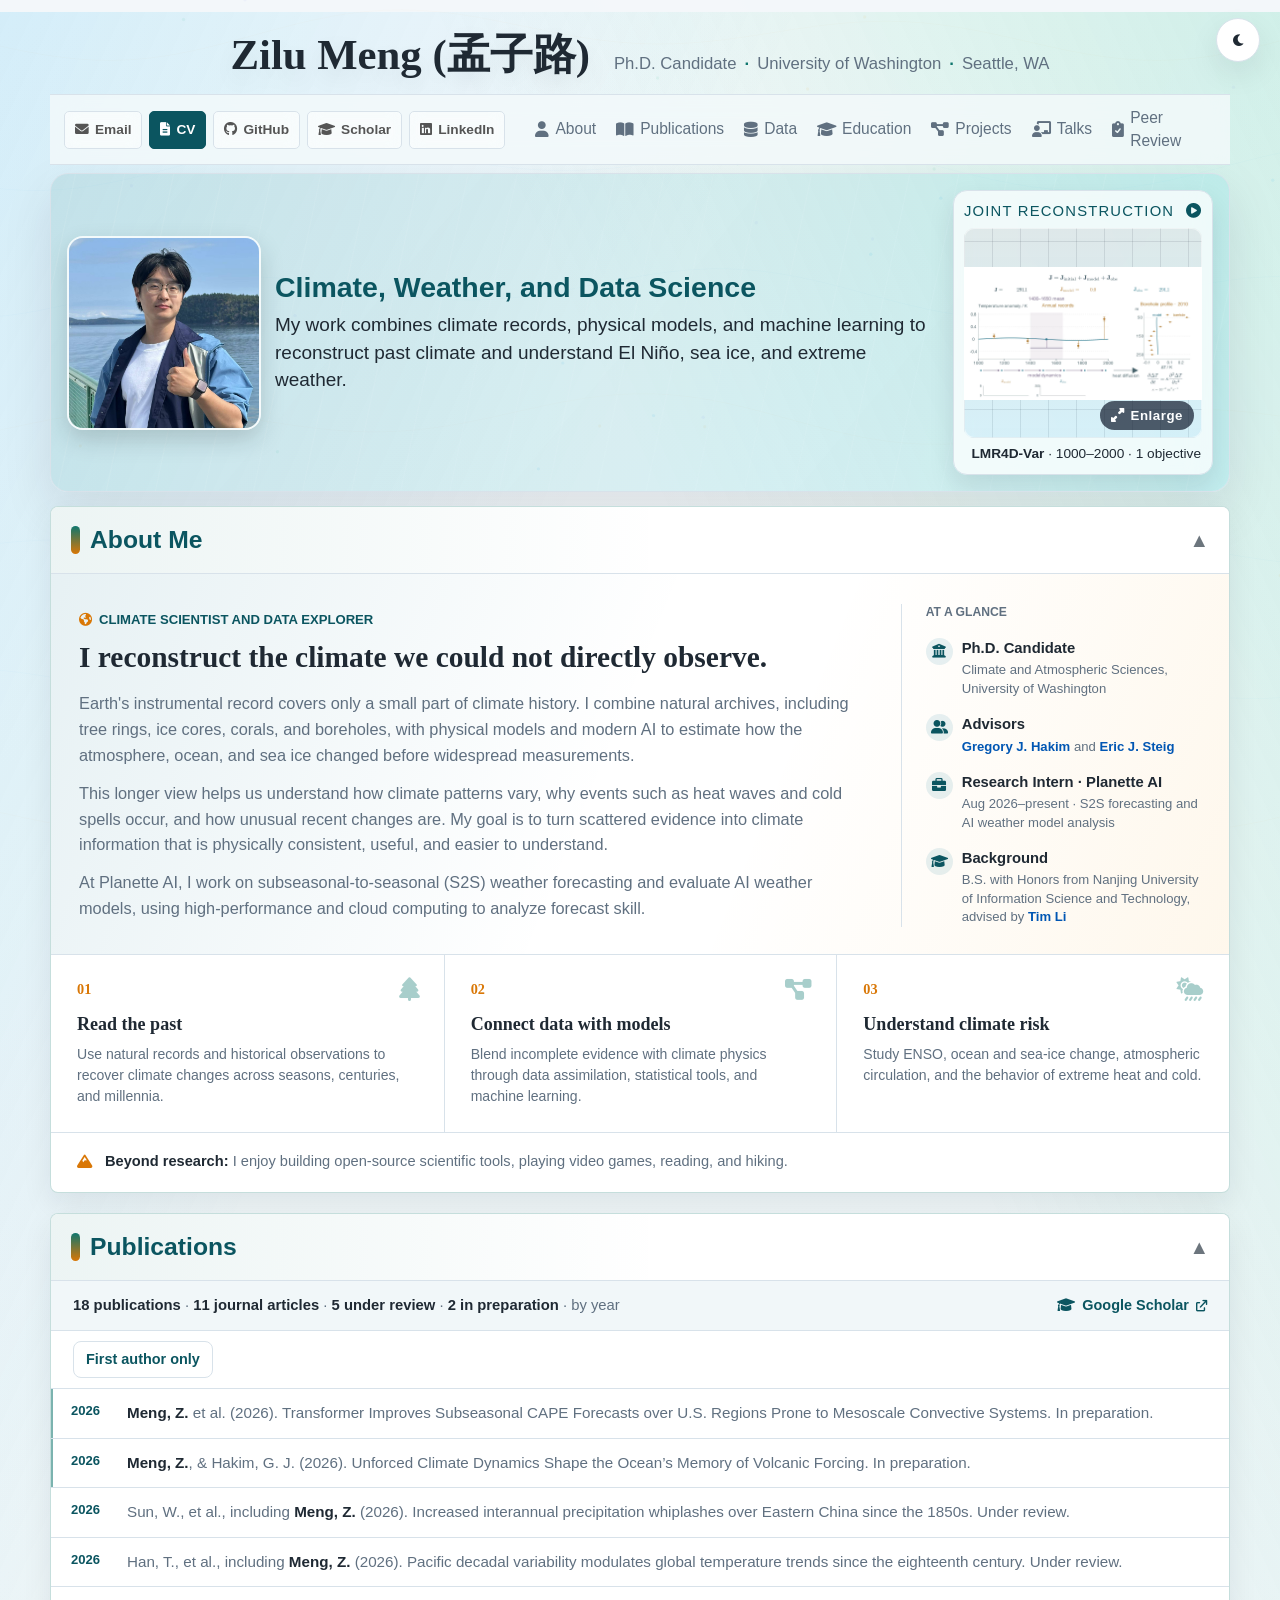
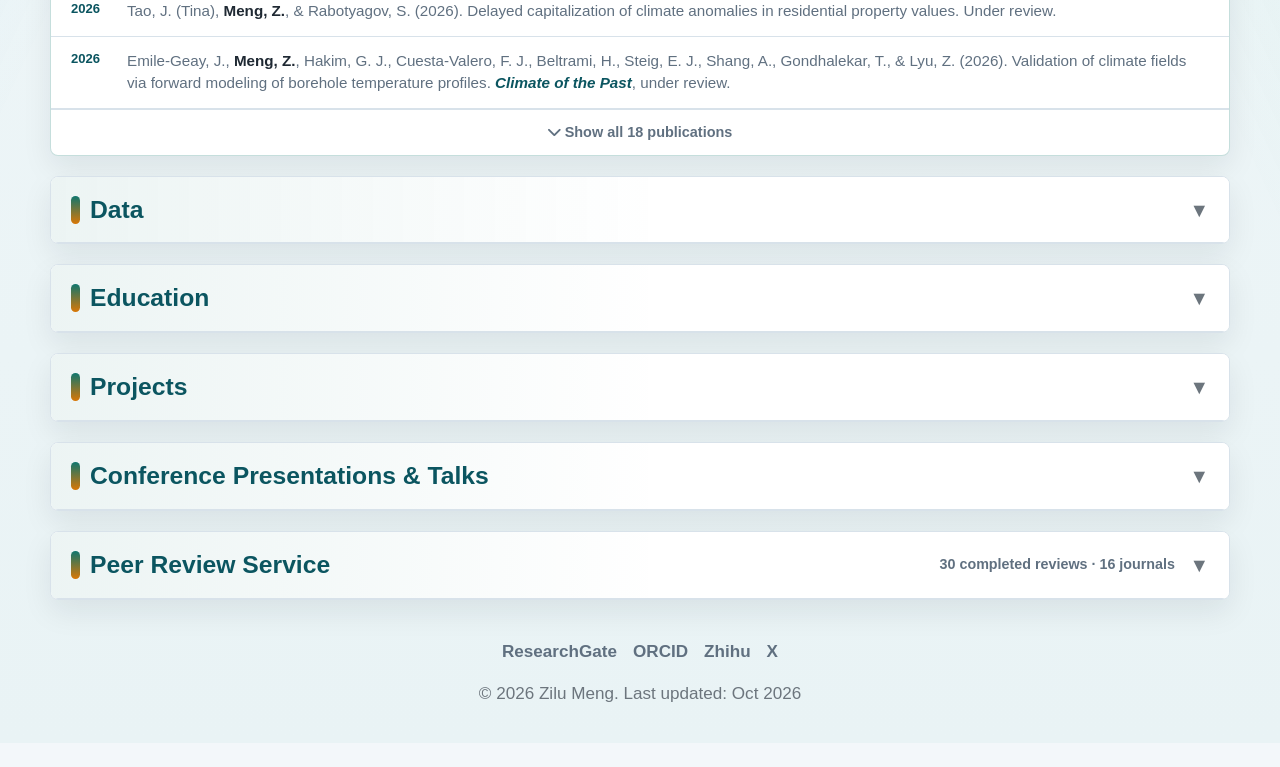
<file: index.html>
<!DOCTYPE html>
<html lang="en" data-page-node-id="V2KZTPH6d874dynOqmw6Ud">
<head data-page-node-id="Ha9L2BdqgZ7wy5o7xq7tH0">
    <meta charset="UTF-8" data-page-node-id="iaeqriwgFKsBRGsYHyKIXd">
    <meta name="viewport" content="width=device-width, initial-scale=1.0" data-page-node-id="jrIReNfMrRI62LTE4U1o1A">
    <meta id="theme-color" name="theme-color" content="#f3f7fa" data-page-node-id="QRQqtDiKyORQ4v78lxqILS">
    <title>Zilu Meng's Academic Page</title>

    <meta name="description" content="Zilu Meng is a PhD candidate in Climate and Atmospheric Sciences at the University of Washington. His research combines paleoclimate reconstruction, data assimilation, and machine learning to understand ENSO, sea ice, and extreme weather." data-page-node-id="osdu7Cz4sIMdeNFKntygy3">
    <link rel="canonical" href="https://zilum.github.io/" data-page-node-id="EJi84FYg37tNQ669ORExLB">
    <meta property="og:type" content="profile" data-page-node-id="33xuVCNS5uvL4eQyFmJrgT">
    <meta property="og:title" content="Zilu Meng (孟子路) — Climate, Weather, and Data Science" data-page-node-id="1tDIfxk7FUMzilwFTHA860">
    <meta property="og:description" content="PhD candidate at the University of Washington reconstructing past climate with data assimilation and machine learning." data-page-node-id="YlxdSZAeFBqewVpMLz8AY9">
    <meta property="og:image" content="https://zilum.github.io/new_fig.jpg" data-page-node-id="CLnY2XGxioWn0PFmJkWlyB">
    <meta property="og:url" content="https://zilum.github.io/" data-page-node-id="e0K63l0h9A4OYSzj2ggSmA">
    <meta name="twitter:card" content="summary_large_image" data-page-node-id="qjI0AH7uWMQaEyXlMGTm9u">
    <link rel="icon" href="data:image/svg+xml,%3Csvg xmlns='http://www.w3.org/2000/svg' viewBox='0 0 64 64'%3E%3Crect width='64' height='64' rx='14' fill='%230f766e'/%3E%3Ctext x='32' y='42' font-family='Georgia,serif' font-size='28' font-weight='700' fill='%23ffffff' text-anchor='middle'%3EZM%3C/text%3E%3C/svg%3E" data-page-node-id="lLQQEnCln6dXeoAmCrTnhG">

    <!-- Font Awesome (ensure integrity hash is correct if using) -->
    <link rel="stylesheet"
          href="https://cdnjs.cloudflare.com/ajax/libs/font-awesome/6.0.0-beta3/css/all.min.css"
          integrity="sha512-Fo3rlrZj/k7ujTnHg4CGR2D7kSs0v4LLanw2qksYuRlEzO+tcaEPQogQ0KaoGN26/zrn20ImR1DfuLWnOo7aBA==" 
          crossorigin="anonymous" 
          referrerpolicy="no-referrer" data-page-node-id="Mppen21Eho6TpUurPFGT9g" />

    <!-- Google tag (gtag.js) -->
    <script async src="https://www.googletagmanager.com/gtag/js?id=G-VGE6Y107VX"></script>
    <script>
      window.dataLayer = window.dataLayer || [];
      function gtag(){dataLayer.push(arguments);}
      gtag('js', new Date());
      gtag('config', 'G-VGE6Y107VX');
    </script>
    <!-- End of Google tag -->

    <style>
        /* Basic Setup */
        body {
            /* font-family: 'Times New Roman', Times, serif; */ /* Classic academic look */
            font-family: var(--font-body);
            font-size: 19px;
            line-height: 1.45; /* Reduced line height for compactness */
            margin: 0;
            padding: 0;
            background-color: #f8f9fa;
            color: #343a40;
        }
        .container {
            max-width: 1140px; /* Increased container width */
            margin: 30px auto;
            padding: 20px;
        }

        /* Links */
        a {
            color: #0056b3;
            text-decoration: none;
            transition: color 0.2s ease-in-out;
        }
        a:hover {
            color: #007bff;
            text-decoration: underline;
        }

        /* Images */
        img {
            max-width: 100%;
            height: auto;
            border-radius: 8px;
            transition: transform 0.2s ease-in-out;
        }
        img:hover {
            transform: scale(1.02);
        }

        /* Headings */
        h1 {
            text-align: center;
            color: #333;
            margin-bottom: 5px;
            margin-top: 0px;
            /* Updated font-family */
            font-family: 'Times New Roman', KaiTi, '楷体', serif; /* Prioritize Times New Roman, then KaiTi/楷体 for CJK, fallback to serif */
            font-size: 2.5em; /* Increased font size */
            font-weight: bold;
        }
        h3 {
            margin-top: 0;
            color: #0056b3;
        }

        /* Top Navigation Links */
        .nav-links {
            display: flex;
            justify-content: center;
            align-items: center;
            flex-wrap: wrap;
            gap: 1.2em; /* Slightly reduced gap */
            padding: 15px 0;
            margin-bottom: 25px;
            border-bottom: 1px solid #eee;
        }
        .nav-links a {
            color: #555;
            transition: color 0.2s ease-in-out;
        }
         .nav-links a:hover {
            color: #0056b3;
            text-decoration: none;
        }
        .nav-links i {
            margin-right: 0.3em;
        }

        /* Sections and Cards */
        .section {
            background-color: #fff;
            padding: 20px;
            margin-bottom: 20px; /* Kept this spacing for section clarity */
            border-radius: 8px;
            box-shadow: 0 2px 5px rgba(0, 0, 0, 0.08);
        }

        /* Collapsible Details/Summary Styling */
        details {
            background-color: #fff;
            border-radius: 8px;
            box-shadow: 0 2px 5px rgba(0, 0, 0, 0.08);
            margin-bottom: 20px; /* Reduced spacing between details sections */
            border: 1px solid #e9ecef;
        }
        details summary {
            cursor: pointer;
            outline: none;
            padding: 15px 20px;
            font-size: 1.3em;
            font-weight: bold;
            color: #0056b3;
            transition: background-color 0.2s ease-in-out;
            border-bottom: 1px solid #e9ecef;
            list-style: none;
            position: relative;
        }
        details summary:hover {
            background-color: #f8f9fa;
        }
        details summary::-webkit-details-marker {
           display: none;
        }
        details summary::after {
            content: "▼";
            font-size: 0.8em;
            position: absolute;
            right: 20px;
            top: 50%;
            transform: translateY(-50%);
            color: #6c757d;
            transition: transform 0.2s ease-in-out;
        }
        details[open] summary {
             border-bottom: 1px solid #e9ecef;
        }
        details[open] summary::after {
            content: "▲";
            transform: translateY(-50%) rotate(0deg);
        }
        details > *:not(summary) {
             padding: 20px;
        }
         details > *:last-child {
             margin-bottom: 0;
             padding-bottom: 20px;
         }

        /* Specific Layouts */
        /* Publications/Projects List Styling */
        details ol, details ul {
            padding-left: 2em;
        }
        details li {
            margin-bottom: 0.8em; /* Reduced space between list items */
        }

        /* Responsive Adjustments */
        /* Mobile First - Small devices (phones, 600px and down) */
        @media (max-width: 600px) {
            body {
                font-size: 16px;
                line-height: 1.5;
            }
            .container {
                max-width: 95%;
                margin: 15px auto;
                padding: 10px;
            }
            h1 {
                font-size: 1.6em;
                margin-bottom: 10px;
            }
            .nav-links {
                gap: 0.8em;
                padding: 10px 0;
                margin-bottom: 15px;
            }
            .nav-links a {
                font-size: 0.9em;
                padding: 8px 12px;
                border-radius: 20px;
                background-color: rgba(0, 86, 179, 0.1);
                transition: all 0.2s ease-in-out;
            }
            .nav-links a:hover {
                background-color: rgba(0, 86, 179, 0.2);
                transform: translateY(-1px);
            }
            details summary {
                font-size: 1.1em;
                padding: 12px 15px;
            }
            details summary::after {
                right: 15px;
            }
            details > *:not(summary) {
                padding: 15px;
            }
            .section {
                padding: 15px;
                margin-bottom: 15px;
            }
            /* Mobile-friendly lists */
            details ol, details ul {
                padding-left: 1.2em;
            }
            details li {
                margin-bottom: 1em;
                line-height: 1.6;
            }
        }

        /* Tablet devices (601px to 768px) */
        @media (min-width: 601px) and (max-width: 768px) {
            .container {
                max-width: 90%;
                padding: 15px;
            }
            h1 {
                font-size: 1.72em;
                max-width: calc(100% - 70px);
                margin-left: auto;
                margin-right: auto;
            }
            details summary {
                font-size: 1.2em;
            }
        }

        /* Large tablets and small desktops (769px to 1024px) */
        @media (min-width: 769px) and (max-width: 1024px) {
            .container {
                max-width: 85%;
            }
            .about-me-content img {
                width: 240px;
                height: 240px;
            }
        }

        /* Touch device improvements */
        @media (hover: none) and (pointer: coarse) {
            details summary {
                padding: 18px 20px;
                font-size: 1.15em;
            }
            .nav-links a {
                padding: 12px 16px;
                min-height: 44px; /* Apple's recommended touch target size */
                display: flex;
                align-items: center;
                justify-content: center;
            }
        }

        /* High DPI displays */
        @media (-webkit-min-device-pixel-ratio: 2), (min-resolution: 192dpi) {
            img {
                image-rendering: -webkit-optimize-contrast;
                image-rendering: crisp-edges;
            }
        }

        :root {
            --bg: #f5f9fb;
            --bg-2: #e9f3f5;
            --surface: #ffffff;
            --surface-soft: rgba(255, 255, 255, 0.72);
            --text: #1f2933;
            --muted: #607080;
            --accent: #0f766e;
            --accent-2: #0b5560;
            --accent-warm: #d97706;
            --border: #d8e2ea;
            --shadow: 0 12px 30px rgba(15, 23, 42, 0.08);
            --shadow-soft: 0 20px 50px rgba(15, 23, 42, 0.1);
            --font-heading: "Iowan Old Style", "Palatino Linotype", Palatino, "Songti SC", STSong, Georgia, serif;
            --font-body: -apple-system, BlinkMacSystemFont, "Segoe UI", Roboto, "PingFang SC", "Microsoft YaHei", Helvetica, Arial, sans-serif;
        }

        html {
            background: #f3f7fa;
            color-scheme: light;
        }

        html.dark {
            background: #0f172a;
            color-scheme: dark;
        }

        body.dark {
            --bg: #0f172a;
            --bg-2: #1e293b;
            --surface: #111827;
            --surface-soft: rgba(17, 24, 39, 0.7);
            --text: #e2e8f0;
            --muted: #9ca3af;
            --accent: #34d399;
            --accent-2: #10b981;
            --accent-warm: #fbbf24;
            --border: #334155;
            --shadow: 0 12px 30px rgba(0, 0, 0, 0.35);
            --shadow-soft: 0 22px 60px rgba(0, 0, 0, 0.42);
        }

        body {
            color: var(--text);
            background:
                linear-gradient(115deg, rgba(14, 165, 233, 0.14), transparent 34%),
                linear-gradient(245deg, rgba(16, 185, 129, 0.16), transparent 36%),
                linear-gradient(180deg, var(--bg), var(--bg-2));
            min-height: 100vh;
        }

        body::before {
            content: "";
            position: fixed;
            inset: 0;
            pointer-events: none;
            z-index: 0;
            background:
                linear-gradient(120deg, transparent 0 35%, rgba(34, 211, 238, 0.12) 42%, transparent 50% 100%),
                linear-gradient(240deg, transparent 0 48%, rgba(245, 158, 11, 0.1) 54%, transparent 62% 100%);
            background-size: 180% 180%, 220% 220%;
            animation: auroraSweep 42s ease-in-out infinite alternate;
            mix-blend-mode: screen;
            opacity: 0.55;
        }

        .cursor-spotlight {
            display: none; /* dialed back: too many simultaneous motion effects */
            position: fixed;
            left: 0;
            top: 0;
            width: 360px;
            height: 360px;
            border-radius: 50%;
            pointer-events: none;
            z-index: 0;
            opacity: 0;
            transform: translate3d(-50%, -50%, 0);
            background:
                radial-gradient(circle, rgba(34, 211, 238, 0.22), rgba(16, 185, 129, 0.12) 32%, transparent 68%);
            filter: blur(4px);
            mix-blend-mode: screen;
            transition: opacity 0.25s ease;
        }

        .climate-canvas {
            position: fixed;
            inset: 0;
            width: 100%;
            height: 100%;
            pointer-events: none;
            z-index: 0;
            opacity: 0.16;
        }

        .container {
            position: relative;
            z-index: 1;
            max-width: 1180px;
            margin: 12px auto 24px;
            padding: 12px 20px 20px;
        }

        #progress-bar {
            position: fixed;
            top: 0;
            left: 0;
            height: 4px;
            width: 0;
            background: linear-gradient(90deg, var(--accent), #22d3ee);
            z-index: 9999;
            transition: width 0.08s linear;
        }

        .theme-toggle,
        .back-to-top {
            position: fixed;
            right: 20px;
            width: 44px;
            height: 44px;
            border-radius: 999px;
            border: 1px solid var(--border);
            background: var(--surface);
            color: var(--text);
            box-shadow: var(--shadow);
            cursor: pointer;
            z-index: 1200;
            transition: transform 0.18s ease, border-color 0.18s ease, background 0.18s ease;
        }

        .theme-toggle:hover,
        .back-to-top:hover {
            transform: translateY(-2px);
            border-color: rgba(15, 118, 110, 0.42);
        }

        .theme-toggle {
            top: 18px;
        }

        .back-to-top {
            bottom: 24px;
            opacity: 0;
            visibility: hidden;
            transform: translateY(8px);
            transition: opacity 0.2s ease, transform 0.2s ease, visibility 0.2s ease;
        }

        .back-to-top.visible {
            opacity: 1;
            visibility: visible;
            transform: translateY(0);
        }

        .hero {
            position: relative;
            overflow: hidden;
            background:
                linear-gradient(130deg, rgba(15, 118, 110, 0.11), rgba(34, 211, 238, 0.13)),
                repeating-linear-gradient(102deg, transparent 0 23px, rgba(255, 255, 255, 0.16) 24px, transparent 25px 48px);
            border: 1px solid var(--border);
            border-radius: 18px;
            box-shadow: var(--shadow-soft);
            padding: 16px;
            margin: 8px 0 14px;
            display: grid;
            grid-template-columns: 190px minmax(0, 1fr) 260px;
            gap: 18px;
            align-items: center;
        }

        .hero::before {
            display: none; /* dialed back: redundant with climate-canvas contour lines */
            content: "";
            position: absolute;
            inset: -30% -10%;
            background:
                repeating-linear-gradient(8deg, transparent 0 34px, rgba(15, 118, 110, 0.1) 35px, transparent 37px 70px),
                repeating-linear-gradient(96deg, transparent 0 38px, rgba(245, 158, 11, 0.12) 39px, transparent 41px 82px);
            transform: translateX(-18px);
            animation: climateFieldDrift 18s linear infinite;
            z-index: -1;
        }

        .hero::after {
            display: none; /* dialed back: repeating light-sweep was distracting */
            content: "";
            position: absolute;
            inset: 0;
            background: linear-gradient(115deg, transparent 0 42%, rgba(255, 255, 255, 0.26) 48%, transparent 56% 100%);
            transform: translateX(-120%);
            animation: heroScan 8s ease-in-out infinite;
            pointer-events: none;
        }

        .data-rain {
            position: absolute;
            inset: 0;
            pointer-events: none;
            overflow: hidden;
            z-index: 0;
        }

        .data-rain span {
            position: absolute;
            left: var(--x);
            top: 105%;
            color: rgba(34, 211, 238, 0.34);
            font-family: "Courier New", monospace;
            font-size: 0.72em;
            letter-spacing: 0.08em;
            transform: rotate(-16deg);
            animation: dataRise var(--speed) linear infinite;
            animation-delay: var(--delay);
            white-space: nowrap;
        }

        body.dark .data-rain span {
            color: rgba(52, 211, 153, 0.3);
        }

        .hero > img,
        .hero > div:not(.data-rain),
        .hero > aside {
            position: relative;
            z-index: 1;
        }

        .hero-photo {
            width: 190px;
            height: 190px;
            border-radius: 16px;
            object-fit: cover;
            border: 2px solid rgba(255, 255, 255, 0.8);
            box-shadow: 0 10px 24px rgba(0, 0, 0, 0.16);
        }

        .hero h2 {
            margin: 0 0 7px;
            color: var(--accent-2);
            font-size: 1.5em;
            line-height: 1.15;
        }

        .hero p {
            margin: 0;
            color: var(--text);
        }

        .identity-strip {
            display: flex;
            justify-content: center;
            align-items: center;
            flex-wrap: wrap;
            gap: 8px;
            margin: 4px 0 8px;
            color: var(--muted);
            font-size: 0.88em;
        }

        .identity-strip span {
            display: inline-flex;
            align-items: center;
            gap: 8px;
        }

        .identity-strip span + span::before {
            content: "·";
            color: var(--accent);
            font-weight: 700;
        }

        .field-panel {
            box-sizing: border-box;
            width: 100%;
            border: 1px solid var(--border);
            border-radius: 14px;
            background: rgba(255, 255, 255, 0.74);
            box-shadow: 0 12px 26px rgba(15, 23, 42, 0.1);
            padding: 10px;
            backdrop-filter: blur(12px);
            transform-style: preserve-3d;
            transition: transform 0.22s ease, box-shadow 0.22s ease, border-color 0.22s ease;
        }

        .field-panel:hover {
            transform: translateY(-4px);
            border-color: rgba(34, 211, 238, 0.42);
            box-shadow: 0 22px 44px rgba(15, 23, 42, 0.18);
        }

        body.dark .field-panel {
            background: rgba(17, 24, 39, 0.76);
        }

        .field-title {
            display: flex;
            justify-content: space-between;
            align-items: center;
            color: var(--accent-2);
            font-size: 0.78em;
            letter-spacing: 0.08em;
            text-transform: uppercase;
            margin-bottom: 6px;
        }

        .field-map {
            position: relative;
            height: 210px;
            overflow: hidden;
            border-radius: 10px;
            background:
                linear-gradient(180deg, rgba(15, 23, 42, 0.08), rgba(14, 165, 233, 0.12)),
                repeating-linear-gradient(0deg, rgba(15, 23, 42, 0.1) 0 1px, transparent 1px 28px),
                repeating-linear-gradient(90deg, rgba(15, 23, 42, 0.1) 0 1px, transparent 1px 28px);
            display: grid;
            place-items: center;
            box-shadow: inset 0 0 0 1px rgba(255, 255, 255, 0.5);
        }

        .temperature-chart,
        .field-video {
            width: 100%;
            height: 100%;
            display: block;
            object-fit: contain;
        }

        .temperature-chart:hover {
            transform: none;
        }

        .field-video:hover {
            transform: none;
        }

        .field-video {
            cursor: zoom-in;
        }

        .field-expand {
            position: absolute;
            right: 8px;
            bottom: 8px;
            display: inline-flex;
            align-items: center;
            gap: 6px;
            padding: 5px 11px;
            border: 0;
            border-radius: 999px;
            background: rgba(15, 23, 42, 0.74);
            color: #fff;
            font: inherit;
            font-size: 0.7em;
            font-weight: 700;
            letter-spacing: 0.04em;
            cursor: pointer;
            opacity: 0.94;
            transition: background 0.18s ease, transform 0.18s ease;
        }

        .field-expand:hover {
            background: var(--accent-2);
            transform: translateY(-1px);
        }

        .video-modal {
            position: fixed;
            inset: 0;
            z-index: 10000;
            display: flex;
            align-items: center;
            justify-content: center;
            padding: clamp(12px, 3vw, 28px);
        }

        .video-modal[hidden] {
            display: none;
        }

        .video-modal-backdrop {
            position: absolute;
            inset: 0;
            background: rgba(15, 23, 42, 0.78);
            backdrop-filter: blur(5px);
        }

        .video-modal-frame {
            position: relative;
            z-index: 1;
            width: min(94vw, 1040px);
        }

        .video-modal-player {
            display: block;
            width: 100%;
            height: auto;
            max-height: 78vh;
            border-radius: 14px;
            background: #000;
            box-shadow: 0 30px 70px rgba(0, 0, 0, 0.5);
        }

        .video-modal-caption {
            margin: 12px 0 0 !important;
            color: #e5e7eb;
            font-size: 0.82em;
            text-align: center;
        }

        .video-modal-caption strong {
            color: #fff;
        }

        .video-modal-close {
            position: absolute;
            top: -16px;
            right: -16px;
            width: 38px;
            height: 38px;
            display: inline-flex;
            align-items: center;
            justify-content: center;
            border: 0;
            border-radius: 50%;
            background: var(--accent-2);
            color: #fff;
            font-size: 1em;
            cursor: pointer;
            box-shadow: 0 10px 22px rgba(0, 0, 0, 0.35);
        }

        .video-modal-close:hover {
            background: var(--accent);
        }

        body.modal-open {
            overflow: hidden;
        }

        .field-caption {
            margin: 6px 1px 0 !important;
            text-align: right;
            font-size: 0.72em;
            color: var(--muted);
        }

        .field-caption strong {
            color: var(--text);
        }

        .tilt-ready {
            will-change: transform;
        }

        .section,
        details {
            background-color: var(--surface);
            border-color: var(--border);
            box-shadow: var(--shadow);
        }

        .section {
            border: 1px solid var(--border);
        }

        details summary,
        h3 {
            color: var(--accent-2);
        }

        details summary,
        details[open] summary {
            border-bottom-color: var(--border);
        }

        h1 {
            color: var(--text);
            font-family: var(--font-heading);
            font-size: 2.25em;
            font-weight: 600;
            letter-spacing: 0;
            text-shadow: 0 10px 24px rgba(15, 23, 42, 0.08);
        }

        details {
            overflow: hidden;
            transition: border-color 0.2s ease, box-shadow 0.2s ease;
        }

        details[open] {
            border-color: rgba(15, 118, 110, 0.24);
        }

        details summary {
            display: flex;
            align-items: center;
            gap: 10px;
            background:
                linear-gradient(90deg, rgba(15, 118, 110, 0.08), transparent 52%),
                var(--surface);
        }

        details summary::before {
            content: "";
            width: 9px;
            height: 28px;
            border-radius: 999px;
            background: linear-gradient(180deg, var(--accent), var(--accent-warm));
            flex: 0 0 auto;
        }

        details summary:hover {
            background:
                linear-gradient(90deg, rgba(15, 118, 110, 0.12), transparent 58%),
                var(--surface);
        }

        body.dark h1 {
            color: #e5e7eb;
        }

        body.dark .nav-links {
            border-bottom-color: var(--border);
        }

        body.dark .nav-links a {
            color: #d1d5db;
        }

        body.dark .nav-links a:hover {
            color: var(--accent);
        }

        .nav-links {
            gap: 7px;
            padding: 2px 0 7px;
            border-bottom: 0;
        }

        .nav-links a {
            display: inline-flex;
            align-items: center;
            justify-content: center;
            gap: 6px;
            width: auto;
            height: 36px;
            min-height: 36px;
            padding: 0 10px;
            border: 1px solid var(--border);
            border-radius: 5px;
            background: rgba(255, 255, 255, 0.42);
            backdrop-filter: blur(8px);
            font-size: 0.72em;
            font-weight: 800;
        }

        .nav-links i {
            margin: 0;
        }

        .nav-links .cv-link {
            color: #fff;
            border-color: var(--accent-2);
            background: var(--accent-2);
        }

        .nav-links .cv-link:hover {
            color: #fff;
            border-color: var(--accent);
            background: var(--accent);
        }

        .nav-links a:hover {
            border-color: rgba(15, 118, 110, 0.24);
            background: rgba(255, 255, 255, 0.7);
            transform: translateY(-2px);
        }

        body.dark .nav-links a {
            background: rgba(17, 24, 39, 0.42);
        }

        body.dark .nav-links a:hover {
            background: rgba(17, 24, 39, 0.76);
        }

        body.dark .nav-links .cv-link,
        body.dark .nav-links .cv-link:hover {
            color: #07151b;
            background: var(--accent);
        }

        .footer-links {
            display: flex;
            justify-content: center;
            flex-wrap: wrap;
            gap: 6px 16px;
            margin-bottom: 8px;
        }

        .footer-links a {
            color: var(--muted);
            font-weight: 700;
        }

        .footer-links a:hover {
            color: var(--accent-2);
        }

        .section-nav {
            position: sticky;
            top: 0;
            z-index: 900;
            display: flex;
            justify-content: center;
            gap: 16px;
            flex-wrap: wrap;
            width: 100%;
            max-width: none;
            margin: 0 auto 8px;
            padding: 6px 0;
            border-top: 1px solid var(--border);
            border-bottom: 1px solid var(--border);
            background: rgba(243, 249, 250, 0.82);
            backdrop-filter: blur(14px);
        }

        body.dark .section-nav {
            background: rgba(17, 24, 39, 0.72);
        }

        .section-nav a {
            display: inline-flex;
            align-items: center;
            gap: 6px;
            padding: 5px 2px;
            border-radius: 0;
            color: var(--muted);
            font-size: 0.82em;
            text-decoration: none;
            transition: color 0.18s ease, background 0.18s ease, transform 0.18s ease;
        }

        .section-nav a:hover {
            color: var(--accent-2);
            background: transparent;
            text-decoration: none;
        }

        .profile-header {
            margin-bottom: 8px;
        }

        .profile-primary {
            display: flex;
            align-items: baseline;
            justify-content: center;
            gap: 24px;
            margin-bottom: 8px;
        }

        .profile-primary h1,
        .profile-primary .identity-strip {
            margin: 0;
        }

        .profile-primary h1 {
            white-space: nowrap;
        }

        .profile-actions {
            position: sticky;
            top: 0;
            z-index: 900;
            display: flex;
            align-items: center;
            justify-content: center;
            gap: 28px;
            width: 100%;
            box-sizing: border-box;
            padding: 7px 14px;
            border-top: 1px solid var(--border);
            border-bottom: 1px solid var(--border);
            background: rgba(243, 249, 250, 0.82);
            backdrop-filter: blur(14px);
        }

        body.dark .profile-actions {
            background: rgba(17, 24, 39, 0.82);
        }

        .profile-actions .nav-links {
            flex-wrap: nowrap;
            margin: 0;
            padding: 0;
        }

        .profile-actions .section-nav {
            position: static;
            width: auto;
            margin: 0;
            padding: 0;
            border: 0;
            background: transparent;
            backdrop-filter: none;
            flex-wrap: nowrap;
        }

        .publication-section {
            padding: 0 !important;
            border: 0;
            box-shadow: none;
            background: transparent;
        }

        .pub-overview {
            display: flex;
            align-items: center;
            justify-content: space-between;
            gap: 18px;
            padding: 14px 22px;
            border-bottom: 1px solid var(--border);
            background: rgba(14, 116, 144, 0.055);
        }

        .pub-overview p {
            margin: 0;
            color: var(--muted);
            font-size: 0.78em;
        }

        .pub-overview p strong {
            color: var(--text);
        }

        .pub-filter-bar {
            padding: 10px 22px;
            border-bottom: 1px solid var(--border);
        }

        .pub-author-filter {
            padding: 7px 12px;
            border: 1px solid var(--border);
            border-radius: 8px;
            background: transparent;
            color: var(--accent-2);
            font: inherit;
            font-size: 0.76em;
            font-weight: 700;
            cursor: pointer;
        }

        .pub-author-filter:hover,
        .pub-author-filter[aria-pressed="true"] {
            background: rgba(15, 118, 110, 0.1);
            border-color: var(--accent-2);
        }

        .pub-scholar-link {
            display: inline-flex;
            align-items: center;
            gap: 7px;
            flex: 0 0 auto;
            color: var(--accent-2);
            font-size: 0.76em;
            font-weight: 800;
            text-decoration: none;
            transition: color 0.18s ease, transform 0.18s ease;
        }

        .pub-scholar-link:hover {
            color: var(--accent);
            transform: translateY(-1px);
        }

        .pub-scholar-link .fa-arrow-up-right-from-square {
            font-size: 0.78em;
        }

        #publications ol {
            list-style: none;
            margin: 0;
            padding: 0;
        }

        #publications ol li {
            position: relative;
            margin: 0;
            padding: 13px 20px 13px 76px;
            border-bottom: 1px solid var(--border);
            color: var(--muted);
            font-size: 0.8em;
            line-height: 1.48;
            transition: background 0.18s ease, border-color 0.18s ease;
        }

        #publications ol li:last-child {
            border-bottom: 0;
        }

        #publications ol li:hover {
            background: linear-gradient(90deg, rgba(15, 118, 110, 0.07), transparent 72%);
        }

        #publications ol li::before {
            content: attr(data-year);
            position: absolute;
            left: 20px;
            top: 15px;
            color: var(--accent-2);
            font-size: 0.86em;
            font-weight: 800;
            line-height: 1;
        }

        #publications ol li.first-author {
            box-shadow: inset 2px 0 0 rgba(15, 118, 110, 0.55);
        }

        #publications ol li strong {
            color: var(--text);
        }

        #publications ol li em {
            color: var(--accent-2);
            font-weight: 700;
        }

        .pub-resource {
            display: inline;
            margin-left: 4px;
            padding: 0;
            border: 0;
            color: var(--accent-2);
            background: transparent;
            font-size: 0.9em;
            font-weight: 700;
            text-decoration: none;
        }

        .pub-resource:hover {
            text-decoration: underline;
        }

        .pub-video-card {
            display: flex;
            align-items: center;
            gap: 12px;
            margin: 9px 0 2px;
            padding: 10px 14px;
            border: 1px solid var(--border);
            border-radius: 12px;
            background: rgba(15, 118, 110, 0.06);
            color: var(--text);
            text-decoration: none;
            transition: background 0.18s ease, border-color 0.18s ease, transform 0.18s ease;
        }

        .pub-video-card:hover {
            background: rgba(15, 118, 110, 0.13);
            border-color: var(--accent-2);
            transform: translateY(-1px);
        }

        .pub-video-card .pub-video-icon {
            display: inline-flex;
            align-items: center;
            justify-content: center;
            flex: 0 0 auto;
            width: 30px;
            height: 30px;
            border-radius: 50%;
            background: var(--accent-2);
            color: #fff;
            font-size: 1.05em;
        }

        .pub-video-body {
            display: flex;
            flex-direction: column;
            gap: 3px;
            min-width: 0;
        }

        .pub-video-title {
            color: var(--accent-2);
            font-size: 0.88em;
            font-weight: 800;
        }

        .pub-video-desc {
            color: var(--muted);
            font-size: 0.8em;
            line-height: 1.42;
        }

        .pub-video-card .fa-arrow-up-right-from-square {
            margin-left: auto;
            flex: 0 0 auto;
            color: var(--muted);
            font-size: 0.8em;
        }

        .pub-article-card {
            display: flex;
            align-items: center;
            gap: 12px;
            margin: 9px 0 2px;
            padding: 10px 14px;
            border: 1px solid var(--border);
            border-radius: 12px;
            background: rgba(180, 97, 34, 0.06);
            color: var(--text);
            text-decoration: none;
            transition: background 0.18s ease, border-color 0.18s ease, transform 0.18s ease;
        }

        .pub-article-card:hover {
            background: rgba(180, 97, 34, 0.13);
            border-color: #b46122;
            transform: translateY(-1px);
        }

        .pub-article-card .pub-article-icon {
            display: inline-flex;
            align-items: center;
            justify-content: center;
            flex: 0 0 auto;
            width: 30px;
            height: 30px;
            border-radius: 50%;
            background: #b46122;
            color: #fff;
            font-size: 1.05em;
        }

        .pub-article-body {
            display: flex;
            flex-direction: column;
gap: 3px;
            min-width: 0;
        }

        .pub-article-title {
            color: #b46122;
            font-size: 0.88em;
            font-weight: 800;
        }

        .pub-article-desc {
            color: var(--muted);
            font-size: 0.8em;
            line-height: 1.42;
        }

        .pub-article-card .fa-arrow-up-right-from-square {
            margin-left: auto;
            flex: 0 0 auto;
            color: var(--muted);
            font-size: 0.8em;
        }

        .pub-toggle {
            display: block;
            width: 100%;
            padding: 12px 20px;
            border: 0;
            border-top: 1px solid var(--border);
            background: transparent;
            color: var(--muted);
            font: inherit;
            font-size: 0.76em;
            font-weight: 800;
            cursor: pointer;
        }

        .pub-toggle:hover {
            color: var(--accent-2);
            background: rgba(15, 118, 110, 0.045);
        }

        .hidden-pub {
            display: none;
        }

        .about-section {
            padding: 0 !important;
            border: 0;
            box-shadow: none;
            background: transparent;
        }

        .about-lead {
            display: grid;
            grid-template-columns: minmax(0, 1.45fr) minmax(260px, 0.55fr);
            gap: 30px;
            padding: 30px 28px 27px;
            background:
                linear-gradient(112deg, rgba(14, 116, 144, 0.1), transparent 48%),
                linear-gradient(292deg, rgba(245, 158, 11, 0.08), transparent 40%);
        }

        .about-kicker {
            display: inline-flex;
            align-items: center;
            gap: 7px;
            margin-bottom: 11px;
            color: var(--accent-2);
            font-size: 0.69em;
            font-weight: 900;
            text-transform: uppercase;
        }

        .about-kicker i {
            color: var(--accent-warm);
        }

        .about-headline {
            max-width: 760px;
            margin: 0 0 15px;
            color: var(--text);
            font-family: var(--font-heading);
            font-size: 1.55em;
            line-height: 1.22;
        }

        .about-story p {
            margin: 0 0 12px;
            color: var(--muted);
            font-size: 0.86em;
            line-height: 1.58;
        }

        .about-story p:last-child {
            margin-bottom: 0;
        }

        .about-current {
            display: grid;
            align-content: center;
            gap: 16px;
            padding-left: 24px;
            border-left: 1px solid var(--border);
        }

        .about-current-label {
            grid-column: 1 / -1;
            color: var(--muted);
            font-size: 0.64em;
            font-weight: 900;
            text-transform: uppercase;
        }

        .about-current-item {
            display: grid;
            grid-template-columns: 27px minmax(0, 1fr);
            gap: 9px;
            align-items: start;
        }

        .about-current-item > i {
            display: grid;
            place-items: center;
            width: 27px;
            height: 27px;
            border-radius: 50%;
            color: var(--accent-2);
            background: rgba(14, 116, 144, 0.1);
            font-size: 0.72em;
        }

        .about-current-item strong {
            display: block;
            margin-bottom: 2px;
            color: var(--text);
            font-size: 0.78em;
        }

        .about-current-item span {
            display: block;
            color: var(--muted);
            font-size: 0.69em;
            line-height: 1.4;
        }

        .about-current-item a {
            font-weight: 800;
        }

        .about-lens {
            display: grid;
            grid-template-columns: repeat(3, minmax(0, 1fr));
            border-top: 1px solid var(--border);
            border-bottom: 1px solid var(--border);
        }

        .about-lens-item {
            position: relative;
            padding: 24px 26px 25px;
        }

        .about-lens-item + .about-lens-item {
            border-left: 1px solid var(--border);
        }

        .about-lens-number {
            display: block;
            margin-bottom: 12px;
            color: var(--accent-warm);
            font-family: var(--font-heading);
            font-size: 0.75em;
            font-weight: 900;
        }

        .about-lens-item i {
            position: absolute;
            top: 23px;
            right: 24px;
            color: color-mix(in srgb, var(--accent) 36%, transparent);
            font-size: 1.25em;
        }

        .about-lens-item strong {
            display: block;
            margin-bottom: 7px;
            color: var(--text);
            font-family: var(--font-heading);
            font-size: 0.95em;
        }

        .about-lens-item p {
            margin: 0;
            color: var(--muted);
            font-size: 0.74em;
            line-height: 1.48;
        }

        .about-personal {
            display: flex;
            gap: 13px;
            align-items: center;
            padding: 18px 26px 20px;
            color: var(--muted);
            font-size: 0.77em;
        }

        .about-personal i {
            color: var(--accent-warm);
            font-size: 1.05em;
        }

        .about-personal strong {
            color: var(--text);
        }

        .about-personal p {
            margin: 0;
        }

        .education-section {
            padding: 0 !important;
            border: 0;
            box-shadow: none;
            background: transparent;
        }

        .education-intro {
            display: flex;
            justify-content: space-between;
            gap: 24px;
            align-items: center;
            padding: 24px 26px;
            border-bottom: 1px solid var(--border);
            background:
                linear-gradient(105deg, rgba(75, 46, 131, 0.1), transparent 48%),
                linear-gradient(285deg, rgba(14, 116, 144, 0.08), transparent 42%);
        }

        .education-intro h3 {
            margin: 0 0 5px;
            color: var(--text);
            font-size: 1.18em;
        }

        .education-intro p {
            max-width: 690px;
            margin: 0;
            color: var(--muted);
            font-size: 0.84em;
        }

        .education-range {
            flex: 0 0 auto;
            display: inline-flex;
            align-items: center;
            gap: 8px;
            color: var(--accent-2);
            font-family: var(--font-heading);
            font-size: 0.88em;
            font-weight: 800;
            white-space: nowrap;
        }

        .education-range i {
            color: var(--accent-warm);
        }

        .education-timeline {
            padding: 8px 26px 20px;
        }

        .education-entry {
            --school-color: #4b2e83;
            --school-accent: #b7a57a;
            position: relative;
            display: grid;
            grid-template-columns: 112px minmax(0, 1fr);
            gap: 26px;
            padding: 25px 0 30px;
        }

        .education-entry + .education-entry {
            border-top: 1px solid var(--border);
        }

        .education-entry.nuist {
            --school-color: #075985;
            --school-accent: #14b8a6;
        }

        .education-rail {
            position: relative;
            display: flex;
            flex-direction: column;
            align-items: center;
            gap: 10px;
        }

        .education-entry:not(:last-child) .education-rail::after {
            content: "";
            position: absolute;
            top: 86px;
            bottom: -41px;
            left: 50%;
            width: 2px;
            background: linear-gradient(var(--school-color), var(--school-accent), transparent);
            transform: translateX(-50%);
        }

        .education-mark {
            position: relative;
            z-index: 1;
            display: grid;
            place-items: center;
            width: 74px;
            height: 74px;
            border: 2px solid color-mix(in srgb, var(--school-accent) 58%, #fff);
            border-radius: 8px;
            color: #fff;
            background: var(--school-color);
            box-shadow: 0 10px 22px color-mix(in srgb, var(--school-color) 24%, transparent);
            font-family: var(--font-heading);
            font-size: 2em;
            font-weight: 900;
            letter-spacing: 0;
        }

        .education-entry.nuist .education-mark {
            font-family: Tahoma, Geneva, Verdana, sans-serif;
            font-size: 0.78em;
        }

        .education-period {
            color: var(--muted);
            font-size: 0.69em;
            font-weight: 800;
            line-height: 1.35;
            text-align: center;
        }

        .education-body {
            min-width: 0;
        }

        .education-heading {
            display: flex;
            justify-content: space-between;
            gap: 18px;
            align-items: flex-start;
            margin-bottom: 18px;
        }

        .education-degree {
            margin: 0 0 5px;
            color: var(--text);
            font-family: var(--font-heading);
            font-size: 1.18em;
            line-height: 1.25;
        }

        .education-institution {
            margin: 0 0 6px;
            color: var(--school-color);
            font-size: 0.88em;
            font-weight: 800;
        }

        body.dark .education-institution {
            color: color-mix(in srgb, var(--school-accent) 72%, #fff);
        }

        .education-location {
            margin: 0;
            color: var(--muted);
            font-size: 0.73em;
        }

        .education-location i {
            width: 16px;
            color: var(--school-accent);
        }

        .education-status {
            flex: 0 0 auto;
            display: inline-flex;
            align-items: center;
            gap: 6px;
            padding: 6px 9px;
            border-radius: 999px;
            color: var(--school-color);
            background: color-mix(in srgb, var(--school-color) 9%, transparent);
            font-size: 0.69em;
            font-weight: 900;
        }

        body.dark .education-status {
            color: color-mix(in srgb, var(--school-accent) 76%, #fff);
        }

        .education-details {
            display: grid;
            grid-template-columns: repeat(2, minmax(0, 1fr));
            gap: 15px 26px;
        }

        .education-detail {
            display: grid;
            grid-template-columns: 24px minmax(0, 1fr);
            gap: 9px;
            align-items: start;
            padding-top: 12px;
            border-top: 1px solid var(--border);
        }

        .education-detail.wide {
            grid-column: 1 / -1;
        }

        .education-detail > i {
            padding-top: 3px;
            color: var(--school-accent);
            font-size: 0.88em;
            text-align: center;
        }

        .education-detail-label {
            display: block;
            margin-bottom: 4px;
            color: var(--muted);
            font-size: 0.64em;
            font-weight: 900;
            text-transform: uppercase;
        }

        .education-detail p {
            margin: 0;
            color: var(--text);
            font-size: 0.78em;
            line-height: 1.45;
        }

        .education-detail a {
            font-weight: 800;
        }

        .education-rank {
            display: inline-flex;
            align-items: center;
            gap: 5px;
            margin-left: 7px;
            padding: 3px 7px;
            border-radius: 999px;
            color: var(--school-color);
            background: color-mix(in srgb, var(--school-accent) 16%, transparent);
            font-size: 0.82em;
            font-weight: 900;
            white-space: nowrap;
        }

        body.dark .education-rank {
            color: color-mix(in srgb, var(--school-accent) 76%, #fff);
        }

        .education-actions {
            display: inline-flex;
            flex-wrap: wrap;
            gap: 7px;
            margin-left: 7px;
        }

        .education-actions a {
            display: inline-flex;
            align-items: center;
            gap: 5px;
            padding: 4px 7px;
            border: 1px solid var(--border);
            border-radius: 6px;
            background: var(--surface);
            font-size: 0.86em;
        }

        .education-actions a:hover {
            border-color: var(--school-accent);
            text-decoration: none;
            transform: translateY(-1px);
        }

        .talks-section {
            padding: 0 !important;
            border: 0;
            box-shadow: none;
            background: transparent;
        }

        .talks-intro {
            display: flex;
            justify-content: space-between;
            gap: 24px;
            align-items: center;
            padding: 24px 26px;
            border-bottom: 1px solid var(--border);
            background:
                linear-gradient(105deg, rgba(14, 116, 144, 0.1), transparent 48%),
                linear-gradient(285deg, rgba(245, 158, 11, 0.08), transparent 42%);
        }

        .talks-intro h3 {
            margin: 0 0 5px;
            color: var(--text);
            font-size: 1.18em;
        }

        .talks-intro p {
            max-width: 650px;
            margin: 0;
            color: var(--muted);
            font-size: 0.84em;
        }

        .talks-count {
            flex: 0 0 auto;
            display: flex;
            align-items: baseline;
            gap: 7px;
            color: var(--muted);
            font-size: 0.72em;
            font-weight: 700;
        }

        .talks-count strong {
            color: var(--accent-2);
            font-family: var(--font-heading);
            font-size: 3.4em;
            line-height: 0.8;
        }

        .talk-legend {
            display: flex;
            flex-wrap: wrap;
            gap: 8px;
            padding: 15px 26px;
            border-bottom: 1px solid var(--border);
        }

        .talk-legend span,
        .talk-type {
            display: inline-flex;
            align-items: center;
            gap: 6px;
            border-radius: 999px;
            font-size: 0.7em;
            font-weight: 800;
        }

        .talk-legend span {
            padding: 6px 10px;
            color: var(--muted);
            background: rgba(148, 163, 184, 0.1);
        }

        .talk-legend i {
            color: var(--talk-color);
        }

        .talk-timeline {
            padding: 12px 26px 27px;
        }

        .talk-year-group {
            display: grid;
            grid-template-columns: 82px minmax(0, 1fr);
            gap: 20px;
            position: relative;
            padding-top: 18px;
        }

        .talk-year {
            position: sticky;
            top: 92px;
            align-self: start;
            z-index: 2;
            padding: 7px 0;
            color: var(--accent-2);
            font-family: var(--font-heading);
            font-size: 1.35em;
            font-weight: 800;
            letter-spacing: 0;
        }

        .talk-year-events {
            position: relative;
            display: grid;
            gap: 0;
            padding-left: 28px;
        }

        .talk-year-events::before {
            content: "";
            position: absolute;
            top: 12px;
            bottom: -18px;
            left: 6px;
            width: 2px;
            background: linear-gradient(var(--accent), rgba(148, 163, 184, 0.15));
        }

        .talk-year-group:last-child .talk-year-events::before {
            bottom: 16px;
        }

        .talk-event {
            --talk-color: #0f766e;
            position: relative;
            display: grid;
            grid-template-columns: 62px minmax(0, 1fr);
            gap: 18px;
            padding: 13px 0 17px;
            border-bottom: 1px solid var(--border);
        }

        .talk-event:last-child {
            border-bottom: 0;
        }

        .talk-event::before {
            content: "";
            position: absolute;
            top: 22px;
            left: -27px;
            width: 10px;
            height: 10px;
            border: 3px solid var(--surface);
            border-radius: 50%;
            background: var(--talk-color);
            box-shadow: 0 0 0 3px color-mix(in srgb, var(--talk-color) 22%, transparent);
            transition: transform 0.2s ease, box-shadow 0.2s ease;
        }

        .talk-event:hover::before {
            transform: scale(1.25);
            box-shadow: 0 0 0 7px color-mix(in srgb, var(--talk-color) 16%, transparent);
        }

        .talk-event.invited {
            --talk-color: #0f766e;
        }

        .talk-event.oral {
            --talk-color: #d97706;
        }

        .talk-event.poster {
            --talk-color: #0284c7;
        }

        .talk-event.seminar {
            --talk-color: #7c3aed;
        }

        .talk-event.host {
            --talk-color: #059669;
        }

        .talk-month {
            padding-top: 3px;
            color: var(--talk-color);
            font-size: 0.75em;
            font-weight: 900;
            text-transform: uppercase;
        }

        .talk-content {
            min-width: 0;
        }

        .talk-heading {
            display: flex;
            flex-wrap: wrap;
            gap: 8px 10px;
            align-items: center;
            margin-bottom: 4px;
        }

        .talk-heading strong {
            color: var(--text);
            font-size: 0.94em;
            line-height: 1.3;
        }

        .talk-type {
            padding: 4px 8px;
            color: var(--talk-color);
            background: color-mix(in srgb, var(--talk-color) 10%, transparent);
        }

        .talk-location {
            margin: 0 0 7px;
            color: var(--muted);
            font-size: 0.72em;
        }

        .talk-location i {
            width: 15px;
            color: var(--talk-color);
        }

        .talk-title {
            margin: 0;
            color: var(--text);
            font-family: var(--font-heading);
            font-size: 0.91em;
            font-style: italic;
            line-height: 1.38;
        }

        .talk-preview {
            position: relative;
            display: block;
            box-sizing: border-box;
            width: min(100%, 310px);
            margin-top: 13px;
            overflow: hidden;
            border: 1px solid var(--border);
            border-radius: 6px;
            background: var(--surface);
            box-shadow: 0 10px 24px rgba(15, 23, 42, 0.13);
        }

        .talk-preview img {
            display: block;
            width: 100%;
            aspect-ratio: 16 / 9;
            border-radius: 0;
            object-fit: cover;
            transform: none;
            transition: transform 0.3s ease, filter 0.3s ease;
        }

        .talk-preview span {
            position: absolute;
            right: 9px;
            bottom: 9px;
            display: inline-flex;
            align-items: center;
            gap: 6px;
            padding: 6px 9px;
            border-radius: 5px;
            color: #fff;
            background: rgba(7, 18, 30, 0.78);
            font-size: 0.68em;
            font-weight: 800;
            backdrop-filter: blur(8px);
        }

        .talk-preview:hover {
            text-decoration: none;
        }

        .talk-preview:hover img {
            transform: scale(1.015);
            filter: saturate(1.05);
        }

        .talk-actions {
            display: flex;
            flex-wrap: wrap;
            gap: 7px;
            margin-top: 9px;
        }

        .talk-actions a {
            display: inline-flex;
            align-items: center;
            gap: 5px;
            padding: 5px 8px;
            border: 1px solid var(--border);
            border-radius: 6px;
            color: var(--accent-2);
            background: var(--surface);
            font-size: 0.68em;
            font-weight: 800;
        }

        .talk-actions a:hover {
            border-color: var(--accent);
            text-decoration: none;
            transform: translateY(-1px);
        }

        .peer-review summary .review-total {
            margin-left: auto;
            margin-right: 34px;
            color: var(--muted);
            font-size: 0.58em;
            font-weight: 700;
            letter-spacing: 0;
        }

        .peer-review-section {
            padding: 0 !important;
            border: 0;
            box-shadow: none;
            background: transparent;
        }

        .review-intro {
            display: grid;
            grid-template-columns: auto 1fr;
            gap: 18px;
            align-items: center;
            padding: 24px 26px 18px;
        }

        .review-intro .review-number {
            font-family: var(--font-heading);
            font-size: 3.5em;
            line-height: 0.9;
            color: var(--accent-2);
        }

        .review-intro strong {
            display: block;
            color: var(--text);
            font-size: 1.05em;
            margin-bottom: 4px;
        }

        .review-intro p {
            margin: 0;
            color: var(--muted);
            font-size: 0.9em;
        }

        .journal-shelf {
            position: relative;
            display: grid;
            grid-template-columns: repeat(6, minmax(0, 1fr));
            gap: 17px;
            align-items: end;
            padding: 28px 26px 36px;
            overflow: hidden;
            perspective: 900px;
            background:
                linear-gradient(180deg, rgba(14, 116, 144, 0.04), rgba(15, 118, 110, 0.1)),
                repeating-linear-gradient(0deg, transparent 0 31px, rgba(14, 116, 144, 0.05) 32px);
        }

        .journal-shelf::after {
            content: "";
            position: absolute;
            right: 18px;
            bottom: 20px;
            left: 18px;
            height: 10px;
            border-radius: 3px;
            background: linear-gradient(90deg, #0f766e, #22d3ee 46%, #f59e0b);
            box-shadow: 0 10px 22px rgba(15, 23, 42, 0.2);
        }

        .journal-cover {
            --tilt: 0deg;
            position: relative;
            z-index: 1;
            display: block;
            aspect-ratio: 0.76;
            overflow: hidden;
            border: 1px solid rgba(255, 255, 255, 0.72);
            border-radius: 5px;
            background: #e2e8f0;
            box-shadow: 0 14px 28px rgba(15, 23, 42, 0.2);
            transform: rotate(var(--tilt));
            transform-origin: center bottom;
            animation: coverFloat 5.6s ease-in-out infinite;
            animation-delay: var(--delay, 0s);
            transition: transform 0.28s ease, box-shadow 0.28s ease;
        }

        .journal-cover:hover {
            z-index: 3;
            text-decoration: none;
            transform: rotate(0deg) translateY(-12px) scale(1.055);
            box-shadow: 0 24px 42px rgba(15, 23, 42, 0.32);
        }

        .journal-cover img {
            width: 100%;
            height: 100%;
            display: block;
            border-radius: 0;
            object-fit: cover;
            transition: transform 0.35s ease, filter 0.35s ease;
        }

        .journal-cover:hover img {
            transform: scale(1.035);
            filter: saturate(1.08);
        }

        .journal-cover::after {
            content: "";
            position: absolute;
            inset: -45% -80%;
            background: linear-gradient(105deg, transparent 42%, rgba(255, 255, 255, 0.46) 49%, transparent 56%);
            transform: translateX(-40%);
            transition: transform 0.65s ease;
            pointer-events: none;
        }

        .journal-cover:hover::after {
            transform: translateX(38%);
        }

        .cover-count {
            position: absolute;
            z-index: 2;
            top: 8px;
            right: 8px;
            display: grid;
            place-items: center;
            min-width: 28px;
            height: 28px;
            padding: 0 7px;
            border-radius: 999px;
            background: rgba(7, 18, 30, 0.82);
            color: #fff;
            font-size: 0.72em;
            font-weight: 800;
            backdrop-filter: blur(8px);
        }

        .cover-label {
            position: absolute;
            z-index: 2;
            right: 0;
            bottom: 0;
            left: 0;
            min-height: 48px;
            display: flex;
            align-items: flex-end;
            padding: 25px 9px 9px;
            color: #fff;
            font-size: 0.68em;
            font-weight: 800;
            line-height: 1.18;
            text-shadow: 0 1px 3px rgba(0, 0, 0, 0.72);
            background: linear-gradient(transparent, rgba(3, 12, 22, 0.92));
        }

        .review-more {
            display: grid;
            grid-template-columns: auto 1fr;
            gap: 20px;
            align-items: start;
            padding: 23px 26px 27px;
        }

        .review-more h4 {
            margin: 2px 0 0;
            color: var(--text);
            font-size: 0.88em;
            white-space: nowrap;
        }

        .review-journal-list {
            display: grid;
            grid-template-columns: repeat(2, minmax(0, 1fr));
            gap: 9px 28px;
            margin: 0 !important;
            padding: 0 !important;
            list-style: none;
        }

        .review-journal-list li {
            display: flex;
            justify-content: space-between;
            gap: 12px;
            margin: 0;
            padding: 0 0 7px;
            color: var(--muted);
            font-size: 0.8em;
            border-bottom: 1px solid var(--border);
        }

        .review-journal-list span {
            color: var(--accent-2);
            font-weight: 800;
        }

        @keyframes coverFloat {
            0%, 100% { transform: rotate(var(--tilt)) translateY(0); }
            50% { transform: rotate(var(--tilt)) translateY(-4px); }
        }

        .reveal {
            opacity: 0;
            transform: translateY(14px);
            transition: opacity 0.45s ease, transform 0.45s ease;
        }

        .reveal.in-view {
            opacity: 1;
            transform: translateY(0);
        }

        a:focus-visible,
        summary:focus-visible,
        button:focus-visible,
        input:focus-visible {
            outline: 3px solid rgba(34, 211, 238, 0.45);
            outline-offset: 2px;
        }

        @media (max-width: 820px) {
            .profile-primary {
                flex-direction: column;
                align-items: center;
                gap: 3px;
            }

            .profile-actions {
                position: static;
                flex-direction: column;
                gap: 7px;
                padding: 8px;
            }

            .hero {
                grid-template-columns: 1fr;
                text-align: center;
                padding: 18px;
            }

            .section-nav {
                position: static;
            }

            .hero-photo {
                margin: 0 auto;
            }

            .field-panel {
                max-width: 360px;
                margin: 0 auto;
            }

            .journal-shelf {
                grid-template-columns: repeat(3, minmax(0, 1fr));
            }

            .about-lead {
                grid-template-columns: 1fr;
            }

            .about-current {
                grid-template-columns: repeat(3, minmax(0, 1fr));
                padding-top: 20px;
                padding-left: 0;
                border-top: 1px solid var(--border);
                border-left: 0;
            }

            .education-details {
                grid-template-columns: 1fr;
            }

            .education-detail.wide {
                grid-column: auto;
            }

            .talk-year-group {
                grid-template-columns: 66px minmax(0, 1fr);
                gap: 10px;
            }
        }

        @media (max-width: 600px) {
            .container {
                padding-top: 52px;
            }

            .theme-toggle {
                top: 12px;
                right: 12px;
                width: 38px;
                height: 38px;
            }

            .back-to-top {
                right: 12px;
                bottom: 16px;
                width: 40px;
                height: 40px;
            }

            h1 {
                font-size: 1.72em;
                max-width: calc(100% - 70px);
                margin-left: auto;
                margin-right: auto;
            }

            .identity-strip {
                gap: 5px 8px;
                padding: 0 26px;
            }

            .identity-strip span {
                justify-content: center;
            }

            .nav-links {
                gap: 5px;
            }

            .nav-links a {
                width: auto;
                height: 34px;
                min-height: 34px;
                padding: 0 8px;
                font-size: 0.68em;
            }

            .profile-actions .nav-links {
                justify-content: center;
                flex-wrap: wrap;
            }

            .pub-overview {
                align-items: flex-start;
                padding: 13px 16px;
            }

            #publications ol li {
                padding: 38px 16px 12px;
            }

            #publications ol li::before {
                left: 16px;
                top: 13px;
            }

            .section-nav {
                display: flex;
                gap: 6px 14px;
                max-width: 100%;
            }

            .section-nav a {
                justify-content: center;
                padding: 8px;
            }

            .hero h2 {
                font-size: 1.45em;
            }

            .field-map {
                height: 150px;
            }

            .peer-review summary .review-total {
                display: none;
            }

            .review-intro {
                padding: 20px;
            }

            .review-number {
                font-size: 2.8em;
            }

            .journal-shelf {
                display: flex;
                gap: 14px;
                padding: 25px 20px 34px;
                overflow-x: auto;
                scroll-snap-type: x mandatory;
                scrollbar-width: thin;
            }

            .journal-cover {
                flex: 0 0 138px;
                scroll-snap-align: start;
            }

            .review-more {
                grid-template-columns: 1fr;
                gap: 12px;
                padding: 21px 20px 24px;
            }

            .review-journal-list {
                grid-template-columns: 1fr;
            }

            .about-lead {
                gap: 22px;
                padding: 23px 20px;
            }

            .about-headline {
                font-size: 1.25em;
            }

            .about-current {
                grid-template-columns: 1fr;
            }

            .about-lens {
                grid-template-columns: 1fr;
            }

            .about-lens-item {
                padding: 20px;
            }

            .about-lens-item + .about-lens-item {
                border-top: 1px solid var(--border);
                border-left: 0;
            }

            .about-personal {
                align-items: flex-start;
                padding: 17px 20px 19px;
            }

            .education-intro {
                align-items: flex-start;
                padding: 20px;
            }

            .education-range {
                font-size: 0.76em;
            }

            .education-timeline {
                padding: 5px 20px 17px;
            }

            .education-entry {
                grid-template-columns: 58px minmax(0, 1fr);
                gap: 14px;
                padding: 22px 0 26px;
            }

            .education-mark {
                width: 50px;
                height: 50px;
                font-size: 1.45em;
            }

            .education-entry.nuist .education-mark {
                font-size: 0.58em;
            }

            .education-entry:not(:last-child) .education-rail::after {
                top: 61px;
                bottom: -37px;
            }

            .education-heading {
                flex-direction: column;
                gap: 10px;
            }

            .education-degree {
                font-size: 1em;
            }

            .education-status {
                align-self: flex-start;
            }

            .education-rank,
            .education-actions {
                margin-top: 7px;
                margin-left: 0;
            }

            .talks-intro {
                flex-direction: column;
                align-items: flex-start;
                gap: 16px;
                padding: 20px;
            }

            .talks-count {
                flex-direction: row;
                align-items: baseline;
                gap: 8px;
            }

            .talks-count strong {
                font-size: 2.8em;
            }

            .talk-legend {
                padding: 13px 20px;
            }

            .talk-timeline {
                padding: 10px 20px 24px;
            }

            .talk-year-group {
                grid-template-columns: 1fr;
                gap: 0;
                padding-top: 16px;
            }

            .talk-year {
                position: static;
                padding: 0 0 7px;
            }

            .talk-year-events {
                padding-left: 22px;
            }

            .talk-event {
                grid-template-columns: 45px minmax(0, 1fr);
                gap: 11px;
            }

            .talk-event::before {
                left: -21px;
            }

            .talk-heading {
                align-items: flex-start;
            }

        }

        @keyframes climateFieldDrift {
            from { transform: translateX(-18px); }
            to { transform: translateX(46px); }
        }

        @keyframes auroraSweep {
            from { background-position: 0% 20%, 100% 30%; opacity: 0.7; }
            to { background-position: 100% 80%, 0% 60%; opacity: 1; }
        }

        @keyframes heroScan {
            0%, 45% { transform: translateX(-120%); opacity: 0; }
            52% { opacity: 1; }
            68%, 100% { transform: translateX(120%); opacity: 0; }
        }

        @keyframes dataRise {
            from {
                transform: translateY(0) rotate(-16deg);
                opacity: 0;
            }
            12% {
                opacity: 1;
            }
            88% {
                opacity: 0.75;
            }
            to {
                transform: translateY(-1400%) rotate(-16deg);
                opacity: 0;
            }
        }

        @keyframes mapSpin {
            from { transform: translateX(0); }
            to { transform: translateX(-50%); }
        }

        @keyframes proxyPulse {
            0% { box-shadow: 0 0 0 0 rgba(239, 68, 68, 0.42); }
            70% { box-shadow: 0 0 0 13px rgba(239, 68, 68, 0); }
            100% { box-shadow: 0 0 0 0 rgba(239, 68, 68, 0); }
        }

        @keyframes dataPulse {
            0%, 100% { opacity: 0.35; transform: scaleX(0.65); }
            50% { opacity: 1; transform: scaleX(1); }
        }

        /* ---------- Mobile & touch refinements ---------- */
        .education-period {
            position: relative;
            z-index: 1;
            padding: 2px 0;
            background: var(--surface);
        }

        @media (max-width: 820px) {
            .profile-actions .section-nav {
                flex-wrap: wrap;
                justify-content: center;
                gap: 6px;
                width: 100%;
            }

            .profile-actions .section-nav a {
                min-height: 36px;
                padding: 0 12px;
                border: 1px solid var(--border);
                border-radius: 999px;
                background: var(--surface-soft);
                font-size: 0.78em;
                font-weight: 700;
            }

            .profile-actions .section-nav a i {
                display: none;
            }

            .climate-canvas,
            body::before {
                display: none;
            }
        }

        @media (max-width: 820px), (pointer: coarse) {
            .pub-resource {
                display: inline-flex;
                align-items: center;
                min-height: 30px;
                margin: -3px 4px -3px 0; /* keeps the tap area without stretching the text line */
                padding: 0 12px;
                border: 1px solid var(--border);
                border-radius: 999px;
                background: var(--surface);
            }

            .pub-resource:hover {
                text-decoration: none;
            }

            .talk-actions a,
            .pub-scholar-link,
            .field-expand {
                min-height: 36px;
                padding-top: 0;
                padding-bottom: 0;
            }

            .talk-actions a {
                padding-left: 12px;
                padding-right: 12px;
            }

            .footer-links a {
                display: inline-flex;
                align-items: center;
                min-height: 40px;
                padding: 0 4px;
            }
        }

        @media (max-width: 600px) {
            /* profile links: one row of 5, icon over label (tab-bar style) */
            .profile-actions .nav-links {
                display: grid;
                grid-template-columns: repeat(5, minmax(0, 1fr));
                gap: 6px;
                width: 100%;
            }

            .profile-actions .nav-links a {
                flex-direction: column;
                gap: 4px;
                box-sizing: border-box;
                height: auto;
                min-height: 52px;
                padding: 6px 2px;
                font-size: 0.68em;
                white-space: nowrap;
            }

            .profile-actions .nav-links a i {
                font-size: 1.55em;
            }

            /* section links: one swipeable row, fade on the right hints there is more */
            .profile-actions .section-nav {
                flex-wrap: nowrap;
                justify-content: flex-start;
                box-sizing: border-box;
                min-width: 0;
                overflow-x: auto;
                padding: 2px 52px 2px 0;
                scroll-snap-type: x proximity;
                scrollbar-width: none;
                -webkit-mask-image: linear-gradient(to right, #000 calc(100% - 44px), transparent);
                mask-image: linear-gradient(to right, #000 calc(100% - 44px), transparent);
            }

            .profile-actions .section-nav::-webkit-scrollbar {
                display: none;
            }

            .profile-actions .section-nav a {
                flex: 0 0 auto;
                scroll-snap-align: start;
            }

            .identity-strip {
                padding: 0;
            }

            .identity-strip span:first-child {
                flex-basis: 100%;
                justify-content: center;
            }

            .identity-strip span:nth-child(2)::before {
                display: none;
            }

            .hero-photo {
                width: 140px;
                height: 140px;
            }

            details summary {
                padding-right: 48px;
            }
        }

        @media (hover: none) {
            img:hover,
            .nav-links a:hover,
            .talk-actions a:hover,
            .pub-scholar-link:hover,
            .field-panel:hover {
                transform: none;
            }
        }

        @media print {
            .theme-toggle,
            .back-to-top,
            #progress-bar,
            .climate-canvas,
            .cursor-spotlight,
            .data-rain,
            .video-modal,
            .section-nav,
            .pub-toggle {
                display: none !important;
            }
            body::before,
            .hero::before,
            .hero::after {
                display: none !important;
            }
            body {
                background: #fff !important;
            }
            .hero,
            .field-panel,
            .section,
            details {
                box-shadow: none !important;
                border: 1px solid #ccc !important;
                break-inside: avoid;
            }
            details:not([open]) > *:not(summary) {
                display: block !important;
            }
            summary::after {
                display: none !important;
            }
            .hidden-pub {
                display: list-item !important;
            }
            a {
                color: #000 !important;
                text-decoration: underline;
            }
        }

        @media (prefers-reduced-motion: reduce) {
            *,
            *::before,
            *::after {
                animation-duration: 0.001ms !important;
                animation-iteration-count: 1 !important;
                scroll-behavior: auto !important;
                transition-duration: 0.001ms !important;
            }

            .climate-canvas {
                display: none;
            }

            body::before,
            .hero::after,
            .data-rain,
            .cursor-spotlight {
                display: none;
            }
        }

        .nav-links {
            margin-bottom: 8px;
        }
    </style>
</head>
<body data-page-node-id="NCBm2h26tHU4DDfEwBrvNM">
    <div id="progress-bar" data-page-node-id="FnmcWMpOM9BvXLTQURPALz"></div>
    <canvas class="climate-canvas" id="climate-canvas" aria-hidden="true" data-page-node-id="DYzcH9sRcDC9seDgdXQl0c"></canvas>
    <div class="cursor-spotlight" id="cursor-spotlight" aria-hidden="true" data-page-node-id="QrB4TdxaTXdOcNgdwiPXEg"></div>
    <button class="theme-toggle" id="theme-toggle" aria-label="Toggle dark mode" title="Toggle theme" data-page-node-id="JiyC31mA646xamBePZu386">
        <i class="fas fa-moon" data-page-node-id="cC9i6rGgElEDFxpDbdk7aP"></i>
    </button>
    <button class="back-to-top" id="back-to-top" aria-label="Back to top" title="Back to top" data-page-node-id="BUPvB7H6MEuy3zBfTx5ogK">
        <i class="fas fa-arrow-up" data-page-node-id="gV5UEcUHZL3OTGmd1DNImN"></i>
    </button>
		    <div class="container" data-page-node-id="SmOduYB0eMrYkn8LxvRK2t">
        <header class="profile-header" data-page-node-id="XjulCAmK3S2pAcB2nx6aiP">
            <div class="profile-primary" data-page-node-id="25vGcWpj7tw4zjQlq6S69i">
		        <h1 data-page-node-id="re0IPcPpldioaJOu1VRdb6">Zilu Meng (孟子路)</h1>
		        <div class="identity-strip" aria-label="Current affiliation" data-page-node-id="cjF24RpJki9IgoEpH7ccam">
		            <span data-page-node-id="O2VwwVeraIryFuovoaDuVh">Ph.D. Candidate</span>
		            <span data-page-node-id="TJgCVW71MfYPs1fM3buFNS">University of Washington</span>
		            <span data-page-node-id="ep66zt4FTgzpcHnsRbKRMz">Seattle, WA</span>
		        </div>
            </div>

            <div class="profile-actions" data-page-node-id="4s0jCkQstdDA4IZHO0achU">
		        <!-- Icon Links Navigation -->
        <nav class="nav-links" aria-label="Profiles and contact" data-page-node-id="Rhi0wZ0Rv4LItskW9Nbxqn">
            <a href="mailto:zilumeng@uw.edu" title="Email" aria-label="Email" data-page-node-id="wFzrnKouGCLrHl6IM6DFuR">
                <i class="fas fa-envelope" data-page-node-id="GXcCorotvvzKlIZegVrBLh"></i>
                <span data-page-node-id="wOO28BSmMIhYd0NqWVI6vg">Email</span>
            </a>
            <a class="cv-link" href="./assets/Zilu_Meng_CV_Concise.pdf" title="Concise CV (PDF)" aria-label="Open concise CV PDF" target="_blank" rel="noopener" data-page-node-id="dWn7WqyKH0CAcBDdwj4Vv0">
                <i class="fas fa-file-alt" data-page-node-id="UEg11YtK8Z4FowEdI8y6QI"></i>
                <span data-page-node-id="lLSqKGsDaeXNMkHohe3yYu">CV</span>
            </a>
            <a href="https://github.com/ZiluM" title="GitHub" aria-label="GitHub" target="_blank" data-page-node-id="cAWKw2QSV9aa6laAh2SQsL">
                <i class="fab fa-github" data-page-node-id="FlLRM4agfFWetdgnpaZmVA"></i>
                <span data-page-node-id="TL1izAvrCWBvfefSYAMOed">GitHub</span>
            </a>
            <a href="https://scholar.google.com/citations?user=s9Qn0d0AAAAJ&hl=en" title="Google Scholar" aria-label="Google Scholar" target="_blank" data-page-node-id="PpUdWSgI9UA4iBj6a3tAON">
                <i class="fas fa-graduation-cap" data-page-node-id="PeTwUDUl0m8x6J3IsoMOPt"></i>
                <span data-page-node-id="weLmBYe3s0nsy3xA0olDfV">Scholar</span>
            </a>
            <a href="https://www.linkedin.com/in/zilu-meng-414560255/" title="LinkedIn" aria-label="LinkedIn" target="_blank" data-page-node-id="pXanWfkAuyvMOhPhpFeEgX">
                <i class="fab fa-linkedin" data-page-node-id="9BAlntUnfmIXQXXIuvEEdX"></i>
                <span data-page-node-id="BQJ6I7s9QrPVjhavA39GQx">LinkedIn</span>
            </a>
	        </nav>

	        <nav class="section-nav" aria-label="Page sections" data-page-node-id="CMSPnqsM4bQWBaX6BADaog">
	            <a href="#about" data-page-node-id="UDgZkGLN2VVNfgRzIyGfFM"><i class="fas fa-user" data-page-node-id="X7FEjI2GwjI7i3l8ULS7yw"></i> About</a>
	            <a href="#publications" data-page-node-id="nDDWLHszorYPQwOeiMweC4"><i class="fas fa-book-open" data-page-node-id="IwixDjHgGb5Qp06jQZXTy2"></i> Publications</a>
	            <a href="#data" data-page-node-id="GC9ARiYlenCcXxvHMMLG4Q"><i class="fas fa-database" data-page-node-id="RYMEoXwxibfVGCfXrsCDiC"></i> Data</a>
	            <a href="#education" data-page-node-id="DXRytei5fhJeJ4QGJ4aVnN"><i class="fas fa-graduation-cap" data-page-node-id="mNHCu6N2fb9ak1cY0AENQt"></i> Education</a>
            <a href="#projects" data-page-node-id="nlwiSEhDVeqJdRWh3tzDZR"><i class="fas fa-project-diagram" data-page-node-id="SfTifxhAPBYvO9s3qsCo0q"></i> Projects</a>
            <a href="#talks" data-page-node-id="UN70p45bq7ABfoz5Uuf0IV"><i class="fas fa-chalkboard-teacher" data-page-node-id="C8nnFIaktSMWBg9bBAU8Cd"></i> Talks</a>
            <a href="#peer-review" data-page-node-id="b2iWVG3WCK1WdDIR85Ke6w"><i class="fas fa-clipboard-check" data-page-node-id="qpoTiwHegGnGy3WxbcBd6t"></i> Peer Review</a>
	        </nav>
            </div>
        </header>

	        <section class="hero reveal" data-page-node-id="Gy76AZnz9dFOsF5FmaEm8o">
	            <div class="data-rain" aria-hidden="true" data-page-node-id="zpjqIB9SWpX87rZY7KiDvy">
	                <span style="--x: 7%; --speed: 11s; --delay: -2s;" data-page-node-id="9lTjqe47Sx0LCsFMUnwIL6">ENSO</span>
	                <span style="--x: 19%; --speed: 14s; --delay: -8s;" data-page-node-id="4TKIsqIrEggMQKdygqvrF8">OHC</span>
		                <span style="--x: 31%; --speed: 12s; --delay: -4s;" data-page-node-id="m6spDoZw4hT7TOrgZaeOvP">4D-VAR</span>
		                <span style="--x: 47%; --speed: 16s; --delay: -10s;" data-page-node-id="qDvEmowEhfGNeuY3dguRcF">PAGES2k</span>
		                <span style="--x: 63%; --speed: 13s; --delay: -6s;" data-page-node-id="eMpNL6PnDTX4IRozt4umG5">TEMP12k</span>
		                <span style="--x: 78%; --speed: 15s; --delay: -12s;" data-page-node-id="ZuHEAKWsbBE2gbe92hDURv">BOREHOLES</span>
		                <span style="--x: 91%; --speed: 12s; --delay: -1s;" data-page-node-id="zHSrkBxDIioZXi03nysvvC">SEA ICE</span>
		                <span style="--x: 39%; --speed: 17s; --delay: -13s;" data-page-node-id="5U5LwqPKDInGXJtcYNhk85">HEAT WAVES</span>
		                <span style="--x: 56%; --speed: 10s; --delay: -5s;" data-page-node-id="1WbvONJ7I5ymkMPbMnYp8n">REANALYSIS</span>
		                <span style="--x: 84%; --speed: 18s; --delay: -15s;" data-page-node-id="K6Ai1C6Q8HRmsKVDwBH1i9">NEURAL GCM</span>
		            </div>
	            <img src="./new_fig.jpg" alt="Zilu Meng portrait" class="hero-photo" fetchpriority="high" data-page-node-id="PKy9PlXXEFKHPHXxfAzgNf">
            <div data-page-node-id="Qx7EniW7AGTDqHIMHDUJKc">
                <h2 data-page-node-id="RD2VhTBTI6NBaYT67oQbnJ">Climate, Weather, and Data Science</h2>
                <p data-page-node-id="ZkWB7X3OD0YRtR0SJOOKtD">My work combines climate records, physical models, and machine learning to reconstruct past climate and understand El Niño, sea ice, and extreme weather.</p>
            </div>
            <aside class="field-panel" aria-label="LMR4D-Var joint climate reconstruction animation" data-page-node-id="LGDEoHWsMH5gApvWWn7COk">
                <div class="field-title" data-page-node-id="FGeZufJaJDHfhiCkqFTLcx">
                    <span data-page-node-id="CLCbGHOY7FO04ce4ovVBbA">Joint Reconstruction</span>
                    <i class="fas fa-play-circle" data-page-node-id="R4JqVVpjzVRcfqXZ55huYv"></i>
                </div>
                <div class="field-map" data-page-node-id="VbG07cm7n0YrEH03aQGqDU">
                    <video class="field-video" src="./videos/lmr4dvar_joint_optimization.mp4" poster="./videos/lmr4dvar_joint_optimization_poster.png" muted loop playsinline preload="none" aria-label="Animation: weak-constraint 4D-Var jointly fitting proxies and model dynamics across 1000–2000 CE" data-page-node-id="HjW7qrsGWrN2zCUWDPfulL"></video>
                    <button class="field-expand" type="button" data-video-open aria-label="Enlarge the LMR4D-Var animation" data-page-node-id="zzCeuXzUNdDg9Io9cSondD">
                        <i class="fas fa-expand-alt" aria-hidden="true" data-page-node-id="CQgDxoxNotqV2sYIIySLWz"></i> Enlarge
                    </button>
                </div>
                <p class="field-caption" data-page-node-id="64b2v7EQCARdszNfb41SIr"><strong data-page-node-id="eQZ438433FELSvcFk8L6v4">LMR4D-Var</strong> · 1000–2000 · 1 objective</p>
            </aside>
		        </section>

        <!-- About Me Section -->
	        <details open class="reveal" id="about" data-page-node-id="zPWOEVMHtgg2ULzOEQlHZ3">
            <summary data-page-node-id="mp0Kk40C71kJGV8lM0nbdR">About Me</summary>
            <div class="section about-section" data-page-node-id="C9YrcGqpV5yYNBjlRra6sL">
                <div class="about-lead" data-page-node-id="qr3SrVxNxakMrlFpxJIuBv">
                    <div class="about-story" data-page-node-id="o5BkhGtwCyWdseTC0PKd9U">
                        <span class="about-kicker" data-page-node-id="SHa1RCPkT5Ux6Ab0HJ08EE"><i class="fas fa-globe-americas" data-page-node-id="YeLDQN21ccpcuLgbQUU6p8"></i> Climate scientist and data explorer</span>
                        <h3 class="about-headline" data-page-node-id="QPRIZGKpjbqTQ0xFcawa2h">I reconstruct the climate we could not directly observe.</h3>
                        <p data-page-node-id="ehAs5pOfjsbcukgRZYW00f">
                            Earth's instrumental record covers only a small part of climate history. I combine natural archives,
                            including tree rings, ice cores, corals, and boreholes, with physical models and modern AI to estimate
                            how the atmosphere, ocean, and sea ice changed before widespread measurements.
                        </p>
                        <p data-page-node-id="Ndx6shuZc90JBTrBFcJ7Bh">
                            This longer view helps us understand how climate patterns vary, why events such as heat waves and cold
                            spells occur, and how unusual recent changes are. My goal is to turn scattered evidence into climate
                            information that is physically consistent, useful, and easier to understand.
                        </p>
                        <p>
                            At Planette AI, I work on subseasonal-to-seasonal (S2S) weather forecasting and evaluate AI weather
                            models, using high-performance and cloud computing to analyze forecast skill.
                        </p>
                    </div>

                    <aside class="about-current" aria-label="Current position and academic background" data-page-node-id="eHPoxyJkubapl5BtNioPgF">
                        <span class="about-current-label" data-page-node-id="b2Jg9SXAIzJKTdgAjfeszq">At a glance</span>
                        <div class="about-current-item" data-page-node-id="5XfE9AAU5xB7MsDCTEyasW">
                            <i class="fas fa-university" data-page-node-id="ugBZmBETjaIuESFa4QKvtD"></i>
                            <div data-page-node-id="VBYo4qVPOgPqz8o0YA1mTc">
                                <strong data-page-node-id="peLkyco010167YsjKGLTjx">Ph.D. Candidate</strong>
                                <span data-page-node-id="AtmZgjsyb4SJ6691Atr2qo">Climate and Atmospheric Sciences, University of Washington</span>
                            </div>
                        </div>
                        <div class="about-current-item" data-page-node-id="4nPXZGuCeR3JY5xrankVkj">
                            <i class="fas fa-user-friends" data-page-node-id="vfd55KWvxa734vUFyiwRIN"></i>
                            <div data-page-node-id="HNAjxxQzAyUpcFmfICJ2ik">
                                <strong data-page-node-id="5Hjz3xopal6DNYXRwh1hXQ">Advisors</strong>
                                <span data-page-node-id="xA24unuPbnyRfBC9rGgHCg">
                                    <a href="https://environment.uw.edu/faculty/gregory-hakim/" target="_blank" data-page-node-id="ycSXuK92yy1wFkCdasTExx">Gregory J. Hakim</a>
                                    and
                                    <a href="https://environment.uw.edu/faculty/eric-steig/" target="_blank" data-page-node-id="lVGoLECUgqEiklSkLl2O7R">Eric J. Steig</a>
                                </span>
                            </div>
                        </div>
                        <div class="about-current-item">
                            <i class="fas fa-briefcase" aria-hidden="true"></i>
                            <div>
                                <strong>Research Intern &middot; Planette AI</strong>
                                <span>Aug 2026&ndash;present &middot; S2S forecasting and AI weather model analysis</span>
                            </div>
                        </div>
                        <div class="about-current-item" data-page-node-id="IVDVOpBRqAgILwrxVhEb4C">
                            <i class="fas fa-graduation-cap" data-page-node-id="ACquvX8Ns4pSNWy5ta0TZW"></i>
                            <div data-page-node-id="ofMDh3cUuNGkP1tXbaBhiv">
                                <strong data-page-node-id="FbR6RqmCLQMz1qsJ5Ufqdq">Background</strong>
                                <span data-page-node-id="JZYkzFyAr3mImUucmVvi75">B.S. with Honors from Nanjing University of Information Science and Technology, advised by <a href="https://iprc.soest.hawaii.edu/people/li.php" target="_blank" data-page-node-id="TfSYC3owQcuVE8AR58eeUa">Tim Li</a></span>
                            </div>
                        </div>
                    </aside>
                </div>

                <div class="about-lens" aria-label="Research approach" data-page-node-id="DVCWJcaehxmdBOgEYOXZoR">
                    <div class="about-lens-item" data-page-node-id="2HJqehH8C7arG7G9m31FOe">
                        <span class="about-lens-number" data-page-node-id="RG1F3GYsJ7ywaMlsaZukgY">01</span>
                        <i class="fas fa-tree" data-page-node-id="A51aKEBPA1avhUXHZpCpen"></i>
                        <strong data-page-node-id="iBx4Y9rujsKidVINNICMTK">Read the past</strong>
                        <p data-page-node-id="iQftY3UuMQgKwRqyNrlqaT">Use natural records and historical observations to recover climate changes across seasons, centuries, and millennia.</p>
                    </div>
                    <div class="about-lens-item" data-page-node-id="5o8vTNlcT8cyRrQOssWIcS">
                        <span class="about-lens-number" data-page-node-id="uXR1oc1T1bxzUFK7bU558F">02</span>
                        <i class="fas fa-project-diagram" data-page-node-id="waBK6UWpPrj8mBDrxGU2D8"></i>
                        <strong data-page-node-id="1nNQFpupjkuqfVbfu6mNry">Connect data with models</strong>
                        <p data-page-node-id="Ek2tup0VEA787Tb5KMzXAL">Blend incomplete evidence with climate physics through data assimilation, statistical tools, and machine learning.</p>
                    </div>
                    <div class="about-lens-item" data-page-node-id="A7pmSTToAPVK0PwXA5wdwY">
                        <span class="about-lens-number" data-page-node-id="WCBl56tyUmMEcrpncice6q">03</span>
                        <i class="fas fa-cloud-sun-rain" data-page-node-id="FJn2jl3yQ5KNTyoyrB5PJ1"></i>
                        <strong data-page-node-id="o337GPmTTMSLOqDBjm3H7H">Understand climate risk</strong>
                        <p data-page-node-id="yaCuXCb0ZFNAvlhwhUxz0v">Study ENSO, ocean and sea-ice change, atmospheric circulation, and the behavior of extreme heat and cold.</p>
                    </div>
                </div>

                <div class="about-personal" data-page-node-id="7RLuL9BkQqmHwIbWyYbpNf">
                    <i class="fas fa-mountain" data-page-node-id="70PDhXsm2xe0tiXokPL5Hr"></i>
                    <p data-page-node-id="6yGFXCzxrJPbCACAbKgvLH">
                        <strong data-page-node-id="iQDLxOBpRb5N2EzyWsqEUZ">Beyond research:</strong> I enjoy building open-source scientific tools, playing video games, reading, and hiking.
                    </p>
                </div>
            </div>
        </details>

        <!-- Publications Section -->
	        <details open class="reveal" id="publications" data-page-node-id="JbV4aK9Oi85rwpN0AqR7pL">
            <summary data-page-node-id="CAMbr8W4izOknhYrHDHuLd">Publications</summary>
            <div class="section publication-section" data-page-node-id="wGaSE2Bof95HJRldcgl7b6">
                <div class="pub-overview" data-page-node-id="VyEQ82bFiRMz8zyk90UMWg">
                    <p data-page-node-id="M29MNhboz9aGt9O3c7aDRH"><strong><span id="pub-total-count">18</span> publications</strong> &middot; <strong><span id="pub-article-count">11</span> journal articles</strong> &middot; <strong><span id="pub-review-count">5</span> under review</strong> &middot; <strong><span id="pub-prep-count">2</span> in preparation</strong> &middot; by year</p>
                    <a class="pub-scholar-link" href="https://scholar.google.com/citations?user=s9Qn0d0AAAAJ&amp;hl=en" target="_blank" rel="noopener" aria-label="View all publications on Google Scholar" data-page-node-id="dcXMuqjplOnnVyAySZEFLv">
                        <i class="fas fa-graduation-cap" aria-hidden="true" data-page-node-id="dgfpSU4hSjrRVHDy6t8wd4"></i>
                        <span data-page-node-id="vxbJ5QHqdRR3trdQBId23r">Google Scholar</span>
                        <i class="fas fa-arrow-up-right-from-square" aria-hidden="true" data-page-node-id="svsVzdfPPacGphO78DX7Vk"></i>
                    </a>
                </div>
                <div class="pub-filter-bar">
                    <button class="pub-author-filter" id="pub-author-filter" type="button" aria-pressed="false" aria-controls="pub-list">First author only</button>
                </div>
                <ol id="pub-list" class="pub-list" data-page-node-id="5K7Ouq0D5qKckweiLDMg88">
                    <li data-status="in-preparation">
                        <strong>Meng, Z.</strong> et al. (2026).
                        Transformer Improves Subseasonal CAPE Forecasts over U.S. Regions Prone to Mesoscale Convective Systems.
                        In preparation.
                    </li>
                    <li data-status="in-preparation">
                        <strong>Meng, Z.</strong>, &amp; Hakim, G. J. (2026).
                        Unforced Climate Dynamics Shape the Ocean’s Memory of Volcanic Forcing.
                        In preparation.
                    </li>
                    <li data-status="under-review">
                        Sun, W., et al., including <strong>Meng, Z.</strong> (2026).
                        Increased interannual precipitation whiplashes over Eastern China since the 1850s.
                        Under review.
                    </li>
                    <li data-status="under-review">
                        Han, T., et al., including <strong>Meng, Z.</strong> (2026).
                        Pacific decadal variability modulates global temperature trends since the eighteenth century.
                        Under review.
                    </li>
                    <li data-status="under-review">
                        Tao, J. (Tina), <strong>Meng, Z.</strong>, &amp; Rabotyagov, S. (2026).
                        Delayed capitalization of climate anomalies in residential property values.
                        Under review.
                    </li>
                    <li data-status="under-review">
                        Emile-Geay, J., <strong>Meng, Z.</strong>, Hakim, G. J., Cuesta-Valero, F. J., Beltrami, H., Steig, E. J., Shang, A., Gondhalekar, T., &amp; Lyu, Z. (2026).
                        Validation of climate fields via forward modeling of borehole temperature profiles.
                        <em>Climate of the Past</em>, under review.
                    </li>
                    <li data-status="journal" data-page-node-id="CVycOqpc1F01s9MWEDj3FB">
                        Cuzzone, J., Briner, J., Otiniano, G., et al., including <strong data-page-node-id="3ArCo7qzaSqJGLBOQFIvFl">Meng, Z.</strong> (2026).
                        Greenland Ice Sheet to fall below its Holocene minimum size by 2300.
                        <em data-page-node-id="Vh1xfIFliYNLdHyM2ERVjV">Nature Communications</em>, accepted.
                        <a href="https://doi.org/10.21203/rs.3.rs-9962320/v1" target="_blank" data-page-node-id="IWyfXFZf9EkPi0TcYiyK63">https://doi.org/10.21203/rs.3.rs-9962320/v1</a>,
                        <a href="https://www.researchsquare.com/article/rs-9962320/v1" target="_blank" data-page-node-id="nuAb9MgiUFlc92o8Mq6OWS">Research Square</a>.
                    </li>
                    <li data-status="journal" data-page-node-id="EJzaJg4hmdGjki0rhJft5D">
                        <strong data-page-node-id="X3mlG2y7vxRHcdNcsFd8Aj">Meng, Z.</strong>, Hakim, G. J., Emile-Geay, J., Gondhalekar, T., & Steig, E. J. (2026).
                        Coupled multiscale paleoclimate reconstruction with four-dimensional variational data assimilation.
                        <em>AGU Advances</em>, accepted.
                        <a href="https://arxiv.org/abs/2608.19469" target="_blank" data-page-node-id="U5pprF7M9DbAQipcoBgiEw">arXiv:2608.19469</a>.
                        <a class="pub-article-card" href="./lmr-four-d/">
                            <span class="pub-article-icon"><i class="fas fa-layer-group" aria-hidden="true"></i></span>
                            <span class="pub-article-body">
                                <span class="pub-article-title">Research Page · LMR 4dvar</span>
                                <span class="pub-article-desc">Joint climate trajectories, multiscale proxy records, ocean heat content, and citation guidance.</span>
                            </span>
                            <i class="fas fa-arrow-up-right-from-square" aria-hidden="true"></i>
                        </a>
                        <a class="pub-video-card" href="https://www.bilibili.com/video/BV15yYr6FErj" target="_blank" rel="noopener" data-page-node-id="JPqLJl8H1iMNGuEfYRoc3X">
                            <span class="pub-video-icon" data-page-node-id="XxHn4hI2eRiYAr3GC4rq4Z"><i class="fas fa-play-circle" aria-hidden="true" data-page-node-id="2Hzwk2NxIq6sb9VKV5vbuM"></i></span>
                            <span class="pub-video-body" data-page-node-id="6dDrtXmAkiFHzQa2CWt28C">
                                <span class="pub-video-title" data-page-node-id="dPmW2xqm8dd5XKRDd5YFEc">Video in Chinese</span>
                                <span class="pub-video-desc" data-page-node-id="3j9LK0rLD2YOKdF7OdVs5m">Recorded talk on this work: cross-timescale coupled atmosphere&ndash;ocean&ndash;sea ice paleoclimate reconstruction with four-dimensional variational data assimilation. In Chinese, 12 Sep 2026.</span>
                            </span>
                            <i class="fas fa-arrow-up-right-from-square" aria-hidden="true" data-page-node-id="CAAL2WJCiQPuG4SlSxEDMA"></i>
                        </a>
                    </li>
                    <li data-status="journal" data-page-node-id="OQcW9Q7xAZFW1TV5gC6MVe">
                        Ning, L., Liu, J., Liu, Z., Xing, F., Wu, F., Yan, M., <strong data-page-node-id="xU2UQa0WRtiLT8WdCgzPQv">Meng, Z.</strong>, Chen, K., Qin, Y., Sun, W., & Wen, Q. (2026).
                        Progress and prospects of paleoclimate data assimilation.
                        <em data-page-node-id="zsYpzDeWVNymKoV5aJblt5">Science China Earth Sciences</em>, 69, 1605&ndash;1617. <a href="https://doi.org/10.1007/s11430-025-1810-2" target="_blank" data-page-node-id="KgSxQmAKSYXlNya7SvxUBB">https://doi.org/10.1007/s11430-025-1810-2</a>, <a href="./paper/SCES_eng.pdf" target="_blank" data-page-node-id="LcDUGeEAcPCu4RealSecXN">[PDF]</a>, <a href="./paper/ScienceChinaEarthScience.pdf" target="_blank" data-page-node-id="bVwj5jASamH4qdlqnCKDTN">[PDF in Chinese]</a>.
                    </li>
                    <li data-status="journal" data-page-node-id="WqqmmgeHVp3as10CVHycoG">
                        Hua, Z., Karamperidou, C., & <strong data-page-node-id="N3FciKpNM2A8evqS7ENDTg">Meng, Z.</strong> (2026).
                        Extratropical Atmospheric Circulation Response to ENSO in Deep Learning Pacific Pacemaker Experiments.
                        <em data-page-node-id="azTJk9LILdX347Q5deAU4n">Artificial Intelligence for the Earth Systems</em>, 5(4), 250114.
                        <a href="https://doi.org/10.1175/AIES-D-25-0114.1" target="_blank" data-page-node-id="QLU46YXHciAWOp0CLmJixQ">https://doi.org/10.1175/AIES-D-25-0114.1</a>.
                    </li>
                    <li data-status="preprint" data-page-node-id="yNcnUG5uwpr7cRw7c1C4WU">
                        <strong data-page-node-id="4jjD4KPaQR6iliqeMXjHLz">Meng, Z.</strong>, Hakim, G. J., Yang, W., & Vecchi, G. A. (2026).
                        Large-Ensemble Simulations Reveal Links Between Atmospheric Blocking Frequency and Sea Surface Temperature Variability. <a href="https://arxiv.org/abs/2602.05083" target="_blank" data-page-node-id="F3vAMpdHaPIv4mhC0tyZEO">arXiv:2602.05083</a>.
                    </li>
                    <li data-status="journal" data-page-node-id="NAPCqQ3nVHSH1G80FzmuaW">
                        <strong data-page-node-id="BrPXTBjXeuFXpdzIpIBjnA">Meng, Z.</strong>, Hakim, G. J., Yang, W., & Vecchi, G. A. (2026).
                        Deep learning atmospheric models reliably simulate out-of-sample land heat and cold wave frequencies.
                        <em data-page-node-id="K4kSMu8fUxy7lvtprPCIIQ">Geophysical Research Letters</em>, 53(3), e2025GL117990.
                        <a href="https://doi.org/10.1029/2025GL117990" target="_blank" data-page-node-id="yiCpTdsGaazCauNrhoQHKz">https://doi.org/10.1029/2025GL117990</a>.
                    </li>                    
                    <li data-status="journal" data-page-node-id="WCYvDA1hfUvckpCWG5Tbrq">
                        <strong data-page-node-id="w01mthCEYcR07QNN9nnWNd">Meng, Z.</strong>, & Polvani, L. M. (2026).
                        No evidence of statistically significant Eurasian winter warming or cooling caused by large eruptions over the last millennium.
                        <em data-page-node-id="FZ6FtSH6v6i6qGAiLv28Ym">npj Climate and Atmospheric Science</em>.
                        <a href="https://doi.org/10.1038/s41612-026-01535-0" target="_blank" data-page-node-id="DaoyDkLhume7NItpjeZNlW">https://doi.org/10.1038/s41612-026-01535-0</a>, <a href="./paper/s41612-026-01535-0_reference.pdf" target="_blank" rel="noopener">[PDF]</a>.
                        <a class="pub-video-card" href="https://www.bilibili.com/video/BV166Wk6EEia" target="_blank" rel="noopener">
                            <span class="pub-video-icon"><i class="fas fa-play-circle" aria-hidden="true"></i></span>
                            <span class="pub-video-body">
                                <span class="pub-video-title">Video on Bilibili</span>
                                <span class="pub-video-desc">Video accompanying this study on Eurasian winter temperature responses to large volcanic eruptions.</span>
                            </span>
                            <i class="fas fa-arrow-up-right-from-square" aria-hidden="true"></i>
                        </a>
                    </li>
                    <li data-status="journal" data-page-node-id="zWAMusrR6HqBJvSnhBJunL">
                        <strong data-page-node-id="6VABMHNRX2rGS474AV5DRn">Meng, Z.</strong>, Hakim, G. J., & Steig, E. J. (2025).
                        Coupled Seasonal Data Assimilation of Sea Ice, Ocean, and Atmospheric Dynamics over the Last Millennium.
                        <em data-page-node-id="MNno5B0xalsCTZ11f2bZ6b">Journal of Climate</em>, 38, 7229–7247.
                        <a href="https://doi.org/10.1175/JCLI-D-25-0048.1" target="_blank" data-page-node-id="NPI4HHKX0BeLuWFFlurzQl">https://doi.org/10.1175/JCLI-D-25-0048.1</a>.
                        <!-- [<a href="./photo/LMRS_v2.pdf" target="_blank">Poster</a>], -->
                        <!-- [<a href="./slides/Mar27NNU.pdf" target="_blank">Slides</a>], -->
                        [<a href="./paper/clim-JCLI-D-25-0048.1-2.pdf" target="_blank" data-page-node-id="KtwJqSNHudXrhiu0t1WKjf">PDF</a>],
                        [<a href="./paper/LMR_Season-2.pdf" target="_blank" data-page-node-id="yI7zBwBvpOQI0k2cFa9Rpj">Supplementary Material</a>],
                        [<a href="https://atmos.uw.edu/~zilumeng/LMR_Seasonal/index.html" target="_blank" data-page-node-id="XPArU3SyNrJvDCQvnqc8r8">Data</a>],
                        [<a href="https://github.com/ZiluM/LMR_Seasonal" target="_blank" data-page-node-id="b90AkPBNT0QhhlcbAjwziB">Code</a>].
                        <a class="pub-article-card" href="./lmr-seasonal/">
                            <span class="pub-article-icon"><i class="fas fa-layer-group" aria-hidden="true"></i></span>
                            <span class="pub-article-body">
                                <span class="pub-article-title">Research Page · LMR Seasonal</span>
                                <span class="pub-article-desc">Seasonal climate reconstruction for 800–2000 CE: key findings, figures, data specifications, a Python example, and citation.</span>
                            </span>
                            <i class="fas fa-arrow-up-right-from-square" aria-hidden="true"></i>
                        </a>
                        <a class="pub-video-card" href="https://www.bilibili.com/video/BV19tGNzQE3R" target="_blank" rel="noopener">
                            <span class="pub-video-icon"><i class="fas fa-play-circle" aria-hidden="true"></i></span>
                            <span class="pub-video-body">
                                <span class="pub-video-title">Video in Chinese</span>
                                <span class="pub-video-desc">Recorded talk on LMR Seasonal: coupled seasonal data assimilation of sea ice, ocean, and atmospheric dynamics over the last millennium.</span>
                            </span>
                            <i class="fas fa-arrow-up-right-from-square" aria-hidden="true"></i>
                        </a>
                    </li>
                    <li data-status="journal" data-page-node-id="8cITxxiQ84acfAkIHcTqxr">
                        <strong data-page-node-id="xQB9oUhydINHW0GyN9eqOR">Meng, Z.</strong>, & Hakim, G. J. (2024).
                        Reconstructing the Tropical Pacific Upper Ocean using Online Data Assimilation with a Deep Learning model.
                        <em data-page-node-id="E5vnr32NcYdFwt4xYNhkIA">Journal of Advances in Modeling Earth Systems</em>, 16, e2024MS004422.
                        <a href="https://doi.org/10.1029/2024MS004422" target="_blank" data-page-node-id="v85DB8Wnvao35H6DmVBnOs">https://doi.org/10.1029/2024MS004422</a>.
                        [<a href="https://github.com/ZiluM/DataAssimlationWithDL" target="_blank" data-page-node-id="21jxzaoXpubGnLTdwweYXk">Code</a>],
                        [<a href="./dl4enso.pdf" target="_blank" data-page-node-id="j1aLuHHTF0GGo6k6jqGxyG">Poster</a>].
                    </li>
                    <li data-status="journal" data-page-node-id="U1PmMf7CIwZBLXqvl4TBa8">
                        <strong data-page-node-id="8sBR2eCWF3uwEFGaJGES0I">Meng, Z.</strong>, & Li, T. (2024).
                        Why is the Pacific meridional mode most pronounced in boreal spring?
                        <em data-page-node-id="qRgaXHN4MbAvhGW7wzrJti">Climate Dynamics</em>, 62(1), 459–471.
                        <a href="https://doi.org/10.1007/s00382-023-06914-4" target="_blank" data-page-node-id="XzL7uCdGS87xCGCpzQPV9c">https://doi.org/10.1007/s00382-023-06914-4</a>.
                        [<a href="./paper/Meng_Li_2024_PMM.pdf" target="_blank" rel="noopener">PDF</a>],
                        [<a href="https://github.com/ZiluM/PMMPhaseLocking" target="_blank" data-page-node-id="zCaGr2G6WglFBZ0iJG5ArI">Code</a>],
                        [<a href="./zilu_undergradThesis.pdf" target="_blank" data-page-node-id="sVfBAblpbwsOMFtH1o1VJS">Thesis (Chinese)</a>],
                        [<a href="https://zilum.github.io/sacpy/" target="_blank" data-page-node-id="N8bdhS6C0WdIlRnXxNJwnx">Sacpy Code</a>],
                        [<a href="./sacpy_poster.png" target="_blank" data-page-node-id="pLFwz5q3IhEAzYxEN8FW4m">Sacpy Poster</a>].
                        <a class="pub-article-card" href="./pmm-article/" target="_blank" rel="noopener" data-page-node-id="AH5uVlYLGCl3Nqoyc90KLV">
                            <span class="pub-article-icon" data-page-node-id="jm8so2SwSh4QtvBywTCssx"><i class="fas fa-newspaper" aria-hidden="true" data-page-node-id="7ugwcO3FQKDz7n4vhJlThZ"></i></span>
                            <span class="pub-article-body" data-page-node-id="rCrw89pFzI8lsx9JJU1qJN">
                                <span class="pub-article-title" data-page-node-id="FPjWhkXVs8PagPjCP4vhCi">Popular Science Article (in Chinese)</span>
                                <span class="pub-article-desc" data-page-node-id="Bwo7Sy9AvmP1fSPkm7GrAF">Why is the Pacific Meridional Mode always strongest in spring? A plain-language deep dive into this study, covering WES feedback, seasonal background state, and extratropical forcing.</span>
                            </span>
                            <i class="fas fa-arrow-up-right-from-square" aria-hidden="true" data-page-node-id="C92oAA0EvVdhf8thIFTo2R"></i>
                        </a>
                    </li>
                    <li data-status="journal" data-page-node-id="bDrKInEh2MQnircvlim6aM">
                        Zhu, F., Emile-Geay, J., Anchukaitis, K. J., McKay, N. P., Stevenson, S., & <strong data-page-node-id="UiHnmnVf2khgohH6ViHiuT">Meng, Z.</strong> (2023).
                        A pseudoproxy emulation of the PAGES 2k database using a hierarchy of proxy system models.
                        <em data-page-node-id="B2QHWXabFgFM4wIiZZZoCt">Scientific Data</em>, 10, 624.
                        <a href="https://doi.org/10.1038/s41597-023-02489-1" target="_blank" data-page-node-id="pxZE47J3jAjQ8uACD5VmVJ">https://doi.org/10.1038/s41597-023-02489-1</a>.
                        [<a href="https://fzhu2e.github.io/cfr/" target="_blank" data-page-node-id="UAJOXshD2g74FwuCiZRoUO">CFR Code</a>].
                    </li>
                    <li data-status="journal" data-page-node-id="xmAASaiwJnZBBMucpAo8Dn">
                        <strong data-page-node-id="CkbMeVcfOr8np8aNDVcxsz">Meng, Z.</strong>, Hu, Z., Ai, Z., Zhang, Y., & Shan, K. (2021).
                        Research on Planar Double Compound Pendulum Based on RK-8 Algorithm.
                        <em data-page-node-id="FEP7PZsUwLYAeBlD8kkbc2">Journal on Big Data</em>, 3, 11–20.
                        <a href="https://doi.org/10.32604/jbd.2021.015208" target="_blank" data-page-node-id="iCXPd2g1HpO2eRbEPiFf8E">https://doi.org/10.32604/jbd.2021.015208</a>,
                        [<a href="https://zilum.github.io/sacpy/" target="_blank" data-page-node-id="ckQQUsIsRs2CCE9Z0wnhOq">Sacpy Code</a>].
                    </li>
                </ol>
                <button class="pub-toggle" id="pub-toggle" type="button" aria-expanded="false" data-page-node-id="YgN3zWcCrlRVizrICqiEXA">
                    Show all publications
                </button>
            </div>
        </details>

        <!-- Data Section -->
	        <details class="reveal" id="data" data-page-node-id="rjkbozppMY7zIi2qYUSIHk">
            <summary data-page-node-id="Iu05INri71L5WULQIlqlHG">Data</summary>
            <div class="section" data-page-node-id="88dzasfFs0rxhdIRE2wwb7">
                <h3 data-page-node-id="LL2e1DbsiKgtpbS12du4pm">LMR Seasonal - Last Millennium Reanalysis with Seasonal Resolution</h3>
                <p data-page-node-id="CEpw3HLuea7GOD9EKszsWy">
                    <strong data-page-node-id="oNzT1bW7AwLh5Fr1Md1sxs">Dataset:</strong> <a href="https://atmos.uw.edu/~zilumeng/LMR_Seasonal/index.html" target="_blank" data-page-node-id="M37uRDcKfzE05lXTw4STmX">LMR Seasonal Data Portal</a>
                </p>
                <p><a href="./lmr-seasonal/">Research overview, key figures, and data usage guide</a></p>
                <p data-page-node-id="2Hu1ctuSac9AGu8GaD9tUX">
                    "Online" data assimilation (DA) is used to generate a seasonal-resolution reanalysis dataset over the last millennium by combining forecasts from an ocean–atmosphere–sea-ice coupled linear inverse model with climate proxy records. Instrumental verification reveals that this reconstruction achieves the highest correlation skill, while using fewer proxies, in surface temperature reconstructions compared to other paleo-DA products, particularly during boreal winter when proxy data are scarce. Reconstructed ocean and sea-ice variables also have high correlation with instrumental and satellite datasets. Verification against independent proxy records shows that reconstruction skill is robust throughout the last millennium. Analysis of the results reveals that the method effectively captures the seasonal evolution and amplitude of El Niño events, seasonal temperature trends that are consistent with orbital forcing over the last millennium, and polar-amplified cooling in the transition from the Medieval Climate Anomaly to the Little Ice Age.
                </p>
                <p data-page-node-id="vzjVG1W5QmgBrMX1GX2TpO">
                    <strong data-page-node-id="sjUVaL6rtG3mZiKeUSS3Jj">Key Features:</strong>
                </p>
                <ul data-page-node-id="E0H1Bs9iHk87gIbC9gUnCb">
                    <li data-page-node-id="cAvXlNHnML06kcGeLZdd9T">Seasonal resolution paleoclimate reanalysis spanning 800–2000 CE</li>
                    <li data-page-node-id="Okiv4WltdrUYf4skFcjgMs">Coupled ocean-atmosphere-sea ice reconstruction using online data assimilation</li>
                    <li data-page-node-id="Vr51MLHudNFgTQvbHQasis">High correlation skill with instrumental data, especially during data-sparse winter months</li>
                    <li data-page-node-id="hoOsv3G8X7T8Rn0R3ao4tS">Captures seasonal evolution and amplitude of ENSO events</li>
                    <li data-page-node-id="HwlGNkfhCYJkEK9t3lLSvp">Consistent with orbital forcing patterns over the millennium</li>
                    <li data-page-node-id="Ta5OH78J1msCFkdi5Iyx5X">Documents polar-amplified cooling during Medieval Climate Anomaly to Little Ice Age transition</li>
                </ul>
                <p data-page-node-id="4gNbm8NFKTJkPy0DkxYrKZ">
                    <strong data-page-node-id="rDQqR6Z6B5jVbXh6hE7O8P">Related Publication:</strong>
                    <a href="https://doi.org/10.1175/JCLI-D-25-0048.1" target="_blank" data-page-node-id="L29w5zrOEdHaELZbVRrtG2">Meng et al. (2025), Journal of Climate</a>
                </p>
            </div>
        </details>
        <!-- Education Section -->
	        <details class="reveal" id="education" data-page-node-id="r9HVgyLFk6Z03Jm10O4zDm">
            <summary data-page-node-id="zblrFz3VNmLzEbj0sc1Eox">Education</summary>
            <div class="section education-section" data-page-node-id="RWqBVUaxABvSoaTqZU16qS">
                <div class="education-intro" data-page-node-id="AGxUFibxwwHct5mo6o2WRT">
                    <div data-page-node-id="gUDwQBhPsKCw7zsmezNw0k">
                        <h3 data-page-node-id="8POaAocdIGJH47V3WMLqe4">Academic training in atmosphere, climate, and data</h3>
                        <p data-page-node-id="rAYOhhsEhBl8MPuQGoJJjq">From foundational atmospheric dynamics to data assimilation and paleoclimate reconstruction.</p>
                    </div>
                    <span class="education-range" data-page-node-id="Ln5a5ejJuaxae2zM6EqriR"><i class="fas fa-graduation-cap" data-page-node-id="Y2HSsrWNyHLaUMx6dm7RMs"></i> 2019 - Present</span>
                </div>

                <div class="education-timeline" data-page-node-id="0dhVAHKPt4axu9BfXQ7vL1">
                    <article class="education-entry uw" data-page-node-id="HQqYlCXd5fCT6SXW1nAPiC">
                        <div class="education-rail" aria-hidden="true" data-page-node-id="siZhN9HwpND2pndTNS4Gai">
                            <div class="education-mark" data-page-node-id="KecAk7Ikq8XqlpDb4IFS6Q">W</div>
                            <span class="education-period" data-page-node-id="tLnL6lGyHQHcQXhpYot8aj">2023<br data-page-node-id="PkmJsFPPrn7boKCeEjBEfx">Present</span>
                        </div>
                        <div class="education-body" data-page-node-id="W0H81ahSRGMK0rqsT40w8L">
                            <div class="education-heading" data-page-node-id="AUu6E0mwbdeCFVDUHfJaCu">
                                <div data-page-node-id="b1I4bmScjiRHsgtWLCC20s">
                                    <h3 class="education-degree" data-page-node-id="xlyOqQF6Gpk9Dpa84DA7hU">Ph.D. in Climate and Atmospheric Sciences</h3>
                                    <p class="education-institution" data-page-node-id="k7E2Ch3iK82xffu2MOGDsm">University of Washington</p>
                                    <p class="education-location" data-page-node-id="i3ulcwoxFXqbh0X4WxapRU"><i class="fas fa-map-marker-alt" data-page-node-id="ybU5iqnWHBVHM8DCXUxrG2"></i> Seattle, WA, USA</p>
                                </div>
                                <span class="education-status" data-page-node-id="wEz7XAAyTVo8U5qMrAuk13"><i class="fas fa-flask" data-page-node-id="x99qPeWAz4XMZWriaXFQTq"></i> Ph.D. Candidate</span>
                            </div>

                            <div class="education-details" data-page-node-id="ht0FYiQgtziRpnldc6sf2d">
                                <div class="education-detail" data-page-node-id="hg1QTFtwcbECOfNR1WISUQ">
                                    <i class="fas fa-user-friends" data-page-node-id="pEOqzYHK5AA69JY6tLFLJo"></i>
                                    <div data-page-node-id="ZSZBJJ0pB2bWGCmsQq5q5F">
                                        <span class="education-detail-label" data-page-node-id="MpOrQWDiNOQV13nNGduxOS">Advisors</span>
                                        <p data-page-node-id="QhVdmDTEsaSfU1PdCB2fT1">
                                            <a href="https://environment.uw.edu/faculty/gregory-hakim/" target="_blank" data-page-node-id="n2qZ5p3IzyLN838i2TKkff">Prof. Gregory J. Hakim</a>
                                            and
                                            <a href="https://environment.uw.edu/faculty/eric-steig/" target="_blank" data-page-node-id="X47ekPBtDSEzN9Xap3fTv1">Prof. Eric J. Steig</a>
                                        </p>
                                    </div>
                                </div>
                                <div class="education-detail" data-page-node-id="7Vpgpw62Siy7N1oGbDHR8u">
                                    <i class="fas fa-compass" data-page-node-id="ekEa7orPIRakly49NGojK3"></i>
                                    <div data-page-node-id="Vs2Bz8Gt3MqrLrWRkgaXsU">
                                        <span class="education-detail-label" data-page-node-id="uNOHEt49ULpPJ1rRjvzaBs">Research Focus</span>
                                        <p data-page-node-id="xRhSDdG7w8zuHOVpsb0aIc">Data assimilation, machine learning, climate dynamics, and paleoclimate.</p>
                                    </div>
                                </div>
                            </div>
                        </div>
                    </article>

                    <article class="education-entry nuist" data-page-node-id="lD7e8UvAzc66ta2lEP5YUg">
                        <div class="education-rail" aria-hidden="true" data-page-node-id="QLCGQAgGDlLIf3uD2XLtFk">
                            <div class="education-mark" data-page-node-id="M8DV4V6kKYtMe2RfrJzjpQ">NUIST</div>
                            <span class="education-period" data-page-node-id="5uXj4iSJyTnTxvQtUJzRSh">2019<br data-page-node-id="fJLFYElrsoqr5r5ZGoye95">2023</span>
                        </div>
                        <div class="education-body" data-page-node-id="JESsCDQThYTZp9tRSvozYH">
                            <div class="education-heading" data-page-node-id="p9Xi7b9UhAi4IrYfZT8Sjh">
                                <div data-page-node-id="BpOuVsaP0qYlFwjhdU24PN">
                                    <h3 class="education-degree" data-page-node-id="9AhCvLkfnAKGBwr13mCK85">B.S. in Atmospheric Science</h3>
                                    <p class="education-institution" data-page-node-id="vqRfQm8ZrICJs7h7b21Al2">Nanjing University of Information Science and Technology</p>
                                    <p class="education-location" data-page-node-id="Fr23SI7iPmggdqeIbFekhw"><i class="fas fa-map-marker-alt" data-page-node-id="e2b993FC9WNOAttJn4MNpE"></i> Nanjing, China</p>
                                </div>
                                <span class="education-status" data-page-node-id="BVJEo9TavGsVlJ9QumeY2K"><i class="fas fa-award" data-page-node-id="EBrlOHXuftykW0lrcu3R9r"></i> With Honors</span>
                            </div>

                            <div class="education-details" data-page-node-id="Cp77SGZec20DPHHLmp3Em6">
                                <div class="education-detail" data-page-node-id="uxamy19qf9UwH4N3TIGHWQ">
                                    <i class="fas fa-user" data-page-node-id="c7WOhxIbpzgDn5KU1d143q"></i>
                                    <div data-page-node-id="OZcdAYZ7hFoHczpA18OVTf">
                                        <span class="education-detail-label" data-page-node-id="mFXMl46925tdfL6V7Jlf9O">Advisor</span>
                                        <p data-page-node-id="qtZLazVCQD4cRz7cc7x31a"><a href="https://iprc.soest.hawaii.edu/people/li.php" target="_blank" data-page-node-id="a5Tafr88OcAE8nuxavnIm3">Prof. Tim Li</a></p>
                                    </div>
                                </div>
                                <div class="education-detail" data-page-node-id="3JuV9wDXzaYEItux2PF5Jy">
                                    <i class="fas fa-medal" data-page-node-id="HPlQuyGECr1aovjQ0Jlptr"></i>
                                    <div data-page-node-id="UUYmMr6dXbl3KovLoZnSYA">
                                        <span class="education-detail-label" data-page-node-id="v9oWQyEMwWTcbJBfjxcdVe">Academic Record</span>
                                        <p data-page-node-id="gFckjWMlvhqQhYOzEE69Nt">GPA: <strong data-page-node-id="xZcrocbBtzEZk1ItVQq96J">95/100</strong><span class="education-rank" data-page-node-id="V93QkSUAIZ0BQNBmJdLHAr"><i class="fas fa-trophy" data-page-node-id="rPFr2gjpN4wHUtRSyWms8x"></i> Ranked 1st/50</span></p>
                                    </div>
                                </div>
                                <div class="education-detail wide" data-page-node-id="mHTNCYpqiU1RIBcpX8d6dS">
                                    <i class="fas fa-book-open" data-page-node-id="9jmphJ3F6ltv0MVr5rE9aC"></i>
                                    <div data-page-node-id="OtqWH6UONHCpEd5k9sBB4N">
                                        <span class="education-detail-label" data-page-node-id="GMTBI2lsnM2C8sbvvfEXh3">Core Courses</span>
                                        <p data-page-node-id="4xZWeA08aM8OmGxeJASZcu">Atmospheric Fluid Dynamics, Atmospheric Physics, and Synoptic Meteorology.</p>
                                    </div>
                                </div>
                                <div class="education-detail wide" data-page-node-id="X1goTdBB5nvJC3vN6TlHmD">
                                    <i class="fas fa-scroll" data-page-node-id="9404NWfdM3IQ8T6RP8z02I"></i>
                                    <div data-page-node-id="A9dMWNRkRrMw7wJ15wwvOa">
                                        <span class="education-detail-label" data-page-node-id="lNUIYHpUJk62LeBmC3LQYx">Undergraduate Thesis</span>
                                        <p data-page-node-id="VBfTGnEKStdeSJ1mGGJfEL">
                                            Why Is the Pacific Meridional Mode Most Pronounced in Boreal Spring?
                                            <span class="education-actions" data-page-node-id="lJlEXRIOEqqSpK8vwM1nMk">
                                                <a href="https://doi.org/10.1007/s00382-023-06914-4" target="_blank" data-page-node-id="lYhgsosdONSGb5k8jARyLx"><i class="fas fa-file-alt" data-page-node-id="txhWpgrG1zDGpQpBBN09JB"></i> Paper</a>
                                                <a href="./zilu_undergradThesis.pdf" target="_blank" data-page-node-id="cSqQ6mEBmudjoSVX1Dd00g"><i class="fas fa-file-pdf" data-page-node-id="9ZZNdJrQRWbv3ZL1JLhkUT"></i> Thesis (Chinese)</a>
                                            </span>
                                        </p>
                                    </div>
                                </div>
                            </div>
                        </div>
                    </article>
                </div>
            </div>
        </details>

        <!-- Projects Section -->
        <details class="reveal" id="projects" data-page-node-id="UdCxg55qQG5gvLQrDRgotM">
            <summary data-page-node-id="jaEiOvaib1jx1Uw5zhLCYt">Projects</summary>
             <div class="section" data-page-node-id="Qc85Awiodnpl1Kjqty4sKl">
                <ol data-page-node-id="0fqBAZ3f68Zw7gQkhQJioD">
                    <li data-page-node-id="dwxsUSax2dElqx86lppHDl">
                        <strong data-page-node-id="ucMYTWLOlmz6CAmVnVr8fg"><a href="./lmr-seasonal/">Last Millennium Seasonal Reanalysis:</a></strong> Developed a seasonal reanalysis dataset for the last millennium using online data assimilation. [<a href="./photo/LMRS_v2.pdf" target="_blank" data-page-node-id="F2epeg4vNHvXAiYSf4YVEq">Poster</a>, <a href="https://github.com/ZiluM/LMR_Seasonal" target="_blank" data-page-node-id="qKX2z8kMnY3CPG1dRtFxoz">Code</a>]
                    </li>
                     <li data-page-node-id="aniNCzrzEFgKp3wv5Z7ddo">
                        <strong data-page-node-id="uZ8T8uH6cyL5uDMIf2jgua">Deep Learning for Tropical Pacific Reconstruction:</strong> Developed a deep learning model coupled with online data assimilation to reconstruct tropical climate fields. [<a href="https://arxiv.org/abs/2406.07063" target="_blank" data-page-node-id="dGgssu3PuxX3RlA7YDw5JP">Paper</a>, <a href="./dl4enso.pdf" target="_blank" data-page-node-id="cJQwhUpbIT6Mr63e2zLDkN">Poster</a>, <a href="https://github.com/ZiluM/DataAssimlationWithDL" target="_blank" data-page-node-id="GP8Lm2m4i0hYcJgcAkTdZe">GitHub</a>]
                    </li>
                    <li data-page-node-id="1EFVEJnp4j4y6z57HUB88F">
                        <strong data-page-node-id="wU0w0YkMt6edUfZkTVYxU7">AMIP experiments on Deep Learning GCMs:</strong> Conducted AMIP experiments on various deep learning GCMs to study climate sensitivity and long-term simulation capabilities.
                    </li>
                     <li data-page-node-id="rC15uBnAwzPXh9fYoWmK9u">
                        <strong data-page-node-id="f7mwHlu37JFvKroKNPWf0c">Sacpy:</strong> Built an efficient and user-friendly Python module for Statistical Analysis of Climate data. Widely used in the community. [<a href="https://zilum.github.io/sacpy/" target="_blank" data-page-node-id="AdxafbL6vH3QW7vgkExsEj">Docs & GitHub</a>, <a href="./sacpy_poster.png" target="_blank" data-page-node-id="3csHCbZ4JIWEYHI0ioVQ9Q">Poster</a>]
                    </li>
                     <li data-page-node-id="9sW7I5y4F0YZBwj0CaV65V">
                        <strong data-page-node-id="UxLYw9lVvvOJvgrnwmXfev">CFR Framework:</strong> Contributed to developing CFR, a universal framework for climate field reconstruction. [<a href="https://fzhu2e.github.io/cfr/" target="_blank" data-page-node-id="Qkrr9ej47DYzwjtBXDCuKN">GitHub</a>]
                    </li>
                    <li data-page-node-id="XLkEwTXgUcp6idW6DVYGJn">
                        <strong data-page-node-id="hPAiR4NkxQX5kDZSFxcn1K">Deep Learning for ENSO Prediction:</strong> Used deep learning (CNNs) and Grad-CAM to study predictability and precursors of El Niño/La Niña events. [<a href="https://zhuanlan.zhihu.com/p/435607626" target="_blank" data-page-node-id="uFJL7i5pTP4vMvx8n3NMCV">Zhihu Article</a>, <a href="https://github.com/ZiluM/Deep-learning-for-multi-year-ENSO-Reproduction" target="_blank" data-page-node-id="9D2W8gX6IydXhA6vGOSWxa">GitHub</a>]
                    </li>
                    <li data-page-node-id="Am0eSjnyYidsC5C9UyJ6AY">
                        <strong data-page-node-id="DESHdA44Wlfh0PuRDd2plh">Prof. John Mike Wallace's Website:</strong> Assisted Prof. J. M. Wallace in building his personal academic website. [<a href="https://atmos.washington.edu/wallace/" target="_blank" data-page-node-id="iOBSfB7JgwiKMdEIEchvAN">Website</a>]
                    </li>
                </ol>
            </div>
        </details>

        <!-- Conference Presentations Section -->
        <details class="reveal" id="talks" data-page-node-id="akh9ngdFiWx7saseeB1Wa4">
            <summary data-page-node-id="hlwnc8nDDOpocP9nc7NRVJ">Conference Presentations & Talks</summary>
            <div class="section talks-section" data-page-node-id="j1UJjYblaUzn03HGLla3ch">
                <div class="talks-intro" data-page-node-id="PIG7KSYjtDo0MDo6SeejN7">
                    <div data-page-node-id="JdKvoWAaRNtfyZyThR7i7n">
                        <h3 data-page-node-id="fDed5vEUODpoheAbo1VY2Z">Sharing climate research across institutions and communities</h3>
                        <p data-page-node-id="N1E1eTIlJUy85X5QInnUYF">Invited seminars, conference talks, and posters on paleoclimate reconstruction, data assimilation, machine learning, and atmospheric dynamics.</p>
                    </div>
                    <div class="talks-count" data-page-node-id="1a76nQktiEiCAhqDkG34ro"><strong id="talk-count" data-page-node-id="PIC7iWkpkfQlJJ5EYaoVQQ">21</strong><span data-page-node-id="yipIBWOp2AWS4df8SuWLim">presentations since 2023<br data-page-node-id="zpAFmgLR6jGUhjKuVD2CgW">+ <span id="hosted-series-count">1</span> hosted series</span></div>
                </div>

                <div class="talk-legend" aria-label="Presentation types" data-page-node-id="o2xGEph9gYbnGb7k3fJXrq">
                    <span style="--talk-color: #0f766e;" data-page-node-id="RpaZYEfbjus86WCYpm0Tu3"><i class="fas fa-microphone" data-page-node-id="cWq1Ic3FhLtW7hUsnbWBFj"></i> <b data-talk-count="invited">7</b> Invited talks</span>
                    <span style="--talk-color: #d97706;" data-page-node-id="99M2OYwbNblUdwU3lVfiEk"><i class="fas fa-chalkboard-teacher" data-page-node-id="REH8wQraXHxgrDGg8xz6lp"></i> <b data-talk-count="oral">3</b> Oral presentations</span>
                    <span style="--talk-color: #0284c7;" data-page-node-id="57i7sh1FuS4rrylorRAXc1"><i class="fas fa-image" data-page-node-id="MtlQFLkhnf9FigGTNtUCmL"></i> <b data-talk-count="poster">8</b> Posters</span>
                    <span style="--talk-color: #7c3aed;" data-page-node-id="feWLhjAWuY2I0Jo3G29WBs"><i class="fas fa-comments" data-page-node-id="LKIFfZdEMDtcV0K8YxER4h"></i> <b data-talk-count="seminar">3</b> Seminars</span>
                    <span style="--talk-color: #059669;" data-page-node-id="pcLDZBTZ6GD3Ds2ozaigvE"><i class="fas fa-users" data-page-node-id="drwiFZh3IMgCsPKfHNQemV"></i> <b data-talk-count="host">1</b> Hosted series</span>
                </div>

                <div class="talk-timeline" data-page-node-id="JmB1ldIQYASSENx142gMn5">
                    <section class="talk-year-group" aria-labelledby="talk-year-2026" data-page-node-id="LXlePbGZoGAaVzos27SaNf">
                        <div class="talk-year" id="talk-year-2026" data-page-node-id="X5vgGju9MXjEwq6EC41eY8">2026</div>
                        <div class="talk-year-events" data-page-node-id="f60j6BNk57FpEDCSkBzHlz">
                            <article class="talk-event host" data-page-node-id="nIkFK1JergeAPIya8OYjMd">
                                <div class="talk-month" data-page-node-id="so10ZIHGuP1a3thLPmPQGb">2026</div>
                                <div class="talk-content" data-page-node-id="8PDE3Oh7JTrYe7DHtHyPnE">
                                    <div class="talk-heading" data-page-node-id="lFYRyzJ49wdfh2FV3EB6s8">
                                        <strong data-page-node-id="UNmKgxWN5QLtKTOZ72k6sA">Paleoclimatology Group Seminar Series</strong>
                                        <span class="talk-type" data-page-node-id="wPqEVT62naQK3WZZLCFW0x"><i class="fas fa-users" data-page-node-id="iO6epkp6W7eBfXKIHKUg1X"></i> Year-long Host</span>
                                    </div>
                                    <p class="talk-location" data-page-node-id="MVNnGVSjZ6wO24CBLNAXnj"><i class="fas fa-video" data-page-node-id="5M9jUMZ4hjMy61XUcR2hfE"></i> Online &middot; Host for the 2026 seminar series</p>
                                    <div class="talk-actions" data-page-node-id="Z25XmCq6nygiWb3QOV2FJb">
                                        <a href="https://space.bilibili.com/3494352997321600" target="_blank" rel="noopener" data-page-node-id="GrbHIcnJ45yaRA8wAZUonm">
                                            <i class="fas fa-play-circle" data-page-node-id="WcfuG7YMrXxwGbulsBy2XI"></i> View seminar recordings
                                        </a>
                                    </div>
                                </div>
                            </article>

                            <article class="talk-event seminar" data-page-node-id="rBp9lD9ROQFm1y8sCwMAiD">
                                <div class="talk-month" data-page-node-id="x8eopsPcgaGRziDVEQZ4I6">May 8</div>
                                <div class="talk-content" data-page-node-id="6WMb6v6GNWlR85FOQ57UzY">
                                    <div class="talk-heading" data-page-node-id="mMHsB8wA2SpDLMTwpC5D3q">
                                        <strong data-page-node-id="FXCTeq9kw27wLbpQ2Ct24C">Climate Dynamics Seminar, University of Washington</strong>
                                        <span class="talk-type" data-page-node-id="jmFrCy1s1C3KCa9cdA1JOY"><i class="fas fa-comments" data-page-node-id="lwtn8dWTbHPTJ6MP0a41i0"></i> Seminar</span>
                                    </div>
                                    <p class="talk-location" data-page-node-id="L1FCZdGMhO4K8qgO4BGCTi"><i class="fas fa-map-marker-alt" data-page-node-id="O5fgeGVn09lAzXugSiGwjm"></i> Seattle, WA, USA</p>
                                    <p class="talk-title" data-page-node-id="Ym5cheTiSpZn4V62S5zNrM">Beyond ECMWF?! Weak-Constraint 4D-Var over the Past 12,000 Years</p>
                                    <a class="talk-preview" href="./assets/talks/uw-climate-dynamics-may-2026.jpg" target="_blank" aria-label="Open the title slide for the May 8, 2026 UW Climate Dynamics Seminar" data-page-node-id="qTYHL7Wl1VC7XBHfOJvoeW">
                                        <img src="./assets/talks/uw-climate-dynamics-may-2026.jpg" alt="Title slide for Beyond ECMWF?! Weak-Constraint 4D-Var over the Past 12,000 Years" loading="lazy" decoding="async" data-page-node-id="NqlC4PUNQTZHkSZ8EXl3NM">
                                        <span data-page-node-id="KXPuWg4PDuZqdmRW4Dks4Q"><i class="fas fa-expand-alt" data-page-node-id="Ey5RYGMmpquT8yu8SrAhG4"></i> View title slide</span>
                                    </a>
                                </div>
                            </article>

                            <article class="talk-event invited" data-page-node-id="Sg5Bj7etbvm1QpmpRke11p">
                                <div class="talk-month" data-page-node-id="e69lQ2TAVgozy3YkDVJczi">Apr 21</div>
                                <div class="talk-content" data-page-node-id="pFrtHAoDntUYrlz6d0xe3z">
                                    <div class="talk-heading" data-page-node-id="hDfViSdMCcwP4Mzqv4Gi8P">
                                        <strong data-page-node-id="qLUY6zkkVfefO8Dt6XLA0E">Atmospheric Science Forum, Nanjing University of Information Science and Technology</strong>
                                        <span class="talk-type" data-page-node-id="DVQaAs5VjWcC1kVkpW8phQ"><i class="fas fa-microphone" data-page-node-id="RX8yVBpC5WxUuEW6XOO8Tg"></i> Invited Talk</span>
                                    </div>
                                    <p class="talk-location" data-page-node-id="UZgHT2qK5ZFoA1iGxXDfIQ"><i class="fas fa-map-marker-alt" data-page-node-id="dxyZloeADr8mvnezM82VPd"></i> Nanjing, China &middot; Meteorology Building, Room 813</p>
                                    <p class="talk-title" data-page-node-id="hZsCSalDeL6sTMxd1osigx">Deep Learning Atmospheric Models Reliably Simulate Out-of-Sample Heat and Cold Wave Frequencies</p>
                                    <a class="talk-preview" href="./assets/talks/nuist-atmospheric-science-forum-apr-2026.jpg" target="_blank" aria-label="Open the event poster for the April 21, 2026 NUIST Atmospheric Science Forum" data-page-node-id="ahpZvPr2dQA7SW8V6nTcZT">
                                        <img src="./assets/talks/nuist-atmospheric-science-forum-apr-2026.jpg" alt="Chinese event poster for the April 21, 2026 NUIST Atmospheric Science Forum" loading="lazy" decoding="async" data-page-node-id="UdkgBOy2h5UCJAEEAKyJ6F">
                                        <span data-page-node-id="GAfPfC9vODdxlmldSHP2WW"><i class="fas fa-expand-alt" data-page-node-id="VlvaWyonGpwlPGcOtdT4hQ"></i> View event poster</span>
                                    </a>
                                </div>
                            </article>

                            <article class="talk-event invited" data-page-node-id="Drc70xTTqnoOFmfxsZGaeI">
                                <div class="talk-month" data-page-node-id="cmQt7dqSxYIEC1ZRmskP3R">Jan</div>
                                <div class="talk-content" data-page-node-id="yibC2Awj6iCJgvg0Xe7BU1">
                                    <div class="talk-heading" data-page-node-id="Od7ELO7xmP4uxOt3YceHXf">
                                        <strong data-page-node-id="F5l2HMrBe2e9wEd4jScY1y">Institute of Atmospheric Physics, Chinese Academy of Sciences</strong>
                                        <span class="talk-type" data-page-node-id="QsLKQzQPDeWUzHMS6XdCZn"><i class="fas fa-microphone" data-page-node-id="PpE43CzUSw1BtOepuxGEYd"></i> Invited Talk</span>
                                    </div>
                                    <p class="talk-location" data-page-node-id="FIijP2ZFPp3E7mHDA1cshd"><i class="fas fa-map-marker-alt" data-page-node-id="NTdluGHHYlvdGe6GiIC3b2"></i> Beijing, China</p>
                                    <p class="talk-title" data-page-node-id="Nj22lADp6Edhy36BN6IELZ">Data Assimilation and Atmospheric Modelling over the Last Millennium</p>
                                </div>
                            </article>

                            <article class="talk-event invited" data-page-node-id="yFL79PwW2J4Nn2WZuFi7M0">
                                <div class="talk-month" data-page-node-id="mIsk3OGBjZEegG4ctAHeM9">Jan</div>
                                <div class="talk-content" data-page-node-id="eaEqgb9ntWp7UeNGu1i3Tw">
                                    <div class="talk-heading" data-page-node-id="OnfNc5heLCVgZUAUAoEYjb">
                                        <strong data-page-node-id="E5pp3pTGmaW2uiPNuHYGyB">Peking University Earth and Space Sciences Seminar</strong>
                                        <span class="talk-type" data-page-node-id="V8CfHKJMYR6A3skX3HqZyZ"><i class="fas fa-microphone" data-page-node-id="ZoSHkwauFxETDi3f0XPbI2"></i> Invited Talk</span>
                                    </div>
                                    <p class="talk-location" data-page-node-id="akEasBUmb6LT2EMvHkWxKW"><i class="fas fa-map-marker-alt" data-page-node-id="a7gSAevzGL7eW9JTV8E9OL"></i> Beijing, China</p>
                                    <p class="talk-title" data-page-node-id="5DAe4D0orFWebC9yHxQafE">Data Assimilation over the Last Millennium</p>
                                </div>
                            </article>

                            <article class="talk-event poster" data-page-node-id="oe4fjuRee85iehzxOXUaVY">
                                <div class="talk-month" data-page-node-id="usGsStY00rx849SeNQtGaF">Jan</div>
                                <div class="talk-content" data-page-node-id="s2uH232dwjBwRJbr9LU6TU">
                                    <div class="talk-heading" data-page-node-id="Yym7auDK0SElSi1OmGQFXs">
                                        <strong data-page-node-id="AwdjcZYgpls1koUJbtBeEU">106th AMS Annual Meeting</strong>
                                        <span class="talk-type" data-page-node-id="KKBp93EQCc2N377uXU8Ed4"><i class="fas fa-image" data-page-node-id="H7GNerT4dpzlnCNBQzp5pu"></i> Poster &middot; co-authored</span>
                                    </div>
                                    <p class="talk-location" data-page-node-id="y2fep6CMC6oFP1SJh787qO"><i class="fas fa-map-marker-alt" data-page-node-id="Z52OGQ1sfnD4HTsFKOhQLo"></i> Houston, TX, USA &middot; 25&ndash;29 Jan 2026</p>
                                    <p class="talk-title" data-page-node-id="OquubSTUu0qb8SuVkVPnxI">Validating ENSO Teleconnections in a Deep Learning Earth System Model</p>
                                </div>
                            </article>
                        </div>
                    </section>

                    <section class="talk-year-group" aria-labelledby="talk-year-2025" data-page-node-id="9xX31GTudTToXp6ENP3YHd">
                        <div class="talk-year" id="talk-year-2025" data-page-node-id="Vwkrhd7G74I69L6oddLBjP">2025</div>
                        <div class="talk-year-events" data-page-node-id="jzCKKzcazC2CbiHYDbevyQ">
                            <article class="talk-event oral" data-page-node-id="8SLcCEwNY47pwWVctXXmPD">
                                <div class="talk-month" data-page-node-id="to7D8CpV2qYEUt7CmxSSZX">Dec</div>
                                <div class="talk-content" data-page-node-id="4zWTBCIjXPbtMHxFZqGbY9">
                                    <div class="talk-heading" data-page-node-id="0PkkhcsbHiOloJMhujBK8I">
                                        <strong data-page-node-id="U98RNLVWb5AmgASiEsta5u">AGU Fall Meeting</strong>
                                        <span class="talk-type" data-page-node-id="CJK1nzG3bFFrJJTE759qFk"><i class="fas fa-chalkboard-teacher" data-page-node-id="M6rscNPcBrnrMpLj0jDhXH"></i> Oral Presentation</span>
                                    </div>
                                    <p class="talk-location" data-page-node-id="7CuWrMNG98G2j6A3Ej1LJX"><i class="fas fa-map-marker-alt" data-page-node-id="iuXyj4I16A0c8657B689wi"></i> New Orleans, LA, USA</p>
                                    <p class="talk-title" data-page-node-id="dvxrwdLa9lAjULLVSBpAyp">Coupled Seasonal Data Assimilation over the Last Millennium</p>
                                </div>
                            </article>

                            <article class="talk-event poster" data-page-node-id="BXLE36cPzZaGFcMjInlvhC">
                                <div class="talk-month" data-page-node-id="aE7Wjp6GDFLx3i6gQtYrIj">Dec</div>
                                <div class="talk-content" data-page-node-id="FYO1PalNbVAHL8WR1jW8cI">
                                    <div class="talk-heading" data-page-node-id="toIYHWYiStjVqSqYEfKaHG">
                                        <strong data-page-node-id="l0YEJnBx2RpkdIOSPNi0uf">AGU Fall Meeting</strong>
                                        <span class="talk-type" data-page-node-id="znMGHmvdmwni5IBC6Fh7Gl"><i class="fas fa-image" data-page-node-id="xnCgV5Bl5dABLZI1OLfc2i"></i> Poster</span>
                                    </div>
                                    <p class="talk-location" data-page-node-id="9YfwF6Mspt0rLHD9iJrNqv"><i class="fas fa-map-marker-alt" data-page-node-id="ZrFav0GXmCe6fW3hfXBWMA"></i> New Orleans, LA, USA</p>
                                    <p class="talk-title" data-page-node-id="ZPBDR4bzGTVd1PLp1sMutP">Deep Learning Atmospheric Model Reliably Simulates Out-of-Sample Extreme Weather Events</p>
                                    <div class="talk-actions" data-page-node-id="R7LBMnMlVCvZD5SMECwNKh">
                                        <a href="./photo/poster_final.pdf" target="_blank" data-page-node-id="5ZFYdlhHSZ5zUEVEBXIgwa"><i class="fas fa-file-pdf" data-page-node-id="hQPPCFapXlG6R32c3PX8bu"></i> Poster</a>
                                    </div>
                                </div>
                            </article>

                            <article class="talk-event oral" data-page-node-id="CMBNjFyQiQYJZYwTaRlADO">
                                <div class="talk-month" data-page-node-id="Febr1CIzVhTWEj7hYiLoar">Dec</div>
                                <div class="talk-content" data-page-node-id="5mFu6sFjah8Ulizq2LH9Q1">
                                    <div class="talk-heading" data-page-node-id="B4Hb8qHMQSkggTvDQS0Sd8">
                                        <strong data-page-node-id="p5nkXQ3PX5z8jbHxXBsdgZ">AGU Fall Meeting</strong>
                                        <span class="talk-type" data-page-node-id="E9e0hjljIDyBmTJ7GZfvLS"><i class="fas fa-chalkboard-teacher" data-page-node-id="PE7RSJg7cg2UU1om2jJm5m"></i> Oral Presentation &middot; co-authored</span>
                                    </div>
                                    <p class="talk-location" data-page-node-id="YIo39mZZSAIidPbqE2jAGI"><i class="fas fa-map-marker-alt" data-page-node-id="FOd5H3mNo0FpHanAUamZAU"></i> New Orleans, LA, USA &middot; NH52A-02</p>
                                    <p class="talk-title" data-page-node-id="BuaIW8jFYxWRCjAtyKjJRc">Reliably Simulating Extreme Events with Machine Learning Weather Models</p>
                                </div>
                            </article>

                            <article class="talk-event poster" data-page-node-id="VfvNRWfUuzmBuAJbTl4cvQ">
                                <div class="talk-month" data-page-node-id="nQiHargi93ZDJsuTZNVc6E">Dec</div>
                                <div class="talk-content" data-page-node-id="nKSa6kU5idpFHcy3NCeqE7">
                                    <div class="talk-heading" data-page-node-id="4oFoCR6ZoduD8vZQJLlTGM">
                                        <strong data-page-node-id="rhENbD8As21pN2A4VBL3IG">AGU Fall Meeting</strong>
                                        <span class="talk-type" data-page-node-id="u2PCzMhSHJaRfDT4VUzDwf"><i class="fas fa-image" data-page-node-id="67KAuQVtUIrXvicbpjO0ak"></i> Poster &middot; co-authored</span>
                                    </div>
                                    <p class="talk-location" data-page-node-id="i4Ax0ipkkeSZjGEGa3BJX0"><i class="fas fa-map-marker-alt" data-page-node-id="fh8Dd12yIa0JGX32THICTa"></i> New Orleans, LA, USA &middot; PP33C-1097</p>
                                    <p class="talk-title" data-page-node-id="J5Hn9Ht5WRRJhBK9mdmEiA">Sensitivity of the Last Millennium Reanalysis to Enhanced Proxy Networks</p>
                                </div>
                            </article>

                            <article class="talk-event invited" data-page-node-id="Va3n7Aj3PzSrX4w7Lt8mxM">
                                <div class="talk-month" data-page-node-id="zj3trwDMRubWZCHYpSdbqM">Nov</div>
                                <div class="talk-content" data-page-node-id="0Geex4HrutEZdHCN2Jsx9k">
                                    <div class="talk-heading" data-page-node-id="wUgQGVRHE8QAoXztmlyxDa">
                                        <strong data-page-node-id="4xLz03vcyD8mpDi2SX8jM4">University of Hawaii at Manoa ATMO Seminar</strong>
                                        <span class="talk-type" data-page-node-id="OE8Q9JB14EMzZHCW2bL00M"><i class="fas fa-microphone" data-page-node-id="YY6LCDHazOjvxGvaKxh6dt"></i> Invited Talk</span>
                                    </div>
                                    <p class="talk-location" data-page-node-id="4tjKC5DBuwNs2KV5HBi57Q"><i class="fas fa-map-marker-alt" data-page-node-id="peIeGTWAvw5ChGYQKvCURc"></i> Honolulu, HI, USA</p>
                                    <p class="talk-title" data-page-node-id="UwW7wziCir2uppkeEgMgY2">Coupled Seasonal Data Assimilation over the Last Millennium</p>
                                </div>
                            </article>

                            <article class="talk-event poster" data-page-node-id="EB4s8d2TvaKB6V41x0IE87">
                                <div class="talk-month" data-page-node-id="rQKwAuMs9XWWNR7QwMxC8h">Oct</div>
                                <div class="talk-content" data-page-node-id="LQ6nOokcpgD4w2rqLZchdI">
                                    <div class="talk-heading" data-page-node-id="yiCkjZBvncyNqiHRYI1qMP">
                                        <strong data-page-node-id="T3dHZgy1CYGiMQptW824zT">Graduate Climate Conference (GCC)</strong>
                                        <span class="talk-type" data-page-node-id="y19m2r9p4wyitbTMW64J4n"><i class="fas fa-image" data-page-node-id="uOFjw7ldJP7nvilsLMAXEH"></i> Poster</span>
                                    </div>
                                    <p class="talk-location" data-page-node-id="hmvaFBZOU70w0EF5qc9LpS"><i class="fas fa-map-marker-alt" data-page-node-id="8mWYqdtXjQwrGO2aZi4f97"></i> Boston, MA, USA</p>
                                    <p class="talk-title" data-page-node-id="ZLeQdeegWAcQL1KBO3vNEC">Sacpy: A Python Module for Statistical Analysis of Climate Data</p>
                                </div>
                            </article>

                            <article class="talk-event poster" data-page-node-id="mFYGj1jaH7XqlrHzKpzXns">
                                <div class="talk-month" data-page-node-id="uPvdHQgX39f3jJQQyDfpTO">Sep</div>
                                <div class="talk-content" data-page-node-id="hpe0ZQD4XPIbRNRPFTE3MT">
                                    <div class="talk-heading" data-page-node-id="Dq6UrMby1X7gTdpUpyTygs">
                                        <strong data-page-node-id="5LzCp0JWpr3SEzT9bT1hUk">PCC Summer Institute</strong>
                                        <span class="talk-type" data-page-node-id="gbHIcDKkIw1V0rMXSUjhAm"><i class="fas fa-image" data-page-node-id="treERryniEk8masB9CJZgr"></i> Poster</span>
                                    </div>
                                    <p class="talk-location" data-page-node-id="evxwflRDbuABMce7nnGJhq"><i class="fas fa-map-marker-alt" data-page-node-id="s3sY5hDYjfD4bq1xPLtLGX"></i> Seattle, WA, USA</p>
                                    <p class="talk-title" data-page-node-id="4dY6LuYCTkqOtfD6ZMhaH4">Last Millennium Seasonal Reanalysis</p>
                                    <div class="talk-actions" data-page-node-id="3BF09UzArfvAWUU9S6OSBo">
                                        <a href="./photo/LMRS_v2.pdf" target="_blank" data-page-node-id="xLGqRfEXD0T2jfuHijPLaz"><i class="fas fa-file-pdf" data-page-node-id="24WngakgdgbthAGeRxxosZ"></i> Poster</a>
                                    </div>
                                </div>
                            </article>

                            <article class="talk-event invited" data-page-node-id="iAJ4EAs7NVdc085VBfe68g">
                                <div class="talk-month" data-page-node-id="mx43yX6cqo0UTT5Fnbs9Ek">Apr</div>
                                <div class="talk-content" data-page-node-id="Jamn9v8trEKVDT5YccYTy9">
                                    <div class="talk-heading" data-page-node-id="TCCtF3FBx3GnoD9CGUrUyG">
                                        <strong data-page-node-id="oCHaB2gwipiWrA2y8iy4OW">Paleoclimate Seminar, Ohio State University</strong>
                                        <span class="talk-type" data-page-node-id="biCfD22BhfI5WvL45paCQm"><i class="fas fa-microphone" data-page-node-id="7GuOwz1svCPbczqjCrKcCe"></i> Invited Talk</span>
                                    </div>
                                    <p class="talk-location" data-page-node-id="hc3Dkp5Fs9FEYQvxKGAgpt"><i class="fas fa-map-marker-alt" data-page-node-id="fu8aIG7Ne27uIBOQhppcuo"></i> Columbus, OH, USA</p>
                                    <p class="talk-title" data-page-node-id="5UZMf9wcjaQiy4hr54PRJS">Ocean, Atmosphere, and Sea Ice Data Assimilation for the Last Millennium</p>
                                </div>
                            </article>

                            <article class="talk-event invited" data-page-node-id="1baJufu93tFiGiKH4TWqxs">
                                <div class="talk-month" data-page-node-id="JFzLirzFAKAObdOnwwc1li">Mar</div>
                                <div class="talk-content" data-page-node-id="FSJ4iElqUjKpnqld0zzzSS">
                                    <div class="talk-heading" data-page-node-id="SL8XWBI57fK3pME2Hm4Vmi">
                                        <strong data-page-node-id="pcgJPIAXuFY4rk6AQ3nRJD">Climate Dynamics Seminar, Nanjing Normal University</strong>
                                        <span class="talk-type" data-page-node-id="SGWAzYDyGqy4t4YGALwstD"><i class="fas fa-microphone" data-page-node-id="xXnbZrSiVN0o1rrmFwwrpv"></i> Invited Talk</span>
                                    </div>
                                    <p class="talk-location" data-page-node-id="5EdaRgNR3ZhBizwurD7ZGd"><i class="fas fa-map-marker-alt" data-page-node-id="ECRXKFnzjsMsRxl1GmRkGy"></i> Nanjing, China</p>
                                    <p class="talk-title" data-page-node-id="YTYzmAnDdX4f7XzZcWtu0m">Uncovering Insights from the Last Millennium Using Coupled Seasonal Data Assimilation of Sea Ice, Ocean, and Atmospheric Dynamics</p>
                                    <div class="talk-actions" data-page-node-id="AZosMA9Bu5f0EtezVT4mJ2">
                                        <a href="./slides/Mar27NNU.pdf" target="_blank" data-page-node-id="SLKDsMsQwyh4kFZ4YGTWp2"><i class="fas fa-file-powerpoint" data-page-node-id="keQXCAHj50aik9OdvYx3My"></i> Slides</a>
                                    </div>
                                </div>
                            </article>

                            <article class="talk-event invited" data-page-node-id="aheic3Kjat2O4lCdr3ltVJ">
                                <div class="talk-month" data-page-node-id="8jJehKXGPB6pr2G6rbkZid">Mar</div>
                                <div class="talk-content" data-page-node-id="pfzRRYwIsfMMsJgAZuj9mW">
                                    <div class="talk-heading" data-page-node-id="jNnNV9q6F6lVyVZ7SJjqZz">
                                        <strong data-page-node-id="WhyV4kDw3HnEcoaXDywx95">Data Assimilation Seminar, Nanjing University</strong>
                                        <span class="talk-type" data-page-node-id="1rXlFUcYGdiSDDASN6b19T"><i class="fas fa-microphone" data-page-node-id="OWTQIgyBwhEx07wVZ5V02J"></i> Invited Talk</span>
                                    </div>
                                    <p class="talk-location" data-page-node-id="3SPYTk66yv4lowHHQlBLsn"><i class="fas fa-map-marker-alt" data-page-node-id="wt01XSDm0VhoARgmXZfqC1"></i> Nanjing, China</p>
                                    <p class="talk-title" data-page-node-id="ASIhHE1p4edWD8jb8O8kYI">Ocean, Atmosphere, and Sea Ice Data Assimilation for the Last Millennium</p>
                                </div>
                            </article>

                            <article class="talk-event seminar" data-page-node-id="47j4xrpDpVtOf5ozLjTD0j">
                                <div class="talk-month" data-page-node-id="DLSuIhoQ5kEeHAQx0NIYIE">Feb</div>
                                <div class="talk-content" data-page-node-id="TaGhCAbYJApVm43PTVcrF1">
                                    <div class="talk-heading" data-page-node-id="UF8rLyNP1hOFaddSQ1BLtS">
                                        <strong data-page-node-id="qAPJCHCkxRf4phuc9iwW0i">Climate Dynamics Seminar, University of Washington</strong>
                                        <span class="talk-type" data-page-node-id="OIcVy7QmoPMSHEgDuDnrZg"><i class="fas fa-comments" data-page-node-id="Y09OOnyjQis8Q6r8fcEl6Q"></i> Seminar</span>
                                    </div>
                                    <p class="talk-location" data-page-node-id="wcgKyYfH73zHNxVSA98OyU"><i class="fas fa-map-marker-alt" data-page-node-id="psZzJufqGfy9EsVcDkaWB2"></i> Seattle, WA, USA</p>
                                    <p class="talk-title" data-page-node-id="abrLpvYbEXm91GXc2dTnxA">Uncovering Insights from the Last Millennium Using Coupled Seasonal Data Assimilation</p>
                                </div>
                            </article>

                        </div>
                    </section>

                    <section class="talk-year-group" aria-labelledby="talk-year-2024" data-page-node-id="aX8r7nwoNSPHqfzwlZhj4k">
                        <div class="talk-year" id="talk-year-2024" data-page-node-id="ucrvMDurruODoDosyVEe11">2024</div>
                        <div class="talk-year-events" data-page-node-id="ktIIJp8CaNzCGBu3LXIpNh">
                            <article class="talk-event oral" data-page-node-id="srBZOUhUBoiwTdCIkJJLoP">
                                <div class="talk-month" data-page-node-id="EVrXD2eW3iu78W9UfF9BRG">Dec</div>
                                <div class="talk-content" data-page-node-id="dPVLzFIAGV7xaTyCx2GXT1">
                                    <div class="talk-heading" data-page-node-id="nzd5gFwD7VHV6rO3tkqEYB">
                                        <strong data-page-node-id="p6MArVwTBydb8g2W0BvJUi">AGU Fall Meeting</strong>
                                        <span class="talk-type" data-page-node-id="Nf2c7fqORLFfWeo3SHn0Kn"><i class="fas fa-chalkboard-teacher" data-page-node-id="YdlZ99vJapFSZMH9Ev0oY8"></i> Oral Presentation</span>
                                    </div>
                                    <p class="talk-location" data-page-node-id="1FqhymOuK6QODgTiMYBVo5"><i class="fas fa-map-marker-alt" data-page-node-id="HFelmmVplnckE7v4DphbC4"></i> Washington, D.C., USA</p>
                                    <p class="talk-title" data-page-node-id="1aan0VGEj1MbUHunHhHufB">Reconstructing the Tropical Pacific Upper Ocean Using Online Data Assimilation with a Deep Learning Model</p>
                                    <div class="talk-actions" data-page-node-id="6TaoF2Hx31RBUGHtTauCe9">
                                        <a href="https://doi.org/10.1029/2024MS004422" target="_blank" data-page-node-id="CuyYKcUwbWmmeBzhnGHtfy"><i class="fas fa-file-alt" data-page-node-id="0dUWAEo3bImTfidCCw7Cha"></i> Paper</a>
                                    </div>
                                </div>
                            </article>

                            <article class="talk-event poster" data-page-node-id="dl3GDPcA14kmAsFPifIN1K">
                                <div class="talk-month" data-page-node-id="I53NHAmaRKBeySfDiLfpq7">Oct</div>
                                <div class="talk-content" data-page-node-id="TItVNTijG8vA8Y2ghzvomM">
                                    <div class="talk-heading" data-page-node-id="2XdMXjKmxsD1vc5nGb27Hd">
                                        <strong data-page-node-id="FYarNwLMYoQPykpztkYt1N">Graduate Climate Conference (GCC)</strong>
                                        <span class="talk-type" data-page-node-id="rWp6uYjAov9JddWFNXhwCB"><i class="fas fa-image" data-page-node-id="c0giVeqbAwxKN1fnbLHpJ9"></i> Poster</span>
                                    </div>
                                    <p class="talk-location" data-page-node-id="xSxROuBeGpOIjVZEoDWtvr"><i class="fas fa-map-marker-alt" data-page-node-id="j8tdtL20NbzFZfJtbJW7RL"></i> Seattle, WA, USA</p>
                                    <p class="talk-title" data-page-node-id="B17d8iNjl3qmyFHGYighlH">Last Millennium Seasonal Reanalysis</p>
                                    <div class="talk-actions" data-page-node-id="zDq9GDV50mBCCo6AeShfOP">
                                        <a href="./photo/LMRS_v2.pdf" target="_blank" data-page-node-id="ANDZzcB06AY5zLNeJGTjNZ"><i class="fas fa-file-pdf" data-page-node-id="RJX0Z5EVnjO8ArKILFGugL"></i> Poster</a>
                                    </div>
                                </div>
                            </article>

                            <article class="talk-event poster" data-page-node-id="pGm1gUWet6BpPXGasrjj6p">
                                <div class="talk-month" data-page-node-id="L53wnGcsCJVzQC2xGtJvBt">Jun</div>
                                <div class="talk-content" data-page-node-id="UYBkVIhzODzxGwMwd4c1K2">
                                    <div class="talk-heading" data-page-node-id="Zge4nwimVSNHbt2ocj8FBT">
                                        <strong data-page-node-id="MXlmEbDTAqaO0mOC4DcQDR">Nanjing Data Assimilation Workshop</strong>
                                        <span class="talk-type" data-page-node-id="2vsaZz8UXgeQVXO1OVgwWS"><i class="fas fa-image" data-page-node-id="H4BIBfhnSztrYAcQr7Ow8V"></i> Poster</span>
                                    </div>
                                    <p class="talk-location" data-page-node-id="CtbiKKDmW1viKnLuifSGbf"><i class="fas fa-map-marker-alt" data-page-node-id="60gC8eX8FOCFMgK6PT1flW"></i> Nanjing, China</p>
                                    <p class="talk-title" data-page-node-id="S5MSmUDrFmhiVfgKLkRGtr">Deep Learning for Tropical Pacific Reconstruction</p>
                                    <div class="talk-actions" data-page-node-id="jBJ7RWT5KOxbl8B38GIZbE">
                                        <a href="./dl4enso.pdf" target="_blank" data-page-node-id="T8QPNmZkdtzdx4Az3CzluZ"><i class="fas fa-file-pdf" data-page-node-id="iDSNDG0UJkmUFl0yD6DDIb"></i> Poster</a>
                                        <a href="https://github.com/ZiluM/DataAssimlationWithDL" target="_blank" data-page-node-id="0z5sZmZD2ARZ5zYGrnIxhw"><i class="fab fa-github" data-page-node-id="KTUZGALoU8ls77ECFTZ3Gg"></i> GitHub</a>
                                    </div>
                                </div>
                            </article>

                            <article class="talk-event seminar" data-page-node-id="ADIw9PfDw3GHCkPVpGmqlA">
                                <div class="talk-month" data-page-node-id="SqsK0DaWeNmsJO7o7xcsO4">May</div>
                                <div class="talk-content" data-page-node-id="f2ekTyNPesxegZTNpbDrfa">
                                    <div class="talk-heading" data-page-node-id="bmk8cwbE5YglMLGusIjmkw">
                                        <strong data-page-node-id="jsyjBtGxJq1KdDWqOLs96t">PCC Summer Institute Talk, University of Washington</strong>
                                        <span class="talk-type" data-page-node-id="dGeR4De4mftk2aUtZXO9ag"><i class="fas fa-comments" data-page-node-id="WV6UKz5uG8DZwyBHofDJ7s"></i> Seminar</span>
                                    </div>
                                    <p class="talk-location" data-page-node-id="clAUZgnN1W5qE8zCsEnPL5"><i class="fas fa-map-marker-alt" data-page-node-id="ViEhHNrEOtfVTlN5CA2b5P"></i> Seattle, WA, USA</p>
                                    <p class="talk-title" data-page-node-id="38aiwe6ypYN6OKGvmHDaI9">Deep Learning for Data Assimilation</p>
                                </div>
                            </article>
                        </div>
                    </section>

                    <section class="talk-year-group" aria-labelledby="talk-year-2023" data-page-node-id="VQDSx4GiUIYQIEbfeaiwY4">
                        <div class="talk-year" id="talk-year-2023" data-page-node-id="yfIzkW5CwFjZhxMrQAq32O">2023</div>
                        <div class="talk-year-events" data-page-node-id="XhZyIttZcTq26mvccpIfIC">
                            <article class="talk-event poster" data-page-node-id="eYVYxEKzWRudEs95cmpZbL">
                                <div class="talk-month" data-page-node-id="p5Wy00kjkUsSjgOcG22tyO">Dec</div>
                                <div class="talk-content" data-page-node-id="yBo5xujAem3Psuh7QsyVmJ">
                                    <div class="talk-heading" data-page-node-id="b1Ay9C0cjA7feayzOuW0Tq">
                                        <strong data-page-node-id="GQs2U0accwpqcY81spZDCF">AGU Fall Meeting</strong>
                                        <span class="talk-type" data-page-node-id="n3lFNm3YEvB2m3Esp06cum"><i class="fas fa-image" data-page-node-id="ZxfCWVziczmgI00e0fWACI"></i> Poster</span>
                                    </div>
                                    <p class="talk-location" data-page-node-id="gwJb8U3lCkWGXKIXwwkZtW"><i class="fas fa-map-marker-alt" data-page-node-id="DzjFSxdAREyMQklFIE6Kso"></i> San Francisco, CA, USA</p>
                                    <p class="talk-title" data-page-node-id="XttWVHYGPiNE92yioQNCLX">Sacpy: Python Package for Statistical Analysis of Climate</p>
                                    <div class="talk-actions" data-page-node-id="YQzF4H70tJkmE6lZ85rNkP">
                                        <a href="./sacpy_poster.png" target="_blank" data-page-node-id="FF7aPibuEsiwMJ2oBTX38M"><i class="fas fa-image" data-page-node-id="zHf7d0IhxfUTwXNT4XcqjA"></i> Poster</a>
                                        <a href="https://zilum.github.io/sacpy/" target="_blank" data-page-node-id="lolDYwvmyPjDQ72tJeRkHg"><i class="fab fa-github" data-page-node-id="TRhjxFYFLB0NPII29iJuxl"></i> GitHub</a>
                                    </div>
                                </div>
                            </article>
                        </div>
                    </section>
                </div>
            </div>
        </details>

        <!-- Peer Review Summary Section -->
        <details class="reveal peer-review" id="peer-review" data-page-node-id="IyGRmKqimn0WJFqLGXpQCS">
            <summary data-page-node-id="HgOPuGAgIaRqBhcx9l1mtW">
                <span data-page-node-id="w29GYLjBQwUqo5V3eOvUly">Peer Review Service</span>
                <span class="review-total" data-page-node-id="HVkqCAjOUMcYErcUiSSJH3">30 completed reviews · 16 journals</span>
            </summary>
            <div class="section peer-review-section" data-page-node-id="Ei8wT1FnoDJMG7EHuCQfId">
                <div class="review-intro" data-page-node-id="R09qH4k2nnxzuiewjBxBgg">
                    <strong class="review-number" data-page-node-id="GiB5NjPS0deGYrjrz8fO5x">30</strong>
                    <div data-page-node-id="SdiaPY46JX5nhJGpsF6l3t">
                        <strong data-page-node-id="e81T4iniV049Rp9eNgAyc7">Completed peer reviews</strong>
                        <p data-page-node-id="yASzWHau7yH63AuzWllKlQ">Supporting rigorous, open, and reproducible research across climate, weather, and Earth system science.</p>
                    </div>
                </div>

                <div class="journal-shelf" aria-label="Selected journals reviewed for" data-page-node-id="DSPPfBN4ZQahbpKGtS6B9r">
                    <a class="journal-cover" href="https://www.earth-system-science-data.net/" target="_blank" rel="noopener" style="--tilt: -1.6deg; --delay: -0.4s;" aria-label="Earth System Science Data, 4 reviews" data-page-node-id="eS5ecH3oTQtVUGltFwm65k">
                        <img src="./assets/journal-covers/essd.jpg" alt="Earth System Science Data journal cover" loading="lazy" decoding="async" data-page-node-id="CsMvI3NmI302g3HI9g8cwm">
                        <span class="cover-count" data-page-node-id="OYtV3qnKsWFkdFQbEWkhWq">4×</span>
                        <span class="cover-label" data-page-node-id="nXDUlPfFIKHNe3zbMck9Lh">Earth System Science Data</span>
                    </a>
                    <a class="journal-cover" href="https://agupubs.onlinelibrary.wiley.com/journal/19422466" target="_blank" rel="noopener" style="--tilt: 1.2deg; --delay: -1.8s;" aria-label="Journal of Advances in Modeling Earth Systems, 3 reviews" data-page-node-id="T9rjlzw8Fi1wrjUL1OOHgL">
                        <img src="./assets/journal-covers/james.jpg" alt="Journal of Advances in Modeling Earth Systems cover" loading="lazy" decoding="async" data-page-node-id="uf1YcDCbujkm9LFuUgFBAR">
                        <span class="cover-count" data-page-node-id="6f4s7RgbdGe1SJ4uaf8L9x">3×</span>
                        <span class="cover-label" data-page-node-id="2tX23H2RPDfrf07AABDsRl">JAMES</span>
                    </a>
                    <a class="journal-cover" href="https://www.ametsoc.org/ams/publications/journals/journal-of-climate/" target="_blank" rel="noopener" style="--tilt: -0.7deg; --delay: -2.8s;" aria-label="Journal of Climate, 2 reviews" data-page-node-id="xIbVfsUaVj2yH4F46MrTL6">
                        <img src="./assets/journal-covers/journal-of-climate.png" alt="Journal of Climate journal cover" loading="lazy" decoding="async" data-page-node-id="G6F1QYdRvIev9VvRoQWcDo">
                        <span class="cover-count" data-page-node-id="0HsMOtjHnGBAj9vCFfojch">2×</span>
                        <span class="cover-label" data-page-node-id="evGnJsZJEwDWA07Ml6qY55">Journal of Climate</span>
                    </a>
                    <a class="journal-cover" href="https://www.nature.com/npjclimatsci/" target="_blank" rel="noopener" style="--tilt: 1.7deg; --delay: -3.7s;" aria-label="npj Climate and Atmospheric Science, 5 reviews" data-page-node-id="7GrHHhKOBc5HuFwsIfOZ8B">
                        <img src="./assets/journal-covers/npj-climate.jpg" alt="npj Climate and Atmospheric Science journal artwork" loading="lazy" decoding="async" data-page-node-id="7kgCG6Lmhrxiw89mFe0cnf">
                        <span class="cover-count" data-page-node-id="t74aABZOVvYTPCv6yFPgUa">5×</span>
                        <span class="cover-label" data-page-node-id="SLzQUtA1eJhZtKKcFMUWH7">npj Climate and Atmospheric Science</span>
                    </a>
                    <a class="journal-cover" href="https://link.springer.com/journal/382" target="_blank" rel="noopener" style="--tilt: -1.2deg; --delay: -1.1s;" aria-label="Climate Dynamics, 1 review" data-page-node-id="sEk508qJd5whbYrDqG8r31">
                        <img src="./assets/journal-covers/climate-dynamics.jpg" alt="Climate Dynamics journal cover" loading="lazy" decoding="async" data-page-node-id="Fzrd6Bhb9wc3N2MiN2FOAq">
                        <span class="cover-count" data-page-node-id="ChFWVlGhUdIyE9T8SkKYyM">1×</span>
                        <span class="cover-label" data-page-node-id="2WMyF0dXSSVTCBUqfAYZlK">Climate Dynamics</span>
                    </a>
                    <a class="journal-cover" href="https://www.geoscientific-model-development.net/" target="_blank" rel="noopener" style="--tilt: 0.8deg; --delay: -2.2s;" aria-label="Geoscientific Model Development, 2 reviews" data-page-node-id="HL6qWJPITWRBhemD6qwNiX">
                        <img src="./assets/journal-covers/gmd.jpg" alt="Geoscientific Model Development journal cover" loading="lazy" decoding="async" data-page-node-id="Fy3FMagNKAy31qkvJADV8b">
                        <span class="cover-count" data-page-node-id="Dz6TFdmIAlsTu0ARcSgCp0">2×</span>
                        <span class="cover-label" data-page-node-id="p4Py4GbUunImEfYqBsVoZD">Geoscientific Model Development</span>
                    </a>
                </div>

                <div class="review-more" data-page-node-id="34krp1WwcgxkPwqAdd9A01">
                    <h4 data-page-node-id="a6ky4XPhWxPAPNnrq2egQn">Also reviewed for</h4>
                    <ul class="review-journal-list" data-page-node-id="fB79fzMIvkcpd3WGstM7lK">
                        <li data-page-node-id="IgxiLLgY7PmrhRNwvPXSzl">PLOS ONE <span data-page-node-id="dl59Hxmw6PCPaCW4P29nRA">3×</span></li>
                        <li data-page-node-id="rCL6Vn7IaDXSCkpRQ4rfvY">JGR: Machine Learning and Computation <span data-page-node-id="6Q0piS1BhAhB4a1j2nvN1T">2×</span></li>
                        <li data-page-node-id="sH2kddYsArlJXg7hYBzBJc">JGR: Atmospheres <span data-page-node-id="efXgCeqSNKrus7AEuo0iED">1×</span></li>
                        <li data-page-node-id="y9avqZsJMVGvvqVSHhB38Y">Atmosphere <span data-page-node-id="CJHO4qPMKhJ6T2Ij6cexyg">1×</span></li>
                        <li data-page-node-id="2BWtWos2vqxYBNkSenadL3">Radio Science <span data-page-node-id="wR6BaWWvg66Sdm8AjrKRTg">1×</span></li>
                        <li data-page-node-id="xQE6sKLT53Qe82RiaCFgGO">Frontiers in Earth Science <span data-page-node-id="oGoPt6emYinBoPUYBNIfEN">1×</span></li>
                        <li data-page-node-id="l2JLxokak7fi25atuFnvQY">npj Natural Hazards <span data-page-node-id="ZN1UQVAKK3wkf8exrvPw7l">1×</span></li>
                        <li data-page-node-id="bl5JZqdis1ERyWB5DZKxJT">Scientific Data <span data-page-node-id="fZKgo20UkFmrNeaKBCYOFq">1×</span></li>
                        <li>Paleoceanography and Paleoclimatology <span>1×</span></li>
                        <li>Geophysical Research Letters <span>1×</span></li>
                    </ul>
                </div>
            </div>
        </details>

        <!-- Footer -->
        <footer style="text-align: center; margin-top: 40px; font-size: 0.9em; color: #6c757d;" data-page-node-id="jwzCgy1GjOkoO6egoSUoRh">
            <nav class="footer-links" aria-label="Additional profiles" data-page-node-id="rj3jmOkH5H8tHHSDKru2fd">
                <a href="https://www.researchgate.net/profile/Zilu-Meng" target="_blank" rel="noopener" data-page-node-id="TISKgm20yfMOOZG4QlUmtE">ResearchGate</a>
                <a href="https://orcid.org/0000-0001-5706-592X" target="_blank" rel="noopener" data-page-node-id="GkhLuu8xQupPrArqlzGC38">ORCID</a>
                <a href="https://www.zhihu.com/people/lowkkk/" target="_blank" rel="noopener" data-page-node-id="8BOHwXkkLSp0JiaxI9rgGH">Zhihu</a>
                <a href="https://x.com/Zilu4Climate" target="_blank" rel="noopener" data-page-node-id="8YzQymC3qRiRQg1wJKjrfm">X</a>
            </nav>
            <p data-page-node-id="hr8fRVauVktHV7DWlH1Hbn">© 2026 Zilu Meng. Last updated: Oct 2026</p>
            <!-- Remember to update the date here manually when you make changes -->
        </footer>
        

    </div> <!-- End Container -->

    <div class="video-modal" id="video-modal" hidden aria-hidden="true" role="dialog" aria-modal="true" aria-label="Enlarged LMR4D-Var animation" data-page-node-id="76UWzEnVAkBESTe0tM3gny">
        <div class="video-modal-backdrop" data-video-close data-page-node-id="cJV6KdQLuUN3pFuBJUq2hV"></div>
        <div class="video-modal-frame" data-page-node-id="04Gevb5yDOTahFnlbG7128">
            <video class="video-modal-player" id="video-modal-player" src="./videos/lmr4dvar_joint_optimization.mp4" poster="./videos/lmr4dvar_joint_optimization_poster.png" controls loop playsinline preload="none" data-page-node-id="RjZqbTkKLxrCoa5weHTtWF"></video>
            <p class="video-modal-caption" data-page-node-id="dTuj5FpW88VrxdAYtojlV1"><strong data-page-node-id="QZQBo7qriDImrPE8C3Kzxv">LMR4D-Var</strong> · 1000–2000 · 1 objective · click outside or press Esc to close</p>
            <button class="video-modal-close" type="button" data-video-close aria-label="Close enlarged animation" data-page-node-id="bf7fye3NHxIUz4foOox9q5">
                <i class="fas fa-times" aria-hidden="true" data-page-node-id="3Y2sdHoBwcNkAQjbnHD1Yj"></i>
            </button>
        </div>
    </div>

    <script>
        function setupTheme() {
            const themeToggle = document.getElementById('theme-toggle');
            const themeColor = document.getElementById('theme-color');
            const storedTheme = localStorage.getItem('homepage-theme');
            if (storedTheme === 'dark') {
                document.body.classList.add('dark');
                document.documentElement.classList.add('dark');
            }
            const setIcon = () => {
                const isDark = document.body.classList.contains('dark');
                document.documentElement.classList.toggle('dark', isDark);
                themeColor.setAttribute('content', isDark ? '#0f172a' : '#f3f7fa');
                themeToggle.innerHTML = isDark
                    ? '<i class="fas fa-sun"></i>'
                    : '<i class="fas fa-moon"></i>';
            };
            setIcon();
            themeToggle.addEventListener('click', () => {
                document.body.classList.toggle('dark');
                const isDark = document.body.classList.contains('dark');
                document.documentElement.classList.toggle('dark', isDark);
                localStorage.setItem('homepage-theme', isDark ? 'dark' : 'light');
                setIcon();
            });
        }

        function setupScrollUI() {
            const progressBar = document.getElementById('progress-bar');
            const backToTop = document.getElementById('back-to-top');
            const onScroll = () => {
                const scrollTop = window.scrollY;
                const docHeight = document.documentElement.scrollHeight - window.innerHeight;
                const progress = docHeight > 0 ? (scrollTop / docHeight) * 100 : 0;
                progressBar.style.width = progress + '%';
                backToTop.classList.toggle('visible', scrollTop > 500);
            };
            window.addEventListener('scroll', onScroll);
            onScroll();
            backToTop.addEventListener('click', () => window.scrollTo({ top: 0, behavior: 'smooth' }));
        }

        function setupSectionNav() {
            const nav = document.querySelector('.section-nav');
            if (!nav) return;
            const stickyHost = nav.closest('.profile-actions') || nav;

            const openAndScroll = (target, updateHash = true) => {
                if (!(target instanceof HTMLDetailsElement)) return;
                target.open = true;

                const reducedMotion = window.matchMedia('(prefers-reduced-motion: reduce)').matches;
                const stickyOffset = getComputedStyle(stickyHost).position === 'sticky' ? stickyHost.offsetHeight + 10 : 10;
                const top = target.getBoundingClientRect().top + window.scrollY - stickyOffset;

                window.scrollTo({
                    top,
                    behavior: reducedMotion ? 'auto' : 'smooth'
                });

                if (updateHash) {
                    history.pushState(null, '', `#${target.id}`);
                }
            };

            nav.querySelectorAll('a[href^="#"]').forEach((link) => {
                link.addEventListener('click', (event) => {
                    const target = document.querySelector(link.getAttribute('href'));
                    if (!(target instanceof HTMLDetailsElement)) return;
                    event.preventDefault();
                    openAndScroll(target);
                });
            });

            const openFromHash = () => {
                if (!window.location.hash) return;
                const initialTarget = document.querySelector(window.location.hash);
                if (initialTarget instanceof HTMLDetailsElement) {
                    requestAnimationFrame(() => openAndScroll(initialTarget, false));
                }
            };

            window.addEventListener('hashchange', openFromHash);
            openFromHash();
        }

        function setupReveal() {
            const revealElements = document.querySelectorAll('.reveal');
            const observer = new IntersectionObserver((entries) => {
                entries.forEach((entry) => {
                    if (entry.isIntersecting) {
                        entry.target.classList.add('in-view');
                        observer.unobserve(entry.target);
                    }
                });
            }, { threshold: 0.12 });
            revealElements.forEach((el) => observer.observe(el));
        }

        function setupPublicationTools() {
            const pubRoot = document.getElementById('publications');
            if (!pubRoot) return;
            const items = Array.from(pubRoot.querySelectorAll('.pub-list > li'));
            const list = pubRoot.querySelector('.pub-list');
            const totalCount = document.getElementById('pub-total-count');
            const articleCount = document.getElementById('pub-article-count');
            const reviewCount = document.getElementById('pub-review-count');
            const prepCount = document.getElementById('pub-prep-count');
            const toggle = document.getElementById('pub-toggle');
            const authorFilter = document.getElementById('pub-author-filter');
            const visibleLimit = 6;

            items.forEach((li) => {
                const text = li.textContent.replace(/\s+/g, ' ').trim();
                const yearMatch = text.match(/\b(20\d{2})\b/);
                li.dataset.year = yearMatch ? yearMatch[1] : '';
                li.dataset.firstAuthor = (text.startsWith('Meng, Z.') || text.startsWith('Meng et al.')) ? '1' : '0';
                li.classList.toggle('first-author', li.dataset.firstAuthor === '1');

                li.querySelectorAll('a').forEach((link) => {
                    if (link.classList.contains('pub-video-card')) return;
                    if (link.classList.contains('pub-article-card')) return;
                    const href = (link.getAttribute('href') || '').toLowerCase();
                    const originalLabel = link.textContent.replace(/[\[\]]/g, '').trim();
                    link.classList.add('pub-resource');
                    link.title = originalLabel;

                    if (href.includes('doi.org')) link.textContent = 'DOI';
                    else if (href.includes('arxiv.org')) link.textContent = 'Preprint';
                    else if (href.includes('researchsquare.com')) link.textContent = 'Preprint';
                    else if (href.includes('github.com')) link.textContent = 'Code';
                    else if (href.includes('bilibili.com')) link.textContent = 'Video';
                    else if (href.endsWith('.pdf')) link.textContent = originalLabel || 'PDF';
                });
            });

            items
                .sort((a, b) => Number(b.dataset.year) - Number(a.dataset.year))
                .forEach((li) => list.appendChild(li));

            let expanded = false;
            let firstAuthorOnly = false;

            function updateVisibleItems() {
                const matches = items.filter((li) => !firstAuthorOnly || li.dataset.firstAuthor === '1');
                const visible = new Set(expanded ? matches : matches.slice(0, visibleLimit));
                items.forEach((li) => li.classList.toggle('hidden-pub', !visible.has(li)));
                totalCount.textContent = String(matches.length);
                articleCount.textContent = String(matches.filter((li) => li.dataset.status === 'journal').length);
                reviewCount.textContent = String(matches.filter((li) => ['under-review', 'preprint'].includes(li.dataset.status)).length);
                prepCount.textContent = String(matches.filter((li) => li.dataset.status === 'in-preparation').length);
                authorFilter.setAttribute('aria-pressed', String(firstAuthorOnly));
                toggle.hidden = matches.length <= visibleLimit;
                toggle.setAttribute('aria-expanded', String(expanded));
                toggle.innerHTML = expanded
                    ? '<i class="fas fa-chevron-up"></i> Show fewer'
                    : `<i class="fas fa-chevron-down"></i> Show all ${matches.length} publications`;
            }

            authorFilter.addEventListener('click', () => {
                firstAuthorOnly = !firstAuthorOnly;
                expanded = firstAuthorOnly;
                updateVisibleItems();
            });

            toggle.addEventListener('click', () => {
                expanded = !expanded;
                updateVisibleItems();
            });
            updateVisibleItems();
        }

        function setupTalkCounts() {
            const root = document.getElementById('talks');
            if (!root) return;
            const events = Array.from(root.querySelectorAll('.talk-event'));
            const hostedSeries = events.filter((event) => event.classList.contains('host')).length;
            root.querySelector('#talk-count').textContent = String(events.length - hostedSeries);
            root.querySelector('#hosted-series-count').textContent = String(hostedSeries);
            root.querySelectorAll('[data-talk-count]').forEach((count) => {
                const type = count.dataset.talkCount;
                count.textContent = String(events.filter((event) => event.classList.contains(type)).length);
            });
        }

        function secureExternalLinks() {
            document.querySelectorAll('a[target="_blank"]').forEach((a) => {
                const rel = (a.getAttribute('rel') || '').split(/\s+/).filter(Boolean);
                if (!rel.includes('noopener')) rel.push('noopener');
                if (!rel.includes('noreferrer')) rel.push('noreferrer');
                a.setAttribute('rel', rel.join(' '));
            });
        }

        function setupClimateCanvas() {
            const canvas = document.getElementById('climate-canvas');
            if (!canvas || window.matchMedia('(prefers-reduced-motion: reduce), (max-width: 820px), (pointer: coarse)').matches) return;

            const ctx = canvas.getContext('2d');
            let width = 0;
            let height = 0;
            let particles = [];
            let frame = 0;

            const palette = [
                'rgba(14, 165, 233, 0.42)',
                'rgba(16, 185, 129, 0.36)',
                'rgba(245, 158, 11, 0.32)',
                'rgba(99, 102, 241, 0.28)'
            ];

            function resize() {
                const ratio = Math.min(window.devicePixelRatio || 1, 2);
                width = window.innerWidth;
                height = window.innerHeight;
                canvas.width = Math.floor(width * ratio);
                canvas.height = Math.floor(height * ratio);
                canvas.style.width = width + 'px';
                canvas.style.height = height + 'px';
                ctx.setTransform(ratio, 0, 0, ratio, 0, 0);
                const count = Math.max(38, Math.min(92, Math.floor(width / 18)));
                particles = Array.from({ length: count }, (_, index) => ({
                    x: Math.random() * width,
                    y: Math.random() * height,
                    speed: 0.22 + Math.random() * 0.58,
                    phase: Math.random() * Math.PI * 2,
                    color: palette[index % palette.length]
                }));
            }

            function drawContours(time) {
                ctx.lineWidth = 1;
                for (let row = -1; row < 8; row += 1) {
                    ctx.beginPath();
                    const yBase = (height / 7) * row + 34;
                    for (let x = -30; x <= width + 30; x += 18) {
                        const wave = Math.sin((x * 0.012) + time + row) * 18 + Math.cos((x * 0.006) - time) * 10;
                        const y = yBase + wave;
                        if (x === -30) ctx.moveTo(x, y);
                        else ctx.lineTo(x, y);
                    }
                    ctx.strokeStyle = row % 3 === 0 ? 'rgba(245, 158, 11, 0.12)' : 'rgba(14, 165, 233, 0.12)';
                    ctx.stroke();
                }
            }

            function animate() {
                frame += 0.006;
                ctx.clearRect(0, 0, width, height);
                drawContours(frame);

                particles.forEach((particle) => {
                    particle.x += particle.speed;
                    particle.y += Math.sin(frame * 2 + particle.phase + particle.x * 0.01) * 0.28;
                    if (particle.x > width + 20) {
                        particle.x = -20;
                        particle.y = Math.random() * height;
                    }
                    ctx.beginPath();
                    ctx.arc(particle.x, particle.y, 1.7, 0, Math.PI * 2);
                    ctx.fillStyle = particle.color;
                    ctx.fill();
                });

                requestAnimationFrame(animate);
            }

            window.addEventListener('resize', resize);
            resize();
            animate();
        }

        function setupInteractiveMotion() {
            const prefersReducedMotion = window.matchMedia('(prefers-reduced-motion: reduce)').matches;
            const isFinePointer = window.matchMedia('(pointer: fine)').matches;
            if (prefersReducedMotion || !isFinePointer) return;

            const spotlight = document.getElementById('cursor-spotlight');
            if (spotlight) {
                let targetX = window.innerWidth / 2;
                let targetY = window.innerHeight / 2;
                let currentX = targetX;
                let currentY = targetY;

                window.addEventListener('pointermove', (event) => {
                    targetX = event.clientX;
                    targetY = event.clientY;
                    spotlight.style.opacity = '1';
                });

                window.addEventListener('pointerleave', () => {
                    spotlight.style.opacity = '0';
                });

                function animateSpotlight() {
                    currentX += (targetX - currentX) * 0.14;
                    currentY += (targetY - currentY) * 0.14;
                    spotlight.style.transform = `translate3d(${currentX - 180}px, ${currentY - 180}px, 0)`;
                    requestAnimationFrame(animateSpotlight);
                }
                animateSpotlight();
            }

            const tiltCards = document.querySelectorAll('.hero, .field-panel');
            tiltCards.forEach((card) => {
                card.classList.add('tilt-ready');
                card.addEventListener('pointermove', (event) => {
                    const rect = card.getBoundingClientRect();
                    const x = (event.clientX - rect.left) / rect.width - 0.5;
                    const y = (event.clientY - rect.top) / rect.height - 0.5;
                    const rotateX = (-y * 4).toFixed(2);
                    const rotateY = (x * 4).toFixed(2);
                    card.style.transform = `perspective(900px) rotateX(${rotateX}deg) rotateY(${rotateY}deg) translateY(-2px)`;
                });
                card.addEventListener('pointerleave', () => {
                    card.style.transform = '';
                });
            });
        }

        function setupHeroVideo() {
            const video = document.querySelector('.field-video');
            if (!video) return;
            const allowAutoplay = window.matchMedia('(min-width: 821px) and (pointer: fine)').matches
                && !window.matchMedia('(prefers-reduced-motion: reduce)').matches
                && !(navigator.connection && navigator.connection.saveData);
            if (!allowAutoplay) return; // phones, tablets, reduced-motion: poster only, tap to enlarge
            const play = () => {
                const p = video.play();
                if (p && typeof p.catch === 'function') p.catch(() => {});
            };
            if (!('IntersectionObserver' in window)) { play(); return; }
            new IntersectionObserver((entries) => {
                entries.forEach((entry) => (entry.isIntersecting ? play() : video.pause()));
            }, { threshold: 0.25 }).observe(video);
        }

        function setupVideoLightbox() {
            const trigger = document.querySelector('[data-video-open]');
            const modal = document.getElementById('video-modal');
            const player = document.getElementById('video-modal-player');
            if (!trigger || !modal || !player) return;

            const heroVideo = document.querySelector('.field-video');
            const closeButton = modal.querySelector('.video-modal-close');
            let lastFocused = null;

            function openModal() {
                lastFocused = document.activeElement;
                if (heroVideo) {
                    try {
                        player.currentTime = heroVideo.currentTime;
                    } catch (error) {
                        /* currentTime may be unavailable before metadata loads */
                    }
                }
                modal.hidden = false;
                modal.setAttribute('aria-hidden', 'false');
                document.body.classList.add('modal-open');
                const played = player.play();
                if (played && typeof played.catch === 'function') played.catch(() => {});
                if (closeButton) closeButton.focus();
            }

            function closeModal() {
                modal.hidden = true;
                modal.setAttribute('aria-hidden', 'true');
                document.body.classList.remove('modal-open');
                player.pause();
                if (lastFocused && typeof lastFocused.focus === 'function') lastFocused.focus();
            }

            trigger.addEventListener('click', openModal);
            if (heroVideo) heroVideo.addEventListener('click', openModal);
            modal.querySelectorAll('[data-video-close]').forEach((el) => {
                el.addEventListener('click', closeModal);
            });
            document.addEventListener('keydown', (event) => {
                if (event.key === 'Escape' && !modal.hidden) closeModal();
            });
        }

        document.addEventListener('DOMContentLoaded', () => {
            setupTheme();
            setupScrollUI();
            setupSectionNav();
            setupReveal();
            setupPublicationTools();
            setupTalkCounts();
            secureExternalLinks();
            setupClimateCanvas();
            setupInteractiveMotion();
            setupVideoLightbox();
            setupHeroVideo();
        });
    </script>
</body>
</html>
</file>
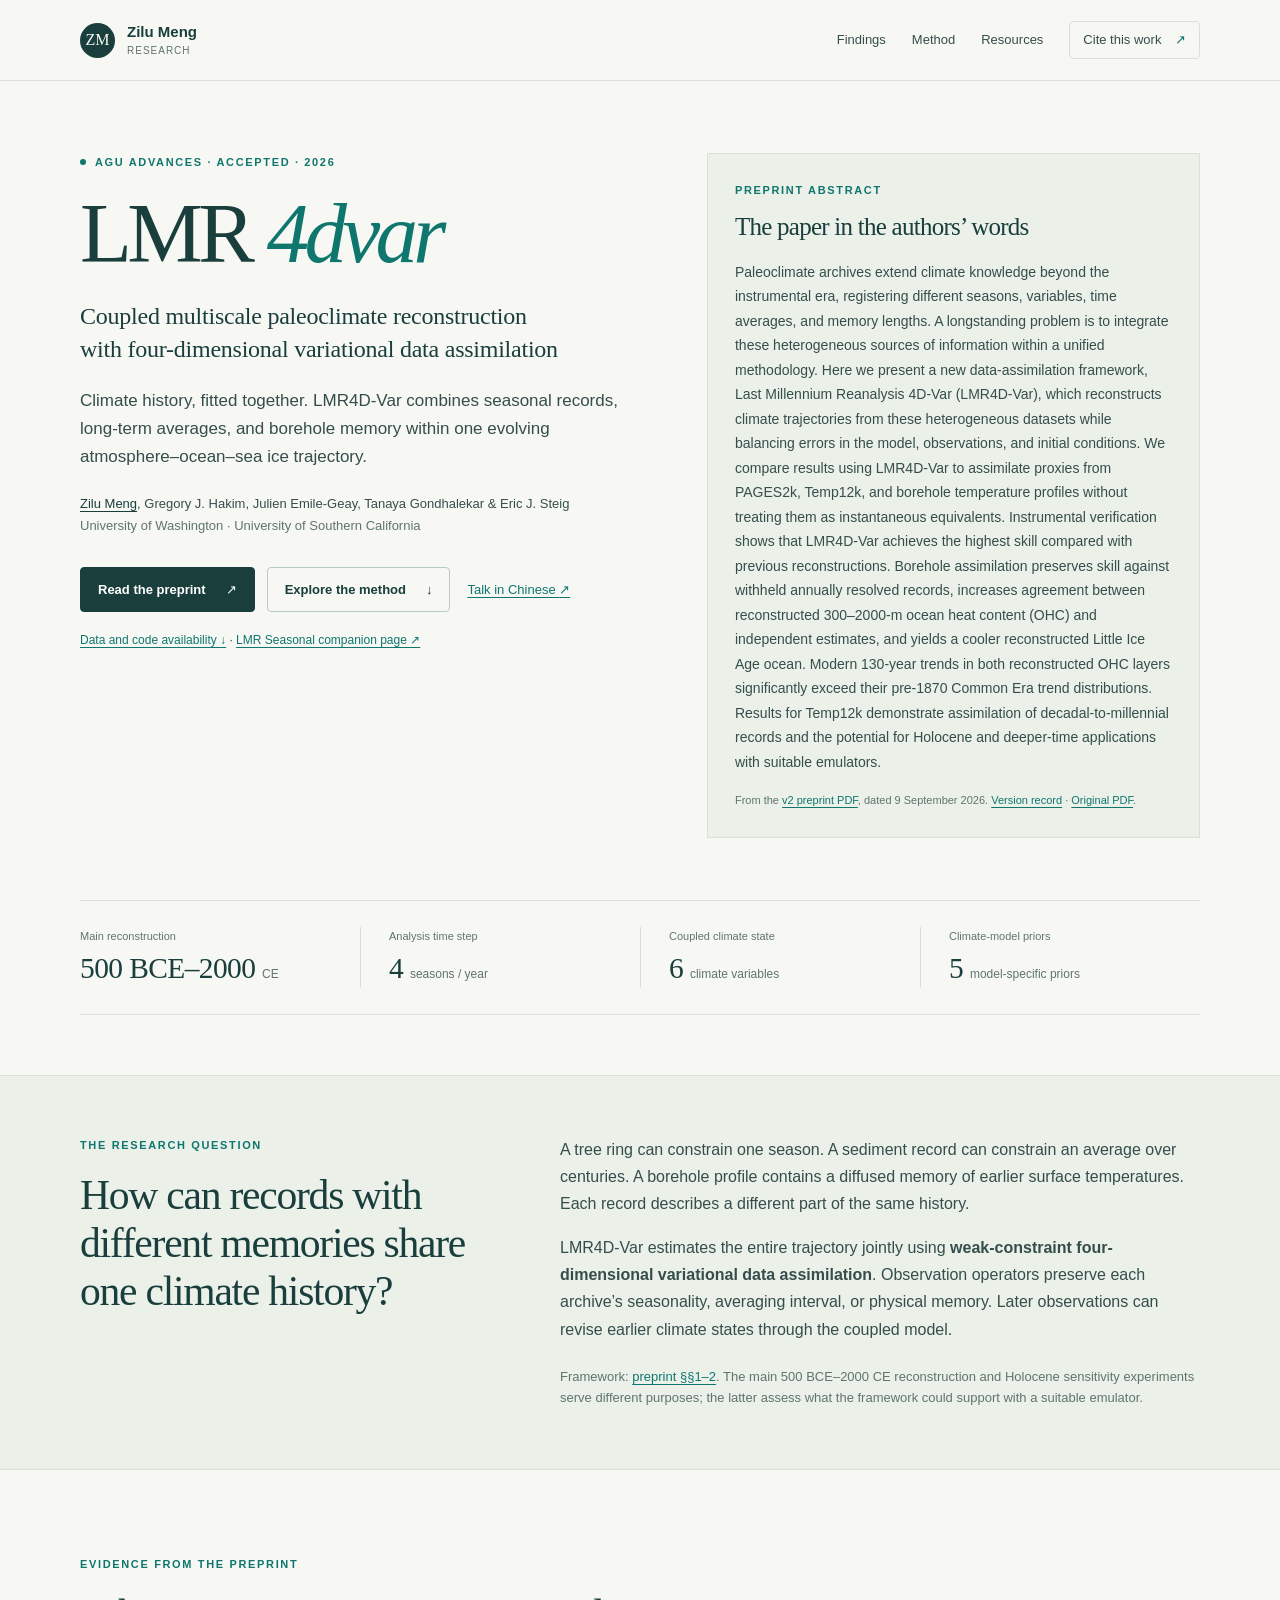
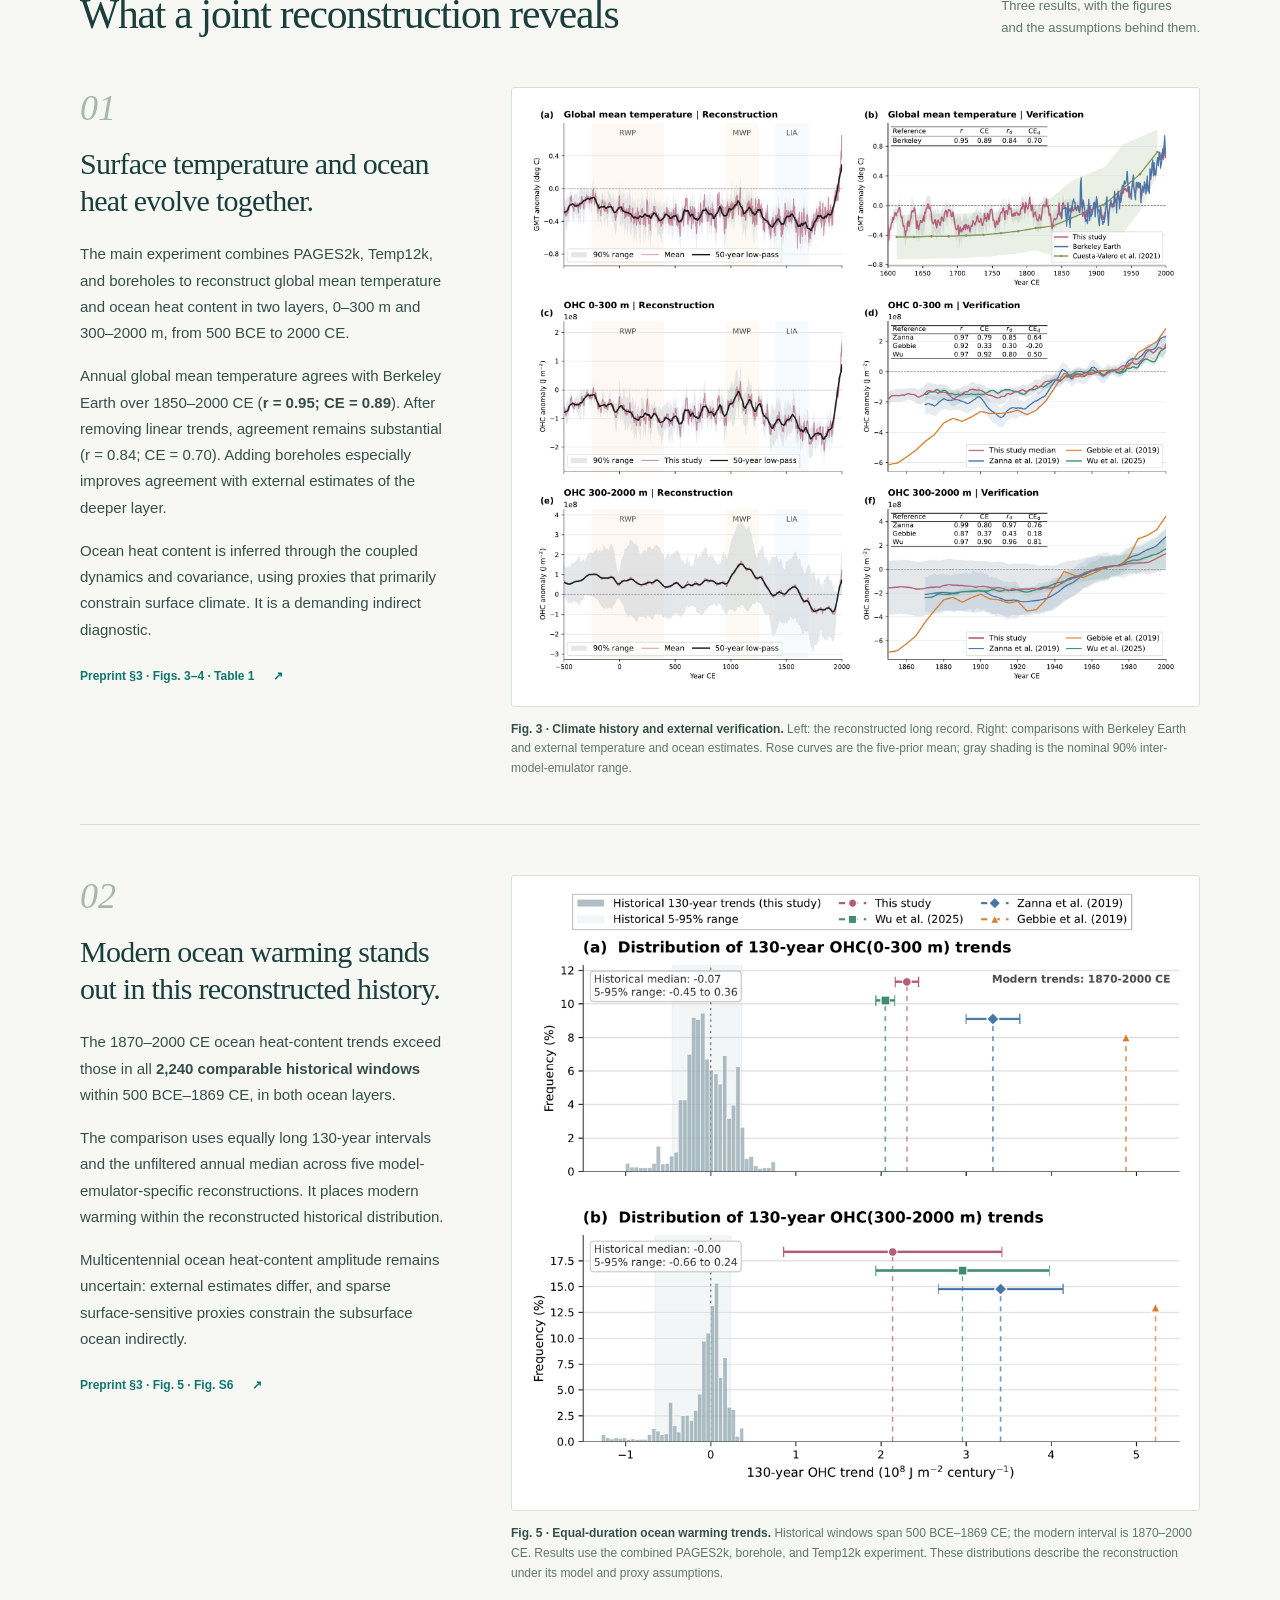
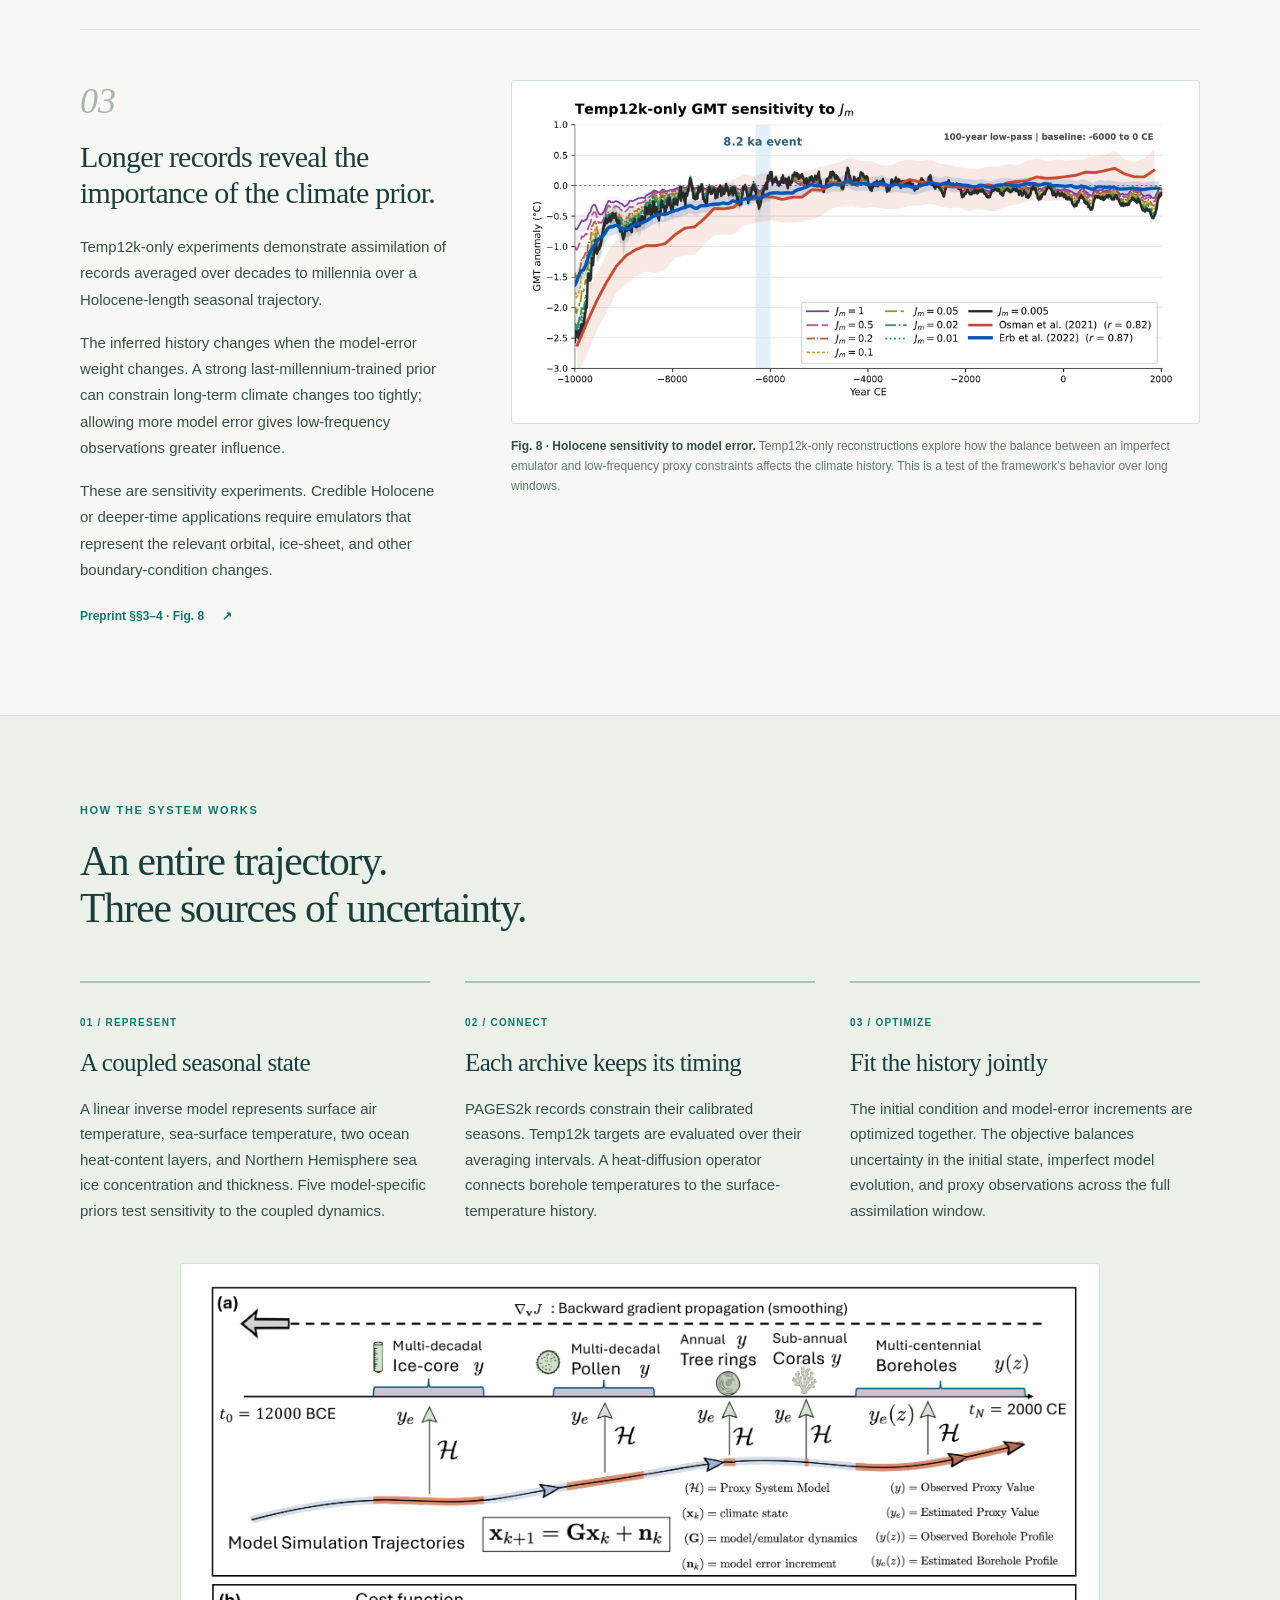
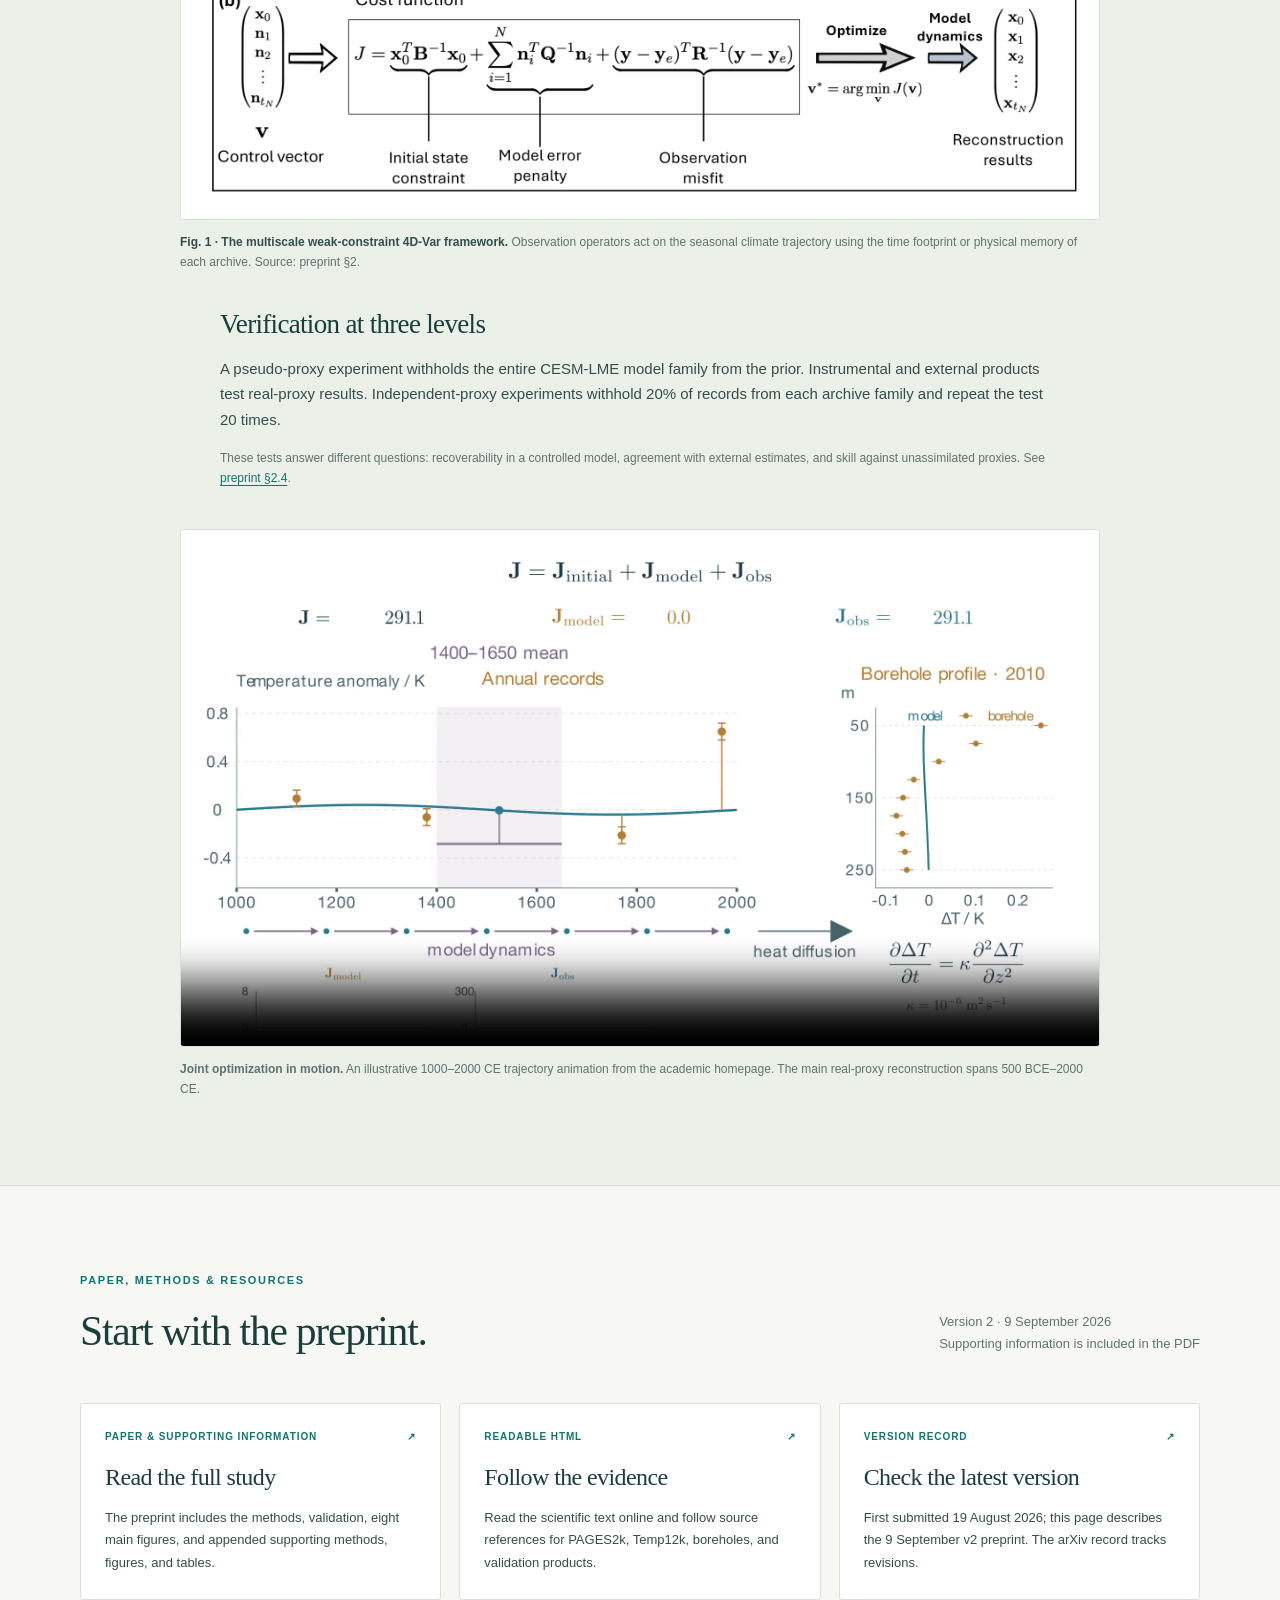
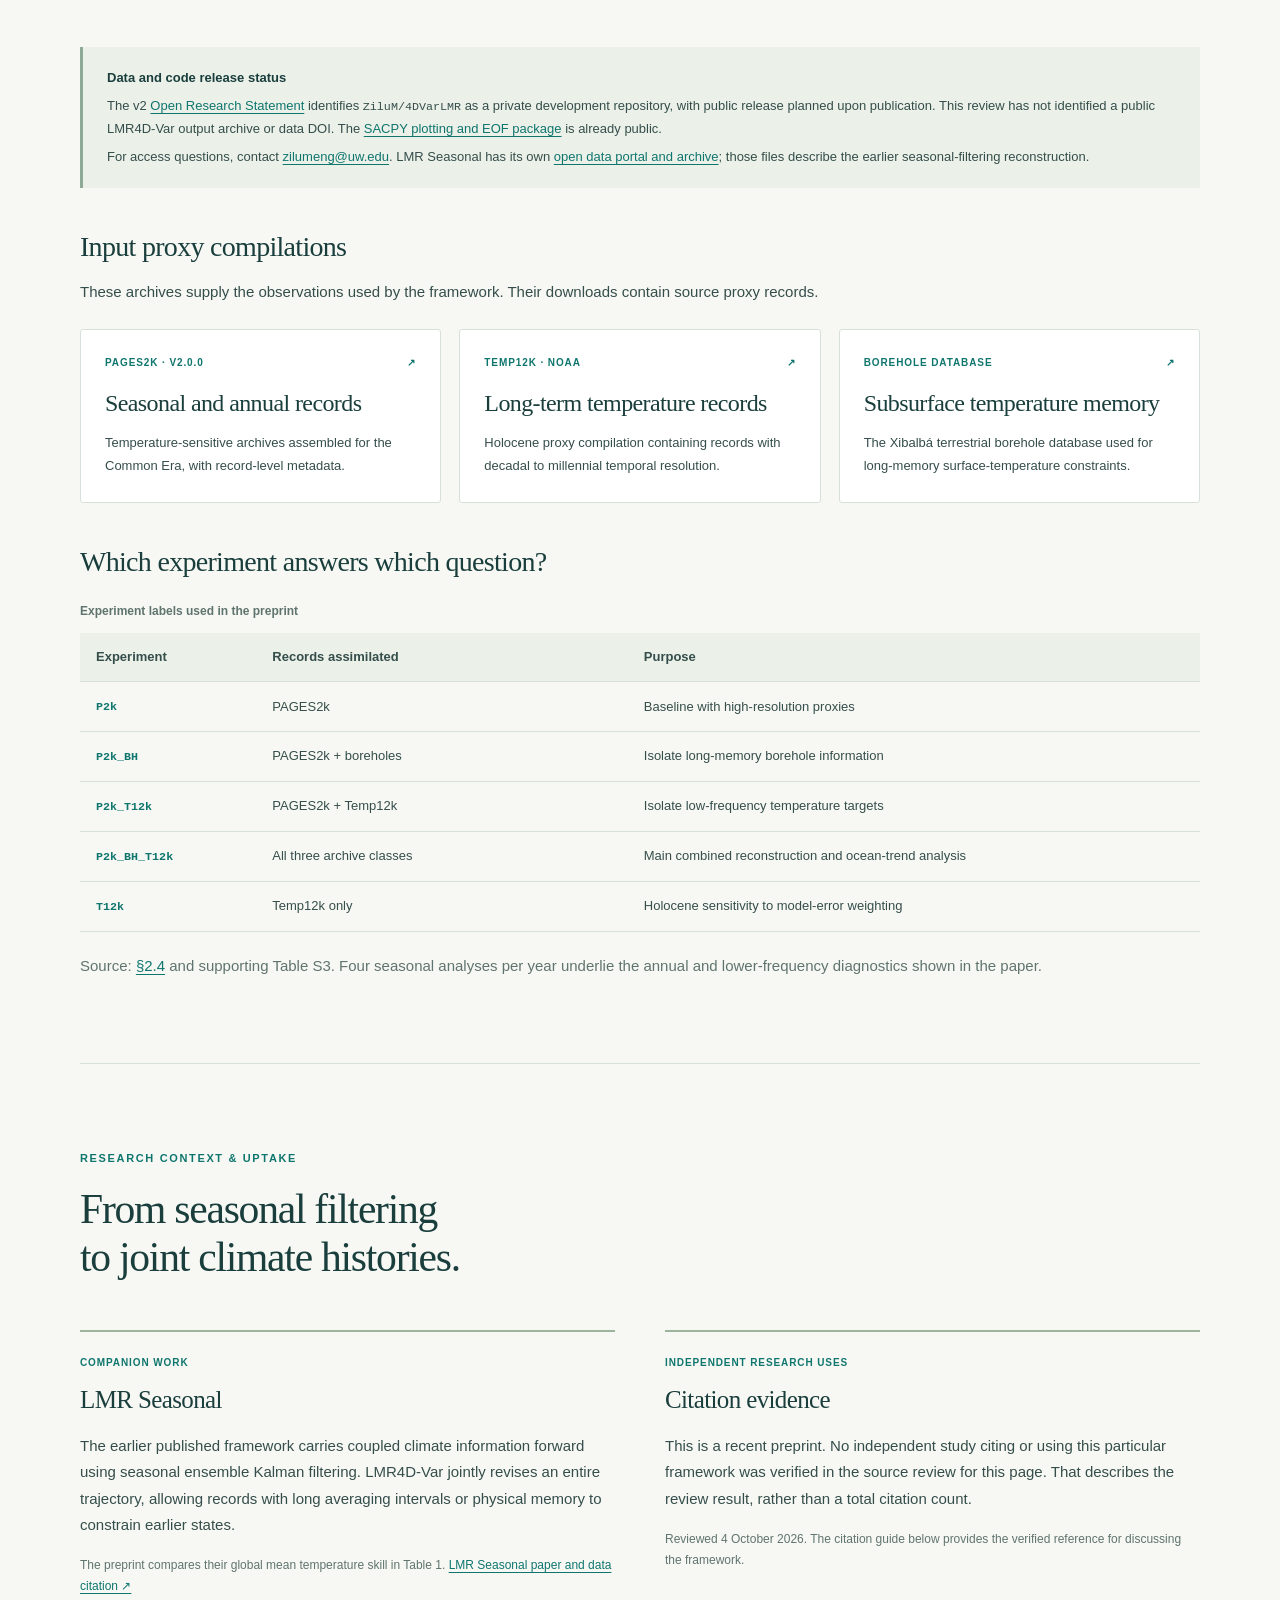
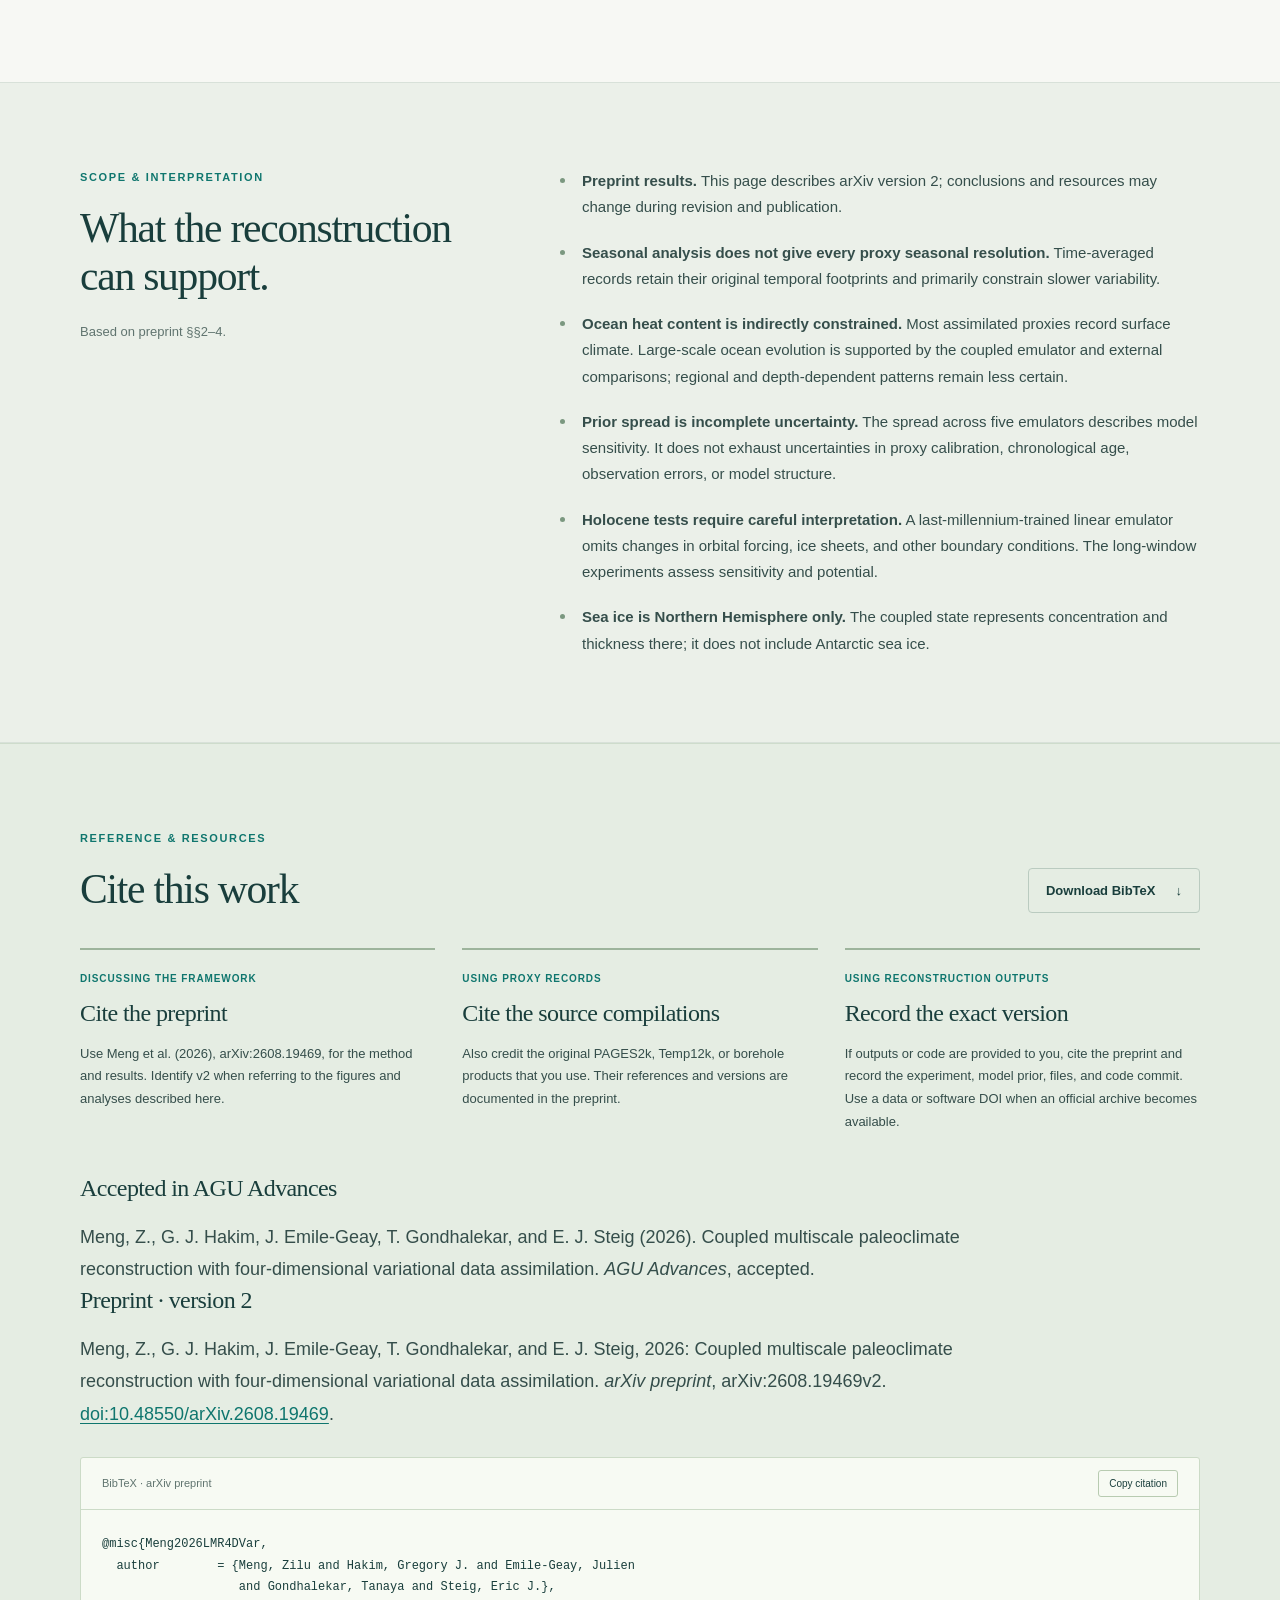
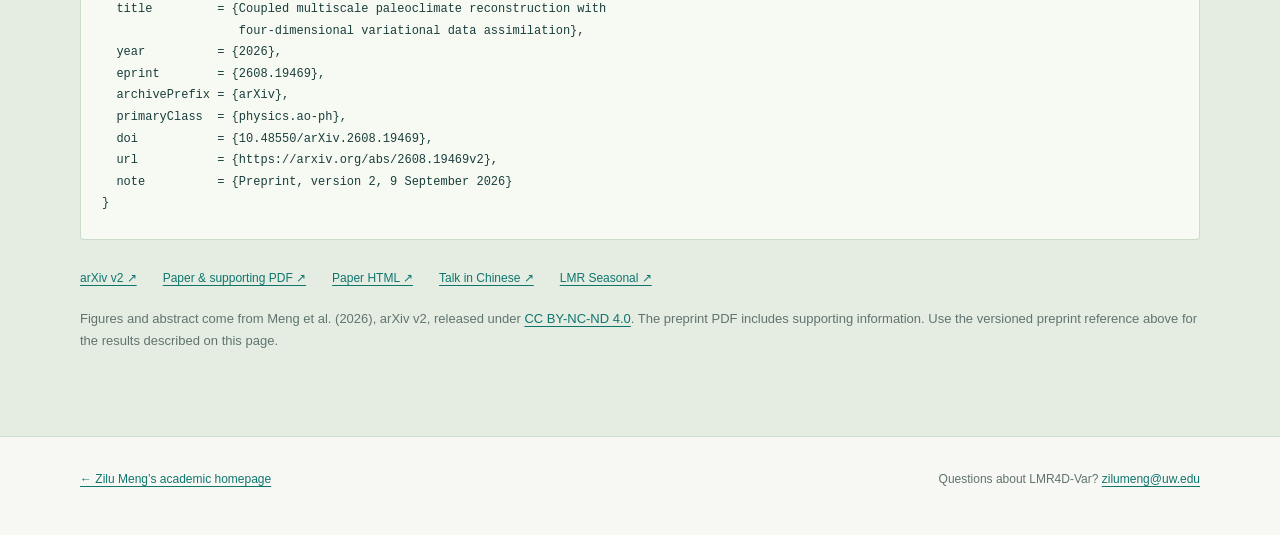
<file: lmr-four-d/index.html>
<!doctype html>
<html lang="en">
<head>
  <meta charset="utf-8">
  <meta name="viewport" content="width=device-width, initial-scale=1">
  <title>LMR 4dvar</title>
  <meta name="description" content="LMR4D-Var jointly reconstructs seasonal climate histories using PAGES2k, Temp12k, and borehole records. Accepted in AGU Advances. Explore the preprint, ocean heat-content results, method, and citation.">
  <meta name="theme-color" content="#f7f8f4">
  <link rel="canonical" href="https://zilum.github.io/lmr-four-d/">
  <meta name="citation_title" content="Coupled multiscale paleoclimate reconstruction with four-dimensional variational data assimilation">
  <meta name="citation_author" content="Zilu Meng">
  <meta name="citation_author" content="Gregory J. Hakim">
  <meta name="citation_author" content="Julien Emile-Geay">
  <meta name="citation_author" content="Tanaya Gondhalekar">
  <meta name="citation_author" content="Eric J. Steig">
  <meta name="citation_publication_date" content="2026/08/19">
  <meta name="citation_arxiv_id" content="2608.19469">
  <meta name="citation_doi" content="10.48550/arXiv.2608.19469">
  <meta name="citation_pdf_url" content="https://zilum.github.io/lmr-four-d/paper.pdf">
  <meta property="og:type" content="article">
  <meta property="og:title" content="LMR 4dvar">
  <meta property="og:description" content="A coupled weak-constraint 4D-Var framework for seasonal, time-averaged, and long-memory paleoclimate records. Preprint, figures, method, and citation.">
  <meta property="og:url" content="https://zilum.github.io/lmr-four-d/">
  <meta property="og:image" content="https://zilum.github.io/lmr-four-d/assets/climate-history.webp">
  <meta property="og:image:alt" content="LMR4D-Var global mean temperature and two-layer ocean heat-content reconstructions and verification, from Figure 3 of the preprint.">
  <meta name="twitter:card" content="summary_large_image">
  <link rel="icon" href="data:image/svg+xml,%3Csvg xmlns='http://www.w3.org/2000/svg' viewBox='0 0 64 64'%3E%3Crect width='64' height='64' rx='14' fill='%230f766e'/%3E%3Ctext x='32' y='42' font-family='Georgia,serif' font-size='28' fill='white' text-anchor='middle'%3EZM%3C/text%3E%3C/svg%3E">
  <link rel="stylesheet" href="./style.css">
  <script type="application/ld+json">
  {
    "@context": "https://schema.org",
    "@graph": [
      {
        "@type": "WebPage",
        "@id": "https://zilum.github.io/lmr-four-d/",
        "url": "https://zilum.github.io/lmr-four-d/",
        "name": "LMR 4dvar",
        "inLanguage": "en",
        "mainEntity": {"@id": "https://zilum.github.io/lmr-four-d/#article"}
      },
      {
        "@type": "Person",
        "@id": "https://zilum.github.io/#zilu-meng",
        "name": "Zilu Meng",
        "url": "https://zilum.github.io/",
        "sameAs": "https://orcid.org/0000-0001-5706-592X"
      },
      {
        "@type": "ScholarlyArticle",
        "@id": "https://zilum.github.io/lmr-four-d/#article",
        "headline": "Coupled multiscale paleoclimate reconstruction with four-dimensional variational data assimilation",
        "name": "Coupled multiscale paleoclimate reconstruction with four-dimensional variational data assimilation",
        "alternateName": ["LMR4D-Var", "LMR 4dvar", "Last Millennium Reanalysis 4D-Var"],
        "author": [
          {"@id": "https://zilum.github.io/#zilu-meng"},
          {"@type": "Person", "name": "Gregory J. Hakim"},
          {"@type": "Person", "name": "Julien Emile-Geay"},
          {"@type": "Person", "name": "Tanaya Gondhalekar"},
          {"@type": "Person", "name": "Eric J. Steig"}
        ],
        "datePublished": "2026-08-19",
        "dateModified": "2026-09-09",
        "version": "arXiv v2",
        "creativeWorkStatus": "Preprint",
        "identifier": "10.48550/arXiv.2608.19469",
        "sameAs": "https://arxiv.org/abs/2608.19469v2",
        "isPartOf": {"@type": "CreativeWorkSeries", "name": "arXiv"},
        "inLanguage": "en",
        "keywords": ["LMR4D-Var", "weak-constraint 4D-Var", "paleoclimate reconstruction", "borehole temperatures", "Temp12k", "PAGES2k", "ocean heat content"],
        "description": "A coupled weak-constraint four-dimensional variational framework that jointly estimates seasonal climate trajectories using seasonally resolved, time-averaged, and long-memory proxy records. This page accompanies the September 2026 preprint.",
        "license": "https://creativecommons.org/licenses/by-nc-nd/4.0/",
        "encoding": {"@type": "MediaObject", "contentUrl": "https://zilum.github.io/lmr-four-d/paper.pdf", "encodingFormat": "application/pdf"}
      }
    ]
  }
  </script>
  <script async src="https://www.googletagmanager.com/gtag/js?id=G-VGE6Y107VX"></script>
  <script>
    window.dataLayer = window.dataLayer || [];
    function gtag(){dataLayer.push(arguments);}
    gtag('js', new Date());
    gtag('config', 'G-VGE6Y107VX');
  </script>
</head>
<body>
  <a class="skip-link" href="#main">Skip to content</a>
  <header class="site-header"><div class="shell header-inner">
    <a class="brand" href="../"><span class="brand-mark" aria-hidden="true">ZM</span><span>Zilu Meng<span class="brand-caption">Research</span></span></a>
    <nav aria-label="Page navigation"><a href="#findings">Findings</a><a href="#method">Method</a><a href="#data">Resources</a><a class="nav-cite" href="#citation">Cite this work <span aria-hidden="true">↗</span></a></nav>
  </div></header>
  <main id="main">
    <section class="hero shell" aria-labelledby="paper-title">
      <div class="hero-main">
        <p class="eyebrow"><span class="status-dot" aria-hidden="true"></span> AGU Advances · Accepted · 2026</p>
        <p class="project-name">LMR <em>4dvar</em></p>
        <h1 id="paper-title">Coupled multiscale paleoclimate reconstruction with four-dimensional variational data assimilation</h1>
        <p class="hero-deck">Climate history, fitted together. LMR4D-Var combines seasonal records, long-term averages, and borehole memory within one evolving atmosphere–ocean–sea ice trajectory.</p>
        <p class="authors"><a href="../">Zilu Meng</a>, Gregory J. Hakim, Julien Emile-Geay, Tanaya Gondhalekar &amp; Eric J. Steig<br><span>University of Washington · University of Southern California</span></p>
        <div class="actions"><a class="button primary" href="./paper.pdf">Read the preprint <span aria-hidden="true">↗</span></a><a class="button secondary" href="#method">Explore the method <span aria-hidden="true">↓</span></a><a class="text-link" href="https://www.bilibili.com/video/BV15yYr6FErj">Talk in Chinese <span aria-hidden="true">↗</span></a></div>
        <p class="research-uptake-link"><a href="#data">Data and code availability <span aria-hidden="true">↓</span></a> · <a href="../lmr-seasonal/">LMR Seasonal companion page ↗</a></p>
      </div>
      <section id="abstract" class="hero-abstract" aria-labelledby="abstract-title">
        <p class="eyebrow">Preprint abstract</p><h2 id="abstract-title">The paper in the authors’ words</h2>
        <p>Paleoclimate archives extend climate knowledge beyond the instrumental era, registering different seasons, variables, time averages, and memory lengths. A longstanding problem is to integrate these heterogeneous sources of information within a unified methodology. Here we present a new data-assimilation framework, Last Millennium Reanalysis 4D-Var (LMR4D-Var), which reconstructs climate trajectories from these heterogeneous datasets while balancing errors in the model, observations, and initial conditions. We compare results using LMR4D-Var to assimilate proxies from PAGES2k, Temp12k, and borehole temperature profiles without treating them as instantaneous equivalents. Instrumental verification shows that LMR4D-Var achieves the highest skill compared with previous reconstructions. Borehole assimilation preserves skill against withheld annually resolved records, increases agreement between reconstructed 300–2000-m ocean heat content (OHC) and independent estimates, and yields a cooler reconstructed Little Ice Age ocean. Modern 130-year trends in both reconstructed OHC layers significantly exceed their pre-1870 Common Era trend distributions. Results for Temp12k demonstrate assimilation of decadal-to-millennial records and the potential for Holocene and deeper-time applications with suitable emulators.</p>
        <p class="source-note">From the <a href="./paper.pdf#page=1">v2 preprint PDF</a>, dated 9 September 2026. <a href="https://arxiv.org/abs/2608.19469v2">Version record</a> · <a href="https://arxiv.org/pdf/2608.19469v2">Original PDF</a>.</p>
      </section>
      <dl class="facts"><div><dt>Main reconstruction</dt><dd>500 BCE–2000 <span>CE</span></dd></div><div><dt>Analysis time step</dt><dd>4 <span>seasons / year</span></dd></div><div><dt>Coupled climate state</dt><dd>6 <span>climate variables</span></dd></div><div><dt>Climate-model priors</dt><dd>5 <span>model-specific priors</span></dd></div></dl>
    </section>

    <section class="overview section-band" aria-labelledby="overview-title"><div class="shell overview-grid">
      <div><p class="eyebrow">The research question</p><h2 id="overview-title">How can records with different memories share one climate history?</h2></div>
      <div class="overview-copy"><p>A tree ring can constrain one season. A sediment record can constrain an average over centuries. A borehole profile contains a diffused memory of earlier surface temperatures. Each record describes a different part of the same history.</p><p>LMR4D-Var estimates the entire trajectory jointly using <strong>weak-constraint four-dimensional variational data assimilation</strong>. Observation operators preserve each archive’s seasonality, averaging interval, or physical memory. Later observations can revise earlier climate states through the coupled model.</p><p class="source-note">Framework: <a href="./paper.pdf#page=2">preprint §§1–2</a>. The main 500 BCE–2000 CE reconstruction and Holocene sensitivity experiments serve different purposes; the latter assess what the framework could support with a suitable emulator.</p></div>
    </div></section>

    <section id="findings" class="shell section" aria-labelledby="findings-title">
      <div class="section-heading"><div><p class="eyebrow">Evidence from the preprint</p><h2 id="findings-title">What a joint reconstruction reveals</h2></div><p>Three results, with the figures<br>and the assumptions behind them.</p></div>
      <article class="finding" id="finding-history">
        <div class="finding-copy"><span class="finding-number">01</span><h3>Surface temperature and ocean heat evolve together.</h3><p>The main experiment combines PAGES2k, Temp12k, and boreholes to reconstruct global mean temperature and ocean heat content in two layers, 0–300 m and 300–2000 m, from 500 BCE to 2000 CE.</p><p>Annual global mean temperature agrees with Berkeley Earth over 1850–2000 CE (<strong>r = 0.95; CE = 0.89</strong>). After removing linear trends, agreement remains substantial (r = 0.84; CE = 0.70). Adding boreholes especially improves agreement with external estimates of the deeper layer.</p><p>Ocean heat content is inferred through the coupled dynamics and covariance, using proxies that primarily constrain surface climate. It is a demanding indirect diagnostic.</p><a class="source-link" href="https://arxiv.org/html/2608.19469v2#S3">Preprint §3 · Figs. 3–4 · Table 1 <span aria-hidden="true">↗</span></a></div>
        <figure class="paper-figure"><a href="./assets/climate-history.webp" aria-label="Open Figure 3 at full resolution"><img src="./assets/climate-history.webp" width="2000" height="1787" alt="Figure 3: reconstructed global mean temperature and ocean heat-content anomalies for 500 BCE–2000 CE, with instrumental and external comparisons for the 0–300-m and 300–2000-m ocean layers." loading="lazy"></a><figcaption><strong>Fig. 3 · Climate history and external verification.</strong> Left: the reconstructed long record. Right: comparisons with Berkeley Earth and external temperature and ocean estimates. Rose curves are the five-prior mean; gray shading is the nominal 90% inter-model-emulator range.</figcaption></figure>
      </article>
      <article class="finding" id="finding-warming">
        <div class="finding-copy"><span class="finding-number">02</span><h3>Modern ocean warming stands out in this reconstructed history.</h3><p>The 1870–2000 CE ocean heat-content trends exceed those in all <strong>2,240 comparable historical windows</strong> within 500 BCE–1869 CE, in both ocean layers.</p><p>The comparison uses equally long 130-year intervals and the unfiltered annual median across five model-emulator-specific reconstructions. It places modern warming within the reconstructed historical distribution.</p><p>Multicentennial ocean heat-content amplitude remains uncertain: external estimates differ, and sparse surface-sensitive proxies constrain the subsurface ocean indirectly.</p><a class="source-link" href="https://arxiv.org/html/2608.19469v2#S3">Preprint §3 · Fig. 5 · Fig. S6 <span aria-hidden="true">↗</span></a></div>
        <figure class="paper-figure"><a href="./assets/ocean-warming.webp" aria-label="Open Figure 5 at full resolution"><img src="./assets/ocean-warming.webp" width="2000" height="1839" alt="Figure 5: reconstructed modern 130-year ocean heat-content trends compared with pre-1870 historical trend distributions in the 0–300-m and 300–2000-m layers." loading="lazy"></a><figcaption><strong>Fig. 5 · Equal-duration ocean warming trends.</strong> Historical windows span 500 BCE–1869 CE; the modern interval is 1870–2000 CE. Results use the combined PAGES2k, borehole, and Temp12k experiment. These distributions describe the reconstruction under its model and proxy assumptions.</figcaption></figure>
      </article>
      <article class="finding" id="finding-holocene">
        <div class="finding-copy"><span class="finding-number">03</span><h3>Longer records reveal the importance of the climate prior.</h3><p>Temp12k-only experiments demonstrate assimilation of records averaged over decades to millennia over a Holocene-length seasonal trajectory.</p><p>The inferred history changes when the model-error weight changes. A strong last-millennium-trained prior can constrain long-term climate changes too tightly; allowing more model error gives low-frequency observations greater influence.</p><p>These are sensitivity experiments. Credible Holocene or deeper-time applications require emulators that represent the relevant orbital, ice-sheet, and other boundary-condition changes.</p><a class="source-link" href="https://arxiv.org/html/2608.19469v2#S3">Preprint §§3–4 · Fig. 8 <span aria-hidden="true">↗</span></a></div>
        <figure class="paper-figure"><a href="./assets/holocene-sensitivity.webp" aria-label="Open Figure 8 at full resolution"><img src="./assets/holocene-sensitivity.webp" width="2000" height="944" alt="Figure 8: Temp12k-only Holocene global mean temperature sensitivity experiments with different model-error weights, compared with other temperature reconstructions." loading="lazy"></a><figcaption><strong>Fig. 8 · Holocene sensitivity to model error.</strong> Temp12k-only reconstructions explore how the balance between an imperfect emulator and low-frequency proxy constraints affects the climate history. This is a test of the framework’s behavior over long windows.</figcaption></figure>
      </article>
    </section>

    <section id="method" class="method section-band" aria-labelledby="method-title"><div class="shell section">
      <div class="section-heading"><div><p class="eyebrow">How the system works</p><h2 id="method-title">An entire trajectory.<br>Three sources of uncertainty.</h2></div></div>
      <div class="method-grid"><article><span class="step">01 / REPRESENT</span><h3>A coupled seasonal state</h3><p>A linear inverse model represents surface air temperature, sea-surface temperature, two ocean heat-content layers, and Northern Hemisphere sea ice concentration and thickness. Five model-specific priors test sensitivity to the coupled dynamics.</p></article><article><span class="step">02 / CONNECT</span><h3>Each archive keeps its timing</h3><p>PAGES2k records constrain their calibrated seasons. Temp12k targets are evaluated over their averaging intervals. A heat-diffusion operator connects borehole temperatures to the surface-temperature history.</p></article><article><span class="step">03 / OPTIMIZE</span><h3>Fit the history jointly</h3><p>The initial condition and model-error increments are optimized together. The objective balances uncertainty in the initial state, imperfect model evolution, and proxy observations across the full assimilation window.</p></article></div>
      <figure class="paper-figure method-figure"><a href="./assets/coupled-method.webp" aria-label="Open Figure 1 at full resolution"><img src="./assets/coupled-method.webp" width="2000" height="1179" alt="Figure 1: a coupled climate emulator and archive-specific observation operators feed a weak-constraint 4D-Var objective balancing initial-state, model, and observation errors." loading="lazy"></a><figcaption><strong>Fig. 1 · The multiscale weak-constraint 4D-Var framework.</strong> Observation operators act on the seasonal climate trajectory using the time footprint or physical memory of each archive. Source: preprint §2.</figcaption></figure>
      <div class="validation-note"><h3>Verification at three levels</h3><p>A pseudo-proxy experiment withholds the entire CESM-LME model family from the prior. Instrumental and external products test real-proxy results. Independent-proxy experiments withhold 20% of records from each archive family and repeat the test 20 times.</p><p class="source-note">These tests answer different questions: recoverability in a controlled model, agreement with external estimates, and skill against unassimilated proxies. See <a href="https://arxiv.org/html/2608.19469v2#S2.SS4">preprint §2.4</a>.</p></div>
      <figure class="trajectory-demo"><video controls loop muted playsinline preload="none" poster="../videos/lmr4dvar_joint_optimization_poster.png" aria-label="Illustration of joint climate-trajectory optimization over 1000–2000 CE"><source src="../videos/lmr4dvar_joint_optimization.mp4" type="video/mp4"><a href="../videos/lmr4dvar_joint_optimization.mp4">Download the trajectory animation</a>.</video><figcaption><strong>Joint optimization in motion.</strong> An illustrative 1000–2000 CE trajectory animation from the academic homepage. The main real-proxy reconstruction spans 500 BCE–2000 CE.</figcaption></figure>
    </div></section>

    <section id="data" class="shell section" aria-labelledby="data-title">
      <div class="section-heading"><div><p class="eyebrow">Paper, methods &amp; resources</p><h2 id="data-title">Start with the preprint.</h2></div><p>Version 2 · 9 September 2026<br>Supporting information is included in the PDF</p></div>
      <div class="resource-grid"><a class="resource" href="./paper.pdf"><span class="resource-kind">PAPER &amp; SUPPORTING INFORMATION <span aria-hidden="true">↗</span></span><h3>Read the full study</h3><p>The preprint includes the methods, validation, eight main figures, and appended supporting methods, figures, and tables.</p></a><a class="resource" href="https://arxiv.org/html/2608.19469v2"><span class="resource-kind">READABLE HTML <span aria-hidden="true">↗</span></span><h3>Follow the evidence</h3><p>Read the scientific text online and follow source references for PAGES2k, Temp12k, boreholes, and validation products.</p></a><a class="resource" href="https://arxiv.org/abs/2608.19469"><span class="resource-kind">VERSION RECORD <span aria-hidden="true">↗</span></span><h3>Check the latest version</h3><p>First submitted 19 August 2026; this page describes the 9 September v2 preprint. The arXiv record tracks revisions.</p></a></div>
      <aside class="data-note"><strong>Data and code release status</strong><p>The v2 <a href="https://arxiv.org/html/2608.19469v2#Sx5">Open Research Statement</a> identifies <code>ZiluM/4DVarLMR</code> as a private development repository, with public release planned upon publication. This review has not identified a public LMR4D-Var output archive or data DOI. The <a href="https://github.com/ZiluM/sacpy">SACPY plotting and EOF package</a> is already public.</p><p>For access questions, contact <a href="mailto:zilumeng@uw.edu">zilumeng@uw.edu</a>. LMR Seasonal has its own <a href="../lmr-seasonal/#data">open data portal and archive</a>; those files describe the earlier seasonal-filtering reconstruction.</p></aside>
      <div class="input-proxies"><h3>Input proxy compilations</h3><p>These archives supply the observations used by the framework. Their downloads contain source proxy records.</p><div class="resource-grid">
        <a class="resource" href="https://doi.org/10.6084/m9.figshare.c.3285353"><span class="resource-kind">PAGES2K · V2.0.0 <span aria-hidden="true">↗</span></span><h3>Seasonal and annual records</h3><p>Temperature-sensitive archives assembled for the Common Era, with record-level metadata.</p></a>
        <a class="resource" href="https://www.ncei.noaa.gov/access/paleo-search/study/27330"><span class="resource-kind">TEMP12K · NOAA <span aria-hidden="true">↗</span></span><h3>Long-term temperature records</h3><p>Holocene proxy compilation containing records with decadal to millennial temporal resolution.</p></a>
        <a class="resource" href="https://doi.org/10.6084/m9.figshare.13516487"><span class="resource-kind">BOREHOLE DATABASE <span aria-hidden="true">↗</span></span><h3>Subsurface temperature memory</h3><p>The Xibalbá terrestrial borehole database used for long-memory surface-temperature constraints.</p></a>
      </div></div>
      <div class="data-spec experiment-spec"><h3>Which experiment answers which question?</h3><div class="table-scroll" tabindex="0" role="region" aria-label="LMR4D-Var experiment configurations"><table><caption>Experiment labels used in the preprint</caption><thead><tr><th scope="col">Experiment</th><th scope="col">Records assimilated</th><th scope="col">Purpose</th></tr></thead><tbody><tr><th scope="row"><code>P2k</code></th><td>PAGES2k</td><td>Baseline with high-resolution proxies</td></tr><tr><th scope="row"><code>P2k_BH</code></th><td>PAGES2k + boreholes</td><td>Isolate long-memory borehole information</td></tr><tr><th scope="row"><code>P2k_T12k</code></th><td>PAGES2k + Temp12k</td><td>Isolate low-frequency temperature targets</td></tr><tr><th scope="row"><code>P2k_BH_T12k</code></th><td>All three archive classes</td><td>Main combined reconstruction and ocean-trend analysis</td></tr><tr><th scope="row"><code>T12k</code></th><td>Temp12k only</td><td>Holocene sensitivity to model-error weighting</td></tr></tbody></table></div><p class="source-note">Source: <a href="https://arxiv.org/html/2608.19469v2#S2.SS4">§2.4</a> and supporting Table S3. Four seasonal analyses per year underlie the annual and lower-frequency diagnostics shown in the paper.</p></div>
    </section>

    <section id="research-use" class="shell section research-use" aria-labelledby="research-use-title"><div class="section-heading"><div><p class="eyebrow">Research context &amp; uptake</p><h2 id="research-use-title">From seasonal filtering<br>to joint climate histories.</h2></div></div>
      <div class="research-use-grid"><article class="research-use-item"><span class="resource-kind">COMPANION WORK</span><h3><a href="../lmr-seasonal/">LMR Seasonal</a></h3><p>The earlier published framework carries coupled climate information forward using seasonal ensemble Kalman filtering. LMR4D-Var jointly revises an entire trajectory, allowing records with long averaging intervals or physical memory to constrain earlier states.</p><p class="study-evidence">The preprint compares their global mean temperature skill in Table 1. <a href="../lmr-seasonal/#citation">LMR Seasonal paper and data citation ↗</a></p></article><article class="research-use-item"><span class="resource-kind">INDEPENDENT RESEARCH USES</span><h3>Citation evidence</h3><p>This is a recent preprint. No independent study citing or using this particular framework was verified in the source review for this page. That describes the review result, rather than a total citation count.</p><p class="study-evidence">Reviewed 4 October 2026. The citation guide below provides the verified reference for discussing the framework.</p></article></div>
    </section>

    <section class="limits section-band" aria-labelledby="limits-title"><div class="shell section limits-grid"><div><p class="eyebrow">Scope &amp; interpretation</p><h2 id="limits-title">What the reconstruction<br>can support.</h2><p class="source-note">Based on preprint §§2–4.</p></div><div><ul class="limits-list"><li><strong>Preprint results.</strong> This page describes arXiv version 2; conclusions and resources may change during revision and publication.</li><li><strong>Seasonal analysis does not give every proxy seasonal resolution.</strong> Time-averaged records retain their original temporal footprints and primarily constrain slower variability.</li><li><strong>Ocean heat content is indirectly constrained.</strong> Most assimilated proxies record surface climate. Large-scale ocean evolution is supported by the coupled emulator and external comparisons; regional and depth-dependent patterns remain less certain.</li><li><strong>Prior spread is incomplete uncertainty.</strong> The spread across five emulators describes model sensitivity. It does not exhaust uncertainties in proxy calibration, chronological age, observation errors, or model structure.</li><li><strong>Holocene tests require careful interpretation.</strong> A last-millennium-trained linear emulator omits changes in orbital forcing, ice sheets, and other boundary conditions. The long-window experiments assess sensitivity and potential.</li><li><strong>Sea ice is Northern Hemisphere only.</strong> The coupled state represents concentration and thickness there; it does not include Antarctic sea ice.</li></ul></div></div></section>

    <section id="citation" class="citation-section" aria-labelledby="citation-title"><div class="shell section">
      <div class="section-heading"><div><p class="eyebrow">Reference &amp; resources</p><h2 id="citation-title">Cite this work</h2></div><a class="button secondary" href="./citation.bib" download>Download BibTeX <span aria-hidden="true">↓</span></a></div>
      <div class="citation-guidance"><article><span class="resource-kind">DISCUSSING THE FRAMEWORK</span><h3>Cite the preprint</h3><p>Use Meng et al. (2026), arXiv:2608.19469, for the method and results. Identify v2 when referring to the figures and analyses described here.</p></article><article><span class="resource-kind">USING PROXY RECORDS</span><h3>Cite the source compilations</h3><p>Also credit the original PAGES2k, Temp12k, or borehole products that you use. Their references and versions are documented in the preprint.</p></article><article><span class="resource-kind">USING RECONSTRUCTION OUTPUTS</span><h3>Record the exact version</h3><p>If outputs or code are provided to you, cite the preprint and record the experiment, model prior, files, and code commit. Use a data or software DOI when an official archive becomes available.</p></article></div>
      <h3 class="reference-label">Accepted in AGU Advances</h3><p class="citation-text">Meng, Z., G. J. Hakim, J. Emile-Geay, T. Gondhalekar, and E. J. Steig (2026). Coupled multiscale paleoclimate reconstruction with four-dimensional variational data assimilation. <em>AGU Advances</em>, accepted.</p>
      <h3 class="reference-label">Preprint · version 2</h3><p class="citation-text">Meng, Z., G. J. Hakim, J. Emile-Geay, T. Gondhalekar, and E. J. Steig, 2026: Coupled multiscale paleoclimate reconstruction with four-dimensional variational data assimilation. <em>arXiv preprint</em>, arXiv:2608.19469v2. <a href="https://doi.org/10.48550/arXiv.2608.19469">doi:10.48550/arXiv.2608.19469</a>.</p>
      <div class="citation-code"><div class="code-toolbar"><span>BibTeX · arXiv preprint</span><button type="button" data-copy="bibtex-example" hidden>Copy citation</button></div><pre><code id="bibtex-example">@misc{Meng2026LMR4DVar,
  author        = {Meng, Zilu and Hakim, Gregory J. and Emile-Geay, Julien
                   and Gondhalekar, Tanaya and Steig, Eric J.},
  title         = {Coupled multiscale paleoclimate reconstruction with
                   four-dimensional variational data assimilation},
  year          = {2026},
  eprint        = {2608.19469},
  archivePrefix = {arXiv},
  primaryClass  = {physics.ao-ph},
  doi           = {10.48550/arXiv.2608.19469},
  url           = {https://arxiv.org/abs/2608.19469v2},
  note          = {Preprint, version 2, 9 September 2026}
}</code></pre><p class="code-status" aria-live="polite"></p></div>
      <nav class="all-resources" aria-label="All research resources"><a href="https://arxiv.org/abs/2608.19469v2">arXiv v2 ↗</a><a href="./paper.pdf">Paper &amp; supporting PDF ↗</a><a href="https://arxiv.org/html/2608.19469v2">Paper HTML ↗</a><a href="https://www.bilibili.com/video/BV15yYr6FErj">Talk in Chinese ↗</a><a href="../lmr-seasonal/">LMR Seasonal ↗</a></nav>
      <p class="source-note">Figures and abstract come from Meng et al. (2026), arXiv v2, released under <a href="https://creativecommons.org/licenses/by-nc-nd/4.0/">CC BY-NC-ND 4.0</a>. The preprint PDF includes supporting information. Use the versioned preprint reference above for the results described on this page.</p>
    </div></section>
  </main>
  <footer class="shell site-footer"><a href="../">← Zilu Meng’s academic homepage</a><span>Questions about LMR4D-Var? <a href="mailto:zilumeng@uw.edu">zilumeng@uw.edu</a></span></footer>
  <script>
    if (navigator.clipboard && window.isSecureContext) {
      document.querySelectorAll('[data-copy]').forEach((button) => {
        button.hidden = false;
        button.addEventListener('click', async () => {
          const status = button.closest('div').parentElement.querySelector('.code-status');
          try {
            await navigator.clipboard.writeText(document.getElementById(button.dataset.copy).textContent);
            status.textContent = 'Copied to clipboard.';
          } catch {
            status.textContent = 'Select and copy the text manually.';
          }
        });
      });
    }
  </script>
</body>
</html>
</file>
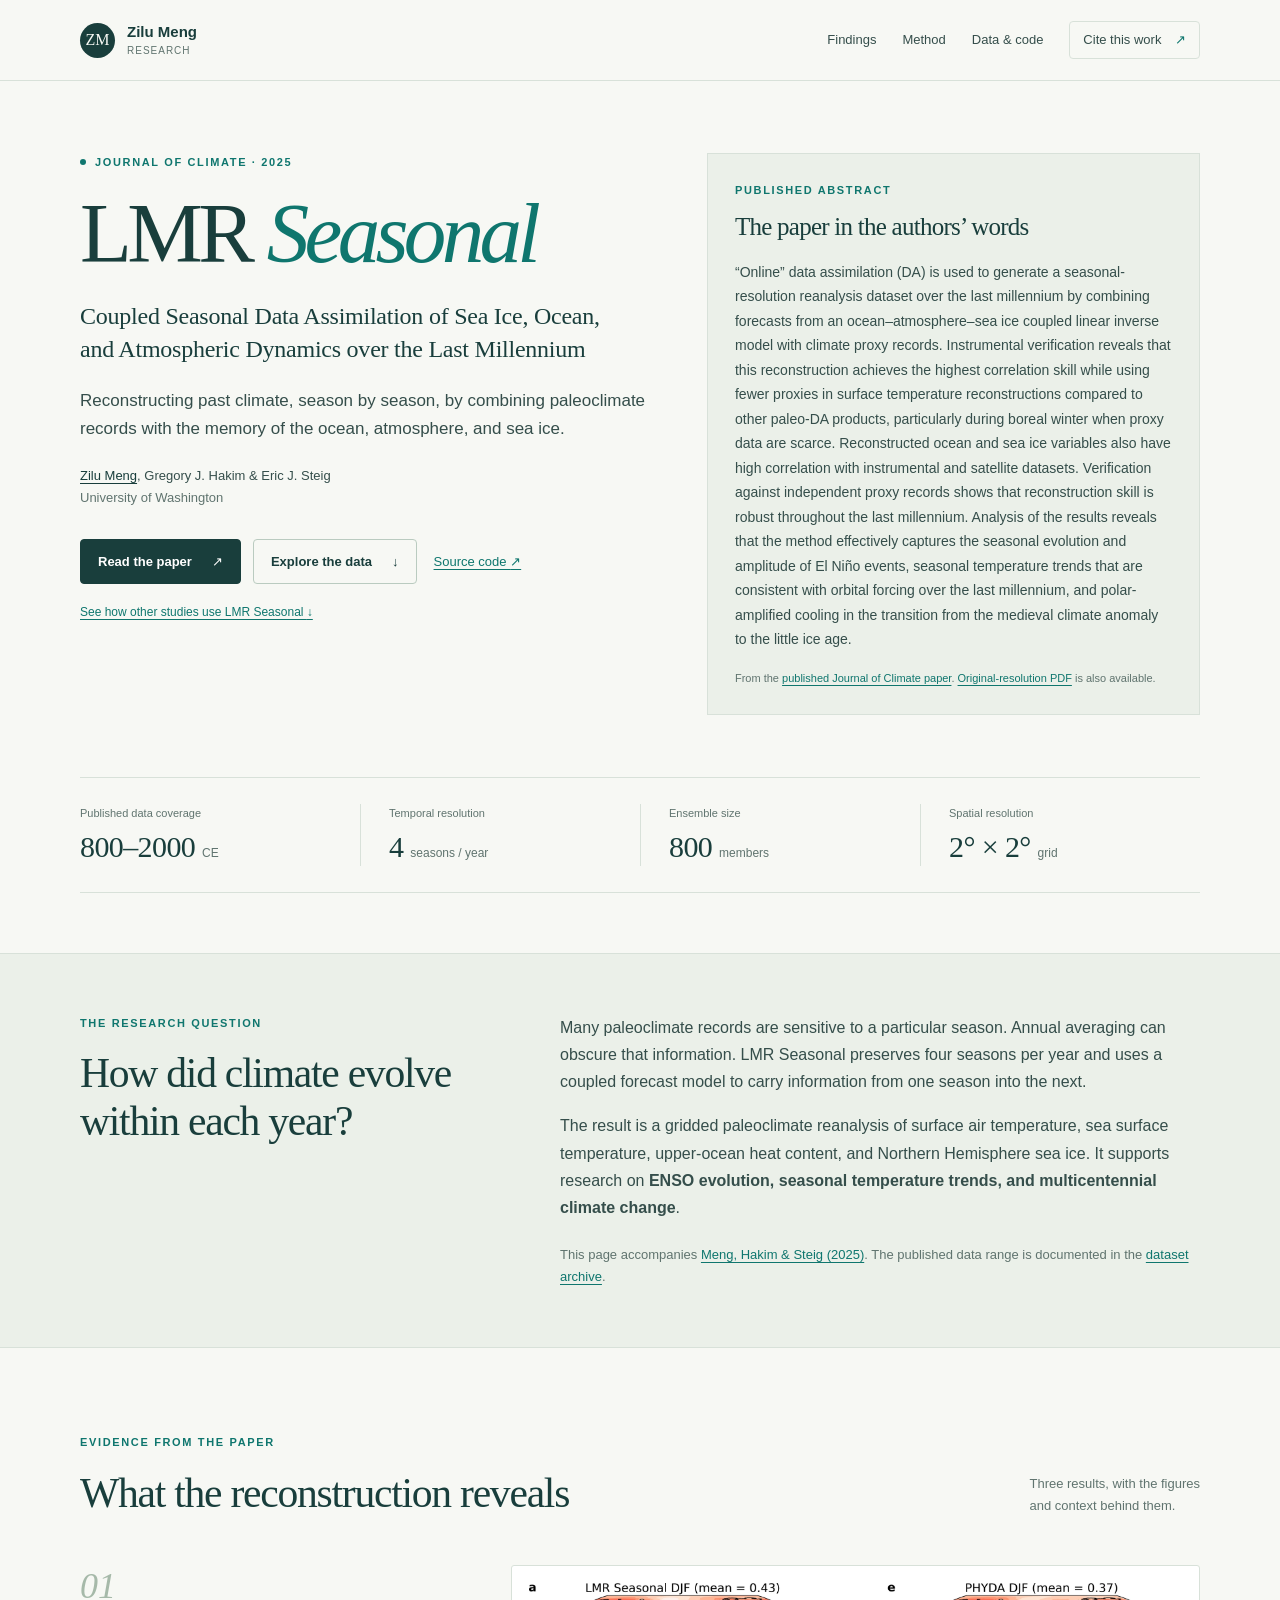
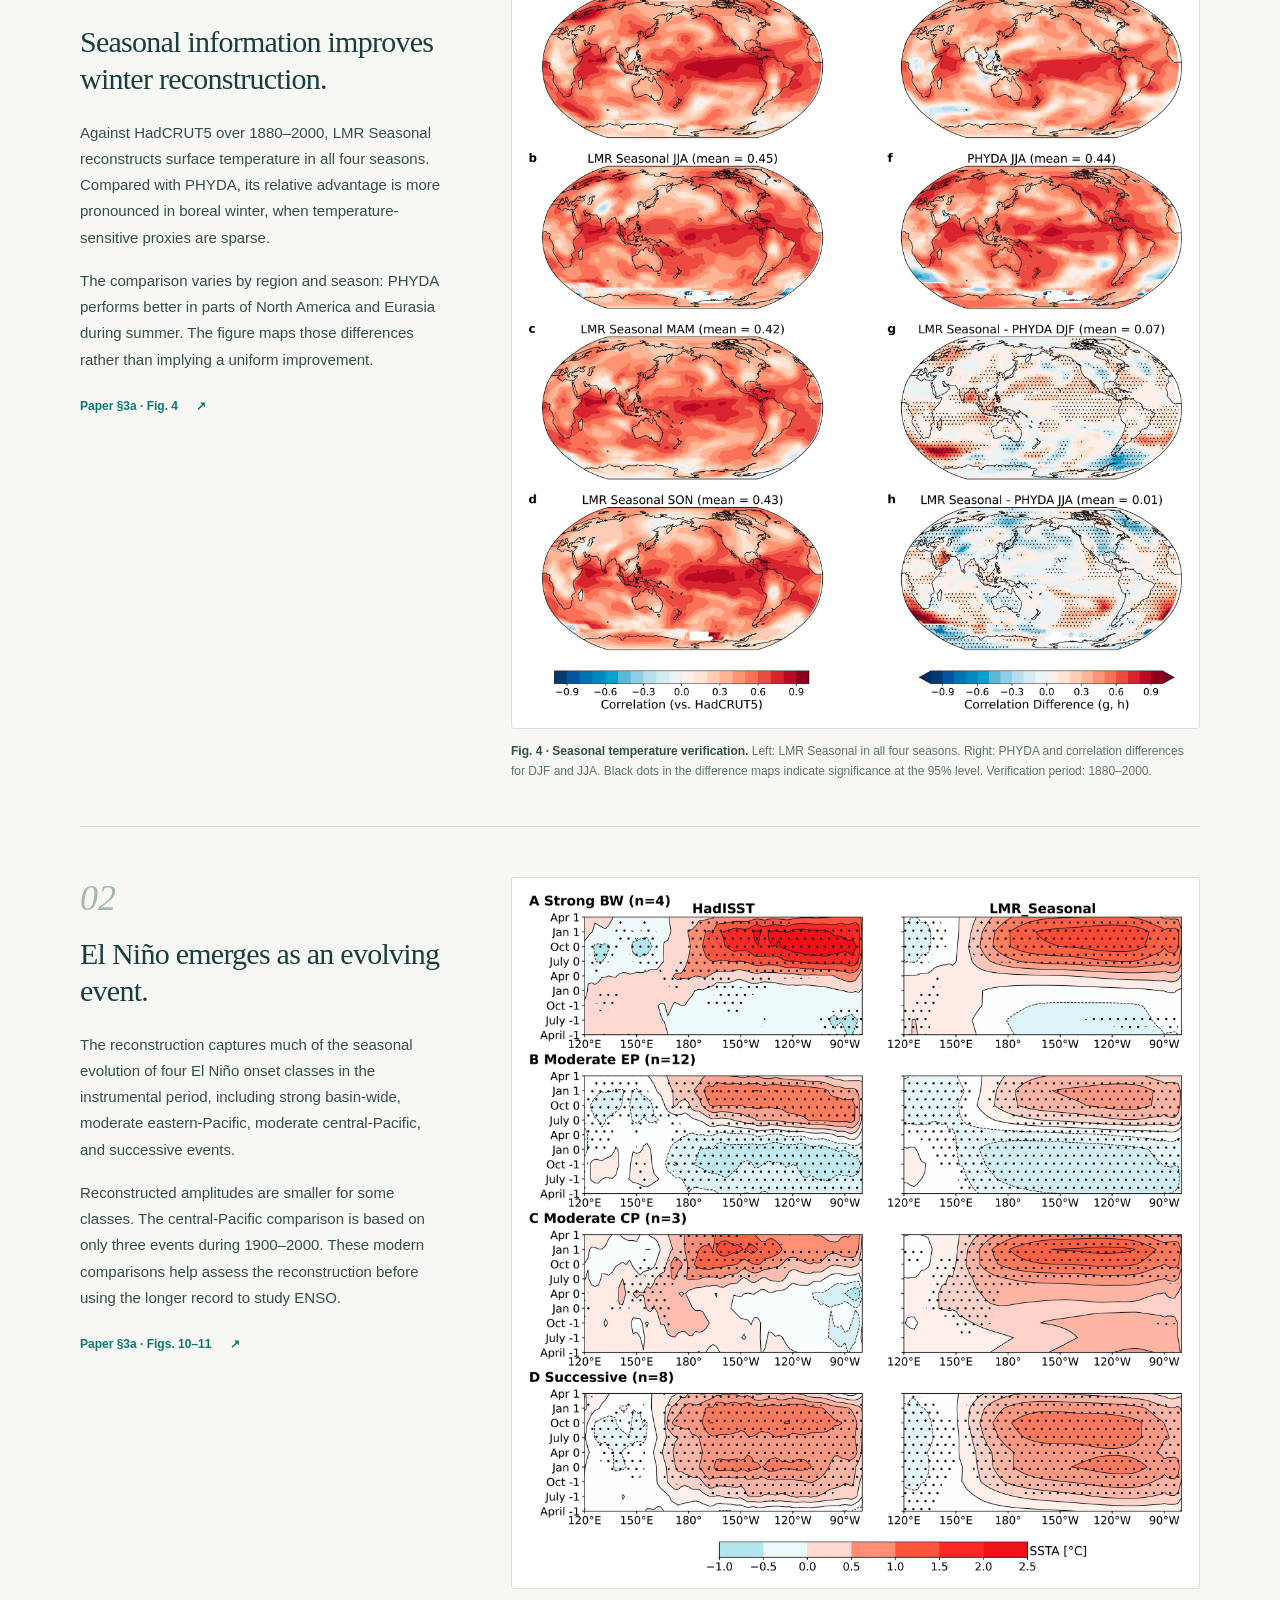
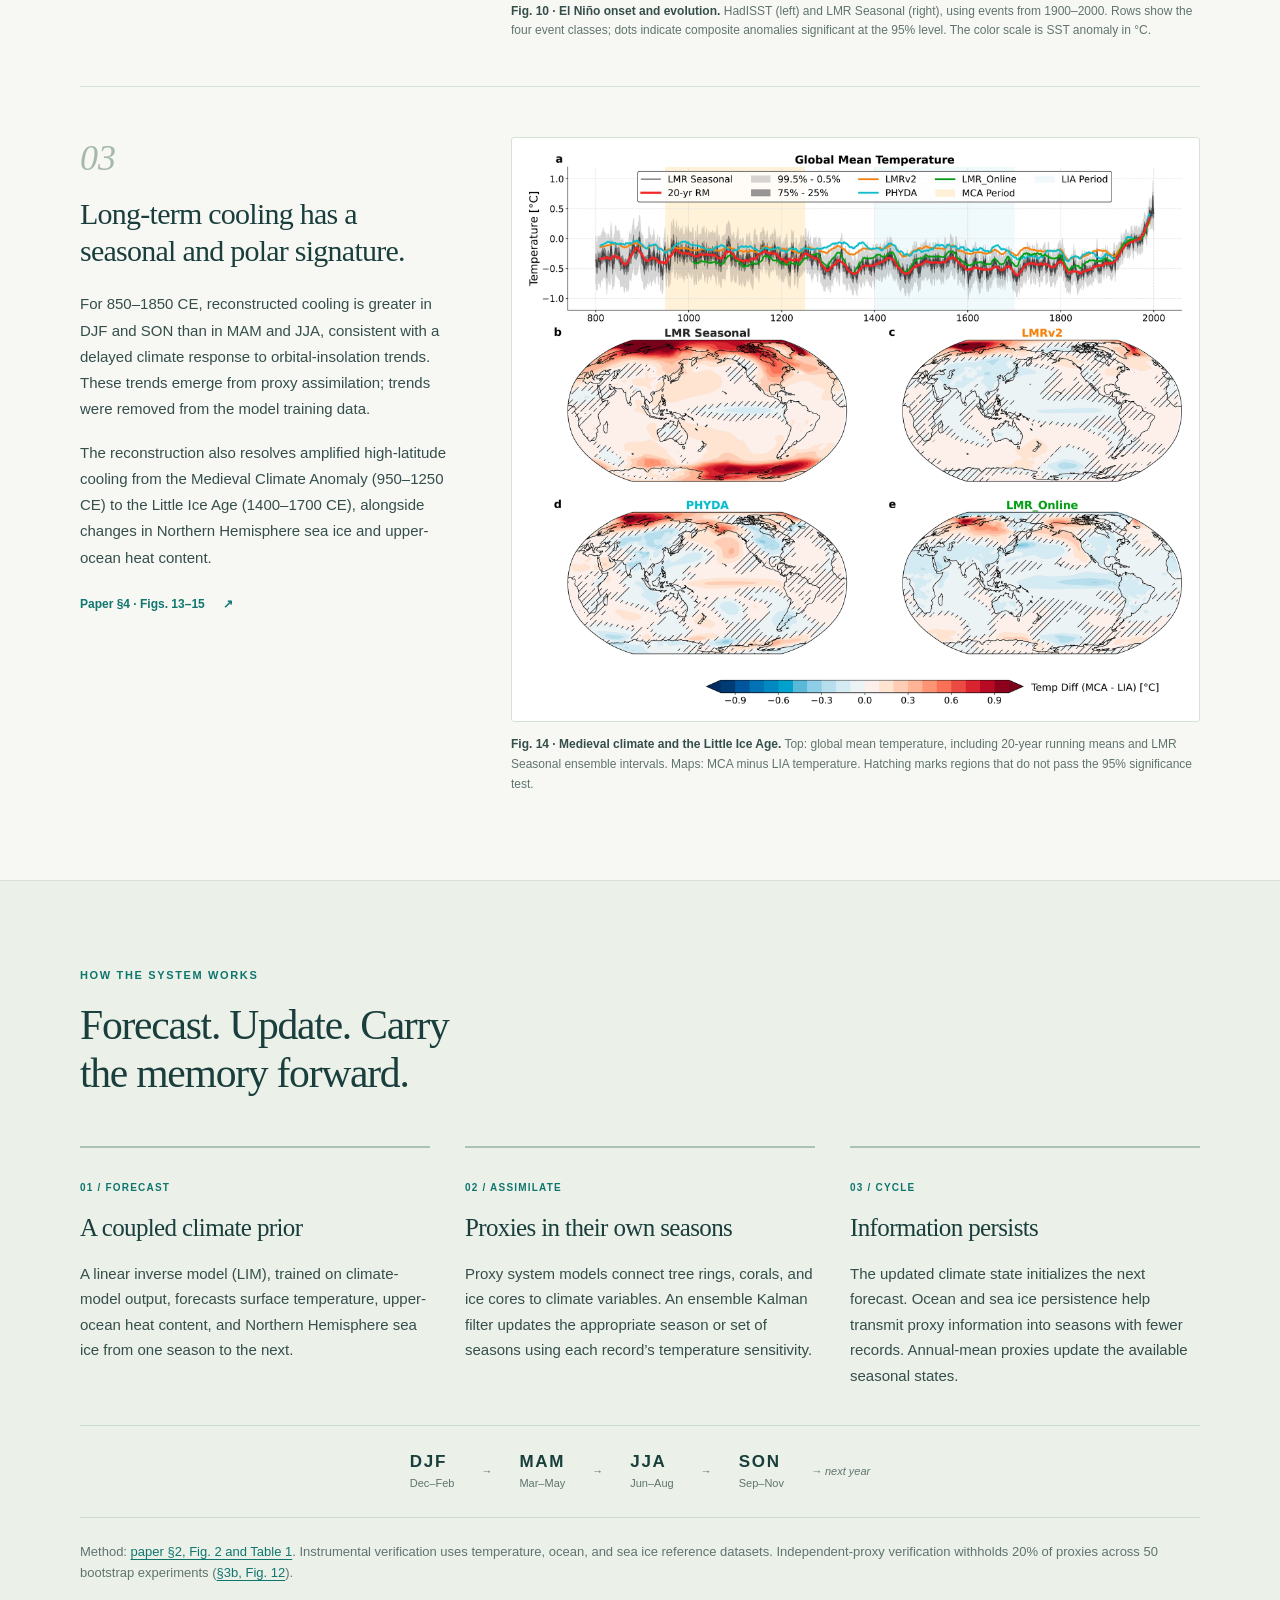
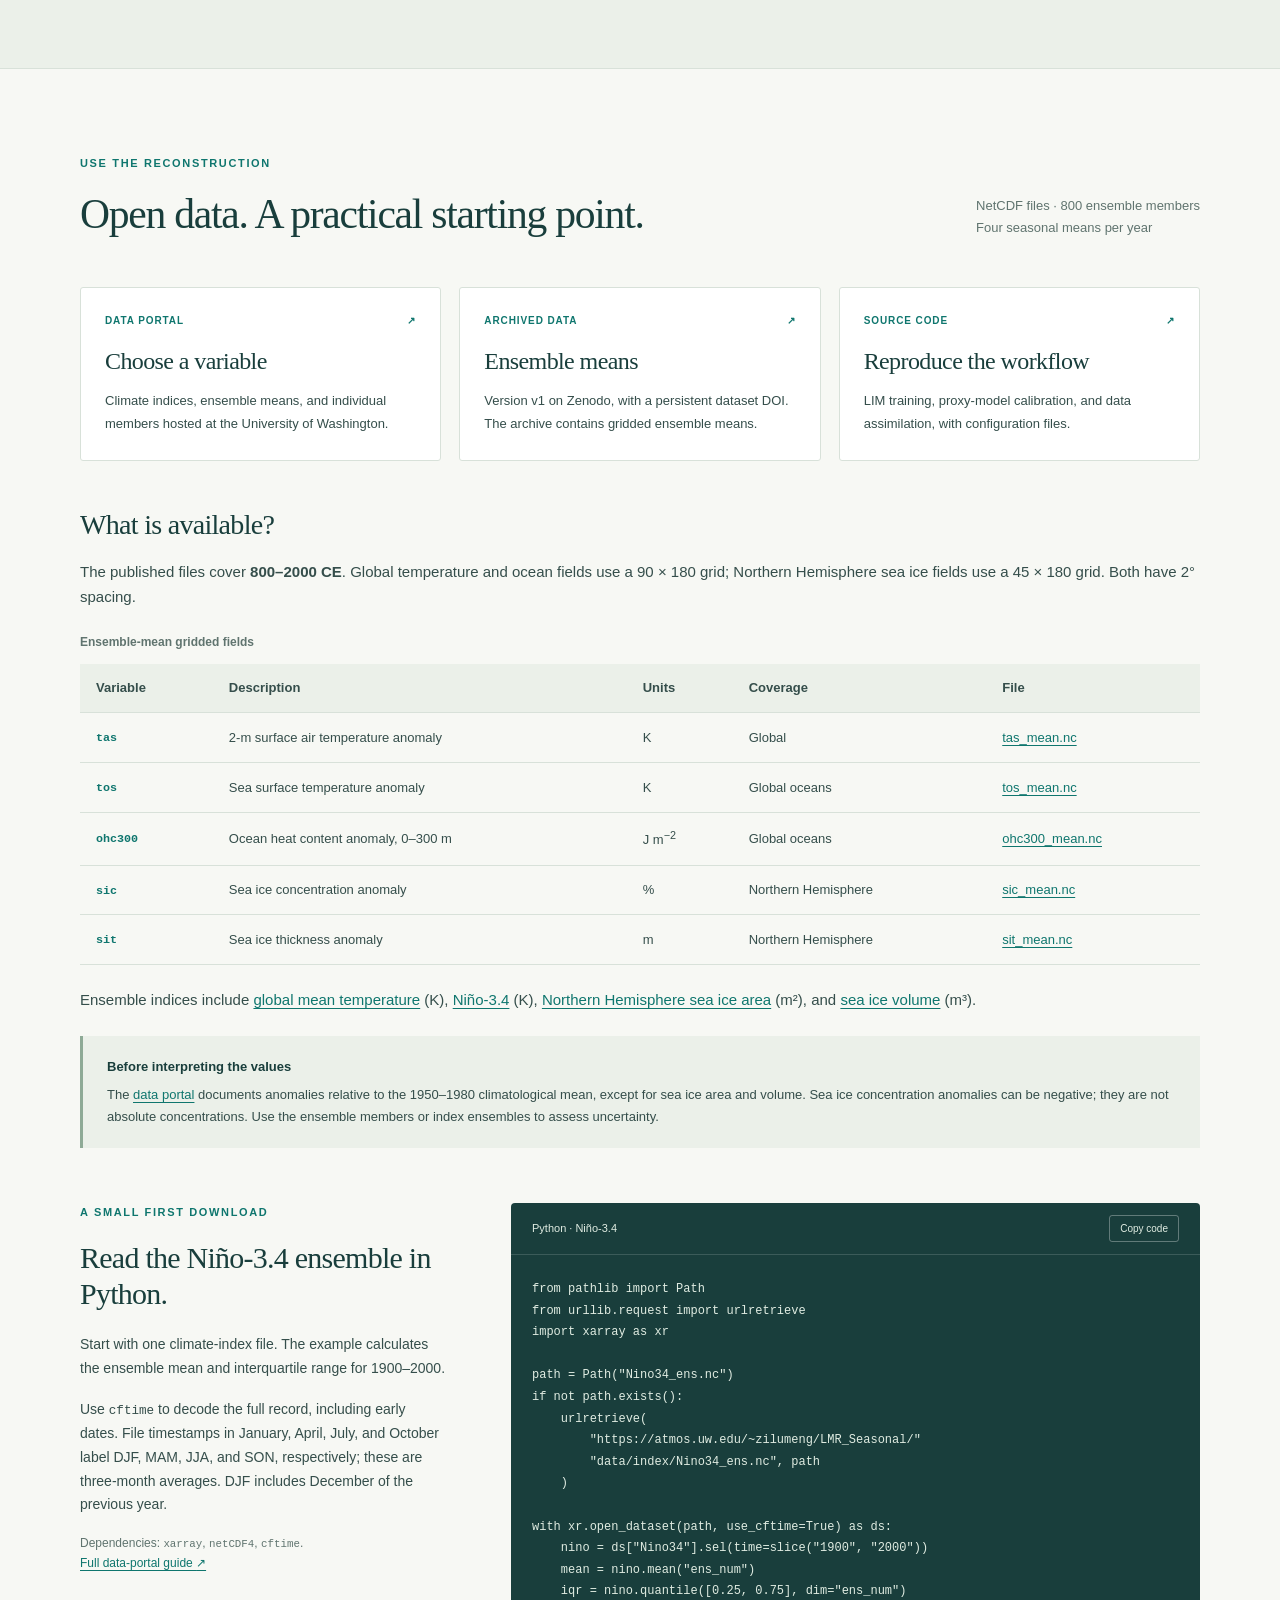
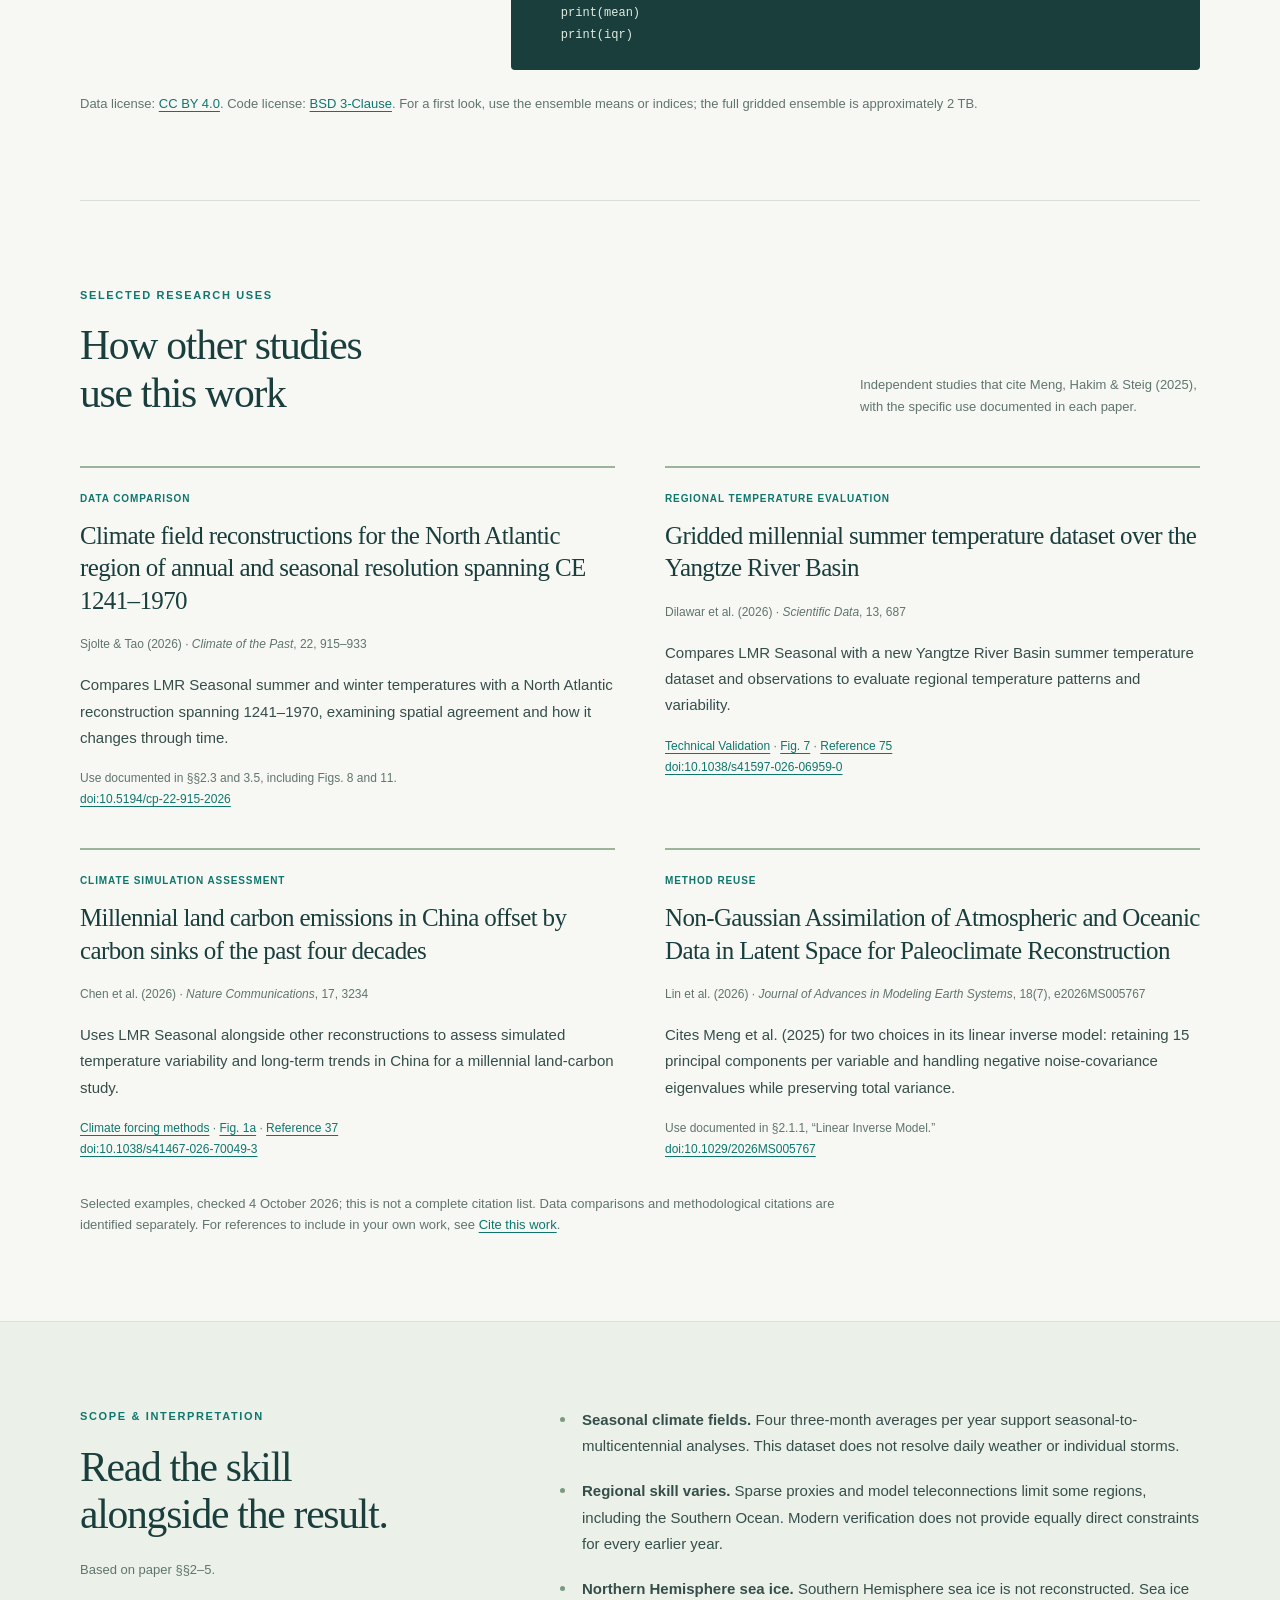
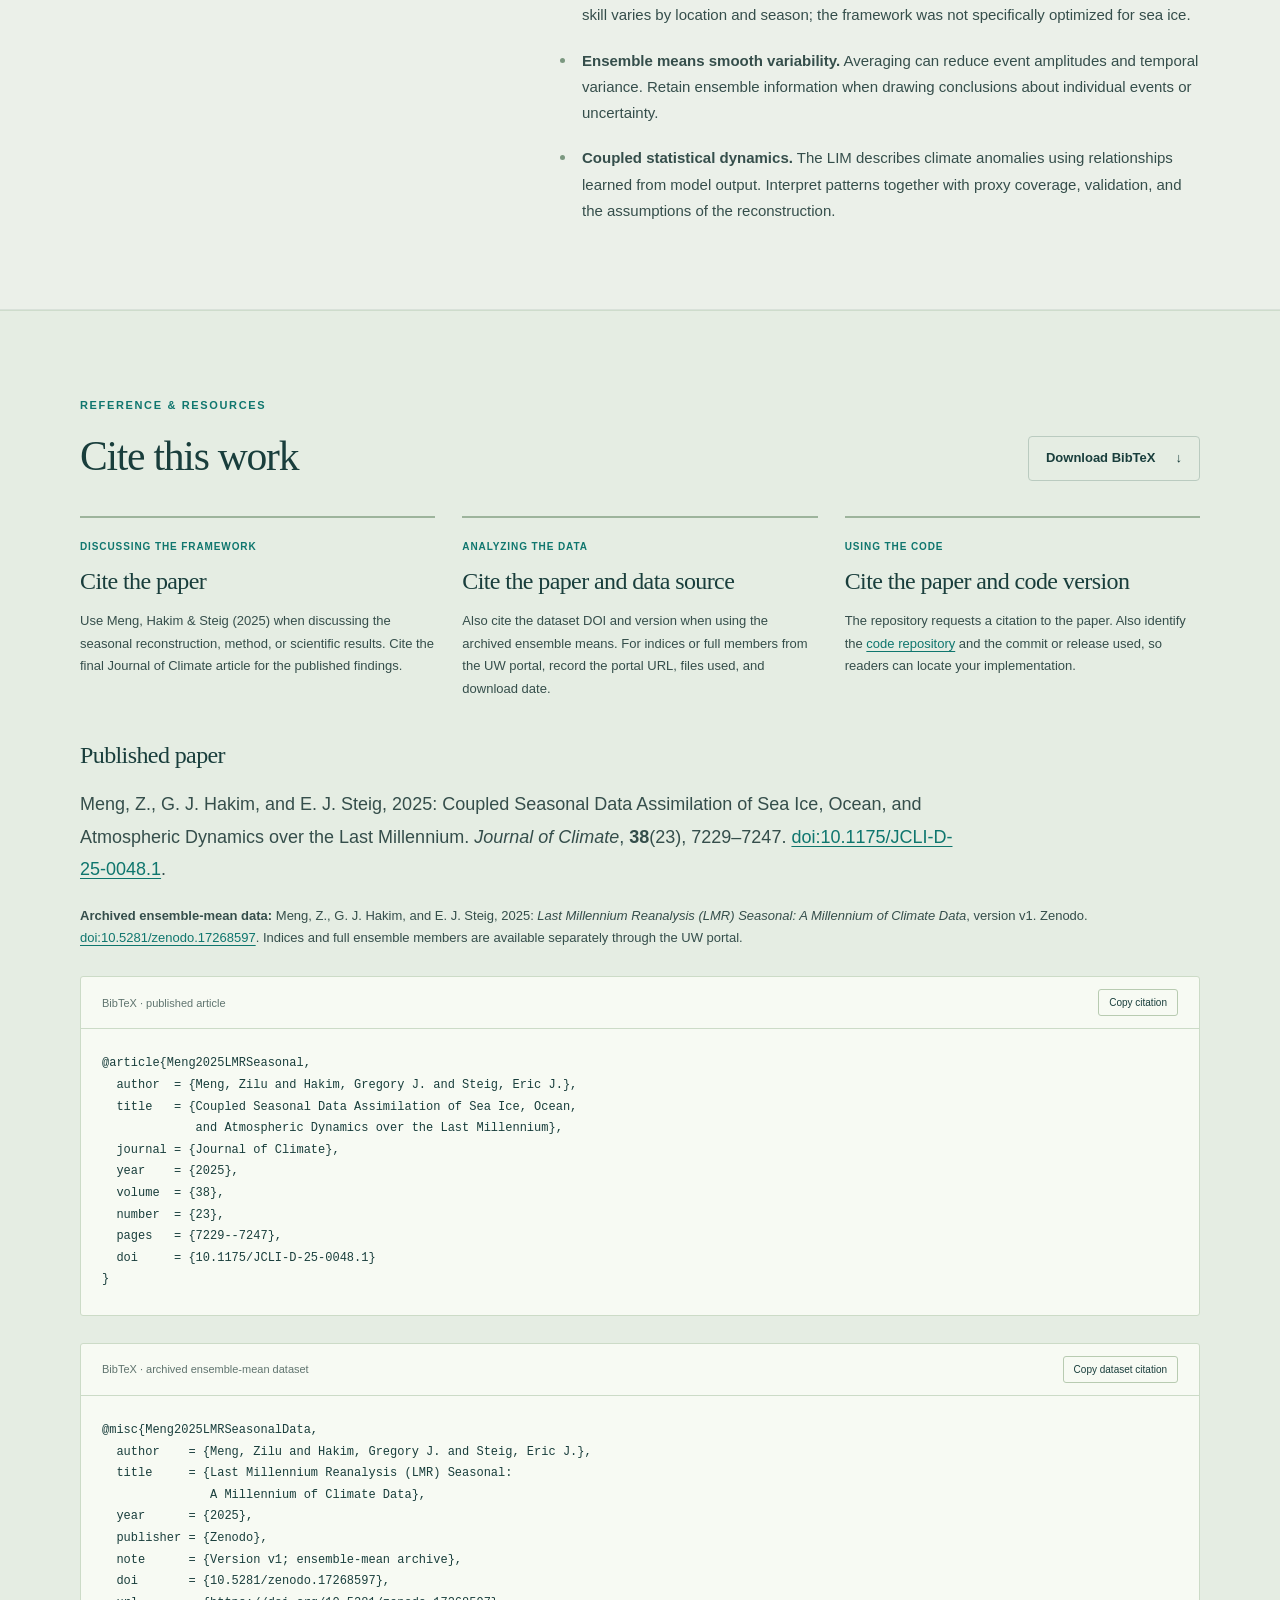
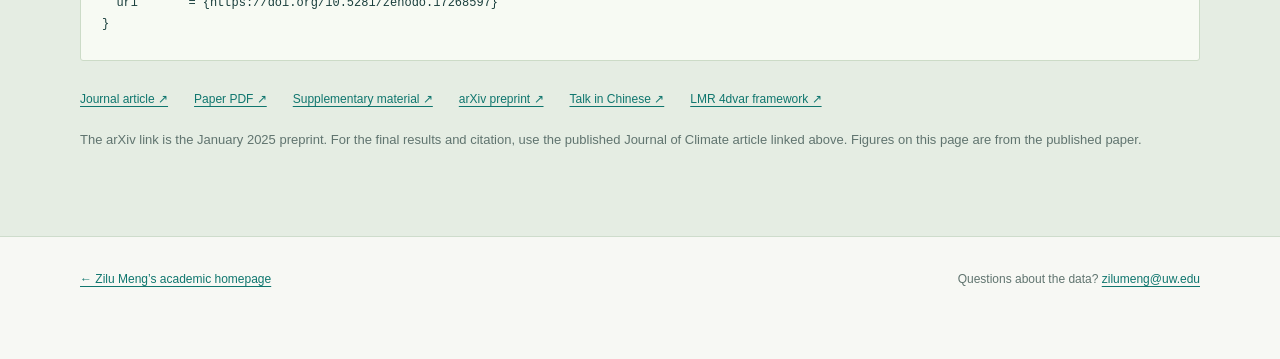
<file: lmr-seasonal/index.html>
<!doctype html>
<html lang="en">
<head>
  <meta charset="utf-8">
  <meta name="viewport" content="width=device-width, initial-scale=1">
  <title>LMR Seasonal | Seasonal Climate Reconstruction, 800–2000 CE</title>
  <meta name="description" content="LMR Seasonal reconstructs surface temperature, ocean heat content, and Northern Hemisphere sea ice for 800–2000 CE. Explore the paper, 800-member dataset, code, and a Python example.">
  <meta name="theme-color" content="#f7f8f4">
  <link rel="canonical" href="https://zilum.github.io/lmr-seasonal/">
  <meta name="citation_title" content="Coupled Seasonal Data Assimilation of Sea Ice, Ocean, and Atmospheric Dynamics over the Last Millennium">
  <meta name="citation_author" content="Zilu Meng">
  <meta name="citation_author" content="Gregory J. Hakim">
  <meta name="citation_author" content="Eric J. Steig">
  <meta name="citation_publication_date" content="2025/12/01">
  <meta name="citation_journal_title" content="Journal of Climate">
  <meta name="citation_volume" content="38">
  <meta name="citation_issue" content="23">
  <meta name="citation_firstpage" content="7229">
  <meta name="citation_lastpage" content="7247">
  <meta name="citation_doi" content="10.1175/JCLI-D-25-0048.1">
  <meta name="citation_pdf_url" content="https://zilum.github.io/lmr-seasonal/paper.pdf">
  <meta property="og:type" content="article">
  <meta property="og:title" content="LMR Seasonal — The last millennium, season by season">
  <meta property="og:description" content="A coupled atmosphere–ocean–sea ice reconstruction for 800–2000 CE. Paper, key findings, open data, code, and citation.">
  <meta property="og:url" content="https://zilum.github.io/lmr-seasonal/">
  <meta property="og:image" content="https://zilum.github.io/lmr-seasonal/assets/millennium-temperature.webp">
  <meta property="og:image:alt" content="Global mean temperature and medieval-to-Little-Ice-Age temperature patterns from the LMR Seasonal paper, Figure 14.">
  <meta name="twitter:card" content="summary_large_image">
  <link rel="icon" href="data:image/svg+xml,%3Csvg xmlns='http://www.w3.org/2000/svg' viewBox='0 0 64 64'%3E%3Crect width='64' height='64' rx='14' fill='%230f766e'/%3E%3Ctext x='32' y='42' font-family='Georgia,serif' font-size='28' font-weight='700' fill='%23ffffff' text-anchor='middle'%3EZM%3C/text%3E%3C/svg%3E">
  <link rel="stylesheet" href="./style.css">
  <script type="application/ld+json">
  {
    "@context": "https://schema.org",
    "@graph": [
      {
        "@type": "WebPage",
        "@id": "https://zilum.github.io/lmr-seasonal/",
        "url": "https://zilum.github.io/lmr-seasonal/",
        "name": "LMR Seasonal | Seasonal Climate Reconstruction, 800–2000 CE",
        "inLanguage": "en",
        "mainEntity": {"@id": "https://zilum.github.io/lmr-seasonal/#article"}
      },
      {
        "@type": "Person",
        "@id": "https://zilum.github.io/#zilu-meng",
        "name": "Zilu Meng",
        "url": "https://zilum.github.io/",
        "sameAs": "https://orcid.org/0000-0001-5706-592X"
      },
      {
        "@type": "ScholarlyArticle",
        "@id": "https://zilum.github.io/lmr-seasonal/#article",
        "headline": "Coupled Seasonal Data Assimilation of Sea Ice, Ocean, and Atmospheric Dynamics over the Last Millennium",
        "name": "Coupled Seasonal Data Assimilation of Sea Ice, Ocean, and Atmospheric Dynamics over the Last Millennium",
        "author": [
          {"@id": "https://zilum.github.io/#zilu-meng"},
          {"@type": "Person", "name": "Gregory J. Hakim"},
          {"@type": "Person", "name": "Eric J. Steig"}
        ],
        "datePublished": "2025-12-01",
        "identifier": "10.1175/JCLI-D-25-0048.1",
        "sameAs": "https://doi.org/10.1175/JCLI-D-25-0048.1",
        "isPartOf": {
          "@type": "PublicationIssue",
          "issueNumber": "23",
          "isPartOf": {
            "@type": "PublicationVolume",
            "volumeNumber": "38",
            "isPartOf": {"@type": "Periodical", "name": "Journal of Climate"}
          }
        },
        "pageStart": "7229",
        "pageEnd": "7247",
        "inLanguage": "en",
        "keywords": ["LMR Seasonal", "paleoclimate reconstruction", "online data assimilation", "ENSO", "Arctic sea ice", "ocean heat content"],
        "description": "A seasonal-resolution reconstruction of coupled atmosphere, ocean, and Northern Hemisphere sea ice using a linear inverse model and paleoclimate proxies, with instrumental and independent-proxy verification.",
        "encoding": {"@type": "MediaObject", "contentUrl": "https://zilum.github.io/lmr-seasonal/paper.pdf", "encodingFormat": "application/pdf"}
      },
      {
        "@type": "Dataset",
        "@id": "https://zilum.github.io/lmr-seasonal/#dataset",
        "name": "Last Millennium Reanalysis (LMR) Seasonal",
        "description": "Seasonal climate reconstruction for 800–2000 CE on a 2-degree grid, with 800 ensemble members. Global surface air temperature, sea surface temperature, and upper-300-m ocean heat content; Northern Hemisphere sea ice concentration and thickness.",
        "url": "https://atmos.uw.edu/~zilumeng/LMR_Seasonal/index.html",
        "sameAs": "https://doi.org/10.5281/zenodo.17268597",
        "identifier": "10.5281/zenodo.17268597",
        "creator": [
          {"@id": "https://zilum.github.io/#zilu-meng"},
          {"@type": "Person", "name": "Gregory J. Hakim"},
          {"@type": "Person", "name": "Eric J. Steig"}
        ],
        "license": "https://creativecommons.org/licenses/by/4.0/",
        "temporalCoverage": "0800/2000",
        "measurementTechnique": "Online ensemble Kalman filtering with a coupled linear inverse model and paleoclimate proxies",
        "variableMeasured": [
          {"@type": "PropertyValue", "name": "Surface air temperature anomaly", "unitText": "K"},
          {"@type": "PropertyValue", "name": "Sea surface temperature anomaly", "unitText": "K"},
          {"@type": "PropertyValue", "name": "Ocean heat content anomaly, 0–300 m", "unitText": "J/m²"},
          {"@type": "PropertyValue", "name": "Northern Hemisphere sea ice concentration anomaly", "unitText": "%"},
          {"@type": "PropertyValue", "name": "Northern Hemisphere sea ice thickness anomaly", "unitText": "m"}
        ],
        "citation": {"@id": "https://zilum.github.io/lmr-seasonal/#article"},
        "distribution": {
          "@type": "DataDownload",
          "name": "Ensemble-mean gridded fields",
          "encodingFormat": "application/gzip",
          "contentUrl": "https://zenodo.org/records/17268597/files/mean_files.tar.gz?download=1"
        }
      }
    ]
  }
  </script>
  <script async src="https://www.googletagmanager.com/gtag/js?id=G-VGE6Y107VX"></script>
  <script>
    window.dataLayer = window.dataLayer || [];
    function gtag(){dataLayer.push(arguments);}
    gtag('js', new Date());
    gtag('config', 'G-VGE6Y107VX');
  </script>
</head>
<body>
  <a class="skip-link" href="#main">Skip to content</a>
  <header class="site-header">
    <div class="shell header-inner">
      <a class="brand" href="../"><span class="brand-mark" aria-hidden="true">ZM</span><span>Zilu Meng<span class="brand-caption">Research</span></span></a>
      <nav aria-label="Page navigation">
        <a href="#findings">Findings</a>
        <a href="#method">Method</a>
        <a href="#data">Data &amp; code</a>
        <a class="nav-cite" href="#citation">Cite this work <span aria-hidden="true">↗</span></a>
      </nav>
    </div>
  </header>
  <main id="main">
    <section class="hero shell" aria-labelledby="paper-title">
      <div class="hero-main">
        <p class="eyebrow"><span class="status-dot" aria-hidden="true"></span> Journal of Climate · 2025</p>
        <p class="project-name">LMR <em>Seasonal</em></p>
        <h1 id="paper-title">Coupled Seasonal Data Assimilation of Sea Ice, Ocean, and Atmospheric Dynamics over the Last Millennium</h1>
        <p class="hero-deck">Reconstructing past climate, season by season, by combining paleoclimate records with the memory of the ocean, atmosphere, and sea ice.</p>
        <p class="authors"><a href="../">Zilu Meng</a>, Gregory J. Hakim &amp; Eric J. Steig<br><span>University of Washington</span></p>
        <div class="actions">
          <a class="button primary" href="./paper.pdf">Read the paper <span aria-hidden="true">↗</span></a>
          <a class="button secondary" href="#data">Explore the data <span aria-hidden="true">↓</span></a>
          <a class="text-link" href="https://github.com/ZiluM/LMR_Seasonal">Source code <span aria-hidden="true">↗</span></a>
        </div>
        <p class="research-uptake-link"><a href="#research-use">See how other studies use LMR Seasonal <span aria-hidden="true">↓</span></a></p>
      </div>
      <section id="abstract" class="hero-abstract" aria-labelledby="abstract-title">
        <p class="eyebrow">Published abstract</p>
        <h2 id="abstract-title">The paper in the authors’ words</h2>
        <p>“Online” data assimilation (DA) is used to generate a seasonal-resolution reanalysis dataset over the last millennium by combining forecasts from an ocean–atmosphere–sea ice coupled linear inverse model with climate proxy records. Instrumental verification reveals that this reconstruction achieves the highest correlation skill while using fewer proxies in surface temperature reconstructions compared to other paleo-DA products, particularly during boreal winter when proxy data are scarce. Reconstructed ocean and sea ice variables also have high correlation with instrumental and satellite datasets. Verification against independent proxy records shows that reconstruction skill is robust throughout the last millennium. Analysis of the results reveals that the method effectively captures the seasonal evolution and amplitude of El Niño events, seasonal temperature trends that are consistent with orbital forcing over the last millennium, and polar-amplified cooling in the transition from the medieval climate anomaly to the little ice age.</p>
        <p class="source-note">From the <a href="./paper.pdf#page=1">published Journal of Climate paper</a>. <a href="../paper/clim-JCLI-D-25-0048.1-2.pdf">Original-resolution PDF</a> is also available.</p>
      </section>
      <dl class="facts">
        <div><dt>Published data coverage</dt><dd>800–2000 <span>CE</span></dd></div>
        <div><dt>Temporal resolution</dt><dd>4 <span>seasons / year</span></dd></div>
        <div><dt>Ensemble size</dt><dd>800 <span>members</span></dd></div>
        <div><dt>Spatial resolution</dt><dd>2° × 2° <span>grid</span></dd></div>
      </dl>
    </section>

    <section class="overview section-band" aria-labelledby="overview-title">
      <div class="shell overview-grid">
        <div><p class="eyebrow">The research question</p><h2 id="overview-title">How did climate evolve<br>within each year?</h2></div>
        <div class="overview-copy">
          <p>Many paleoclimate records are sensitive to a particular season. Annual averaging can obscure that information. LMR Seasonal preserves four seasons per year and uses a coupled forecast model to carry information from one season into the next.</p>
          <p>The result is a gridded paleoclimate reanalysis of surface air temperature, sea surface temperature, upper-ocean heat content, and Northern Hemisphere sea ice. It supports research on <strong>ENSO evolution, seasonal temperature trends, and multicentennial climate change</strong>.</p>
          <p class="source-note">This page accompanies <a href="https://doi.org/10.1175/JCLI-D-25-0048.1">Meng, Hakim &amp; Steig (2025)</a>. The published data range is documented in the <a href="https://zenodo.org/records/17268597">dataset archive</a>.</p>
        </div>
      </div>
    </section>

    <section id="findings" class="shell section" aria-labelledby="findings-title">
      <div class="section-heading"><div><p class="eyebrow">Evidence from the paper</p><h2 id="findings-title">What the reconstruction reveals</h2></div><p>Three results, with the figures<br>and context behind them.</p></div>
      <article class="finding" id="finding-skill">
        <div class="finding-copy"><span class="finding-number">01</span><h3>Seasonal information improves winter reconstruction.</h3>
          <p>Against HadCRUT5 over 1880–2000, LMR Seasonal reconstructs surface temperature in all four seasons. Compared with PHYDA, its relative advantage is more pronounced in boreal winter, when temperature-sensitive proxies are sparse.</p>
          <p>The comparison varies by region and season: PHYDA performs better in parts of North America and Eurasia during summer. The figure maps those differences rather than implying a uniform improvement.</p>
          <a class="source-link" href="./paper.pdf#page=11">Paper §3a · Fig. 4 <span aria-hidden="true">↗</span></a>
        </div>
        <figure class="paper-figure"><a href="./assets/seasonal-temperature-skill.webp" aria-label="Open Figure 4 at full resolution"><img src="./assets/seasonal-temperature-skill.webp" width="2000" height="2228" alt="Figure 4: maps of LMR Seasonal surface temperature correlation with HadCRUT5 for DJF, JJA, MAM, and SON, plus PHYDA winter and summer correlations and the differences between reconstructions." loading="lazy"></a><figcaption><strong>Fig. 4 · Seasonal temperature verification.</strong> Left: LMR Seasonal in all four seasons. Right: PHYDA and correlation differences for DJF and JJA. Black dots in the difference maps indicate significance at the 95% level. Verification period: 1880–2000.</figcaption></figure>
      </article>
      <article class="finding" id="finding-enso">
        <div class="finding-copy"><span class="finding-number">02</span><h3>El Niño emerges as an evolving event.</h3>
          <p>The reconstruction captures much of the seasonal evolution of four El Niño onset classes in the instrumental period, including strong basin-wide, moderate eastern-Pacific, moderate central-Pacific, and successive events.</p>
          <p>Reconstructed amplitudes are smaller for some classes. The central-Pacific comparison is based on only three events during 1900–2000. These modern comparisons help assess the reconstruction before using the longer record to study ENSO.</p>
          <a class="source-link" href="./paper.pdf#page=14">Paper §3a · Figs. 10–11 <span aria-hidden="true">↗</span></a>
        </div>
        <figure class="paper-figure"><a href="./assets/enso-evolution.webp" aria-label="Open Figure 10 at full resolution"><img src="./assets/enso-evolution.webp" width="2000" height="2068" alt="Figure 10: longitude-time composites of tropical Pacific sea surface temperature anomalies for four El Niño classes. HadISST observations are on the left and LMR Seasonal on the right." loading="lazy"></a><figcaption><strong>Fig. 10 · El Niño onset and evolution.</strong> HadISST (left) and LMR Seasonal (right), using events from 1900–2000. Rows show the four event classes; dots indicate composite anomalies significant at the 95% level. The color scale is SST anomaly in °C.</figcaption></figure>
      </article>
      <article class="finding" id="finding-millennium">
        <div class="finding-copy"><span class="finding-number">03</span><h3>Long-term cooling has a seasonal and polar signature.</h3>
          <p>For 850–1850 CE, reconstructed cooling is greater in DJF and SON than in MAM and JJA, consistent with a delayed climate response to orbital-insolation trends. These trends emerge from proxy assimilation; trends were removed from the model training data.</p>
          <p>The reconstruction also resolves amplified high-latitude cooling from the Medieval Climate Anomaly (950–1250 CE) to the Little Ice Age (1400–1700 CE), alongside changes in Northern Hemisphere sea ice and upper-ocean heat content.</p>
          <a class="source-link" href="./paper.pdf#page=15">Paper §4 · Figs. 13–15 <span aria-hidden="true">↗</span></a>
        </div>
        <figure class="paper-figure"><a href="./assets/millennium-temperature.webp" aria-label="Open Figure 14 at full resolution"><img src="./assets/millennium-temperature.webp" width="2000" height="1682" alt="Figure 14: global mean temperature across 800–2000 CE and maps of Medieval Climate Anomaly minus Little Ice Age temperature for LMR Seasonal, LMRv2, PHYDA, and LMR Online." loading="lazy"></a><figcaption><strong>Fig. 14 · Medieval climate and the Little Ice Age.</strong> Top: global mean temperature, including 20-year running means and LMR Seasonal ensemble intervals. Maps: MCA minus LIA temperature. Hatching marks regions that do not pass the 95% significance test.</figcaption></figure>
      </article>
    </section>

    <section id="method" class="method section-band" aria-labelledby="method-title">
      <div class="shell section">
        <div class="section-heading"><div><p class="eyebrow">How the system works</p><h2 id="method-title">Forecast. Update. Carry the memory forward.</h2></div></div>
        <div class="method-grid">
          <article><span class="step">01 / FORECAST</span><h3>A coupled climate prior</h3><p>A linear inverse model (LIM), trained on climate-model output, forecasts surface temperature, upper-ocean heat content, and Northern Hemisphere sea ice from one season to the next.</p></article>
          <article><span class="step">02 / ASSIMILATE</span><h3>Proxies in their own seasons</h3><p>Proxy system models connect tree rings, corals, and ice cores to climate variables. An ensemble Kalman filter updates the appropriate season or set of seasons using each record’s temperature sensitivity.</p></article>
          <article><span class="step">03 / CYCLE</span><h3>Information persists</h3><p>The updated climate state initializes the next forecast. Ocean and sea ice persistence help transmit proxy information into seasons with fewer records. Annual-mean proxies update the available seasonal states.</p></article>
        </div>
        <div class="season-strip" aria-label="Seasonal forecast cycle"><span><strong>DJF</strong>Dec–Feb</span><span aria-hidden="true">→</span><span><strong>MAM</strong>Mar–May</span><span aria-hidden="true">→</span><span><strong>JJA</strong>Jun–Aug</span><span aria-hidden="true">→</span><span><strong>SON</strong>Sep–Nov</span><span class="cycle-note">→ next year</span></div>
        <p class="source-note">Method: <a href="./paper.pdf#page=2">paper §2, Fig. 2 and Table 1</a>. Instrumental verification uses temperature, ocean, and sea ice reference datasets. Independent-proxy verification withholds 20% of proxies across 50 bootstrap experiments (<a href="./paper.pdf#page=14">§3b, Fig. 12</a>).</p>
      </div>
    </section>

    <section id="data" class="shell section" aria-labelledby="data-title">
      <div class="section-heading"><div><p class="eyebrow">Use the reconstruction</p><h2 id="data-title">Open data. A practical starting point.</h2></div><p>NetCDF files · 800 ensemble members<br>Four seasonal means per year</p></div>
      <div class="resource-grid">
        <a class="resource" href="https://atmos.uw.edu/~zilumeng/LMR_Seasonal/index.html"><span class="resource-kind">DATA PORTAL <span aria-hidden="true">↗</span></span><h3>Choose a variable</h3><p>Climate indices, ensemble means, and individual members hosted at the University of Washington.</p></a>
        <a class="resource" href="https://doi.org/10.5281/zenodo.17268597"><span class="resource-kind">ARCHIVED DATA <span aria-hidden="true">↗</span></span><h3>Ensemble means</h3><p>Version v1 on Zenodo, with a persistent dataset DOI. The archive contains gridded ensemble means.</p></a>
        <a class="resource" href="https://github.com/ZiluM/LMR_Seasonal"><span class="resource-kind">SOURCE CODE <span aria-hidden="true">↗</span></span><h3>Reproduce the workflow</h3><p>LIM training, proxy-model calibration, and data assimilation, with configuration files.</p></a>
      </div>
      <div class="data-spec">
        <h3>What is available?</h3>
        <p>The published files cover <strong>800–2000 CE</strong>. Global temperature and ocean fields use a 90 × 180 grid; Northern Hemisphere sea ice fields use a 45 × 180 grid. Both have 2° spacing.</p>
        <div class="table-scroll" tabindex="0" role="region" aria-label="Available gridded variables"><table><caption>Ensemble-mean gridded fields</caption><thead><tr><th scope="col">Variable</th><th scope="col">Description</th><th scope="col">Units</th><th scope="col">Coverage</th><th scope="col">File</th></tr></thead><tbody>
          <tr><th scope="row"><code>tas</code></th><td>2-m surface air temperature anomaly</td><td>K</td><td>Global</td><td><a href="https://atmos.uw.edu/~zilumeng/LMR_Seasonal/data/mean/tas_mean.nc">tas_mean.nc</a></td></tr>
          <tr><th scope="row"><code>tos</code></th><td>Sea surface temperature anomaly</td><td>K</td><td>Global oceans</td><td><a href="https://atmos.uw.edu/~zilumeng/LMR_Seasonal/data/mean/tos_mean.nc">tos_mean.nc</a></td></tr>
          <tr><th scope="row"><code>ohc300</code></th><td>Ocean heat content anomaly, 0–300 m</td><td>J m<sup>−2</sup></td><td>Global oceans</td><td><a href="https://atmos.uw.edu/~zilumeng/LMR_Seasonal/data/mean/ohc300_mean.nc">ohc300_mean.nc</a></td></tr>
          <tr><th scope="row"><code>sic</code></th><td>Sea ice concentration anomaly</td><td>%</td><td>Northern Hemisphere</td><td><a href="https://atmos.uw.edu/~zilumeng/LMR_Seasonal/data/mean/sic_mean.nc">sic_mean.nc</a></td></tr>
          <tr><th scope="row"><code>sit</code></th><td>Sea ice thickness anomaly</td><td>m</td><td>Northern Hemisphere</td><td><a href="https://atmos.uw.edu/~zilumeng/LMR_Seasonal/data/mean/sit_mean.nc">sit_mean.nc</a></td></tr>
        </tbody></table></div>
        <p>Ensemble indices include <a href="https://atmos.uw.edu/~zilumeng/LMR_Seasonal/data/index/GMT_ens.nc">global mean temperature</a> (K), <a href="https://atmos.uw.edu/~zilumeng/LMR_Seasonal/data/index/Nino34_ens.nc">Niño-3.4</a> (K), <a href="https://atmos.uw.edu/~zilumeng/LMR_Seasonal/data/index/SIA_ens.nc">Northern Hemisphere sea ice area</a> (m²), and <a href="https://atmos.uw.edu/~zilumeng/LMR_Seasonal/data/index/SIV_ens.nc">sea ice volume</a> (m³).</p>
        <aside class="data-note"><strong>Before interpreting the values</strong><p>The <a href="https://atmos.uw.edu/~zilumeng/LMR_Seasonal/index.html">data portal</a> documents anomalies relative to the 1950–1980 climatological mean, except for sea ice area and volume. Sea ice concentration anomalies can be negative; they are not absolute concentrations. Use the ensemble members or index ensembles to assess uncertainty.</p></aside>
      </div>
      <div class="quickstart">
        <div class="quickstart-copy"><p class="eyebrow">A small first download</p><h3>Read the Niño-3.4 ensemble in Python.</h3><p>Start with one climate-index file. The example calculates the ensemble mean and interquartile range for 1900–2000.</p><p>Use <code>cftime</code> to decode the full record, including early dates. File timestamps in January, April, July, and October label DJF, MAM, JJA, and SON, respectively; these are three-month averages. DJF includes December of the previous year.</p><p class="source-note">Dependencies: <code>xarray</code>, <code>netCDF4</code>, <code>cftime</code>.<br><a href="https://atmos.uw.edu/~zilumeng/LMR_Seasonal/quickstart.html">Full data-portal guide <span aria-hidden="true">↗</span></a></p></div>
        <div class="code-panel"><div class="code-toolbar"><span>Python · Niño-3.4</span><button type="button" data-copy="python-example" hidden>Copy code</button></div><pre><code id="python-example">from pathlib import Path
from urllib.request import urlretrieve
import xarray as xr

path = Path("Nino34_ens.nc")
if not path.exists():
    urlretrieve(
        "https://atmos.uw.edu/~zilumeng/LMR_Seasonal/"
        "data/index/Nino34_ens.nc", path
    )

with xr.open_dataset(path, use_cftime=True) as ds:
    nino = ds["Nino34"].sel(time=slice("1900", "2000"))
    mean = nino.mean("ens_num")
    iqr = nino.quantile([0.25, 0.75], dim="ens_num")
    print(mean)
    print(iqr)</code></pre><p class="code-status" aria-live="polite"></p></div>
      </div>
      <p class="source-note">Data license: <a href="https://creativecommons.org/licenses/by/4.0/">CC BY 4.0</a>. Code license: <a href="https://github.com/ZiluM/LMR_Seasonal/blob/main/LINCENSE">BSD 3-Clause</a>. For a first look, use the ensemble means or indices; the full gridded ensemble is approximately 2 TB.</p>
    </section>

    <section id="research-use" class="shell section research-use" aria-labelledby="research-use-title">
      <div class="section-heading"><div><p class="eyebrow">Selected research uses</p><h2 id="research-use-title">How other studies<br>use this work</h2></div><p>Independent studies that cite Meng, Hakim &amp; Steig (2025), with the specific use documented in each paper.</p></div>
      <div class="research-use-grid">
        <article class="research-use-item">
          <span class="resource-kind">DATA COMPARISON</span>
          <h3><a href="https://cp.copernicus.org/articles/22/915/2026/">Climate field reconstructions for the North Atlantic region of annual and seasonal resolution spanning CE 1241–1970</a></h3>
          <p class="study-reference">Sjolte &amp; Tao (2026) · <em>Climate of the Past</em>, 22, 915–933</p>
          <p>Compares LMR Seasonal summer and winter temperatures with a North Atlantic reconstruction spanning 1241–1970, examining spatial agreement and how it changes through time.</p>
          <p class="study-evidence">Use documented in §§2.3 and 3.5, including Figs. 8 and 11.<br><a href="https://doi.org/10.5194/cp-22-915-2026">doi:10.5194/cp-22-915-2026</a></p>
        </article>
        <article class="research-use-item">
          <span class="resource-kind">REGIONAL TEMPERATURE EVALUATION</span>
          <h3><a href="https://www.nature.com/articles/s41597-026-06959-0">Gridded millennial summer temperature dataset over the Yangtze River Basin</a></h3>
          <p class="study-reference">Dilawar et al. (2026) · <em>Scientific Data</em>, 13, 687</p>
          <p>Compares LMR Seasonal with a new Yangtze River Basin summer temperature dataset and observations to evaluate regional temperature patterns and variability.</p>
          <p class="study-evidence"><a href="https://www.nature.com/articles/s41597-026-06959-0#Sec21">Technical Validation</a> · <a href="https://www.nature.com/articles/s41597-026-06959-0#Fig7">Fig. 7</a> · <a href="https://www.nature.com/articles/s41597-026-06959-0#ref-CR75">Reference 75</a><br><a href="https://doi.org/10.1038/s41597-026-06959-0">doi:10.1038/s41597-026-06959-0</a></p>
        </article>
        <article class="research-use-item">
          <span class="resource-kind">CLIMATE SIMULATION ASSESSMENT</span>
          <h3><a href="https://www.nature.com/articles/s41467-026-70049-3">Millennial land carbon emissions in China offset by carbon sinks of the past four decades</a></h3>
          <p class="study-reference">Chen et al. (2026) · <em>Nature Communications</em>, 17, 3234</p>
          <p>Uses LMR Seasonal alongside other reconstructions to assess simulated temperature variability and long-term trends in China for a millennial land-carbon study.</p>
          <p class="study-evidence"><a href="https://www.nature.com/articles/s41467-026-70049-3#Sec9">Climate forcing methods</a> · <a href="https://www.nature.com/articles/s41467-026-70049-3#Fig1">Fig. 1a</a> · <a href="https://www.nature.com/articles/s41467-026-70049-3#ref-CR37">Reference 37</a><br><a href="https://doi.org/10.1038/s41467-026-70049-3">doi:10.1038/s41467-026-70049-3</a></p>
        </article>
        <article class="research-use-item">
          <span class="resource-kind">METHOD REUSE</span>
          <h3><a href="https://agupubs.onlinelibrary.wiley.com/doi/10.1029/2026MS005767">Non-Gaussian Assimilation of Atmospheric and Oceanic Data in Latent Space for Paleoclimate Reconstruction</a></h3>
          <p class="study-reference">Lin et al. (2026) · <em>Journal of Advances in Modeling Earth Systems</em>, 18(7), e2026MS005767</p>
          <p>Cites Meng et al. (2025) for two choices in its linear inverse model: retaining 15 principal components per variable and handling negative noise-covariance eigenvalues while preserving total variance.</p>
          <p class="study-evidence">Use documented in §2.1.1, “Linear Inverse Model.”<br><a href="https://doi.org/10.1029/2026MS005767">doi:10.1029/2026MS005767</a></p>
        </article>
      </div>
      <p class="source-note research-use-note">Selected examples, checked 4 October 2026; this is not a complete citation list. Data comparisons and methodological citations are identified separately. For references to include in your own work, see <a href="#citation">Cite this work</a>.</p>
    </section>

    <section class="limits section-band" aria-labelledby="limits-title"><div class="shell section limits-grid">
      <div><p class="eyebrow">Scope &amp; interpretation</p><h2 id="limits-title">Read the skill<br>alongside the result.</h2><p class="source-note">Based on paper §§2–5.</p></div>
      <div><ul class="limits-list">
        <li><strong>Seasonal climate fields.</strong> Four three-month averages per year support seasonal-to-multicentennial analyses. This dataset does not resolve daily weather or individual storms.</li>
        <li><strong>Regional skill varies.</strong> Sparse proxies and model teleconnections limit some regions, including the Southern Ocean. Modern verification does not provide equally direct constraints for every earlier year.</li>
        <li><strong>Northern Hemisphere sea ice.</strong> Southern Hemisphere sea ice is not reconstructed. Sea ice skill varies by location and season; the framework was not specifically optimized for sea ice.</li>
        <li><strong>Ensemble means smooth variability.</strong> Averaging can reduce event amplitudes and temporal variance. Retain ensemble information when drawing conclusions about individual events or uncertainty.</li>
        <li><strong>Coupled statistical dynamics.</strong> The LIM describes climate anomalies using relationships learned from model output. Interpret patterns together with proxy coverage, validation, and the assumptions of the reconstruction.</li>
      </ul></div>
    </div></section>


    <section id="citation" class="citation-section" aria-labelledby="citation-title"><div class="shell section">
      <div class="section-heading"><div><p class="eyebrow">Reference &amp; resources</p><h2 id="citation-title">Cite this work</h2></div><a class="button secondary" href="./citation.bib" download>Download BibTeX <span aria-hidden="true">↓</span></a></div>
      <div class="citation-guidance" aria-label="Recommended references by use">
        <article><span class="resource-kind">DISCUSSING THE FRAMEWORK</span><h3>Cite the paper</h3><p>Use Meng, Hakim &amp; Steig (2025) when discussing the seasonal reconstruction, method, or scientific results. Cite the final Journal of Climate article for the published findings.</p></article>
        <article><span class="resource-kind">ANALYZING THE DATA</span><h3>Cite the paper and data source</h3><p>Also cite the dataset DOI and version when using the archived ensemble means. For indices or full members from the UW portal, record the portal URL, files used, and download date.</p></article>
        <article><span class="resource-kind">USING THE CODE</span><h3>Cite the paper and code version</h3><p>The repository requests a citation to the paper. Also identify the <a href="https://github.com/ZiluM/LMR_Seasonal">code repository</a> and the commit or release used, so readers can locate your implementation.</p></article>
      </div>
      <h3 class="reference-label">Published paper</h3>
      <p class="citation-text">Meng, Z., G. J. Hakim, and E. J. Steig, 2025: Coupled Seasonal Data Assimilation of Sea Ice, Ocean, and Atmospheric Dynamics over the Last Millennium. <em>Journal of Climate</em>, <strong>38</strong>(23), 7229–7247. <a href="https://doi.org/10.1175/JCLI-D-25-0048.1">doi:10.1175/JCLI-D-25-0048.1</a>.</p>
      <p class="dataset-citation"><strong>Archived ensemble-mean data:</strong> Meng, Z., G. J. Hakim, and E. J. Steig, 2025: <em>Last Millennium Reanalysis (LMR) Seasonal: A Millennium of Climate Data</em>, version v1. Zenodo. <a href="https://doi.org/10.5281/zenodo.17268597">doi:10.5281/zenodo.17268597</a>. Indices and full ensemble members are available separately through the UW portal.</p>
      <div class="citation-code"><div class="code-toolbar"><span>BibTeX · published article</span><button type="button" data-copy="bibtex-example" hidden>Copy citation</button></div><pre><code id="bibtex-example">@article{Meng2025LMRSeasonal,
  author  = {Meng, Zilu and Hakim, Gregory J. and Steig, Eric J.},
  title   = {Coupled Seasonal Data Assimilation of Sea Ice, Ocean,
             and Atmospheric Dynamics over the Last Millennium},
  journal = {Journal of Climate},
  year    = {2025},
  volume  = {38},
  number  = {23},
  pages   = {7229--7247},
  doi     = {10.1175/JCLI-D-25-0048.1}
}</code></pre><p class="code-status" aria-live="polite"></p></div>
      <div class="citation-code"><div class="code-toolbar"><span>BibTeX · archived ensemble-mean dataset</span><button type="button" data-copy="dataset-bibtex" hidden>Copy dataset citation</button></div><pre><code id="dataset-bibtex">@misc{Meng2025LMRSeasonalData,
  author    = {Meng, Zilu and Hakim, Gregory J. and Steig, Eric J.},
  title     = {Last Millennium Reanalysis (LMR) Seasonal:
               A Millennium of Climate Data},
  year      = {2025},
  publisher = {Zenodo},
  note      = {Version v1; ensemble-mean archive},
  doi       = {10.5281/zenodo.17268597},
  url       = {https://doi.org/10.5281/zenodo.17268597}
}</code></pre><p class="code-status" aria-live="polite"></p></div>
      <nav class="all-resources" aria-label="All research resources"><a href="https://doi.org/10.1175/JCLI-D-25-0048.1">Journal article ↗</a><a href="./paper.pdf">Paper PDF ↗</a><a href="../paper/LMR_Season-2.pdf">Supplementary material ↗</a><a href="https://arxiv.org/abs/2501.14130">arXiv preprint ↗</a><a href="https://www.bilibili.com/video/BV19tGNzQE3R">Talk in Chinese ↗</a><a href="../lmr-four-d/">LMR 4dvar framework ↗</a></nav>
      <p class="source-note">The arXiv link is the January 2025 preprint. For the final results and citation, use the published Journal of Climate article linked above. Figures on this page are from the published paper.</p>
    </div></section>
  </main>
  <footer class="shell site-footer"><a href="../">← Zilu Meng’s academic homepage</a><span>Questions about the data? <a href="mailto:zilumeng@uw.edu">zilumeng@uw.edu</a></span></footer>
  <script>
    if (navigator.clipboard && window.isSecureContext) {
      document.querySelectorAll('[data-copy]').forEach((button) => {
        button.hidden = false;
        button.addEventListener('click', async () => {
          const status = button.closest('div').parentElement.querySelector('.code-status');
          try {
            await navigator.clipboard.writeText(document.getElementById(button.dataset.copy).textContent);
            status.textContent = 'Copied to clipboard.';
          } catch {
            status.textContent = 'Select and copy the text manually.';
          }
        });
      });
    }
  </script>
</body>
</html>
</file>
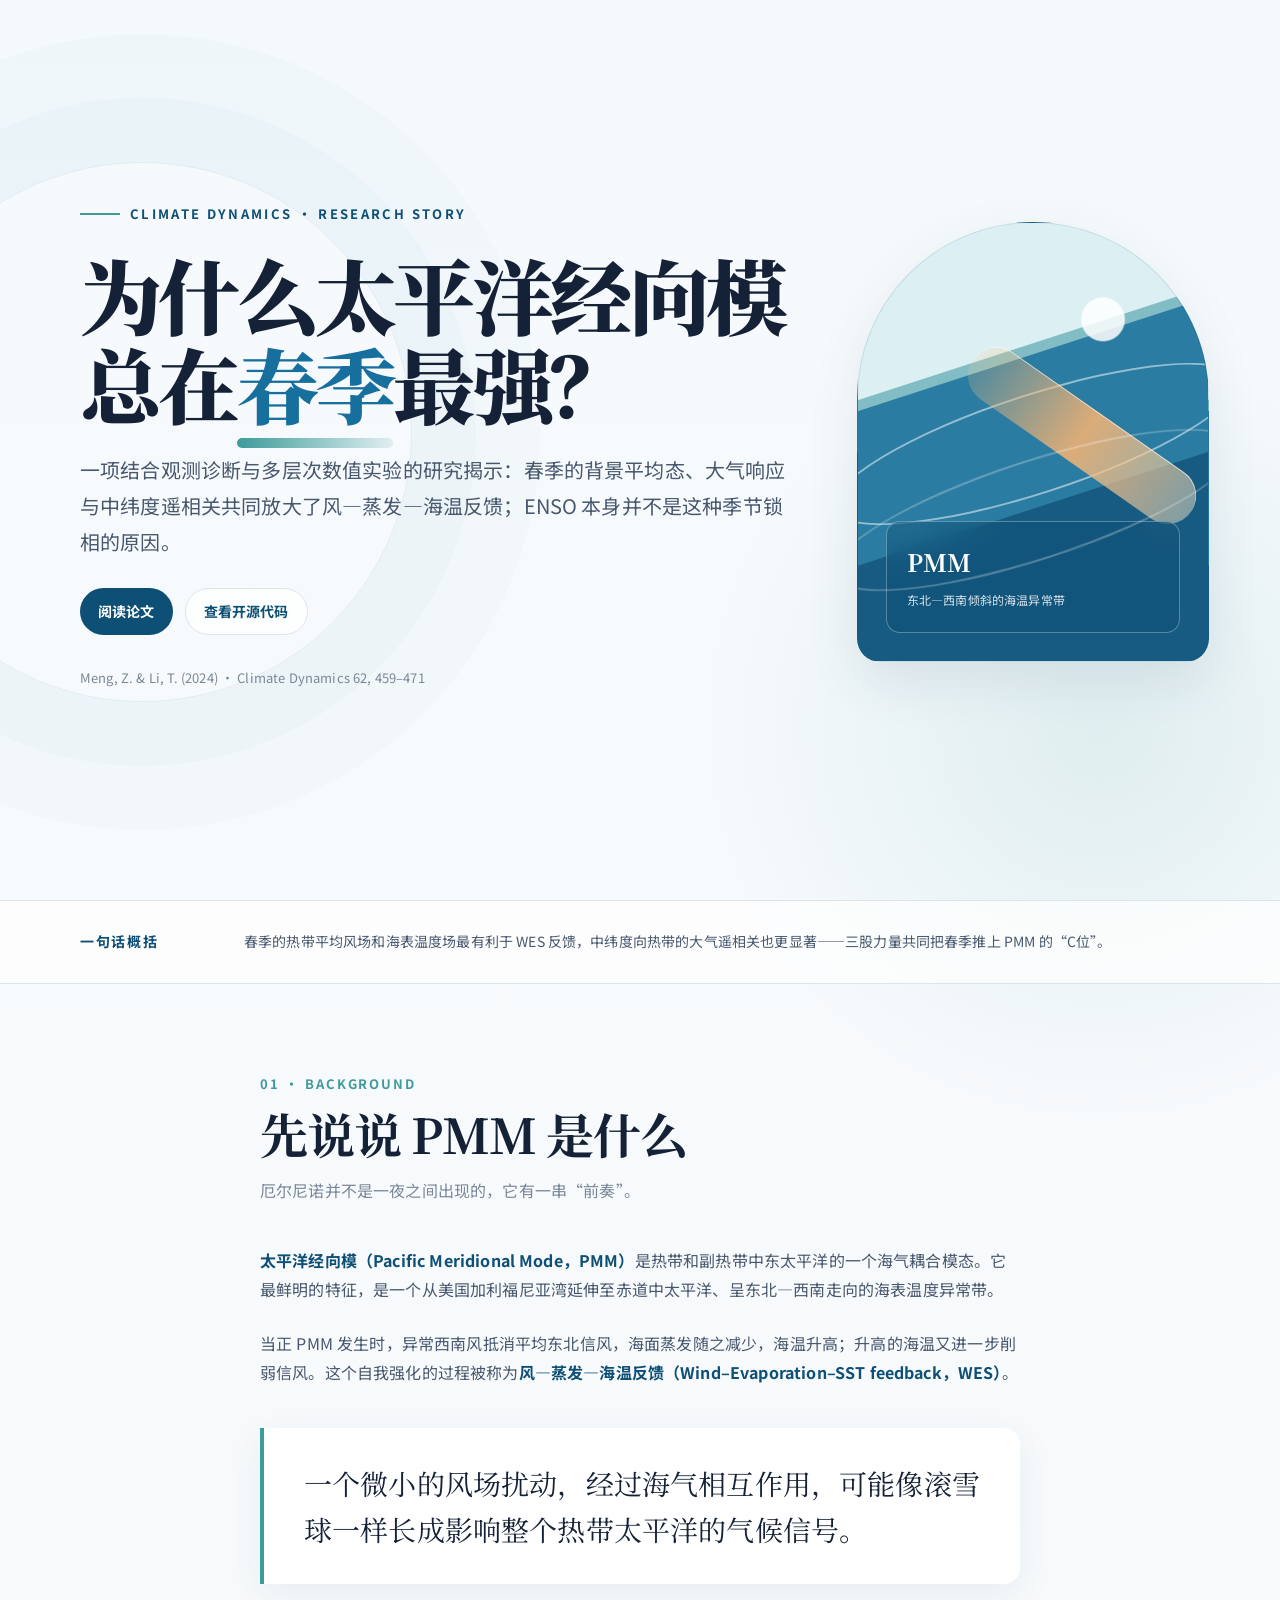
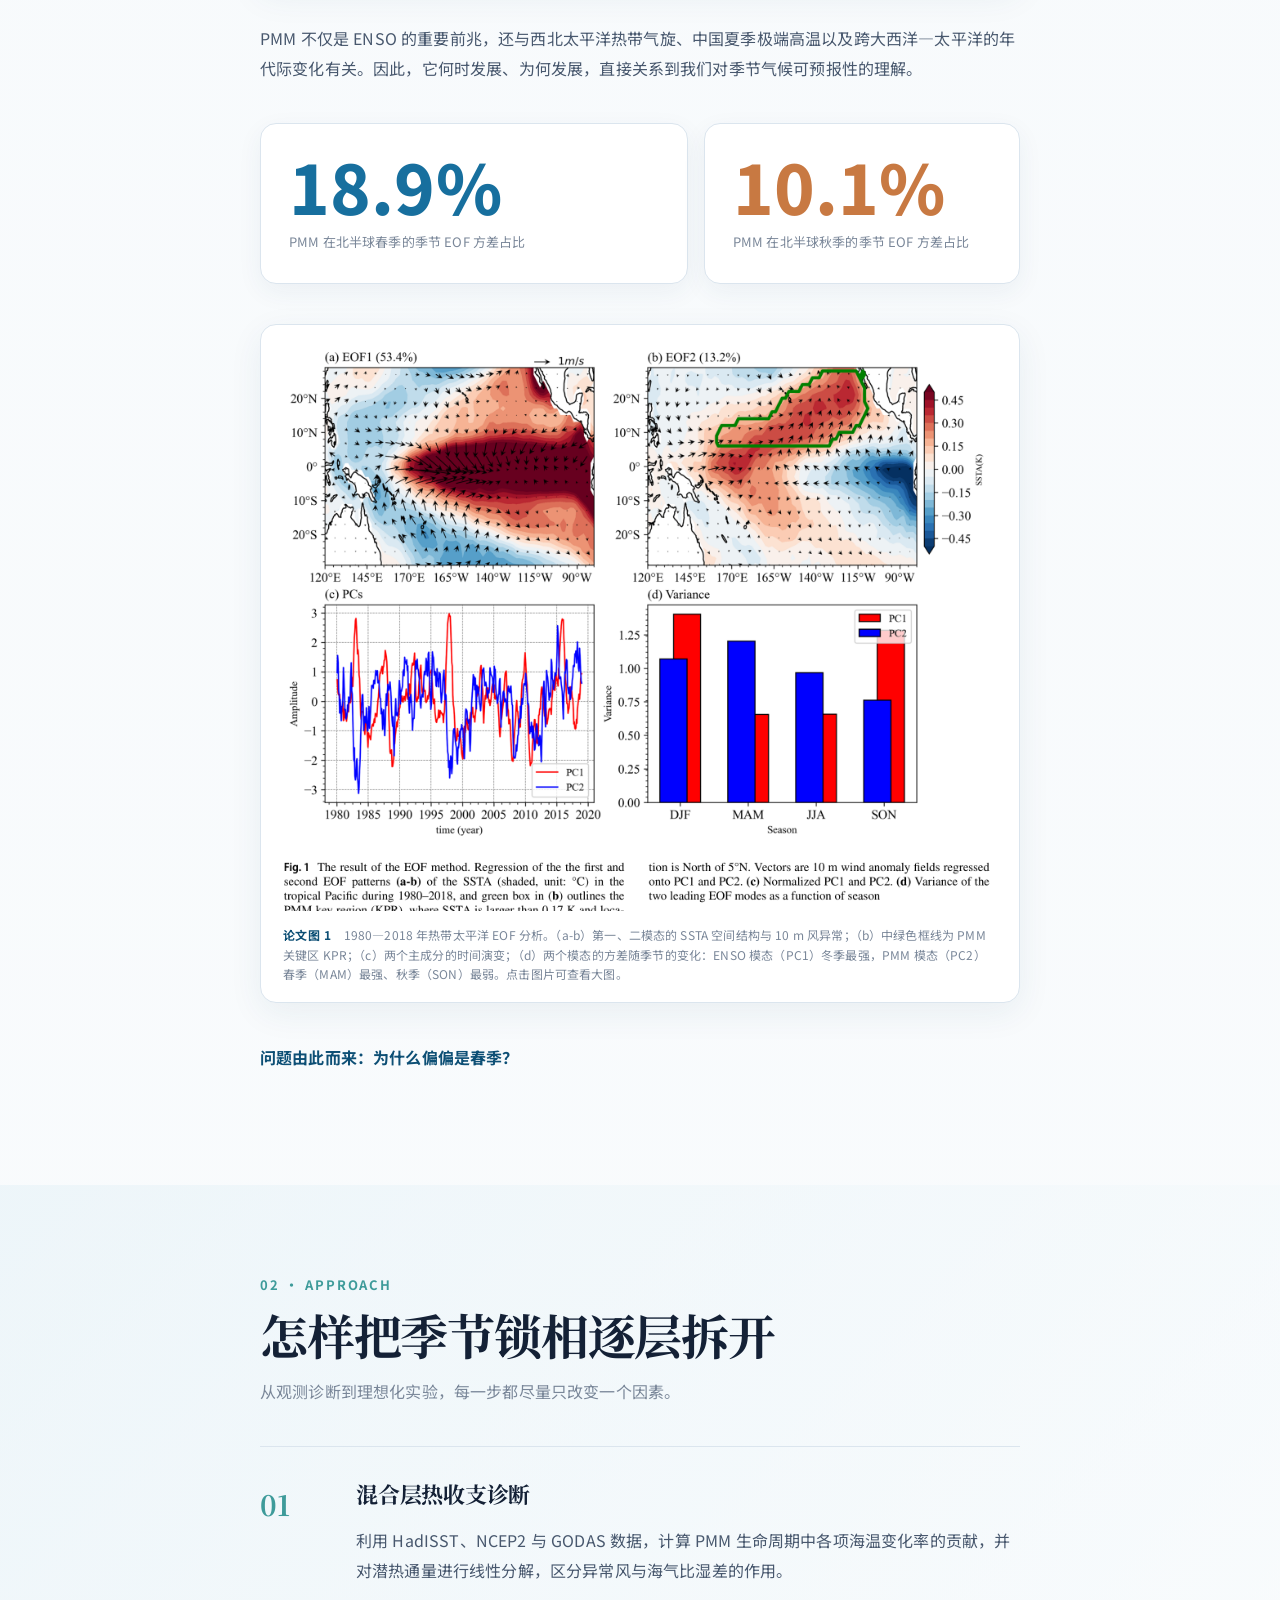
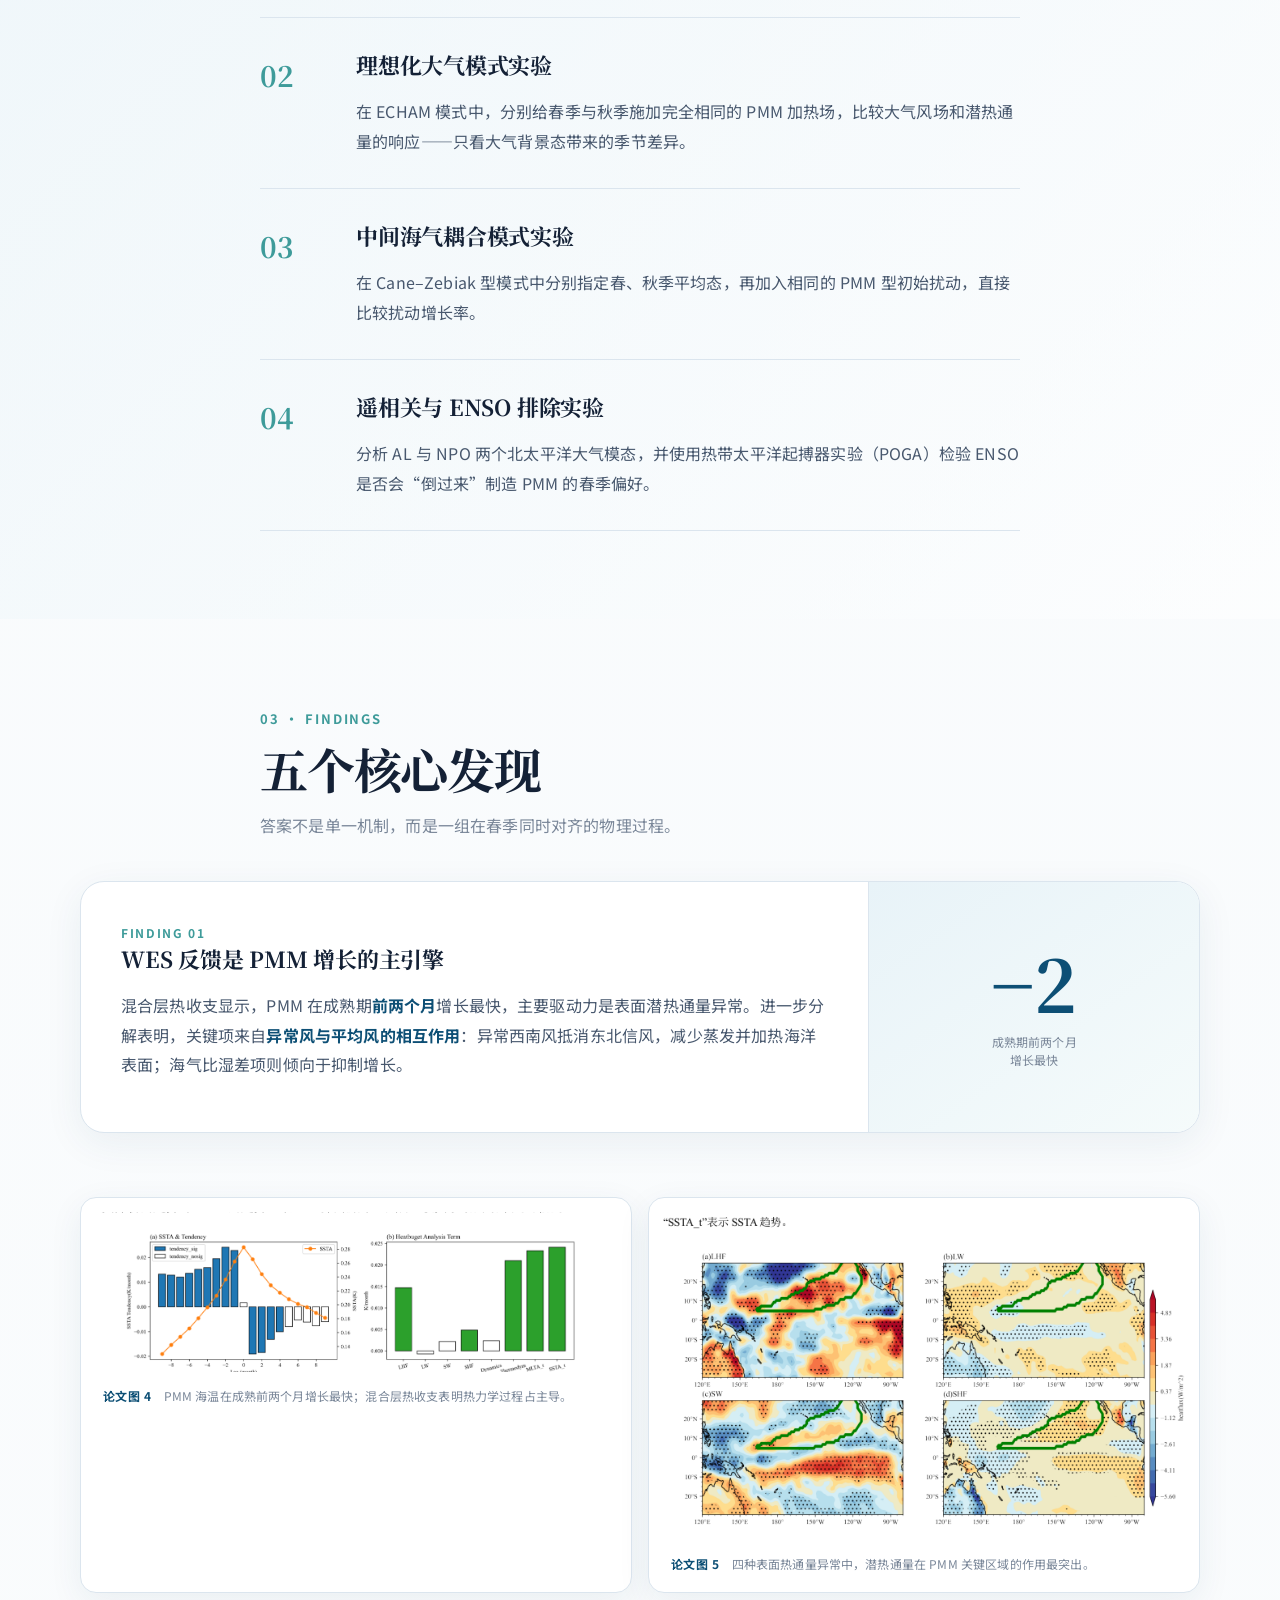
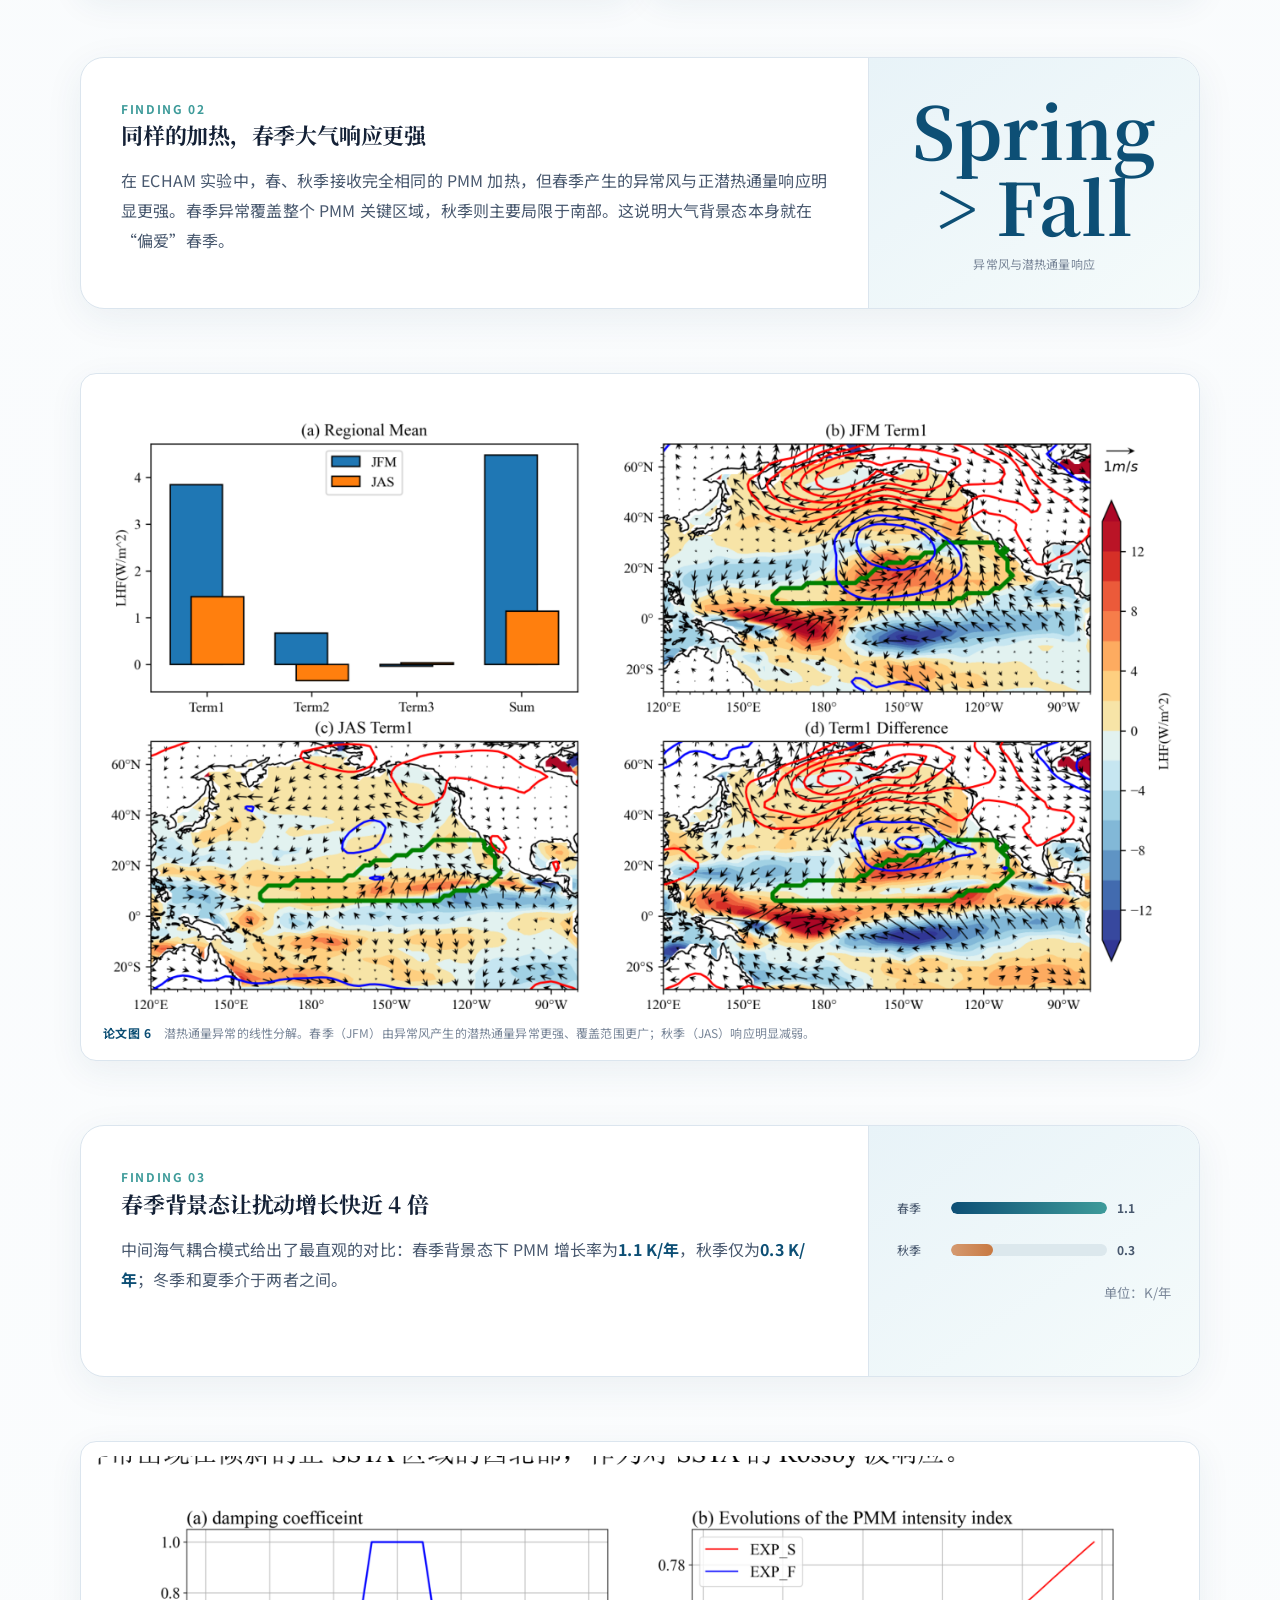
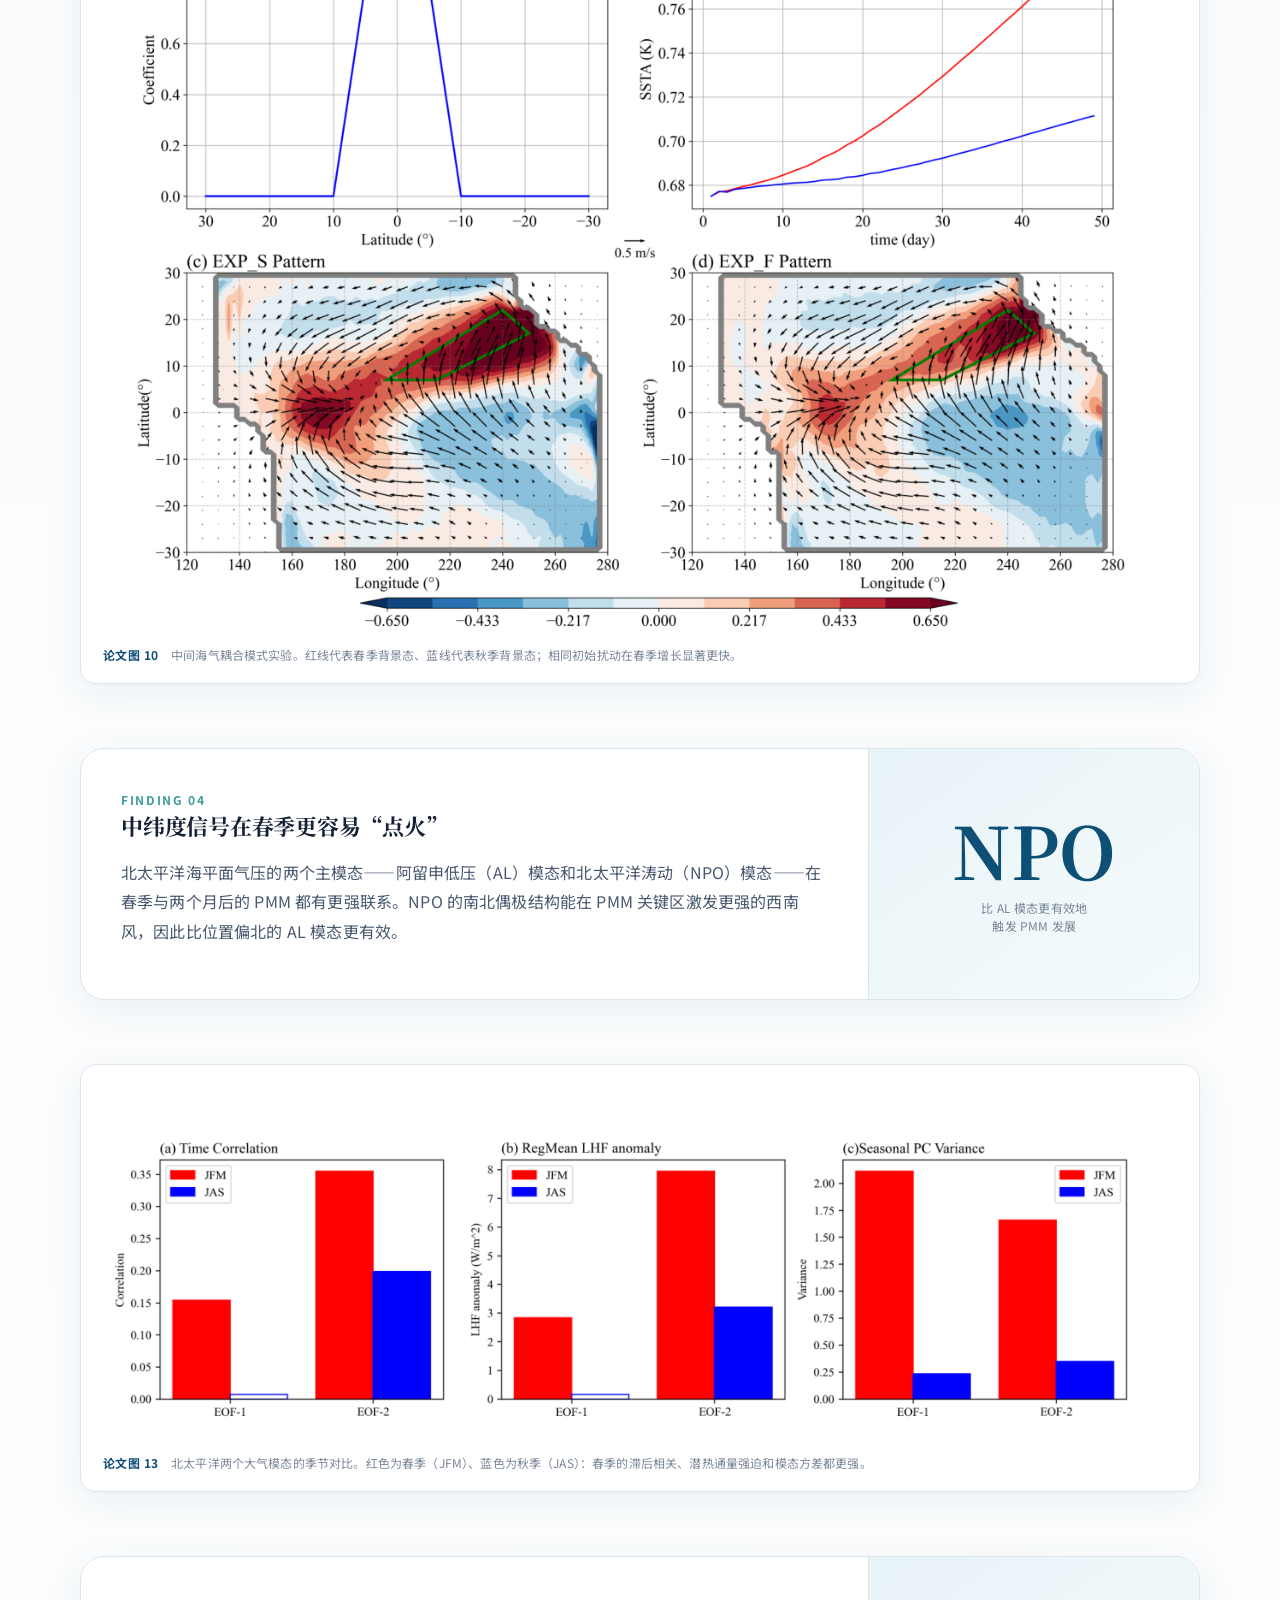
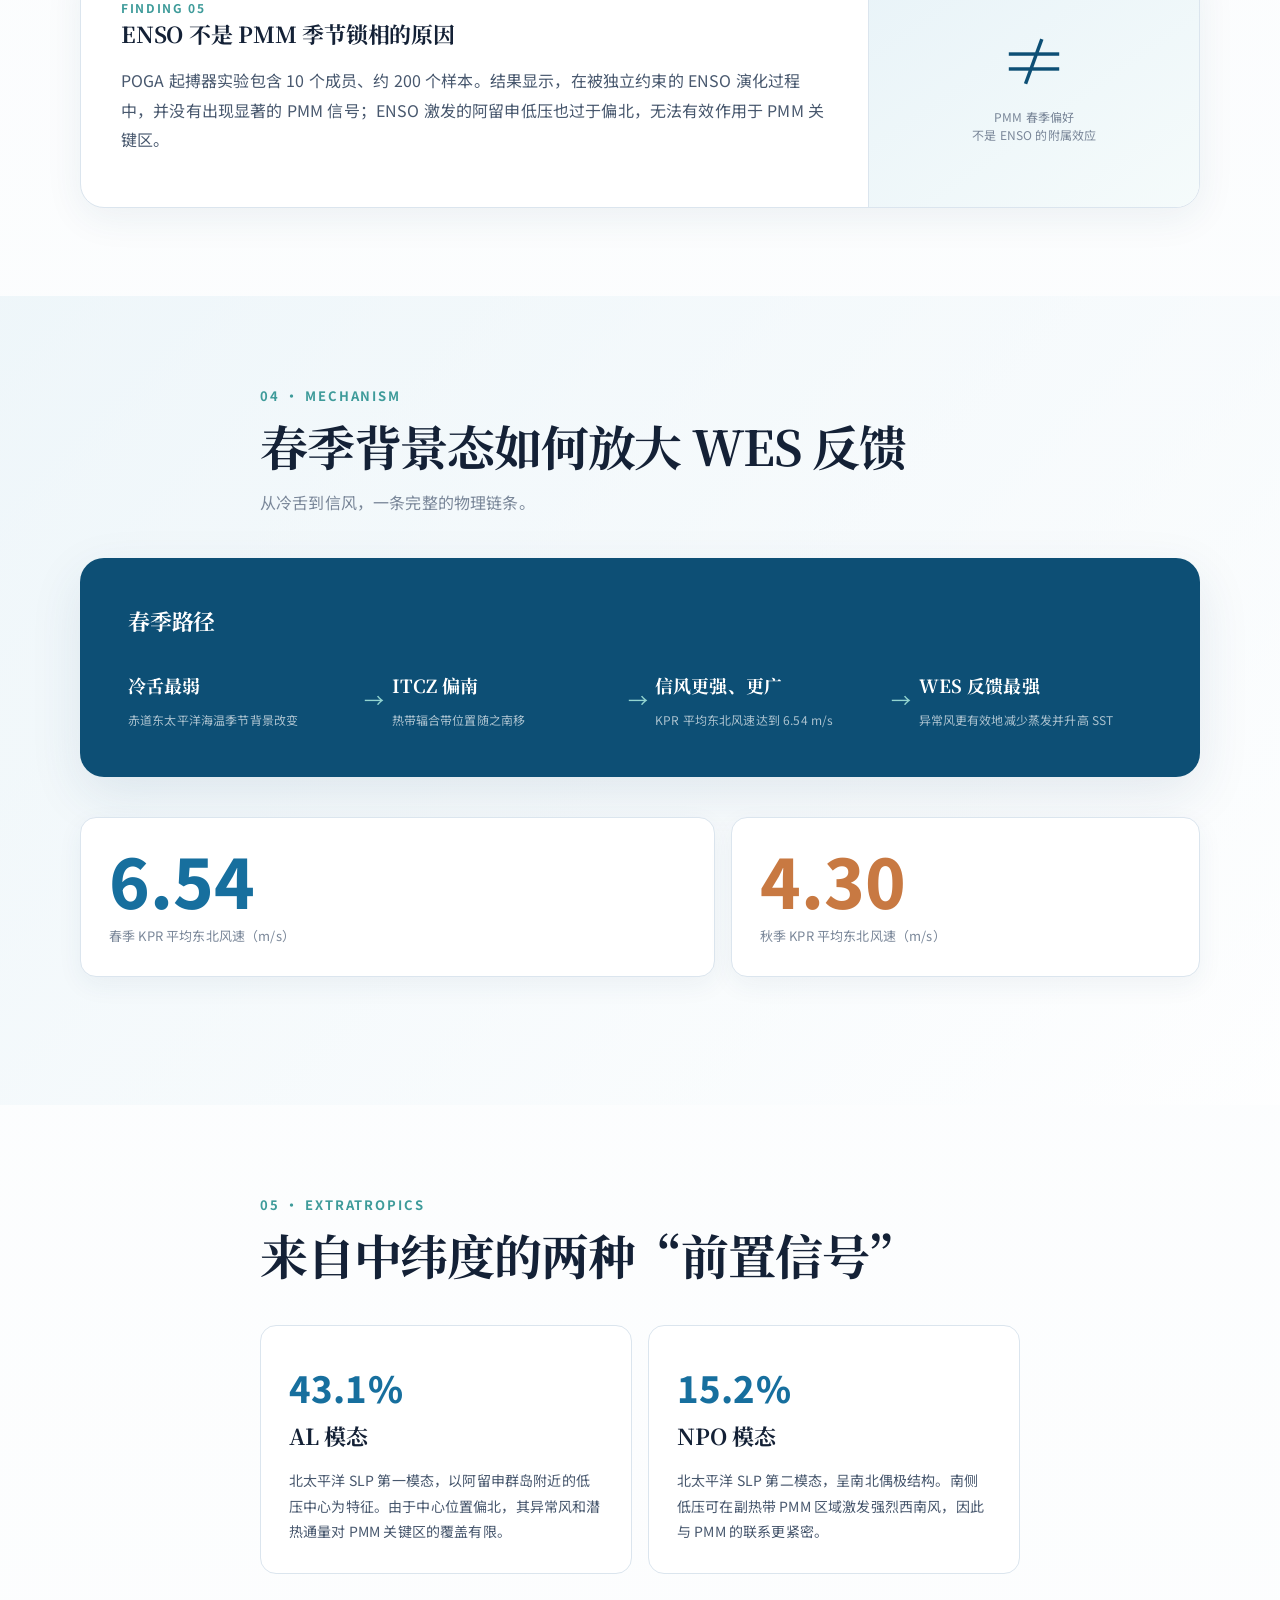
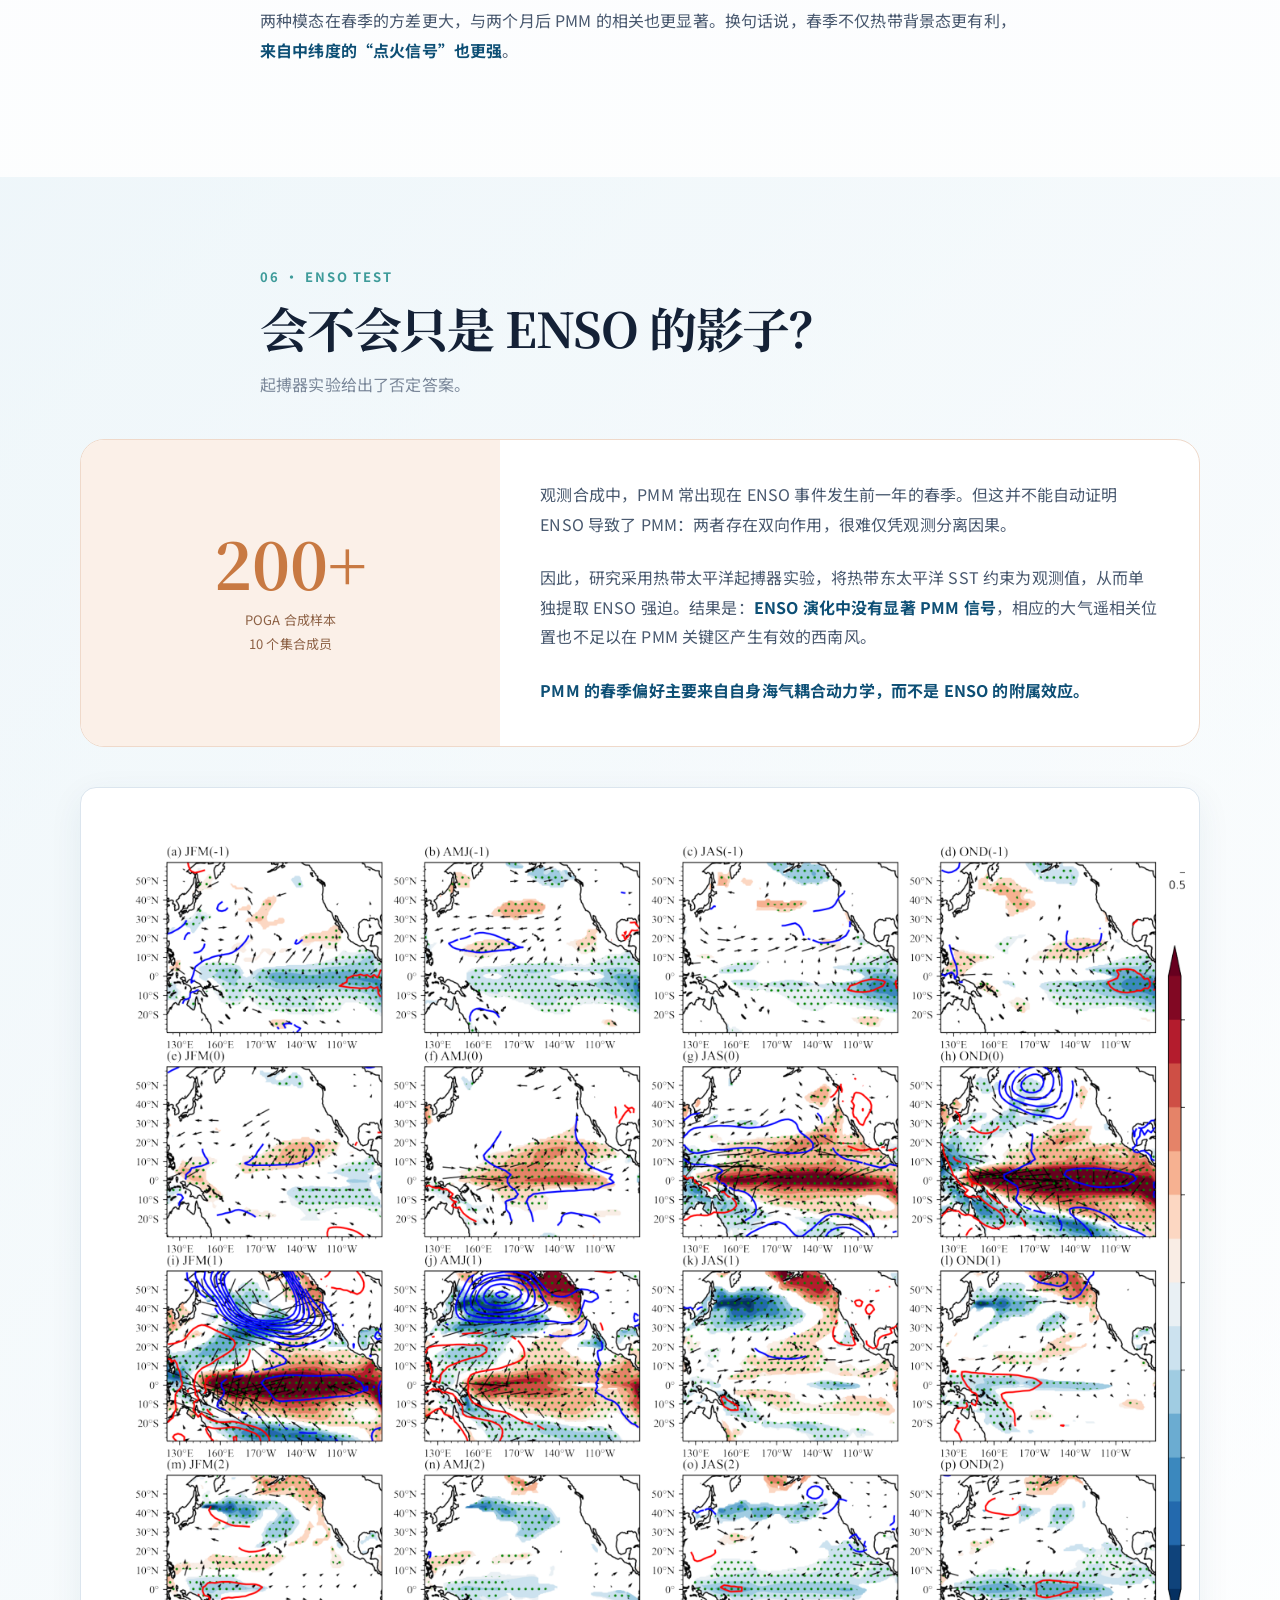
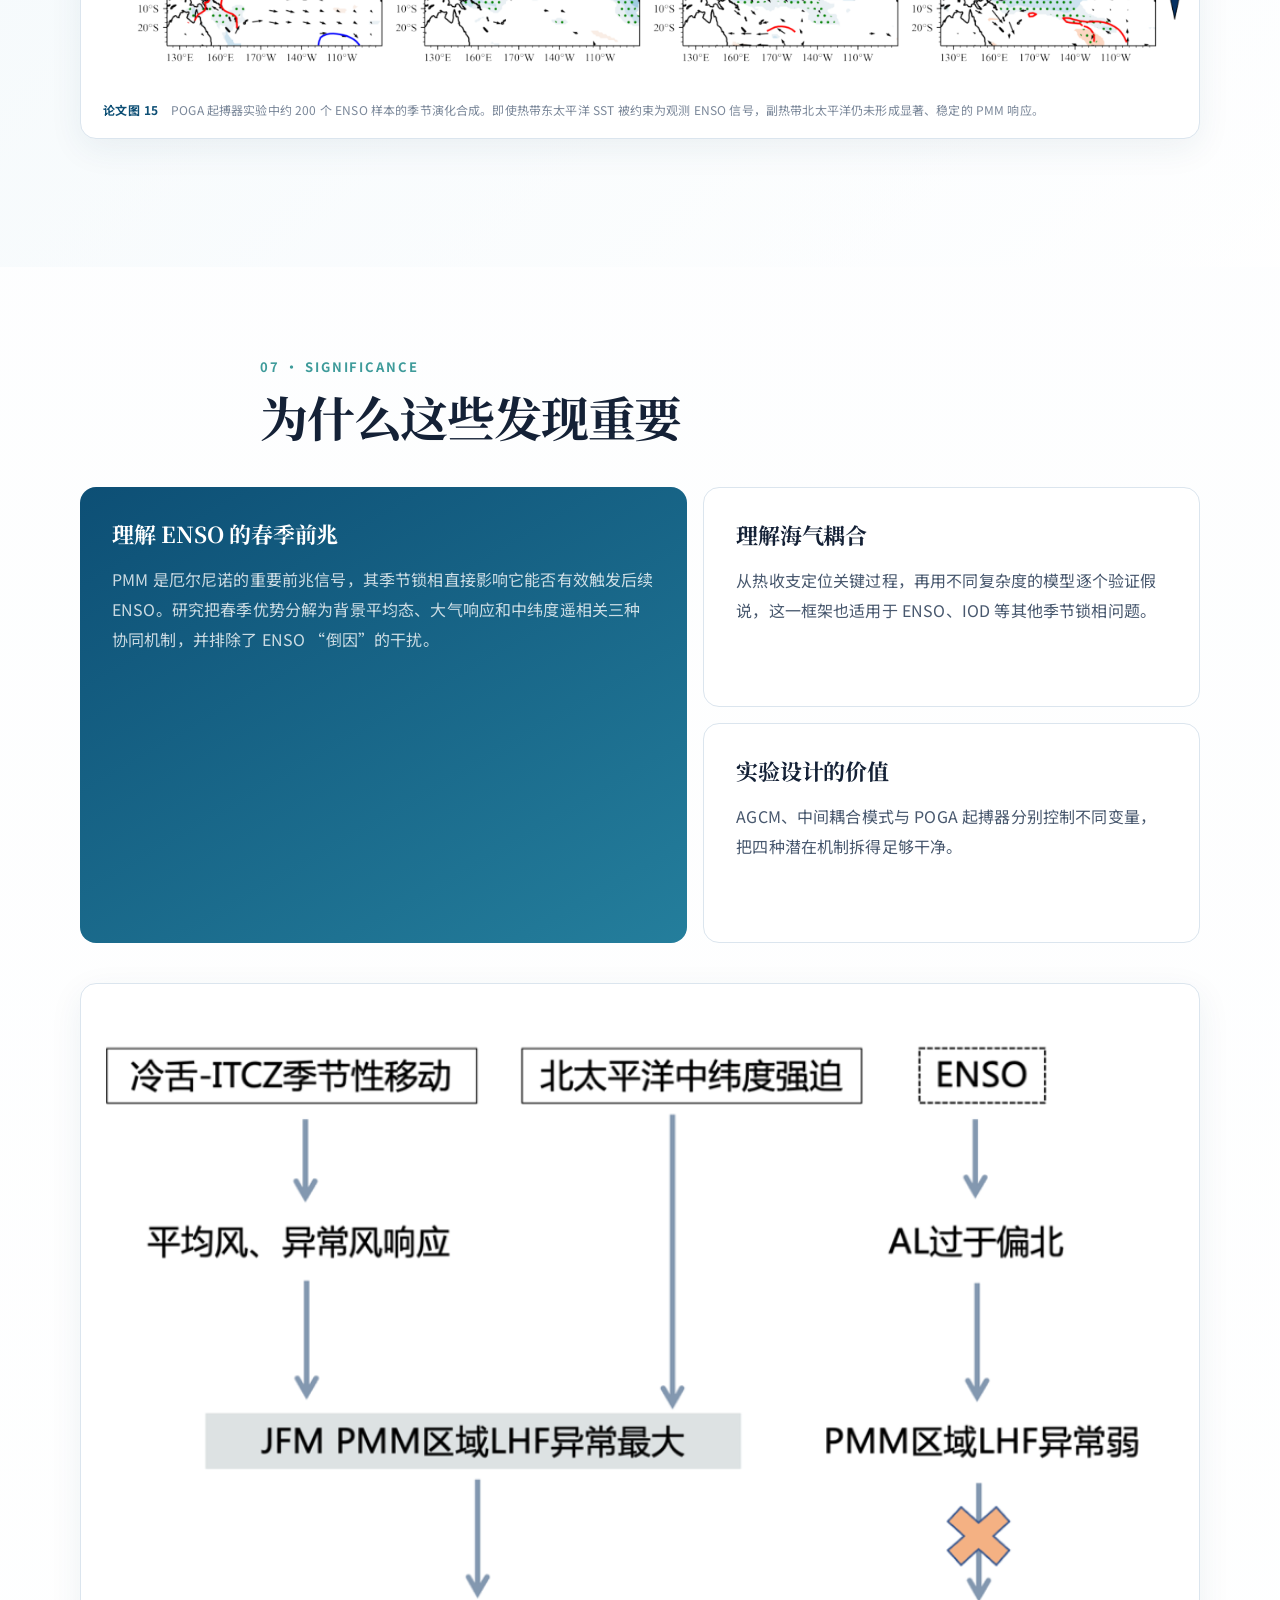
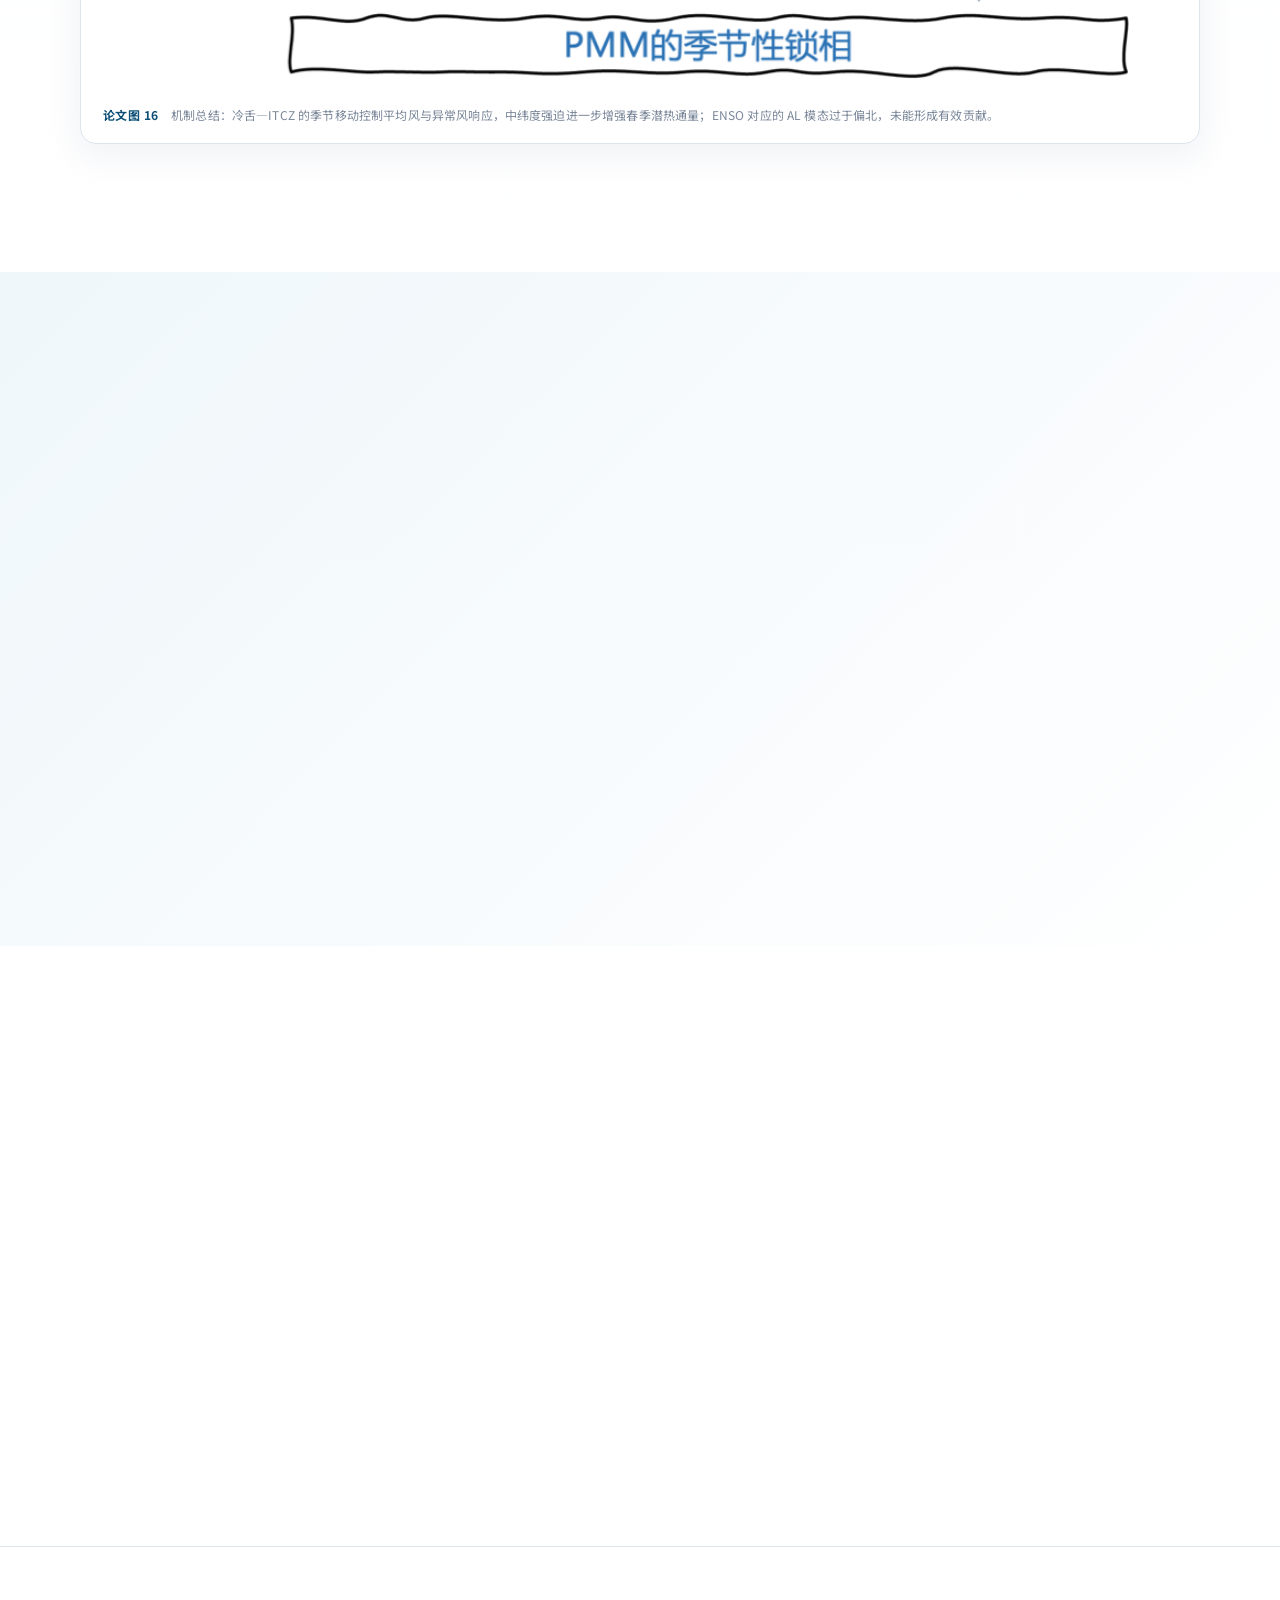
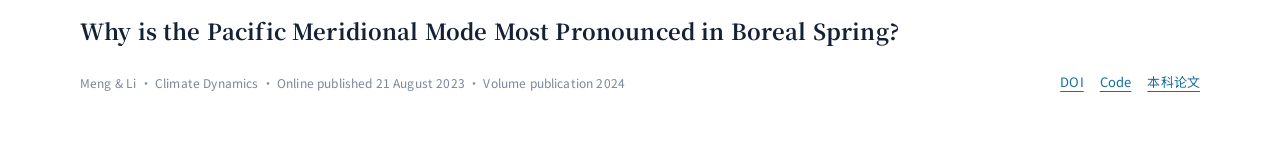
<file: pmm-article/index.html>
<!doctype html>
<html lang="zh-CN" data-sp-mode="scroll" data-page-node-id="W4vb4ZBnt4cfYBjkt6csNr">
<head data-page-node-id="ee1SMGo3rqrNHUKTMGxE9p">
  <meta charset="utf-8" data-page-node-id="45cv1NWAJO14Eh8tKP1aC3">
  <meta name="viewport" content="width=device-width, initial-scale=1" data-page-node-id="mJTtcW6cdvXJ7MD3muIc2X">
  <meta name="description" content="为什么太平洋经向模在北半球春季最强？孟子路与李天明发表于 Climate Dynamics 的研究解读。" data-page-node-id="f94w6naIMz5lLCIegnlAIL">
  <title>为什么太平洋经向模总在春季最强？</title>
  <link rel="preconnect" href="https://fonts.font.im" data-page-node-id="FwpKR7nTATc3dtR8GGHv1J">
  <link rel="preconnect" href="https://gstatic.font.im" crossorigin data-page-node-id="lqOLRjTGHvaQhcidA9MVmh">
  <link href="https://fonts.font.im/css2?family=Noto+Serif+SC:wght@500;600;700;900&family=Noto+Sans+SC:wght@400;500;600;700&display=swap" rel="stylesheet" data-page-node-id="fl0qKLhs6KyfmsRsDQe6GF">
  <style>
    :root {
      --bg: #f7fafc;
      --paper: #ffffff;
      --ink: #142136;
      --ink-soft: #48586e;
      --muted: #7a8799;
      --line: #dbe5ee;
      --blue: #176f9e;
      --blue-deep: #0d4f75;
      --blue-pale: #e8f3f8;
      --aqua: #3e9b9a;
      --warm: #c87942;
      --warm-pale: #fbf0e8;
      --shadow: 0 18px 52px rgba(31, 72, 105, .10);
      --radius-lg: 24px;
      --radius-md: 16px;
      --radius-sm: 10px;
      --max: 1120px;
      --reading: 760px;
    }

    * { box-sizing: border-box; }
    html { scroll-behavior: smooth; }
    body {
      margin: 0;
      color: var(--ink);
      background:
        radial-gradient(circle at 86% 5%, rgba(62,155,154,.13), transparent 25rem),
        linear-gradient(180deg, #f4f9fb 0, var(--bg) 28rem, #fff 100%);
      font-family: "Noto Sans SC", "PingFang SC", sans-serif;
      line-height: 1.85;
      letter-spacing: .01em;
      overflow-x: hidden;
    }

    a { color: var(--blue); text-decoration-thickness: 1px; text-underline-offset: 4px; }
    a:hover { color: var(--blue-deep); }
    img { max-width: 100%; height: auto; }
    strong { color: var(--blue-deep); font-weight: 700; }

    .page-shell { width: min(calc(100% - 40px), var(--max)); margin: 0 auto; }
    .reading { width: min(100%, var(--reading)); margin-inline: auto; }

    .hero {
      min-height: 100svh;
      display: grid;
      align-items: center;
      position: relative;
      padding: 56px 0 72px;
    }

    .hero::before {
      content: "";
      position: absolute;
      left: -10vw;
      top: 18%;
      width: 42vw;
      height: 42vw;
      max-width: 560px;
      max-height: 560px;
      border: 1px solid rgba(23,111,158,.10);
      border-radius: 50%;
      box-shadow: 0 0 0 64px rgba(23,111,158,.025), 0 0 0 128px rgba(23,111,158,.018);
      pointer-events: none;
    }

    .hero-grid {
      display: grid;
      grid-template-columns: minmax(0, 1.35fr) minmax(280px, .65fr);
      gap: 64px;
      align-items: center;
      position: relative;
      z-index: 1;
    }

    .kicker {
      display: inline-flex;
      align-items: center;
      gap: 10px;
      color: var(--blue-deep);
      font-size: 13px;
      font-weight: 700;
      letter-spacing: .18em;
      text-transform: uppercase;
    }
    .kicker::before { content: ""; width: 40px; height: 2px; background: var(--aqua); }

    h1, h2, h3, .serif { font-family: "Noto Serif SC", serif; }
    h1 {
      margin: 24px 0 24px;
      font-size: clamp(44px, 7vw, 82px);
      line-height: 1.08;
      letter-spacing: -.045em;
      font-weight: 900;
      max-width: 9.5em;
    }
    h1 em { color: var(--blue); font-style: normal; position: relative; white-space: nowrap; }
    h1 em::after {
      content: "";
      position: absolute;
      left: 0; right: 0; bottom: -.08em;
      height: .12em;
      border-radius: 999px;
      background: linear-gradient(90deg, var(--aqua), rgba(62,155,154,.12));
    }

    .hero-lead {
      max-width: 43em;
      color: var(--ink-soft);
      font-size: clamp(17px, 1.8vw, 20px);
      line-height: 1.8;
    }
    .hero-meta { margin-top: 32px; color: var(--muted); font-size: 13px; line-height: 1.7; }
    .hero-links { display: flex; flex-wrap: wrap; gap: 12px; margin-top: 28px; }
    .button {
      min-height: 44px;
      display: inline-flex;
      align-items: center;
      justify-content: center;
      padding: 10px 18px;
      border-radius: 999px;
      text-decoration: none;
      font-size: 14px;
      font-weight: 700;
      transition: transform .2s ease, background .2s ease, color .2s ease;
    }
    .button:hover { transform: translateY(-2px); }
    .button.primary { background: var(--blue-deep); color: white; }
    .button.secondary { border: 1px solid var(--line); background: rgba(255,255,255,.75); color: var(--blue-deep); }

    .ocean-card {
      position: relative;
      aspect-ratio: 4 / 5;
      min-height: 440px;
      overflow: hidden;
      border-radius: 180px 180px 24px 24px;
      background:
        radial-gradient(circle at 70% 22%, rgba(255,255,255,.85) 0 5%, transparent 5.4%),
        linear-gradient(162deg, #dceff3 0 32%, #82bdc5 32.2% 34%, #2b7ca2 34.2% 62%, #185b82 62.2% 100%);
      border: 1px solid rgba(13,79,117,.12);
      box-shadow: var(--shadow);
    }
    .ocean-card::before,
    .ocean-card::after {
      content: "";
      position: absolute;
      width: 120%;
      height: 22%;
      left: -10%;
      border: 2px solid rgba(255,255,255,.50);
      border-radius: 50%;
      transform: rotate(-18deg);
    }
    .ocean-card::before { top: 39%; }
    .ocean-card::after { top: 54%; opacity: .55; }
    .pmm-band {
      position: absolute;
      width: 76%;
      height: 13%;
      right: -2%;
      top: 42%;
      border-radius: 999px;
      transform: rotate(35deg);
      background: linear-gradient(90deg, rgba(255,214,151,.15), rgba(250,180,113,.85), rgba(255,240,208,.45));
      box-shadow: inset 0 1px 0 rgba(255,255,255,.6);
    }
    .ocean-label {
      position: absolute;
      left: 28px; bottom: 28px; right: 28px;
      padding: 18px 20px;
      color: white;
      border: 1px solid rgba(255,255,255,.30);
      background: rgba(13,79,117,.42);
      backdrop-filter: blur(12px);
      border-radius: 14px;
    }
    .ocean-label b { display: block; font-family: "Noto Serif SC", serif; font-size: 24px; }
    .ocean-label span { font-size: 12px; opacity: .82; }

    .paper-strip {
      border-block: 1px solid var(--line);
      background: rgba(255,255,255,.74);
      padding: 28px 0;
      color: var(--ink-soft);
      font-size: 14px;
    }
    .paper-strip .page-shell { display: grid; grid-template-columns: 140px 1fr; gap: 24px; }
    .paper-strip b { color: var(--blue-deep); text-transform: uppercase; letter-spacing: .12em; }

    main section { padding: 88px 0; }
    main section:nth-child(even) { background: linear-gradient(135deg, rgba(232,243,248,.68), rgba(255,255,255,.55)); }

    .section-heading { margin-bottom: 40px; }
    .section-no { color: var(--aqua); font-weight: 700; font-size: 13px; letter-spacing: .15em; }
    h2 { margin: 8px 0 12px; font-size: clamp(32px, 4.5vw, 48px); line-height: 1.25; letter-spacing: -.025em; }
    .section-deck { margin: 0; color: var(--muted); font-size: 16px; }
    h3 { margin: 0 0 16px; font-size: 22px; line-height: 1.4; letter-spacing: -.01em; }
    p { margin: 0 0 24px; color: var(--ink-soft); }

    .paper-figure {
      margin: 40px 0;
      padding: 14px;
      border: 1px solid var(--line);
      border-radius: var(--radius-md);
      background: var(--paper);
      box-shadow: 0 10px 34px rgba(31,72,105,.07);
    }
    .paper-figure a {
      display: block;
      overflow: hidden;
      border-radius: 10px;
      background: #f7fafc;
    }
    .paper-figure img {
      display: block;
      width: 100%;
      transition: transform .35s ease;
    }
    .paper-figure a:hover img { transform: scale(1.012); }
    .paper-figure figcaption {
      padding: 14px 8px 4px;
      color: var(--muted);
      font-size: 12px;
      line-height: 1.65;
    }
    .figure-number {
      color: var(--blue-deep);
      font-weight: 700;
      letter-spacing: .04em;
    }
    .figure-grid {
      display: grid;
      grid-template-columns: 1fr 1fr;
      gap: 16px;
      margin: 40px 0;
    }
    .figure-grid .paper-figure { margin: 0; }
    .figure-note {
      margin: -20px 0 40px;
      color: var(--muted);
      font-size: 12px;
      text-align: right;
    }

    .quote {
      margin: 40px auto;
      padding: 32px 32px 32px 40px;
      border-left: 4px solid var(--aqua);
      border-radius: 0 var(--radius-md) var(--radius-md) 0;
      background: var(--paper);
      box-shadow: 0 10px 36px rgba(31,72,105,.08);
      font-family: "Noto Serif SC", serif;
      font-size: clamp(20px, 3vw, 28px);
      line-height: 1.65;
      color: var(--ink);
    }

    .stats {
      display: grid;
      grid-template-columns: 1.15fr .85fr;
      gap: 16px;
      margin: 40px 0;
    }
    .stat {
      padding: 28px;
      border: 1px solid var(--line);
      background: var(--paper);
      border-radius: var(--radius-md);
      box-shadow: 0 8px 26px rgba(31,72,105,.06);
    }
    .stat .number { color: var(--blue); font-size: clamp(42px, 6vw, 68px); font-weight: 800; line-height: 1; font-variant-numeric: tabular-nums; }
    .stat .label { display: block; margin-top: 10px; color: var(--muted); font-size: 13px; }
    .stat.warm .number { color: var(--warm); }

    .method-list { display: grid; gap: 0; counter-reset: method; }
    .method {
      display: grid;
      grid-template-columns: 72px 1fr;
      gap: 24px;
      padding: 32px 0;
      border-top: 1px solid var(--line);
      counter-increment: method;
    }
    .method:last-child { border-bottom: 1px solid var(--line); }
    .method::before {
      content: "0" counter(method);
      color: var(--aqua);
      font-family: "Noto Serif SC", serif;
      font-size: 28px;
      font-weight: 700;
    }
    .method p { margin-bottom: 0; }

    .findings { display: grid; gap: 24px; }
    .finding {
      display: grid;
      grid-template-columns: minmax(0, 1fr) minmax(220px, .42fr);
      border: 1px solid var(--line);
      background: var(--paper);
      border-radius: var(--radius-lg);
      overflow: hidden;
      box-shadow: 0 10px 38px rgba(31,72,105,.07);
    }
    .finding:nth-child(even) { grid-template-columns: minmax(220px, .42fr) minmax(0, 1fr); }
    .finding:nth-child(even) .finding-copy { order: 2; }
    .finding:nth-child(even) .finding-visual { order: 1; }
    .finding-copy { padding: 40px; }
    .finding-tag { color: var(--aqua); font-size: 12px; font-weight: 700; letter-spacing: .14em; }
    .finding-copy p:last-child { margin-bottom: 0; }
    .finding-visual {
      min-height: 250px;
      display: grid;
      place-items: center;
      padding: 28px;
      background: linear-gradient(145deg, var(--blue-pale), #f5fbfb);
      border-left: 1px solid var(--line);
    }
    .finding:nth-child(even) .finding-visual { border-left: 0; border-right: 1px solid var(--line); }
    .visual-big { font-family: "Noto Serif SC", serif; color: var(--blue-deep); text-align: center; }
    .visual-big b { display: block; font-size: clamp(42px, 6vw, 72px); line-height: 1.05; }
    .visual-big span { display: block; margin-top: 12px; color: var(--muted); font-family: "Noto Sans SC", sans-serif; font-size: 12px; line-height: 1.5; }

    .bar-compare { width: 100%; display: grid; gap: 20px; }
    .bar-row { display: grid; grid-template-columns: 44px 1fr 54px; gap: 10px; align-items: center; font-size: 12px; color: var(--ink-soft); }
    .track { height: 12px; background: #dce8ed; border-radius: 999px; overflow: hidden; }
    .fill { height: 100%; border-radius: inherit; background: linear-gradient(90deg, var(--blue-deep), var(--aqua)); }
    .fill.fall { width: 27%; background: linear-gradient(90deg, #d59a70, var(--warm)); }
    .fill.spring { width: 100%; }

    .mechanism {
      padding: 48px;
      border-radius: var(--radius-lg);
      background: var(--blue-deep);
      color: white;
      box-shadow: var(--shadow);
    }
    .mechanism h3 { color: white; margin-bottom: 32px; }
    .chain { display: grid; grid-template-columns: repeat(4, 1fr); gap: 30px; }
    .chain-item { position: relative; }
    .chain-item:not(:last-child)::after {
      content: "→";
      position: absolute;
      right: -23px; top: 12px;
      color: #94d5d0;
      font-size: 20px;
    }
    .chain-item b { display: block; font-family: "Noto Serif SC", serif; font-size: 18px; color: white; }
    .chain-item span { display: block; margin-top: 8px; color: rgba(255,255,255,.65); font-size: 12px; line-height: 1.6; }

    .mode-grid { display: grid; grid-template-columns: 1fr 1fr; gap: 16px; margin: 32px 0; }
    .mode-card { padding: 28px; border-radius: var(--radius-md); border: 1px solid var(--line); background: var(--paper); }
    .mode-card .mode-number { color: var(--blue); font-size: 36px; font-weight: 800; font-variant-numeric: tabular-nums; }
    .mode-card p { margin: 12px 0 0; font-size: 14px; }

    .enso-box {
      display: grid;
      grid-template-columns: .75fr 1.25fr;
      overflow: hidden;
      border: 1px solid #efd9ca;
      border-radius: var(--radius-lg);
      background: var(--paper);
    }
    .enso-label { display: grid; place-items: center; min-height: 250px; padding: 32px; background: var(--warm-pale); text-align: center; }
    .enso-label b { color: var(--warm); font-family: "Noto Serif SC", serif; font-size: 64px; line-height: 1; }
    .enso-label span { display: block; margin-top: 10px; color: #8d6145; font-size: 13px; }
    .enso-copy { padding: 40px; }

    .impact-grid { display: grid; grid-template-columns: 1.1fr .9fr; gap: 16px; }
    .impact-card { min-height: 220px; padding: 32px; border: 1px solid var(--line); border-radius: var(--radius-md); background: var(--paper); }
    .impact-card:first-child { grid-row: span 2; background: linear-gradient(150deg, var(--blue-deep), #247e9c); color: white; border: 0; }
    .impact-card:first-child h3, .impact-card:first-child p, .impact-card:first-child strong { color: white; }
    .impact-card:first-child p { opacity: .78; }
    .impact-card p:last-child { margin-bottom: 0; }

    .story {
      position: relative;
      padding: 48px;
      border-radius: var(--radius-lg);
      background: #f5f0e9;
      border: 1px solid #e8ded1;
    }
    .story::before { content: "本科毕业论文 · 2023"; display: block; margin-bottom: 20px; color: var(--warm); font-size: 12px; font-weight: 700; letter-spacing: .14em; }

    .authors { display: grid; grid-template-columns: 1fr 1fr; gap: 16px; }
    .author { padding: 32px; border: 1px solid var(--line); border-radius: var(--radius-md); background: var(--paper); }
    .author .initials { width: 56px; height: 56px; display: grid; place-items: center; margin-bottom: 20px; border-radius: 50%; background: var(--blue-pale); color: var(--blue-deep); font-family: "Noto Serif SC", serif; font-weight: 700; }
    .author p { font-size: 14px; margin-bottom: 0; }

    footer { padding: 64px 0 max(64px, env(safe-area-inset-bottom)); border-top: 1px solid var(--line); background: white; }
    .footer-grid { display: grid; grid-template-columns: 1fr auto; gap: 24px; align-items: end; }
    .footer-title { font-family: "Noto Serif SC", serif; font-size: 22px; font-weight: 700; }
    .footer-links { display: flex; flex-wrap: wrap; gap: 16px; font-size: 13px; }
    .copyright { margin-top: 20px; color: var(--muted); font-size: 12px; }

    .reveal { transition: transform .7s cubic-bezier(.2,.7,.2,1), opacity .7s ease; }
    .js .reveal { opacity: 0; transform: translateY(20px); }
    .js .reveal.visible { opacity: 1; transform: translateY(0); }

    @media (max-width: 900px) {
      .hero { min-height: auto; padding-top: 88px; }
      .hero-grid { grid-template-columns: 1fr; gap: 48px; }
      .ocean-card { min-height: 380px; max-width: 520px; width: 100%; justify-self: end; aspect-ratio: 5 / 4; border-radius: 140px 24px 24px 24px; }
      .finding, .finding:nth-child(even) { grid-template-columns: 1fr; }
      .finding-copy, .finding:nth-child(even) .finding-copy { order: 1; }
      .finding-visual, .finding:nth-child(even) .finding-visual { order: 2; border: 0; border-top: 1px solid var(--line); }
      .chain { grid-template-columns: 1fr 1fr; }
      .chain-item:not(:last-child)::after { display: none; }
    }

    @media (max-width: 640px) {
      .page-shell { width: min(calc(100% - 32px), var(--max)); }
      .hero { padding: 64px 0 48px; }
      h1 { font-size: clamp(40px, 13vw, 58px); }
      .hero-links { flex-direction: column; }
      .button { width: 100%; }
      .ocean-card { min-height: 340px; aspect-ratio: 4 / 5; }
      .paper-strip .page-shell { grid-template-columns: 1fr; gap: 8px; }
      main section { padding: 64px 0; }
      .stats, .mode-grid, .impact-grid, .authors, .enso-box, .figure-grid { grid-template-columns: 1fr; }
      .impact-card:first-child { grid-row: auto; }
      .method { grid-template-columns: 48px 1fr; gap: 16px; }
      .finding-copy, .story, .mechanism, .enso-copy { padding: 28px; }
      .finding-visual { min-height: 210px; }
      .chain { grid-template-columns: 1fr; }
      .chain-item { padding-bottom: 20px; border-bottom: 1px solid rgba(255,255,255,.13); }
      .chain-item:last-child { border-bottom: 0; padding-bottom: 0; }
      .footer-grid { grid-template-columns: 1fr; align-items: start; }
      .quote { padding: 24px; }
    }

    @media print {
      body { background: white; }
      .hero { min-height: auto; }
      .button { border: 1px solid #ccc; }
      .reveal { opacity: 1 !important; transform: none !important; }
      main section { break-inside: avoid; }
    }
  </style>
</head>
<body data-page-node-id="vw8iFFW15ZPXNJsuialWcj">
  <header class="hero" data-page-node-id="nHSLZ3IJCeQTpWVTaJnCxB">
    <div class="page-shell hero-grid" data-page-node-id="J3UJhqXjPYTIK62QkHXdEP">
      <div data-page-node-id="3meb0G7YJN0NAlukzFEfyg">
        <div class="kicker" data-page-node-id="S6NEnawRFArQXZzgOuWKNg">Climate Dynamics · Research Story</div>
        <h1 data-page-node-id="Ig7jaTgC8F48nWTgRW5zU9">为什么太平洋经向模总在<em data-page-node-id="LPdMd5tJVPgTqKl0dDAoh6">春季</em>最强？</h1>
        <p class="hero-lead" data-page-node-id="rJhcbJM1iSEhikGgNI7i0D">一项结合观测诊断与多层次数值实验的研究揭示：春季的背景平均态、大气响应与中纬度遥相关共同放大了风—蒸发—海温反馈；ENSO 本身并不是这种季节锁相的原因。</p>
        <div class="hero-links" data-page-node-id="2tlrTVuIB1jD7TpTKfUAuV">
          <a class="button primary" href="https://doi.org/10.1007/s00382-023-06914-4" target="_blank" rel="noopener" data-page-node-id="IhVBSFeffJku3Jck4WDGsd">阅读论文</a>
          <a class="button secondary" href="https://github.com/ZiluM/PMMPhaseLocking" target="_blank" rel="noopener" data-page-node-id="jGzBhm7O5jbaF3OX6d7UvC">查看开源代码</a>
        </div>
        <div class="hero-meta" data-page-node-id="o7b1jjb81R6qJCraMdksdR">Meng, Z. &amp; Li, T. (2024) · Climate Dynamics 62, 459–471</div>
      </div>
      <div class="ocean-card" aria-label="太平洋经向模示意图" data-page-node-id="zYruC0q0HSaJjyqa1Jggx3">
        <div class="pmm-band" data-page-node-id="NAj8fcvHK1jUq4UUIO7UFp"></div>
        <div class="ocean-label" data-page-node-id="4daiKKpdNyIfl5Aoi1ncjR"><b data-page-node-id="fNyo2WHi67RSuo6KIioee3">PMM</b><span data-page-node-id="uBgSK7ctXauamgoRB5QcSu">东北—西南倾斜的海温异常带</span></div>
      </div>
    </div>
  </header>

  <div class="paper-strip" data-page-node-id="fXSP2X8KgJkOWFCMpiIDvd">
    <div class="page-shell" data-page-node-id="NQTCPsXV241K7J4HDihdTu">
      <b data-page-node-id="AMpOrEH1BrZkSabHPCZaBn">一句话概括</b>
      <div data-page-node-id="e3MF6GJp7LAPnyuEprjcFf">春季的热带平均风场和海表温度场最有利于 WES 反馈，中纬度向热带的大气遥相关也更显著——三股力量共同把春季推上 PMM 的“C位”。</div>
    </div>
  </div>

  <main data-page-node-id="3yz3V7J7Dduz5DlmtkUPTa">
    <section data-page-node-id="TmHlomSczrgM0fO8WhJxQH">
      <div class="reading reveal" data-page-node-id="lsyoc5Pael7Ivm8AbLJaIM">
        <div class="section-heading" data-page-node-id="Id8VxpRA5ZKPd8XgWIzg1G">
          <div class="section-no" data-page-node-id="Tr20i1qWdv7g2Yeo7mrcoT">01 · BACKGROUND</div>
          <h2 data-page-node-id="Eug4zDqFhUj1Ly6c7oT81c">先说说 PMM 是什么</h2>
          <p class="section-deck" data-page-node-id="t7FYk9LGVYZLRAlzYCt6gw">厄尔尼诺并不是一夜之间出现的，它有一串“前奏”。</p>
        </div>
        <p data-page-node-id="F5GV87ERGVqOkwXCC7Halz"><strong data-page-node-id="XVGeFrRWAldwxkElTIngtQ">太平洋经向模（Pacific Meridional Mode，PMM）</strong>是热带和副热带中东太平洋的一个海气耦合模态。它最鲜明的特征，是一个从美国加利福尼亚湾延伸至赤道中太平洋、呈东北—西南走向的海表温度异常带。</p>
        <p data-page-node-id="tRJKsj6CQeAlScGqI6obDQ">当正 PMM 发生时，异常西南风抵消平均东北信风，海面蒸发随之减少，海温升高；升高的海温又进一步削弱信风。这个自我强化的过程被称为<strong data-page-node-id="16y9T7vfY9YZJQf0U3n0Jx">风—蒸发—海温反馈（Wind–Evaporation–SST feedback，WES）</strong>。</p>
        <div class="quote" data-page-node-id="XzFbQphFfBEkTZ0wspdevO">一个微小的风场扰动，经过海气相互作用，可能像滚雪球一样长成影响整个热带太平洋的气候信号。</div>
        <p data-page-node-id="ha4r6SRiDUcTPPK0Bzm3E6">PMM 不仅是 ENSO 的重要前兆，还与西北太平洋热带气旋、中国夏季极端高温以及跨大西洋—太平洋的年代际变化有关。因此，它何时发展、为何发展，直接关系到我们对季节气候可预报性的理解。</p>
        <div class="stats" data-page-node-id="LF4l85As9FsPwDtrUkVr6Z">
          <div class="stat" data-page-node-id="4rmXzkhVWX1ypiRHLIQLro">
            <div class="number" data-page-node-id="KapIFwRcS8oo0vzU4AdIbi">18.9%</div>
            <span class="label" data-page-node-id="QkcGnTwgVf6U9V7rchaXco">PMM 在北半球春季的季节 EOF 方差占比</span>
          </div>
          <div class="stat warm" data-page-node-id="Gt0AVtE0xxL3vYmnTUrFK1">
            <div class="number" data-page-node-id="O1cMA4F2kmzC1UdvioSxYa">10.1%</div>
            <span class="label" data-page-node-id="3MFlUaUvMeNtZMHz8y9hah">PMM 在北半球秋季的季节 EOF 方差占比</span>
          </div>
        </div>
        <figure class="paper-figure">
          <a href="assets/fig01_enso_composite.png" target="_blank"><img src="assets/fig01_enso_composite.png" loading="lazy" alt="EOF 分析与季节方差：第一和第二模态的空间结构、时间序列和季节强度对比"></a>
          <figcaption><span class="figure-number">论文图 1</span>　1980—2018 年热带太平洋 EOF 分析。（a-b）第一、二模态的 SSTA 空间结构与 10 m 风异常；（b）中绿色框线为 PMM 关键区 KPR；（c）两个主成分的时间演变；（d）两个模态的方差随季节的变化：ENSO 模态（PC1）冬季最强，PMM 模态（PC2）春季（MAM）最强、秋季（SON）最弱。点击图片可查看大图。</figcaption>
        </figure>
        <p data-page-node-id="gBCu0jvt7T6OE1lAfVExl8"><strong data-page-node-id="8tAWbzdGxxhDIGHAb7IjZ0">问题由此而来：为什么偏偏是春季？</strong></p>
      </div>
    </section>

    <section data-page-node-id="S0qRPGXSRJuoOwfRAQoaFr">
      <div class="reading reveal" data-page-node-id="VgdeTClCVgnsVyxGU66Suk">
        <div class="section-heading" data-page-node-id="UFMf3yr3hsX1BptLEHtX4i">
          <div class="section-no" data-page-node-id="J78hCD6hUH5l6HXQtlMNZ5">02 · APPROACH</div>
          <h2 data-page-node-id="z2C5TjbVbNjabdwsFbuNKM">怎样把季节锁相逐层拆开</h2>
          <p class="section-deck" data-page-node-id="cAr5OuoztlYJwnUsVBkOd9">从观测诊断到理想化实验，每一步都尽量只改变一个因素。</p>
        </div>
        <div class="method-list" data-page-node-id="gKVECwZ2ycCfPcNPI4YrjU">
          <article class="method" data-page-node-id="53QvcFv9GfgK938JIRNqMl">
            <div data-page-node-id="cP3BCepephn8J4g7jzAthd"><h3 data-page-node-id="HGKsfNBqiA9rwF6pGc356O">混合层热收支诊断</h3><p data-page-node-id="VAYlWFqiNLLlo6F13JMdTL">利用 HadISST、NCEP2 与 GODAS 数据，计算 PMM 生命周期中各项海温变化率的贡献，并对潜热通量进行线性分解，区分异常风与海气比湿差的作用。</p></div>
          </article>
          <article class="method" data-page-node-id="YWw1NB14mX0DMh22FB3xq4">
            <div data-page-node-id="FftRipHt6FSOD1lU8lGrul"><h3 data-page-node-id="1e4yXrU1vCfAP39VbzpuIR">理想化大气模式实验</h3><p data-page-node-id="KHNBlPfHQz4X5OXlhajGpk">在 ECHAM 模式中，分别给春季与秋季施加完全相同的 PMM 加热场，比较大气风场和潜热通量的响应——只看大气背景态带来的季节差异。</p></div>
          </article>
          <article class="method" data-page-node-id="Fpm55EQI8Ynbq42YEpH1f5">
            <div data-page-node-id="RYQ9PqsTNQ0ENR4VriPZjf"><h3 data-page-node-id="xDav8xSdSuBxkceuyOFET9">中间海气耦合模式实验</h3><p data-page-node-id="mE6ufbDYMDfchzpw7L2m0x">在 Cane–Zebiak 型模式中分别指定春、秋季平均态，再加入相同的 PMM 型初始扰动，直接比较扰动增长率。</p></div>
          </article>
          <article class="method" data-page-node-id="FUWriKxAK4f66rha8WhJMH">
            <div data-page-node-id="NY548mmNFof3wC2bTuNpbM"><h3 data-page-node-id="UDHr9MhHlEFJw0RokTnkq2">遥相关与 ENSO 排除实验</h3><p data-page-node-id="pULWqvJuRmFERZtM8AOjpQ">分析 AL 与 NPO 两个北太平洋大气模态，并使用热带太平洋起搏器实验（POGA）检验 ENSO 是否会“倒过来”制造 PMM 的春季偏好。</p></div>
          </article>
        </div>
      </div>
    </section>

    <section data-page-node-id="Z1mG06oMu3cmptr1ZSyiAH">
      <div class="page-shell reveal" data-page-node-id="biTwOnnEno2HRmJRxVUI8k">
        <div class="section-heading reading" data-page-node-id="K8MpFK5Muf5FmwOgMs7EsZ">
          <div class="section-no" data-page-node-id="5nDG7NpZWcImDVFJSbSnUt">03 · FINDINGS</div>
          <h2 data-page-node-id="1ZCPPjk6eGRRFCaYjLULKu">五个核心发现</h2>
          <p class="section-deck" data-page-node-id="dOpW88dzK5o64guDxZryjZ">答案不是单一机制，而是一组在春季同时对齐的物理过程。</p>
        </div>

        <div class="findings" data-page-node-id="LdqvH5Fw3TWW0tJd4blYyu">
          <article class="finding" data-page-node-id="f7s1qbeh9Oc31vlTTBT1Bh">
            <div class="finding-copy" data-page-node-id="oYJ8iBFXkqM3gqllgifYKd">
              <div class="finding-tag" data-page-node-id="Kvo71EWz8RPe5eCveSU1m2">FINDING 01</div>
              <h3 data-page-node-id="RL5K5kONWAOTnYZhNOKSVD">WES 反馈是 PMM 增长的主引擎</h3>
              <p data-page-node-id="6EvxomDYAT62HEgbDHCFrd">混合层热收支显示，PMM 在成熟期<strong data-page-node-id="kfsFWatMkmdGhE0habcPmY">前两个月</strong>增长最快，主要驱动力是表面潜热通量异常。进一步分解表明，关键项来自<strong data-page-node-id="THOJWZDB5IJ08PXBGwDssJ">异常风与平均风的相互作用</strong>：异常西南风抵消东北信风，减少蒸发并加热海洋表面；海气比湿差项则倾向于抑制增长。</p>
            </div>
            <div class="finding-visual" data-page-node-id="Evh94Pg7HiUlB6oPzpomBS"><div class="visual-big" data-page-node-id="jBwiodf90ZqVtB7oKL1E0e"><b data-page-node-id="FqFMJRgry5aAxCzLREWG2a">−2</b><span data-page-node-id="PeXKGqMdLrprCkCyoY2s6D">成熟期前两个月<br data-page-node-id="duub6xe0JD4atzD5hFgZ3r">增长最快</span></div></div>
          </article>

          <div class="figure-grid">
            <figure class="paper-figure">
              <a href="assets/fig04_growth_heatbudget.png" target="_blank"><img src="assets/fig04_growth_heatbudget.png" loading="lazy" alt="PMM 海温增长与混合层热收支"></a>
              <figcaption><span class="figure-number">论文图 4</span>　PMM 海温在成熟前两个月增长最快；混合层热收支表明热力学过程占主导。</figcaption>
            </figure>
            <figure class="paper-figure">
              <a href="assets/fig05_surface_fluxes.png" target="_blank"><img src="assets/fig05_surface_fluxes.png" loading="lazy" alt="潜热、长波、短波和感热通量异常"></a>
              <figcaption><span class="figure-number">论文图 5</span>　四种表面热通量异常中，潜热通量在 PMM 关键区域的作用最突出。</figcaption>
            </figure>
          </div>

          <article class="finding" data-page-node-id="Ycr6zGFjbIU5TBdejl3DZ3">
            <div class="finding-copy" data-page-node-id="EbYvLOzXOJXGGU72diEguu">
              <div class="finding-tag" data-page-node-id="dHX9qITsZePeXdNMtMcJcE">FINDING 02</div>
              <h3 data-page-node-id="ZGf8zgSzHpdqEx29RPu9nE">同样的加热，春季大气响应更强</h3>
              <p data-page-node-id="dwV8Q68UIB1vfe4wMsG5Ef">在 ECHAM 实验中，春、秋季接收完全相同的 PMM 加热，但春季产生的异常风与正潜热通量响应明显更强。春季异常覆盖整个 PMM 关键区域，秋季则主要局限于南部。这说明大气背景态本身就在“偏爱”春季。</p>
            </div>
            <div class="finding-visual" data-page-node-id="7GUuBmv3UxBl3SxLMdm0Jb"><div class="visual-big" data-page-node-id="zqusJPZtTteWNyRNHg2LLH"><b data-page-node-id="DhfXiXzSfdv7qE8SgYBsKY">Spring &gt; Fall</b><span data-page-node-id="dLO9if4ycHmyVAetyZbrCM">异常风与潜热通量响应</span></div></div>
          </article>

          <figure class="paper-figure">
            <a href="assets/fig06_lhf_decomposition.png" target="_blank"><img src="assets/fig06_lhf_decomposition.png" loading="lazy" alt="春季与秋季潜热通量异常线性分解"></a>
            <figcaption><span class="figure-number">论文图 6</span>　潜热通量异常的线性分解。春季（JFM）由异常风产生的潜热通量异常更强、覆盖范围更广；秋季（JAS）响应明显减弱。</figcaption>
          </figure>

          <article class="finding" data-page-node-id="U4SDF6ryDzCqtIlU3qcNDU">
            <div class="finding-copy" data-page-node-id="wzTa5CvzMJX4vk4MvHLlCg">
              <div class="finding-tag" data-page-node-id="NLuEPwdnmqIBBUiQDnLNg3">FINDING 03</div>
              <h3 data-page-node-id="VtcEx36DGZO3V7EOulbHnY">春季背景态让扰动增长快近 4 倍</h3>
              <p data-page-node-id="zKciwZ36wJ2U9OQRGiSBg7">中间海气耦合模式给出了最直观的对比：春季背景态下 PMM 增长率为<strong data-page-node-id="UBhRCsbVjaSrhxeAuBVaJW">1.1 K/年</strong>，秋季仅为<strong data-page-node-id="K0l4rqI3XHKUSf3HsEOrTd">0.3 K/年</strong>；冬季和夏季介于两者之间。</p>
            </div>
            <div class="finding-visual" data-page-node-id="5uubS3LWpqi8364HEI1Kg2">
              <div class="bar-compare" aria-label="PMM 增长率对比" data-page-node-id="9JR9Ueed65SD3dqvZ0vdSn">
                <div class="bar-row" data-page-node-id="hveoAGFwQzJJQvTwDHVC7h"><span data-page-node-id="gVj4ZdGeD0FSi0yI6WW070">春季</span><div class="track" data-page-node-id="B41GzsBtRioyEwboq86zwI"><div class="fill spring" data-page-node-id="CuJ23iSHSq51od90DlxAPD"></div></div><b data-page-node-id="GDL5dWU8kLGHvRHi5RlVsC">1.1</b></div>
                <div class="bar-row" data-page-node-id="4qhMpM1GlvHAW1negJfDHS"><span data-page-node-id="jcvhLZQCFfnIwjzwKBmzDp">秋季</span><div class="track" data-page-node-id="qH3rsJCSuFeFUEGweXb0Fd"><div class="fill fall" data-page-node-id="dFeU8SmFUZrkrPu8CUm2bE"></div></div><b data-page-node-id="p4qH9siKKBGWjigb3ZZnjW">0.3</b></div>
                <small style="color:var(--muted);text-align:right" data-page-node-id="pnsFUkWGIWXtcRfvfor2WB">单位：K/年</small>
              </div>
            </div>
          </article>

          <figure class="paper-figure">
            <a href="assets/fig10_coupled_model.png" target="_blank"><img src="assets/fig10_coupled_model.png" loading="lazy" alt="中间海气耦合模式中春季和秋季 PMM 扰动演化"></a>
            <figcaption><span class="figure-number">论文图 10</span>　中间海气耦合模式实验。红线代表春季背景态、蓝线代表秋季背景态；相同初始扰动在春季增长显著更快。</figcaption>
          </figure>

          <article class="finding" data-page-node-id="RAGsBqEXMqC4Mjqbp3dC0q">
            <div class="finding-copy" data-page-node-id="RV28tMw5bm9B3MjIKAlXl2">
              <div class="finding-tag" data-page-node-id="dGagqz4Xe3TsRBRRkOGojj">FINDING 04</div>
              <h3 data-page-node-id="dWVgjWXSYER2SlyzdOdIF2">中纬度信号在春季更容易“点火”</h3>
              <p data-page-node-id="8nHXwWCShMszDU1Dopq78L">北太平洋海平面气压的两个主模态——阿留申低压（AL）模态和北太平洋涛动（NPO）模态——在春季与两个月后的 PMM 都有更强联系。NPO 的南北偶极结构能在 PMM 关键区激发更强的西南风，因此比位置偏北的 AL 模态更有效。</p>
            </div>
            <div class="finding-visual" data-page-node-id="tRiDRKE6KmjDmy6dp4y1nY"><div class="visual-big" data-page-node-id="ezFvAEDBkzapKaRhtApCpT"><b data-page-node-id="s2BINNVvBW8dVq9CYDIfwO">NPO</b><span data-page-node-id="qUGVGcQX0Mslkr0cggC4NE">比 AL 模态更有效地<br data-page-node-id="Ir3OLz9KlTDIGpqPokAtch">触发 PMM 发展</span></div></div>
          </article>

          <figure class="paper-figure">
            <a href="assets/fig13_extratropical_forcing.png" target="_blank"><img src="assets/fig13_extratropical_forcing.png" loading="lazy" alt="AL 和 NPO 模态在春秋两季与 PMM 的关系"></a>
            <figcaption><span class="figure-number">论文图 13</span>　北太平洋两个大气模态的季节对比。红色为春季（JFM）、蓝色为秋季（JAS）：春季的滞后相关、潜热通量强迫和模态方差都更强。</figcaption>
          </figure>

          <article class="finding" data-page-node-id="LFwKWRkyZxxohSrWBthW0p">
            <div class="finding-copy" data-page-node-id="jaZL1V7aoqTYGXwBv5pOQZ">
              <div class="finding-tag" data-page-node-id="wSzxRL19J4IbbajzZMZ1eJ">FINDING 05</div>
              <h3 data-page-node-id="BGyxsQ9V5BLrI4h5ebVXFs">ENSO 不是 PMM 季节锁相的原因</h3>
              <p data-page-node-id="of2eq00ASxPxOEyBCdrH8N">POGA 起搏器实验包含 10 个成员、约 200 个样本。结果显示，在被独立约束的 ENSO 演化过程中，并没有出现显著的 PMM 信号；ENSO 激发的阿留申低压也过于偏北，无法有效作用于 PMM 关键区。</p>
            </div>
            <div class="finding-visual" data-page-node-id="J5tj4uDYZTVGfqjuh5DWEE"><div class="visual-big" data-page-node-id="ogtEhw1HTqtZI3S4RnBg8A"><b data-page-node-id="XdgS9thLPHCoJr3tzYG7ag">≠</b><span data-page-node-id="yWlxb1md5jgrW7C3ipJmxz">PMM 春季偏好<br data-page-node-id="tboRpkKIzbGjR0LKLvNcqC">不是 ENSO 的附属效应</span></div></div>
          </article>
        </div>
      </div>
    </section>

    <section data-page-node-id="BS6d9CT7HYxlxgiJQk2GsM">
      <div class="page-shell reveal" data-page-node-id="FN67GnHmMg3YnoI8LLxuzI">
        <div class="section-heading reading" data-page-node-id="FlDDgpCSVQfAHBI2B6lgyy">
          <div class="section-no" data-page-node-id="BHZzFJ6DqOdpOaBGD39OhG">04 · MECHANISM</div>
          <h2 data-page-node-id="uBP3ZmPW66L0R5mU2l3KNB">春季背景态如何放大 WES 反馈</h2>
          <p class="section-deck" data-page-node-id="QE7ixNp0jSgJgKc6zEFE07">从冷舌到信风，一条完整的物理链条。</p>
        </div>
        <div class="mechanism" data-page-node-id="YJFjN3X8JPq1qTk2u5DviQ">
          <h3 data-page-node-id="59R9u7I1tzlDYcR6bhLU1P">春季路径</h3>
          <div class="chain" data-page-node-id="oNLAqMNF8eFVv8ps626BZG">
            <div class="chain-item" data-page-node-id="9uVLoOtaaqMCfi5PLXcjFn"><b data-page-node-id="qBPPqLO0MxJwkcX2pvN8xn">冷舌最弱</b><span data-page-node-id="RGziGIiEK7eTrnQGUK0PqE">赤道东太平洋海温季节背景改变</span></div>
            <div class="chain-item" data-page-node-id="DDBVhsVWGN2cDvD8KZnfA8"><b data-page-node-id="JuwPt5xcumamEevYaQB0ZS">ITCZ 偏南</b><span data-page-node-id="tTyuXWTmDBwGni9mXLCF65">热带辐合带位置随之南移</span></div>
            <div class="chain-item" data-page-node-id="QblScdnPhftGwcZNurHHVW"><b data-page-node-id="5U5aOdcrlqNiZTuyl20nij">信风更强、更广</b><span data-page-node-id="9EcskDI9O0yx3WimqTNqOx">KPR 平均东北风速达到 6.54 m/s</span></div>
            <div class="chain-item" data-page-node-id="OXYoNuommb20uIc10Kjrox"><b data-page-node-id="yqvnbzhcNlwqrIGv8mBukB">WES 反馈最强</b><span data-page-node-id="rM7cTJ22p4ObdX8FsSzUh7">异常风更有效地减少蒸发并升高 SST</span></div>
          </div>
        </div>
        <div class="stats" data-page-node-id="T3dhMVw9BIQzT35tBhaIzx">
          <div class="stat" data-page-node-id="7PEqlwmssdxUb3RqjlmdYO"><div class="number" data-page-node-id="VVGAQ3qI9GP5sGeW9K1SKX">6.54</div><span class="label" data-page-node-id="iCCUqDpyF6J5MG72lgx5lv">春季 KPR 平均东北风速（m/s）</span></div>
          <div class="stat warm" data-page-node-id="J0CJsX0Pq4Fou2xDxJAPm2"><div class="number" data-page-node-id="dOEwGICR2TBfoUfR36NDz3">4.30</div><span class="label" data-page-node-id="JwgYZTZ43SzjJ0NIM7HbQ3">秋季 KPR 平均东北风速（m/s）</span></div>
        </div>
      </div>
    </section>

    <section data-page-node-id="3haFK1tk3XGvokdXWY09dk">
      <div class="reading reveal" data-page-node-id="ZzQzsYHE0mJT7kw5NyS0az">
        <div class="section-heading" data-page-node-id="BVU8I6YqZmb1DOkryD7ycy">
          <div class="section-no" data-page-node-id="r43FP5ft7IaEjlv7igYBNS">05 · EXTRATROPICS</div>
          <h2 data-page-node-id="YWTHNOXPC3PMrIaI5KJDRn">来自中纬度的两种“前置信号”</h2>
        </div>
        <div class="mode-grid" data-page-node-id="2SDFTL2twziaJlpyu2YyBz">
          <article class="mode-card" data-page-node-id="xQfqxXCCwOfphfK3l7Pr2a">
            <div class="mode-number" data-page-node-id="R0ZVhcOA20YL7v4jp6B3ZV">43.1%</div>
            <h3 data-page-node-id="G9WC7wcPisEDWeDJQE80nv">AL 模态</h3>
            <p data-page-node-id="XuIDRrKERGsY8QHD2vKBd4">北太平洋 SLP 第一模态，以阿留申群岛附近的低压中心为特征。由于中心位置偏北，其异常风和潜热通量对 PMM 关键区的覆盖有限。</p>
          </article>
          <article class="mode-card" data-page-node-id="iJHq9IssTmfjW1hkORctMi">
            <div class="mode-number" data-page-node-id="LNW9g8m9k2XjmYaiO9gDCV">15.2%</div>
            <h3 data-page-node-id="72tSTM24BLzb8Oc51yc46q">NPO 模态</h3>
            <p data-page-node-id="wfGre2cwaj82pO06gV44AR">北太平洋 SLP 第二模态，呈南北偶极结构。南侧低压可在副热带 PMM 区域激发强烈西南风，因此与 PMM 的联系更紧密。</p>
          </article>
        </div>
        <p data-page-node-id="HzW7MKxfG1fEA5FkCtka9y">两种模态在春季的方差更大，与两个月后 PMM 的相关也更显著。换句话说，春季不仅热带背景态更有利，<strong data-page-node-id="VXhuTGmj67aBM87dBBM6TE">来自中纬度的“点火信号”也更强</strong>。</p>
      </div>
    </section>

    <section data-page-node-id="fWyF6ESlUlTy7qP5XxHuB2">
      <div class="page-shell reveal" data-page-node-id="vlcRpqLlZaV1wHhEmh9GVB">
        <div class="section-heading reading" data-page-node-id="EvHXWh0G7mNfTjkDknpua0">
          <div class="section-no" data-page-node-id="eDFQAHVOc2kHmbHf7SvC4T">06 · ENSO TEST</div>
          <h2 data-page-node-id="nFXsCQMA1hVkun2yKCzHbq">会不会只是 ENSO 的影子？</h2>
          <p class="section-deck" data-page-node-id="7xNpcAkZke5le71qmBAmkx">起搏器实验给出了否定答案。</p>
        </div>
        <div class="enso-box" data-page-node-id="zZgXh5JfRIzKS19KhJ0lSS">
          <div class="enso-label" data-page-node-id="sZ3lNLqbmBgVAxXHWUZl4a"><div data-page-node-id="D7qlRyipNzG0UY7cw0ztcP"><b data-page-node-id="vquF3dJEOBc9hCUxSdTmbN">200+</b><span data-page-node-id="zTCuqDNmrIOcwCOEH7oPHB">POGA 合成样本<br data-page-node-id="SfgVEk9tC9mCuDnjD9GwN9">10 个集合成员</span></div></div>
          <div class="enso-copy" data-page-node-id="PDyBKUBg4HKfaowDUeyECN">
            <p data-page-node-id="m1ldfrr6zq3K1CFJH1JTUN">观测合成中，PMM 常出现在 ENSO 事件发生前一年的春季。但这并不能自动证明 ENSO 导致了 PMM：两者存在双向作用，很难仅凭观测分离因果。</p>
            <p data-page-node-id="qKBOqAsY4hQPEPE6fwi8K7">因此，研究采用热带太平洋起搏器实验，将热带东太平洋 SST 约束为观测值，从而单独提取 ENSO 强迫。结果是：<strong data-page-node-id="xXOwtnhKEeCEuJXpbBcUhL">ENSO 演化中没有显著 PMM 信号</strong>，相应的大气遥相关位置也不足以在 PMM 关键区产生有效的西南风。</p>
            <p style="margin-bottom:0" data-page-node-id="E3tIouZJuRABW4U5aT3C5u"><strong data-page-node-id="aoUcmatDxELY0310eO0oPW">PMM 的春季偏好主要来自自身海气耦合动力学，而不是 ENSO 的附属效应。</strong></p>
          </div>
        </div>
        <figure class="paper-figure">
          <a href="assets/fig15_poga_enso.png" target="_blank"><img src="assets/fig15_poga_enso.png" loading="lazy" alt="POGA 起搏器实验中 ENSO 事件的季节演化合成"></a>
          <figcaption><span class="figure-number">论文图 15</span>　POGA 起搏器实验中约 200 个 ENSO 样本的季节演化合成。即使热带东太平洋 SST 被约束为观测 ENSO 信号，副热带北太平洋仍未形成显著、稳定的 PMM 响应。</figcaption>
        </figure>
      </div>
    </section>

    <section data-page-node-id="bqhrSZdrQhgHfxkKH3IEB6">
      <div class="page-shell reveal" data-page-node-id="Ixqfr7qFHSqCxduP19OE7j">
        <div class="section-heading reading" data-page-node-id="b7dyVkoWyN6CTnfVjHMXWr">
          <div class="section-no" data-page-node-id="80ezqRcIyZMpGrfUmE1PnV">07 · SIGNIFICANCE</div>
          <h2 data-page-node-id="833JAlxtYDA48xESHivQ10">为什么这些发现重要</h2>
        </div>
        <div class="impact-grid" data-page-node-id="LrFTXF6EAKfSpz1FyI5iCG">
          <article class="impact-card" data-page-node-id="EqZyfYePGpE8ZF7wxEJL3L">
            <h3 data-page-node-id="U34xEFokk2iDxBRwOACaAG">理解 ENSO 的春季前兆</h3>
            <p data-page-node-id="5w93RV3duoyELEXamJFjNi">PMM 是厄尔尼诺的重要前兆信号，其季节锁相直接影响它能否有效触发后续 ENSO。研究把春季优势分解为背景平均态、大气响应和中纬度遥相关三种协同机制，并排除了 ENSO “倒因”的干扰。</p>
          </article>
          <article class="impact-card" data-page-node-id="g2gPF1lVfMzDpI9V25Efg8"><h3 data-page-node-id="bLzwl9EmkV2Ioc4Uq5sbRN">理解海气耦合</h3><p data-page-node-id="xClP3NCivApHQhOBldTSkD">从热收支定位关键过程，再用不同复杂度的模型逐个验证假说，这一框架也适用于 ENSO、IOD 等其他季节锁相问题。</p></article>
          <article class="impact-card" data-page-node-id="TJHb3nZgW93ErEASjYNTT7"><h3 data-page-node-id="QhLw9WRnBIovDjUPvAsNHj">实验设计的价值</h3><p data-page-node-id="DwHCWClFpxeLvuEkWS1j14">AGCM、中间耦合模式与 POGA 起搏器分别控制不同变量，把四种潜在机制拆得足够干净。</p></article>
        </div>
        <figure class="paper-figure">
          <a href="assets/fig16_summary.png" target="_blank"><img src="assets/fig16_summary.png" loading="lazy" alt="PMM 春季锁相主要机制总结示意图"></a>
          <figcaption><span class="figure-number">论文图 16</span>　机制总结：冷舌—ITCZ 的季节移动控制平均风与异常风响应，中纬度强迫进一步增强春季潜热通量；ENSO 对应的 AL 模态过于偏北，未能形成有效贡献。</figcaption>
        </figure>
      </div>
    </section>

    <section data-page-node-id="zDknpDwphhQRYFWtbtr81R">
      <div class="reading reveal" data-page-node-id="19PskcI0Yzv4Bxg3WcyQcQ">
        <div class="section-heading" data-page-node-id="ugDo7L8HqGwhYFANolGRf1">
          <div class="section-no" data-page-node-id="sej2pb6WjLmFluDMHsq4Nj">08 · BACKSTORY</div>
          <h2 data-page-node-id="TXzRffi4ITH99ERnWIGvcG">从本科毕业论文到期刊论文</h2>
        </div>
        <div class="story" data-page-node-id="jNHFl6QGwo5CR0pHHeSZWI">
          <p data-page-node-id="CegTkTEoLnMEBYaxDfEYGZ">这项研究源自孟子路的本科毕业论文，2023 年 5 月完成于南京信息工程大学长望学院大气科学实验班，指导教师为 <strong data-page-node-id="YvYP756hfZHYSHL9CAnhct">Tim Li（李天明）</strong>教授。</p>
          <p data-page-node-id="C0CgSO3hdhzghokgKQw4nC">工作覆盖观测诊断、理想化大气模式、中间海气耦合模式和热带太平洋起搏器实验四个层次。本科阶段完成这样一套系统研究，并最终发表于 <em data-page-node-id="KyP0y74aIECvpvG3AQyFdZ">Climate Dynamics</em>，背后是清晰的控制变量思路和扎实的物理分析。</p>
          <p style="margin-bottom:0" data-page-node-id="5Q9Oco704HFhPo26RDEqZv">论文分析代码已完整开源：<a href="https://github.com/ZiluM/PMMPhaseLocking" target="_blank" rel="noopener" data-page-node-id="GgFyzDsoEk5NGN7yjhN3AW">github.com/ZiluM/PMMPhaseLocking</a></p>
        </div>
      </div>
    </section>

    <section data-page-node-id="AUAFR9mPv9xYSalR1hT6So">
      <div class="reading reveal" data-page-node-id="kjPBnlfRySf1UTOOHrqnwC">
        <div class="section-heading" data-page-node-id="GX07Pv6uxmVtuqq25t5IXG">
          <div class="section-no" data-page-node-id="GoPHPowsDA4ossPliza3VZ">09 · AUTHORS</div>
          <h2 data-page-node-id="xSG0N4FdB3S6swFc5SH5gB">作者信息</h2>
        </div>
        <div class="authors" data-page-node-id="JV3pCWVJ6yd39twQQBFq2G">
          <article class="author" data-page-node-id="eJihTzPDl01iBS5v7kSuzc">
            <div class="initials" data-page-node-id="ZHM480Fm2KywBnpID1jkmm">ZM</div>
            <h3 data-page-node-id="LEiolnnaXFpTmX7HgLxloa">孟子路 · Zilu Meng</h3>
            <p data-page-node-id="UmD9w17DNoTLsBRcwtEvNv">University of Washington 气候与大气科学博士候选人，研究方向涵盖古气候重建、数据同化、机器学习与气候动力学，也是开源气候数据分析工具 Sacpy 的作者。</p>
          </article>
          <article class="author" data-page-node-id="HBNWNc6rR4F1ePRjln5780">
            <div class="initials" data-page-node-id="NcnxKP7CCKRrewE1shLSJA">TL</div>
            <h3 data-page-node-id="yPOp5c5utoG7g42z25MP4Y">Tim Li · 李天明</h3>
            <p data-page-node-id="F8GfKKglclDhuj3DY93v1i">长期从事热带气候动力学、ENSO 与季风等研究，是本文通讯作者及孟子路本科阶段的指导教师。</p>
          </article>
        </div>
      </div>
    </section>
  </main>

  <footer data-page-node-id="QUYgVtMN5qRCoC5UJQoXbo">
    <div class="page-shell footer-grid" data-page-node-id="YeDxGGw3BS4ZdVYMXtOyWD">
      <div data-page-node-id="lpIedZY8FGGQdPy9K4zkCm">
        <div class="footer-title" data-page-node-id="8i0Llehf5elimPpEkIjYAa">Why is the Pacific Meridional Mode Most Pronounced in Boreal Spring?</div>
        <div class="copyright" data-page-node-id="uLyY7whMJ3gmr3fcLCh8tP">Meng &amp; Li · Climate Dynamics · Online published 21 August 2023 · Volume publication 2024</div>
      </div>
      <div class="footer-links" data-page-node-id="JnOfVnKB0DjZwwDAN2HyvC">
        <a href="https://doi.org/10.1007/s00382-023-06914-4" target="_blank" rel="noopener" data-page-node-id="91o2zOwjPs1QDYTCc8C0P8">DOI</a>
        <a href="https://github.com/ZiluM/PMMPhaseLocking" target="_blank" rel="noopener" data-page-node-id="1G6IB1AN6Bi95R16QC2oSZ">Code</a>
        <a href="https://zilum.github.io/zilu_undergradThesis.pdf" target="_blank" rel="noopener" data-page-node-id="8dKay8yEUvrt2JDFiXD8V9">本科论文</a>
      </div>
    </div>
  </footer>

  <script>
    document.documentElement.classList.add("js");
    const observer = new IntersectionObserver((entries) => {
      entries.forEach((entry) => {
        if (entry.isIntersecting) {
          entry.target.classList.add("visible");
          observer.unobserve(entry.target);
        }
      });
    }, { threshold: 0.08 });
    document.querySelectorAll(".reveal").forEach((element) => observer.observe(element));
  </script>
</body>
</html>
</file>
<file: lmr-four-d/style.css>
:root {
  --paper: #f7f8f4;
  --ink: #193e3c;
  --text: #354e4b;
  --muted: #60746f;
  --accent: #0f766e;
  --line: #d8e1d9;
  --tint: #ebf0e9;
  --serif: "Iowan Old Style", "Palatino Linotype", Palatino, Georgia, serif;
  --sans: -apple-system, BlinkMacSystemFont, "Segoe UI", Roboto, Helvetica, Arial, sans-serif;
}
* { box-sizing: border-box; }
html { scroll-behavior: smooth; scroll-padding-top: 105px; }
body { margin: 0; background: var(--paper); color: var(--text); font: 17px/1.7 var(--sans); -webkit-font-smoothing: antialiased; }
a { color: var(--accent); text-decoration-thickness: 1px; text-underline-offset: 3px; }
a:hover { color: #084e48; }
button { font: inherit; cursor: pointer; }
button[hidden] { display: none; }
img { display: block; max-width: 100%; height: auto; }
figure, p, dl { margin: 0; }
p + p { margin-top: 17px; }
h1, h2, h3 { color: var(--ink); margin: 0; font-weight: 500; }
h2 { font: 500 clamp(32px, 3.25vw, 43px)/1.15 var(--serif); letter-spacing: -.03em; text-wrap: balance; }
h3 { font: 500 28px/1.22 var(--serif); letter-spacing: -.025em; }
strong { font-weight: 600; }
.shell { width: min(1120px, calc(100% - 80px)); margin-inline: auto; }
.section { padding-block: 85px; }
.section-band { background: var(--tint); border-block: 1px solid var(--line); }
.eyebrow { color: var(--accent); font-size: 11px; font-weight: 650; letter-spacing: .15em; text-transform: uppercase; margin-bottom: 18px; }
.source-note { color: var(--muted); font-size: 13px; line-height: 1.65; }
:focus-visible { outline: 3px solid #bf7a33; outline-offset: 5px; }
.skip-link { position: fixed; top: 8px; left: 8px; transform: translateY(-150%); padding: 8px 15px; color: white; background: var(--ink); z-index: 100; }
.skip-link:focus { transform: none; }
.site-header { position: sticky; top: 0; z-index: 10; background: #f7f8f4f2; backdrop-filter: blur(12px); border-bottom: 1px solid var(--line); }
.header-inner { min-height: 80px; display: flex; align-items: center; justify-content: space-between; gap: 30px; }
.brand { color: var(--ink); display: flex; align-items: center; gap: 12px; font-size: 15px; font-weight: 650; text-decoration: none; line-height: 1.25; }
.brand-mark { display: grid; place-items: center; background: var(--ink); color: var(--paper); width: 35px; height: 35px; font: 16px var(--serif); border-radius: 50%; }
.brand-caption { display: block; margin-top: 3px; color: var(--muted); font-size: 10px; letter-spacing: .1em; text-transform: uppercase; font-weight: 400; }
.site-header nav { display: flex; gap: 26px; align-items: center; font-size: 13px; }
.site-header nav a { color: var(--text); text-decoration: none; white-space: nowrap; }
.site-header nav .nav-cite { border: 1px solid var(--line); border-radius: 4px; padding: 7px 13px; }
.nav-cite span { margin-left: 10px; color: var(--accent); }
.hero { padding-top: 72px; display: grid; grid-template-columns: 1.65fr 1fr; gap: 40px 60px; }
.hero:has(.hero-abstract) { grid-template-columns: 1.15fr 1fr; }
.hero-abstract { align-self: start; background: var(--tint); border: 1px solid var(--line); padding: 27px; }
.hero-abstract h2 { font-size: 25px; margin-bottom: 18px; line-height: 1.25; }
.hero-abstract > p:not(.eyebrow):not(.source-note) { font-size: 14px; line-height: 1.75; }
.hero-abstract > .source-note { margin-top: 17px; font-size: 11px; }
.hero-abstract .eyebrow { margin-bottom: 11px; }
.hero .eyebrow { display: flex; align-items: center; gap: 9px; }
.status-dot { width: 6px; height: 6px; border-radius: 50%; background: var(--accent); }
.project-name { font: 500 clamp(57px, 6.8vw, 85px)/1.02 var(--serif); color: var(--ink); letter-spacing: -.055em; white-space: nowrap; margin-bottom: 24px; }
.project-name em { font-weight: 400; color: var(--accent); }
.hero h1 { font: 500 24px/1.35 var(--serif); max-width: 610px; text-wrap: balance; letter-spacing: -.01em; }
.hero-deck { margin-top: 22px; font-size: 17px; line-height: 1.65; max-width: 575px; }
.authors { font-size: 13px; margin-top: 22px; line-height: 1.7; }
.authors a { color: var(--ink); }
.authors span { color: var(--muted); }
.actions { display: flex; flex-wrap: wrap; align-items: center; gap: 12px; margin-top: 30px; }
.button { display: inline-flex; gap: 20px; align-items: center; justify-content: center; min-height: 45px; padding: 10px 17px; font-size: 13px; font-weight: 550; line-height: 1.35; text-decoration: none; border-radius: 4px; transition: background .2s; }
.primary { color: white; background: var(--ink); border: 1px solid var(--ink); }
.primary:hover { color: white; background: var(--accent); }
.secondary { color: var(--ink); background: transparent; border: 1px solid #bacbc0; }
.secondary:hover { background: var(--tint); }
.text-link { font-size: 13px; padding: 9px 5px; }
.research-uptake-link { font-size: 12px; margin-top: 18px; }
.hero-aside { border: 1px solid #cbd8cd; background: #eff3ec; margin-top: 14px; align-self: center; position: relative; }
.preview-label { padding: 18px 18px 14px; display: flex; justify-content: space-between; gap: 10px; font-size: 9px; font-weight: 600; letter-spacing: .08em; color: var(--muted); }
.hero-figure { margin: 0 18px; background: white; border: 1px solid var(--line); padding: 15px 12px 21px; }
.hero-figure > a { display: block; }
.hero-figure img { width: 100%; mix-blend-mode: multiply; }
.hero-figure figcaption { font: 500 23px/1.25 var(--serif); text-align: center; color: var(--ink); padding-top: 17px; }
.hero-figure figcaption span { display: block; color: var(--muted); font: 11px/1.7 var(--sans); margin-top: 10px; }
.component-list { display: flex; justify-content: space-around; font-size: 10px; color: var(--accent); text-transform: uppercase; letter-spacing: .1em; padding: 18px 10px; }
.facts { grid-column: 1/-1; display: grid; grid-template-columns: repeat(4, 1fr); border-block: 1px solid var(--line); margin-top: 22px; margin-bottom: 60px; padding-block: 26px; }
.facts div { padding-left: 28px; border-left: 1px solid var(--line); }
.facts div:first-child { padding-left: 0; border: 0; }
.facts dt { font-size: 11px; color: var(--muted); }
.facts dd { margin: 4px 0 0; color: var(--ink); font: 500 30px/1.3 var(--serif); letter-spacing: -.02em; }
.facts dd span { font: 12px var(--sans); letter-spacing: 0; color: var(--muted); }
.overview { padding-block: 60px; }
.overview-grid { display: grid; grid-template-columns: 1fr 1.6fr; gap: 80px; }
.overview-copy { max-width: 690px; }
.overview-copy p { font-size: 16px; }
.overview-copy .source-note { margin-top: 23px; font-size: 13px; }
.section-heading { display: flex; align-items: end; justify-content: space-between; gap: 30px; margin-bottom: 48px; }
.section-heading > p { color: var(--muted); font-size: 13px; line-height: 1.7; flex-shrink: 0; }
.finding { display: grid; grid-template-columns: .85fr 1.6fr; gap: 65px; align-items: start; padding-top: 50px; margin-top: 45px; border-top: 1px solid var(--line); scroll-margin-top: 100px; }
.finding:first-of-type { padding-top: 0; border: 0; margin-top: 0; }
.finding-number { display: block; color: #a6b9a9; font: italic 36px var(--serif); margin-bottom: 17px; }
.finding h3 { font-size: 30px; margin-bottom: 22px; }
.finding-copy p { font-size: 15px; line-height: 1.75; }
.source-link { display: inline-block; margin-top: 23px; font-size: 12px; font-weight: 600; text-decoration: none; }
.source-link span { margin-left: 15px; }
.paper-figure { min-width: 0; }
.paper-figure > a { display: block; padding: 17px; background: white; border: 1px solid var(--line); border-radius: 3px; }
.paper-figure img { width: 100%; }
.paper-figure figcaption { font-size: 12px; line-height: 1.65; color: var(--muted); margin-top: 13px; }
.paper-figure figcaption strong { color: var(--text); }
.method .section-heading { max-width: 680px; }
.method-grid { display: grid; grid-template-columns: repeat(3, 1fr); gap: 35px; }
.method-grid article { border-top: 2px solid #aac3b4; padding-top: 24px; }
.step { font-size: 10px; color: var(--accent); letter-spacing: .12em; font-weight: 600; }
.method-grid h3 { font-size: 25px; margin: 12px 0 17px; }
.method-grid p { font-size: 15px; }
.season-strip { margin: 37px 0 23px; display: flex; justify-content: center; align-items: center; gap: 27px; border-block: 1px solid #cddacf; padding-block: 24px; }
.season-strip span { font-size: 11px; color: var(--muted); }
.season-strip strong { display: block; color: var(--ink); font-size: 17px; letter-spacing: .1em; line-height: 1.4; }
.season-strip .cycle-note { font-style: italic; }
.resource-grid { display: grid; grid-template-columns: repeat(3, 1fr); gap: 18px; margin-bottom: 47px; }
.resource { display: block; border: 1px solid var(--line); padding: 24px; text-decoration: none; color: var(--text); background: #fff; border-radius: 3px; transition: border-color .2s, background .2s; }
.resource:hover { border-color: var(--accent); background: #f0f5ed; }
.resource-kind { display: flex; justify-content: space-between; color: var(--accent); font-size: 10px; font-weight: 650; letter-spacing: .09em; }
.resource h3 { font-size: 24px; margin: 18px 0 14px; }
.resource p { font-size: 13px; line-height: 1.75; }
.data-spec > h3 { margin-bottom: 17px; }
.data-spec > p { font-size: 15px; }
.table-scroll { max-width: 100%; overflow-x: auto; margin: 22px 0; }
table { width: 100%; border-collapse: collapse; font-size: 13px; text-align: left; }
caption { text-align: left; font-size: 12px; font-weight: 600; color: var(--muted); padding-bottom: 12px; }
thead { background: var(--tint); }
th, td { padding: 13px 16px; border-bottom: 1px solid var(--line); }
th { font-weight: 600; }
td:first-of-type { min-width: 230px; }
td:last-child { white-space: nowrap; }
code { font-family: ui-monospace, SFMono-Regular, Consolas, "Liberation Mono", monospace; font-size: .9em; }
th code { color: var(--accent); }
.data-note { background: var(--tint); border-left: 3px solid #8eaa96; padding: 20px 24px; margin-top: 23px; font-size: 13px; }
.data-note strong { color: var(--ink); }
.data-note p { margin-top: 6px; }
.quickstart { display: grid; grid-template-columns: .85fr 1.6fr; gap: 65px; align-items: start; margin: 55px 0 23px; }
.quickstart h3 { font-size: 30px; margin-bottom: 20px; }
.quickstart-copy p { font-size: 14px; }
.quickstart-copy .eyebrow { font-size: 11px; }
.quickstart-copy .source-note { font-size: 12px; }
.code-panel { background: #193e3c; border-radius: 4px; color: #e0ece2; min-width: 0; }
.code-toolbar { display: flex; justify-content: space-between; align-items: center; gap: 20px; padding: 12px 21px; border-bottom: 1px solid #ffffff26; font-size: 11px; }
.code-toolbar button { padding: 4px 10px; font-size: 10px; border: 1px solid #ffffff50; border-radius: 3px; background: transparent; color: inherit; }
pre { margin: 0; padding: 24px 21px; overflow-x: auto; font: 12px/1.8 ui-monospace, SFMono-Regular, Consolas, monospace; tab-size: 4; }
pre code { font-size: 1em; }
.code-status { padding: 0 21px 10px; min-height: 0; font-size: 11px; }
.code-status:empty { padding: 0; }
.limits-grid { display: grid; grid-template-columns: 1fr 1.6fr; gap: 80px; }
.limits-grid .source-note { margin-top: 20px; }
.limits-list { margin: 0; padding: 0; list-style: none; }
.limits-list li { padding: 0 0 19px 22px; position: relative; font-size: 15px; line-height: 1.75; }
.limits-list li::before { content: ""; position: absolute; top: 10px; left: 0; width: 5px; height: 5px; background: #7b9880; border-radius: 50%; }
.limits-list li:last-child { padding-bottom: 0; }
.abstract-section { max-width: 840px; }
.abstract-section h2 { font-size: 35px; margin-bottom: 29px; }
.abstract-section > p { font-size: 16px; }
.abstract-section > .source-note { font-size: 12px; }
.citation-section { background: #e5ede3; border-block: 1px solid #cedccc; }
.citation-section .section-heading { margin-bottom: 28px; }
.research-use { border-top: 1px solid var(--line); }
.research-use .section-heading > p { max-width: 340px; flex-shrink: 1; }
.research-use-grid { display: grid; grid-template-columns: repeat(2, 1fr); gap: 38px 50px; }
.research-use-item { border-top: 2px solid #9db49c; padding-top: 22px; }
.research-use-item h3 { font-size: 25px; margin: 13px 0 17px; line-height: 1.3; }
.research-use-item h3 a { color: var(--ink); text-decoration: none; }
.research-use-item h3 a:hover { text-decoration: underline; color: var(--accent); }
.research-use-item p { font-size: 15px; line-height: 1.75; }
.research-use-item .study-reference { font-size: 12px; color: var(--muted); }
.research-use-item .study-evidence { font-size: 12px; color: var(--muted); overflow-wrap: anywhere; }
.research-use-note { margin-top: 33px; max-width: 780px; }
.citation-guidance { display: grid; grid-template-columns: repeat(3, 1fr); gap: 27px; margin: 35px 0 40px; }
.citation-guidance article { border-top: 2px solid #9db49c; padding-top: 20px; }
.citation-guidance h3 { font-size: 24px; margin: 12px 0 14px; }
.citation-guidance p { font-size: 13px; line-height: 1.75; }
.reference-label { font-size: 24px; margin-bottom: 18px; }
.citation-text { max-width: 880px; font-size: 18px; line-height: 1.8; }
.citation-text a { overflow-wrap: anywhere; }
.dataset-citation { font-size: 13px; margin-top: 20px; }
.citation-code { margin-top: 27px; background: #f7faf3; border: 1px solid #ccdbc7; border-radius: 3px; }
.citation-code .code-toolbar { border-color: #ccdbc7; color: var(--muted); }
.citation-code .code-toolbar button { border-color: #b8cbb1; color: var(--ink); }
.citation-code pre { color: var(--ink); }
.all-resources { display: flex; flex-wrap: wrap; gap: 12px 26px; margin: 28px 0 20px; font-size: 12px; }
.site-footer { padding-block: 32px; display: flex; justify-content: space-between; gap: 20px; font-size: 12px; color: var(--muted); }
@media (min-width: 1500px) { .hero { padding-top: 85px; } }
@media (max-width: 1050px) {
  .shell { width: calc(100% - 56px); }
  .hero { gap: 36px; grid-template-columns: 1.5fr 1fr; }
  .project-name { font-size: 65px; }
  .facts dd { font-size: 27px; }
  .facts dd span { display: block; margin-top: 4px; }
  .overview-grid, .limits-grid { gap: 45px; }
  .finding, .quickstart { gap: 36px; grid-template-columns: 1fr 1.55fr; }
  .method-grid { gap: 25px; }
}
@media (max-width: 760px) {
  html { scroll-padding-top: 135px; }
  .shell { width: calc(100% - 36px); }
  .section { padding-block: 55px; }
  .header-inner { flex-wrap: wrap; gap: 13px; padding-block: 14px; min-height: 0; }
  .brand { font-size: 13px; }
  .brand-mark { width: 30px; height: 30px; font-size: 14px; }
  .brand-caption { display: none; }
  .site-header nav { width: 100%; justify-content: space-between; gap: 12px; font-size: 11px; }
  .site-header nav .nav-cite { border: 0; padding: 0; }
  .nav-cite span { margin-left: 3px; }
  .hero { padding-top: 42px; grid-template-columns: 1fr; gap: 30px; }
  .hero:has(.hero-abstract) { grid-template-columns: 1fr; }
  .hero-abstract { padding: 23px; }
  .project-name { font-size: clamp(47px, 10.5vw, 75px); margin-bottom: 20px; }
  .hero h1 { font-size: 22px; }
  .hero-deck { font-size: 16px; }
  .hero-aside { width: 100%; max-width: 420px; justify-self: center; margin-top: 0; }
  .hero-figure { padding: 15px 20px 20px; }
  .hero-figure img { max-height: 215px; width: 100%; object-fit: contain; }
  .facts { margin: 6px 0 38px; grid-template-columns: 1fr 1fr; padding: 0; }
  .facts div { padding: 20px 13px; border: 0; }
  .facts div:first-child { padding: 20px 13px; }
  .facts div:nth-child(even) { border-left: 1px solid var(--line); }
  .facts div:nth-child(-n+2) { border-bottom: 1px solid var(--line); }
  .facts dd { font-size: 27px; }
  .facts dt { font-size: 10px; }
  .overview { padding-block: 42px; }
  .overview-grid, .limits-grid { grid-template-columns: 1fr; gap: 27px; }
  .section-heading { display: block; margin-bottom: 32px; }
  .section-heading > p { margin-top: 18px; }
  .finding, .quickstart { grid-template-columns: 1fr; gap: 28px; margin-top: 35px; padding-top: 35px; }
  .finding h3 { font-size: 29px; max-width: 480px; }
  .finding-number { font-size: 30px; margin-bottom: 12px; }
  .paper-figure > a { padding: 8px; }
  .paper-figure figcaption { font-size: 11px; }
  .method-grid { grid-template-columns: 1fr; gap: 28px; }
  .method-grid article { padding-top: 18px; }
  .method-grid h3 { margin-block: 8px 12px; }
  .season-strip { gap: 10px; flex-wrap: wrap; justify-content: space-between; }
  .season-strip strong { font-size: 15px; }
  .season-strip span { font-size: 9px; }
  .cycle-note { display: none; }
  .resource-grid { grid-template-columns: 1fr; gap: 12px; margin-bottom: 35px; }
  .resource { padding: 20px; }
  .resource h3 { margin-block: 12px 8px; }
  th, td { padding: 11px 12px; }
  .data-note { padding: 17px; }
  .quickstart { padding-top: 0; margin-top: 42px; }
  .code-toolbar { padding-inline: 15px; }
  pre { font-size: 10px; padding: 18px 15px; }
  .citation-section .section-heading .button { margin-top: 22px; }
  .research-use-grid { grid-template-columns: 1fr; gap: 32px; }
  .research-use-item h3 { font-size: 24px; }
  .citation-guidance { grid-template-columns: 1fr; gap: 25px; }
  .citation-text { font-size: 16px; }
  .site-footer { display: block; font-size: 11px; }
  .site-footer span { display: block; margin-top: 12px; }
}
@media (prefers-reduced-motion: reduce) {
  html { scroll-behavior: auto; }
  * { transition: none !important; }
}
.method-figure { max-width: 920px; margin: 40px auto 32px; }
.validation-note { max-width: 840px; margin: 35px auto; }
.validation-note h3 { margin-bottom: 15px; font-size: 27px; }
.validation-note p { font-size: 15px; }
.validation-note .source-note { font-size: 12px; }
.trajectory-demo { max-width: 920px; margin: 40px auto 0; }
.trajectory-demo video { display: block; width: 100%; border: 1px solid var(--line); border-radius: 3px; background: #fff; }
.trajectory-demo figcaption { color: var(--muted); font-size: 12px; line-height: 1.65; margin-top: 13px; }
.experiment-spec { margin-top: 42px; }
.experiment-spec td:last-child { white-space: normal; }
.facts dd { font-size: clamp(22px, 2.3vw, 30px); }
@media (max-width: 760px) {
  .project-name { font-size: clamp(44px, 10.5vw, 75px); }
  .facts dd { font-size: 25px; }
  .trajectory-demo figcaption { font-size: 11px; }
}

.input-proxies { margin-top: 42px; }
.input-proxies > h3 { margin-bottom: 15px; }
.input-proxies > p { font-size: 15px; margin-bottom: 24px; }
.input-proxies .resource-grid { margin-bottom: 0; }
</file>
<file: lmr-seasonal/style.css>
:root {
  --paper: #f7f8f4;
  --ink: #193e3c;
  --text: #354e4b;
  --muted: #60746f;
  --accent: #0f766e;
  --line: #d8e1d9;
  --tint: #ebf0e9;
  --serif: "Iowan Old Style", "Palatino Linotype", Palatino, Georgia, serif;
  --sans: -apple-system, BlinkMacSystemFont, "Segoe UI", Roboto, Helvetica, Arial, sans-serif;
}
* { box-sizing: border-box; }
html { scroll-behavior: smooth; scroll-padding-top: 105px; }
body { margin: 0; background: var(--paper); color: var(--text); font: 17px/1.7 var(--sans); -webkit-font-smoothing: antialiased; }
a { color: var(--accent); text-decoration-thickness: 1px; text-underline-offset: 3px; }
a:hover { color: #084e48; }
button { font: inherit; cursor: pointer; }
button[hidden] { display: none; }
img { display: block; max-width: 100%; height: auto; }
figure, p, dl { margin: 0; }
p + p { margin-top: 17px; }
h1, h2, h3 { color: var(--ink); margin: 0; font-weight: 500; }
h2 { font: 500 clamp(32px, 3.25vw, 43px)/1.15 var(--serif); letter-spacing: -.03em; text-wrap: balance; }
h3 { font: 500 28px/1.22 var(--serif); letter-spacing: -.025em; }
strong { font-weight: 600; }
.shell { width: min(1120px, calc(100% - 80px)); margin-inline: auto; }
.section { padding-block: 85px; }
.section-band { background: var(--tint); border-block: 1px solid var(--line); }
.eyebrow { color: var(--accent); font-size: 11px; font-weight: 650; letter-spacing: .15em; text-transform: uppercase; margin-bottom: 18px; }
.source-note { color: var(--muted); font-size: 13px; line-height: 1.65; }
:focus-visible { outline: 3px solid #bf7a33; outline-offset: 5px; }
.skip-link { position: fixed; top: 8px; left: 8px; transform: translateY(-150%); padding: 8px 15px; color: white; background: var(--ink); z-index: 100; }
.skip-link:focus { transform: none; }
.site-header { position: sticky; top: 0; z-index: 10; background: #f7f8f4f2; backdrop-filter: blur(12px); border-bottom: 1px solid var(--line); }
.header-inner { min-height: 80px; display: flex; align-items: center; justify-content: space-between; gap: 30px; }
.brand { color: var(--ink); display: flex; align-items: center; gap: 12px; font-size: 15px; font-weight: 650; text-decoration: none; line-height: 1.25; }
.brand-mark { display: grid; place-items: center; background: var(--ink); color: var(--paper); width: 35px; height: 35px; font: 16px var(--serif); border-radius: 50%; }
.brand-caption { display: block; margin-top: 3px; color: var(--muted); font-size: 10px; letter-spacing: .1em; text-transform: uppercase; font-weight: 400; }
.site-header nav { display: flex; gap: 26px; align-items: center; font-size: 13px; }
.site-header nav a { color: var(--text); text-decoration: none; white-space: nowrap; }
.site-header nav .nav-cite { border: 1px solid var(--line); border-radius: 4px; padding: 7px 13px; }
.nav-cite span { margin-left: 10px; color: var(--accent); }
.hero { padding-top: 72px; display: grid; grid-template-columns: 1.65fr 1fr; gap: 40px 60px; }
.hero:has(.hero-abstract) { grid-template-columns: 1.15fr 1fr; }
.hero-abstract { align-self: start; background: var(--tint); border: 1px solid var(--line); padding: 27px; }
.hero-abstract h2 { font-size: 25px; margin-bottom: 18px; line-height: 1.25; }
.hero-abstract > p:not(.eyebrow):not(.source-note) { font-size: 14px; line-height: 1.75; }
.hero-abstract > .source-note { margin-top: 17px; font-size: 11px; }
.hero-abstract .eyebrow { margin-bottom: 11px; }
.hero .eyebrow { display: flex; align-items: center; gap: 9px; }
.status-dot { width: 6px; height: 6px; border-radius: 50%; background: var(--accent); }
.project-name { font: 500 clamp(57px, 6.8vw, 85px)/1.02 var(--serif); color: var(--ink); letter-spacing: -.055em; white-space: nowrap; margin-bottom: 24px; }
.project-name em { font-weight: 400; color: var(--accent); }
.hero h1 { font: 500 24px/1.35 var(--serif); max-width: 610px; text-wrap: balance; letter-spacing: -.01em; }
.hero-deck { margin-top: 22px; font-size: 17px; line-height: 1.65; max-width: 575px; }
.authors { font-size: 13px; margin-top: 22px; line-height: 1.7; }
.authors a { color: var(--ink); }
.authors span { color: var(--muted); }
.actions { display: flex; flex-wrap: wrap; align-items: center; gap: 12px; margin-top: 30px; }
.button { display: inline-flex; gap: 20px; align-items: center; justify-content: center; min-height: 45px; padding: 10px 17px; font-size: 13px; font-weight: 550; line-height: 1.35; text-decoration: none; border-radius: 4px; transition: background .2s; }
.primary { color: white; background: var(--ink); border: 1px solid var(--ink); }
.primary:hover { color: white; background: var(--accent); }
.secondary { color: var(--ink); background: transparent; border: 1px solid #bacbc0; }
.secondary:hover { background: var(--tint); }
.text-link { font-size: 13px; padding: 9px 5px; }
.research-uptake-link { font-size: 12px; margin-top: 18px; }
.hero-aside { border: 1px solid #cbd8cd; background: #eff3ec; margin-top: 14px; align-self: center; position: relative; }
.preview-label { padding: 18px 18px 14px; display: flex; justify-content: space-between; gap: 10px; font-size: 9px; font-weight: 600; letter-spacing: .08em; color: var(--muted); }
.hero-figure { margin: 0 18px; background: white; border: 1px solid var(--line); padding: 15px 12px 21px; }
.hero-figure > a { display: block; }
.hero-figure img { width: 100%; mix-blend-mode: multiply; }
.hero-figure figcaption { font: 500 23px/1.25 var(--serif); text-align: center; color: var(--ink); padding-top: 17px; }
.hero-figure figcaption span { display: block; color: var(--muted); font: 11px/1.7 var(--sans); margin-top: 10px; }
.component-list { display: flex; justify-content: space-around; font-size: 10px; color: var(--accent); text-transform: uppercase; letter-spacing: .1em; padding: 18px 10px; }
.facts { grid-column: 1/-1; display: grid; grid-template-columns: repeat(4, 1fr); border-block: 1px solid var(--line); margin-top: 22px; margin-bottom: 60px; padding-block: 26px; }
.facts div { padding-left: 28px; border-left: 1px solid var(--line); }
.facts div:first-child { padding-left: 0; border: 0; }
.facts dt { font-size: 11px; color: var(--muted); }
.facts dd { margin: 4px 0 0; color: var(--ink); font: 500 30px/1.3 var(--serif); letter-spacing: -.02em; }
.facts dd span { font: 12px var(--sans); letter-spacing: 0; color: var(--muted); }
.overview { padding-block: 60px; }
.overview-grid { display: grid; grid-template-columns: 1fr 1.6fr; gap: 80px; }
.overview-copy { max-width: 690px; }
.overview-copy p { font-size: 16px; }
.overview-copy .source-note { margin-top: 23px; font-size: 13px; }
.section-heading { display: flex; align-items: end; justify-content: space-between; gap: 30px; margin-bottom: 48px; }
.section-heading > p { color: var(--muted); font-size: 13px; line-height: 1.7; flex-shrink: 0; }
.finding { display: grid; grid-template-columns: .85fr 1.6fr; gap: 65px; align-items: start; padding-top: 50px; margin-top: 45px; border-top: 1px solid var(--line); scroll-margin-top: 100px; }
.finding:first-of-type { padding-top: 0; border: 0; margin-top: 0; }
.finding-number { display: block; color: #a6b9a9; font: italic 36px var(--serif); margin-bottom: 17px; }
.finding h3 { font-size: 30px; margin-bottom: 22px; }
.finding-copy p { font-size: 15px; line-height: 1.75; }
.source-link { display: inline-block; margin-top: 23px; font-size: 12px; font-weight: 600; text-decoration: none; }
.source-link span { margin-left: 15px; }
.paper-figure { min-width: 0; }
.paper-figure > a { display: block; padding: 17px; background: white; border: 1px solid var(--line); border-radius: 3px; }
.paper-figure img { width: 100%; }
.paper-figure figcaption { font-size: 12px; line-height: 1.65; color: var(--muted); margin-top: 13px; }
.paper-figure figcaption strong { color: var(--text); }
.method .section-heading { max-width: 680px; }
.method-grid { display: grid; grid-template-columns: repeat(3, 1fr); gap: 35px; }
.method-grid article { border-top: 2px solid #aac3b4; padding-top: 24px; }
.step { font-size: 10px; color: var(--accent); letter-spacing: .12em; font-weight: 600; }
.method-grid h3 { font-size: 25px; margin: 12px 0 17px; }
.method-grid p { font-size: 15px; }
.season-strip { margin: 37px 0 23px; display: flex; justify-content: center; align-items: center; gap: 27px; border-block: 1px solid #cddacf; padding-block: 24px; }
.season-strip span { font-size: 11px; color: var(--muted); }
.season-strip strong { display: block; color: var(--ink); font-size: 17px; letter-spacing: .1em; line-height: 1.4; }
.season-strip .cycle-note { font-style: italic; }
.resource-grid { display: grid; grid-template-columns: repeat(3, 1fr); gap: 18px; margin-bottom: 47px; }
.resource { display: block; border: 1px solid var(--line); padding: 24px; text-decoration: none; color: var(--text); background: #fff; border-radius: 3px; transition: border-color .2s, background .2s; }
.resource:hover { border-color: var(--accent); background: #f0f5ed; }
.resource-kind { display: flex; justify-content: space-between; color: var(--accent); font-size: 10px; font-weight: 650; letter-spacing: .09em; }
.resource h3 { font-size: 24px; margin: 18px 0 14px; }
.resource p { font-size: 13px; line-height: 1.75; }
.data-spec > h3 { margin-bottom: 17px; }
.data-spec > p { font-size: 15px; }
.table-scroll { max-width: 100%; overflow-x: auto; margin: 22px 0; }
table { width: 100%; border-collapse: collapse; font-size: 13px; text-align: left; }
caption { text-align: left; font-size: 12px; font-weight: 600; color: var(--muted); padding-bottom: 12px; }
thead { background: var(--tint); }
th, td { padding: 13px 16px; border-bottom: 1px solid var(--line); }
th { font-weight: 600; }
td:first-of-type { min-width: 230px; }
td:last-child { white-space: nowrap; }
code { font-family: ui-monospace, SFMono-Regular, Consolas, "Liberation Mono", monospace; font-size: .9em; }
th code { color: var(--accent); }
.data-note { background: var(--tint); border-left: 3px solid #8eaa96; padding: 20px 24px; margin-top: 23px; font-size: 13px; }
.data-note strong { color: var(--ink); }
.data-note p { margin-top: 6px; }
.quickstart { display: grid; grid-template-columns: .85fr 1.6fr; gap: 65px; align-items: start; margin: 55px 0 23px; }
.quickstart h3 { font-size: 30px; margin-bottom: 20px; }
.quickstart-copy p { font-size: 14px; }
.quickstart-copy .eyebrow { font-size: 11px; }
.quickstart-copy .source-note { font-size: 12px; }
.code-panel { background: #193e3c; border-radius: 4px; color: #e0ece2; min-width: 0; }
.code-toolbar { display: flex; justify-content: space-between; align-items: center; gap: 20px; padding: 12px 21px; border-bottom: 1px solid #ffffff26; font-size: 11px; }
.code-toolbar button { padding: 4px 10px; font-size: 10px; border: 1px solid #ffffff50; border-radius: 3px; background: transparent; color: inherit; }
pre { margin: 0; padding: 24px 21px; overflow-x: auto; font: 12px/1.8 ui-monospace, SFMono-Regular, Consolas, monospace; tab-size: 4; }
pre code { font-size: 1em; }
.code-status { padding: 0 21px 10px; min-height: 0; font-size: 11px; }
.code-status:empty { padding: 0; }
.limits-grid { display: grid; grid-template-columns: 1fr 1.6fr; gap: 80px; }
.limits-grid .source-note { margin-top: 20px; }
.limits-list { margin: 0; padding: 0; list-style: none; }
.limits-list li { padding: 0 0 19px 22px; position: relative; font-size: 15px; line-height: 1.75; }
.limits-list li::before { content: ""; position: absolute; top: 10px; left: 0; width: 5px; height: 5px; background: #7b9880; border-radius: 50%; }
.limits-list li:last-child { padding-bottom: 0; }
.abstract-section { max-width: 840px; }
.abstract-section h2 { font-size: 35px; margin-bottom: 29px; }
.abstract-section > p { font-size: 16px; }
.abstract-section > .source-note { font-size: 12px; }
.citation-section { background: #e5ede3; border-block: 1px solid #cedccc; }
.citation-section .section-heading { margin-bottom: 28px; }
.research-use { border-top: 1px solid var(--line); }
.research-use .section-heading > p { max-width: 340px; flex-shrink: 1; }
.research-use-grid { display: grid; grid-template-columns: repeat(2, 1fr); gap: 38px 50px; }
.research-use-item { border-top: 2px solid #9db49c; padding-top: 22px; }
.research-use-item h3 { font-size: 25px; margin: 13px 0 17px; line-height: 1.3; }
.research-use-item h3 a { color: var(--ink); text-decoration: none; }
.research-use-item h3 a:hover { text-decoration: underline; color: var(--accent); }
.research-use-item p { font-size: 15px; line-height: 1.75; }
.research-use-item .study-reference { font-size: 12px; color: var(--muted); }
.research-use-item .study-evidence { font-size: 12px; color: var(--muted); overflow-wrap: anywhere; }
.research-use-note { margin-top: 33px; max-width: 780px; }
.citation-guidance { display: grid; grid-template-columns: repeat(3, 1fr); gap: 27px; margin: 35px 0 40px; }
.citation-guidance article { border-top: 2px solid #9db49c; padding-top: 20px; }
.citation-guidance h3 { font-size: 24px; margin: 12px 0 14px; }
.citation-guidance p { font-size: 13px; line-height: 1.75; }
.reference-label { font-size: 24px; margin-bottom: 18px; }
.citation-text { max-width: 880px; font-size: 18px; line-height: 1.8; }
.citation-text a { overflow-wrap: anywhere; }
.dataset-citation { font-size: 13px; margin-top: 20px; }
.citation-code { margin-top: 27px; background: #f7faf3; border: 1px solid #ccdbc7; border-radius: 3px; }
.citation-code .code-toolbar { border-color: #ccdbc7; color: var(--muted); }
.citation-code .code-toolbar button { border-color: #b8cbb1; color: var(--ink); }
.citation-code pre { color: var(--ink); }
.all-resources { display: flex; flex-wrap: wrap; gap: 12px 26px; margin: 28px 0 20px; font-size: 12px; }
.site-footer { padding-block: 32px; display: flex; justify-content: space-between; gap: 20px; font-size: 12px; color: var(--muted); }
@media (min-width: 1500px) { .hero { padding-top: 85px; } }
@media (max-width: 1050px) {
  .shell { width: calc(100% - 56px); }
  .hero { gap: 36px; grid-template-columns: 1.5fr 1fr; }
  .project-name { font-size: 65px; }
  .facts dd { font-size: 27px; }
  .facts dd span { display: block; margin-top: 4px; }
  .overview-grid, .limits-grid { gap: 45px; }
  .finding, .quickstart { gap: 36px; grid-template-columns: 1fr 1.55fr; }
  .method-grid { gap: 25px; }
}
@media (max-width: 760px) {
  html { scroll-padding-top: 135px; }
  .shell { width: calc(100% - 36px); }
  .section { padding-block: 55px; }
  .header-inner { flex-wrap: wrap; gap: 13px; padding-block: 14px; min-height: 0; }
  .brand { font-size: 13px; }
  .brand-mark { width: 30px; height: 30px; font-size: 14px; }
  .brand-caption { display: none; }
  .site-header nav { width: 100%; justify-content: space-between; gap: 12px; font-size: 11px; }
  .site-header nav .nav-cite { border: 0; padding: 0; }
  .nav-cite span { margin-left: 3px; }
  .hero { padding-top: 42px; grid-template-columns: 1fr; gap: 30px; }
  .hero:has(.hero-abstract) { grid-template-columns: 1fr; }
  .hero-abstract { padding: 23px; }
  .project-name { font-size: clamp(47px, 10.5vw, 75px); margin-bottom: 20px; }
  .hero h1 { font-size: 22px; }
  .hero-deck { font-size: 16px; }
  .hero-aside { width: 100%; max-width: 420px; justify-self: center; margin-top: 0; }
  .hero-figure { padding: 15px 20px 20px; }
  .hero-figure img { max-height: 215px; width: 100%; object-fit: contain; }
  .facts { margin: 6px 0 38px; grid-template-columns: 1fr 1fr; padding: 0; }
  .facts div { padding: 20px 13px; border: 0; }
  .facts div:first-child { padding: 20px 13px; }
  .facts div:nth-child(even) { border-left: 1px solid var(--line); }
  .facts div:nth-child(-n+2) { border-bottom: 1px solid var(--line); }
  .facts dd { font-size: 27px; }
  .facts dt { font-size: 10px; }
  .overview { padding-block: 42px; }
  .overview-grid, .limits-grid { grid-template-columns: 1fr; gap: 27px; }
  .section-heading { display: block; margin-bottom: 32px; }
  .section-heading > p { margin-top: 18px; }
  .finding, .quickstart { grid-template-columns: 1fr; gap: 28px; margin-top: 35px; padding-top: 35px; }
  .finding h3 { font-size: 29px; max-width: 480px; }
  .finding-number { font-size: 30px; margin-bottom: 12px; }
  .paper-figure > a { padding: 8px; }
  .paper-figure figcaption { font-size: 11px; }
  .method-grid { grid-template-columns: 1fr; gap: 28px; }
  .method-grid article { padding-top: 18px; }
  .method-grid h3 { margin-block: 8px 12px; }
  .season-strip { gap: 10px; flex-wrap: wrap; justify-content: space-between; }
  .season-strip strong { font-size: 15px; }
  .season-strip span { font-size: 9px; }
  .cycle-note { display: none; }
  .resource-grid { grid-template-columns: 1fr; gap: 12px; margin-bottom: 35px; }
  .resource { padding: 20px; }
  .resource h3 { margin-block: 12px 8px; }
  th, td { padding: 11px 12px; }
  .data-note { padding: 17px; }
  .quickstart { padding-top: 0; margin-top: 42px; }
  .code-toolbar { padding-inline: 15px; }
  pre { font-size: 10px; padding: 18px 15px; }
  .citation-section .section-heading .button { margin-top: 22px; }
  .research-use-grid { grid-template-columns: 1fr; gap: 32px; }
  .research-use-item h3 { font-size: 24px; }
  .citation-guidance { grid-template-columns: 1fr; gap: 25px; }
  .citation-text { font-size: 16px; }
  .site-footer { display: block; font-size: 11px; }
  .site-footer span { display: block; margin-top: 12px; }
}
@media (prefers-reduced-motion: reduce) {
  html { scroll-behavior: auto; }
  * { transition: none !important; }
}
</file>
